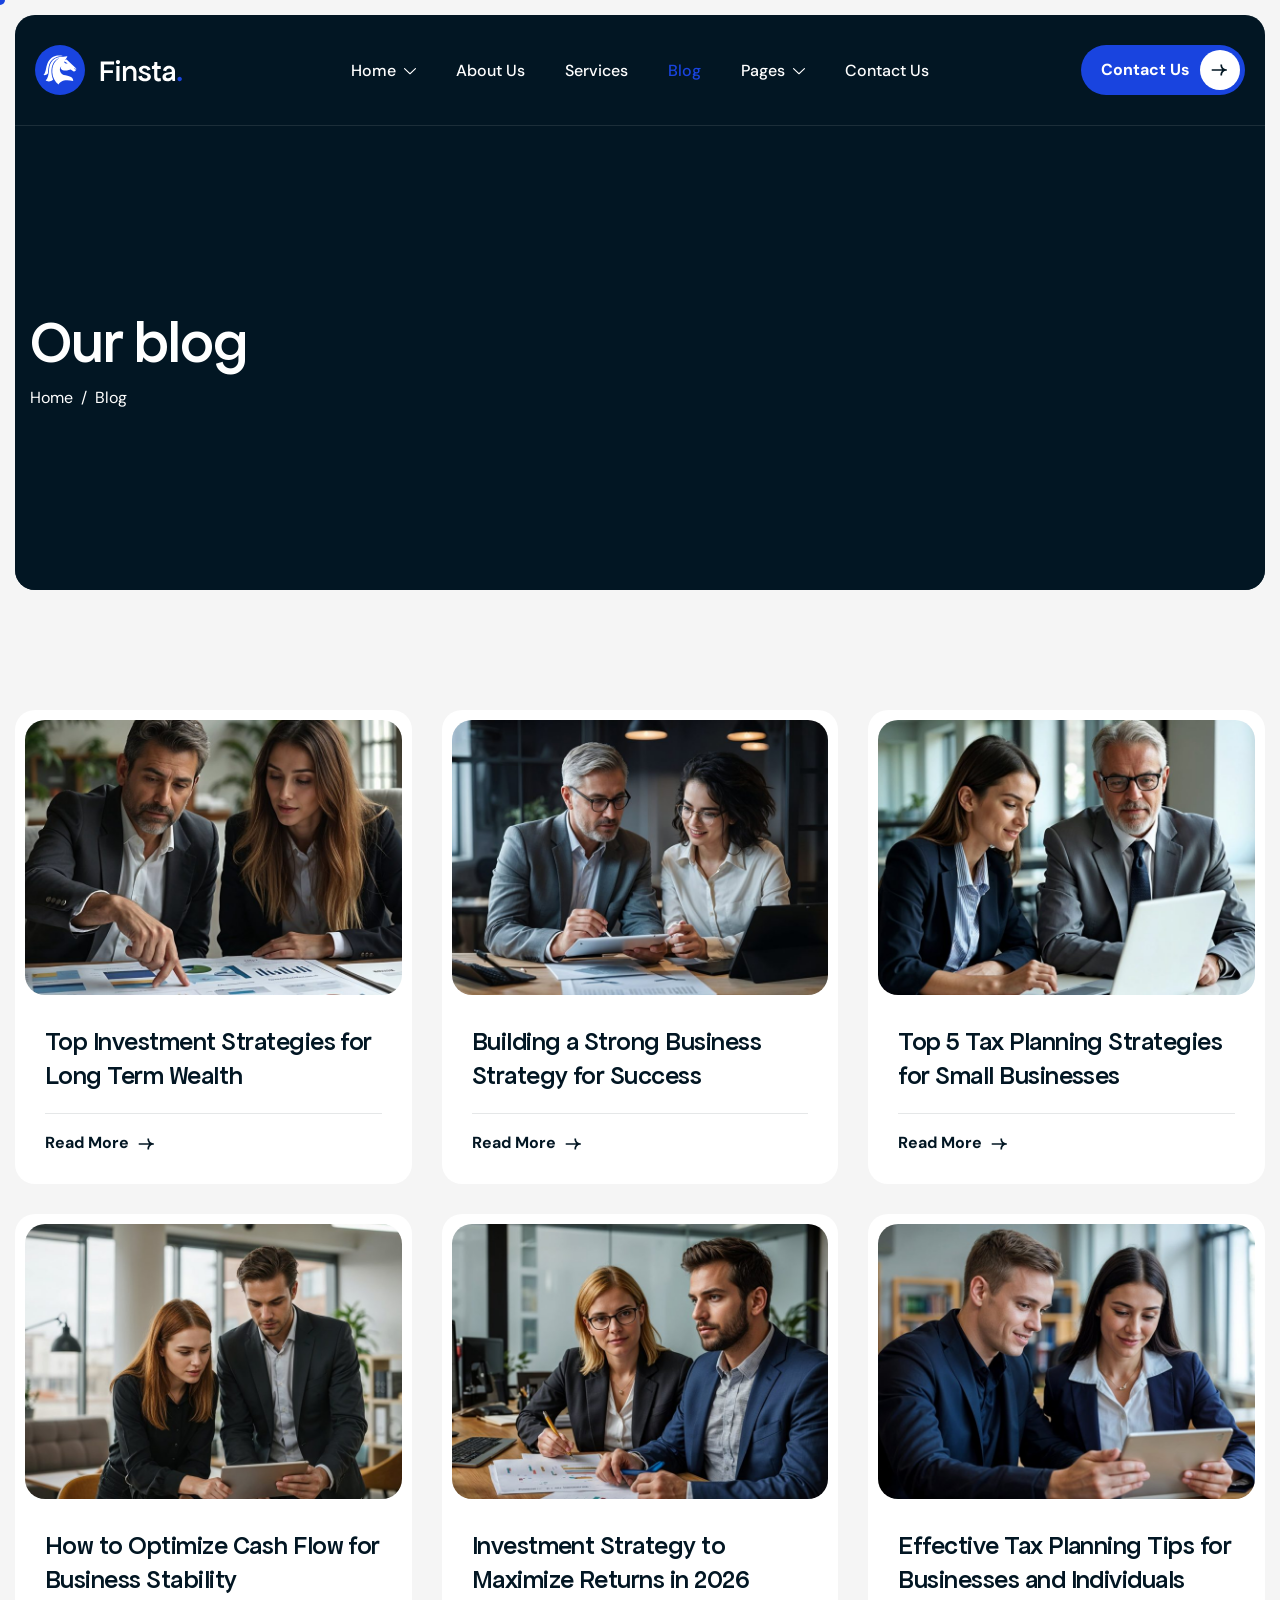
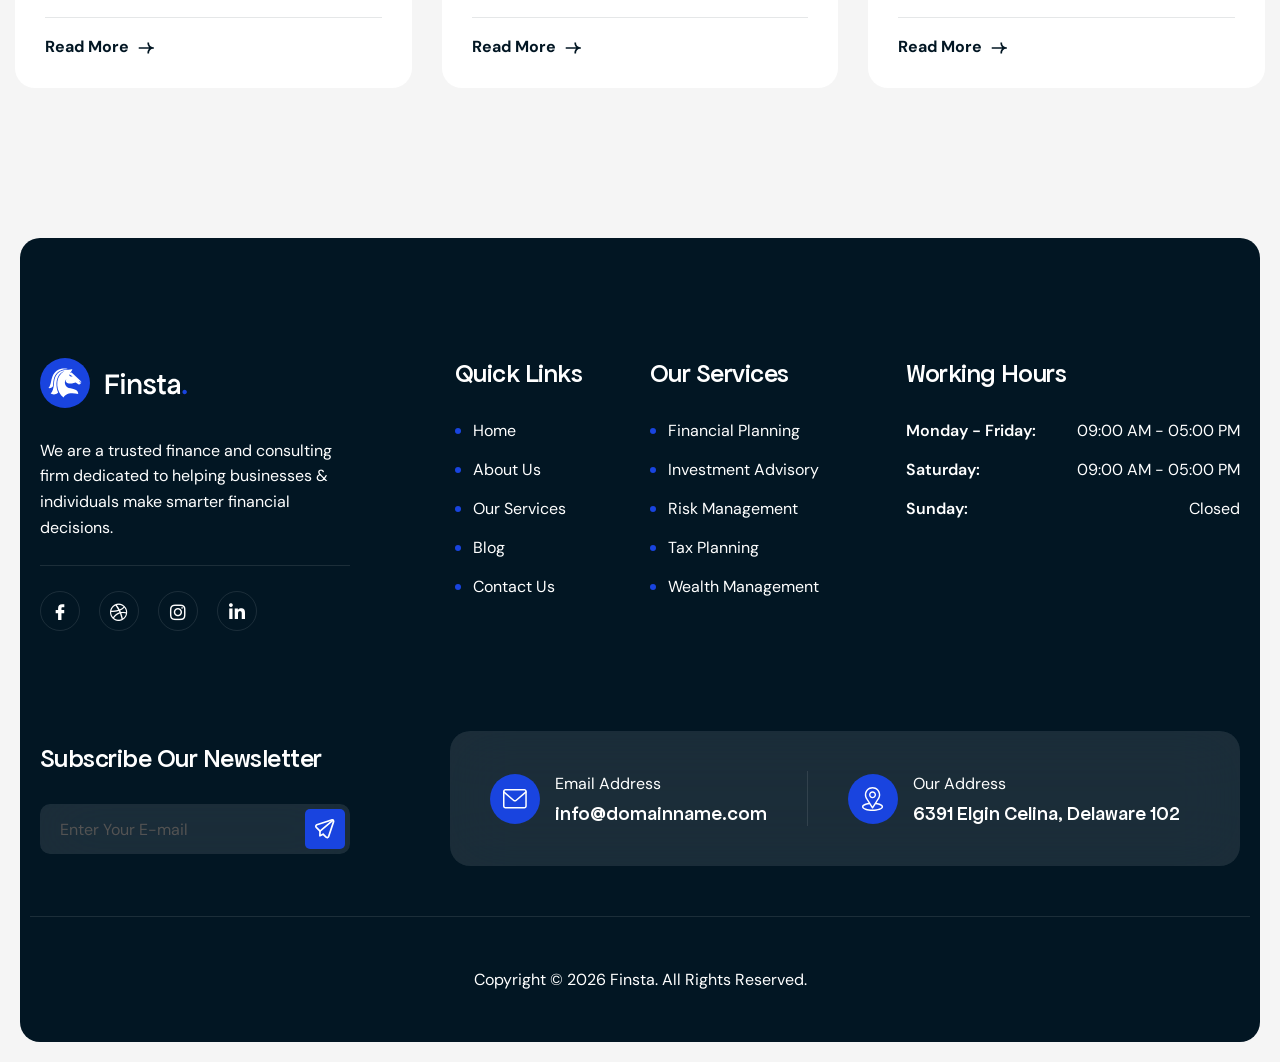
<file: blog.html>
<!DOCTYPE html>

<html lang="en-US">
<head>
<meta charset="utf-8"/>
<meta content="width=device-width, initial-scale=1.0" name="viewport"/>
<title>Blog – Finsta</title>
<meta content="max-image-preview:large" name="robots"/>
<link href="//fonts.googleapis.com" rel="dns-prefetch"/>
<style id="wp-img-auto-sizes-contain-inline-css">
img:is([sizes=auto i],[sizes^="auto," i]){contain-intrinsic-size:3000px 1500px}
/*# sourceURL=wp-img-auto-sizes-contain-inline-css */
</style>
<style id="cf-frontend-style-inline-css">
@font-face {
	font-family: 'Apfel Grotezk';
	font-style: normal;
	font-weight: 300;
	src: url('assets/fonts/ApfelGrotezk-Brukt.ttf') format('truetype'),
		url('assets/fonts/ApfelGrotezk-Brukt.woff') format('woff'),
		url('assets/fonts/ApfelGrotezk-Brukt.woff2') format('woff2');
}
@font-face {
	font-family: 'Apfel Grotezk';
	font-style: normal;
	font-weight: 400;
	src: url('assets/fonts/ApfelGrotezk-Regular.ttf') format('truetype'),
		url('assets/fonts/ApfelGrotezk-Regular.woff') format('woff'),
		url('assets/fonts/ApfelGrotezk-Regular.woff2') format('woff2');
}
@font-face {
	font-family: 'Apfel Grotezk';
	font-style: normal;
	font-weight: 500;
	src: url('assets/fonts/ApfelGrotezk-Mittel.ttf') format('truetype'),
		url('assets/fonts/ApfelGrotezk-Mittel.woff') format('woff'),
		url('assets/fonts/ApfelGrotezk-Mittel.woff2') format('woff2');
}
@font-face {
	font-family: 'Apfel Grotezk';
	font-style: normal;
	font-weight: 700;
	src: url('assets/fonts/ApfelGrotezk-Fett.ttf') format('truetype'),
		url('assets/fonts/ApfelGrotezk-Fett.woff') format('woff'),
		url('assets/fonts/ApfelGrotezk-Fett.woff2') format('woff2');
}
@font-face {
	font-family: 'Apfel Grotezk';
	font-style: normal;
	font-weight: 900;
	src: url('assets/fonts/ApfelGrotezk-Satt.ttf') format('truetype'),
		url('assets/fonts/ApfelGrotezk-Satt.woff') format('woff'),
		url('assets/fonts/ApfelGrotezk-Satt.woff2') format('woff2');
}
/*# sourceURL=cf-frontend-style-inline-css */
</style>
<style id="wp-emoji-styles-inline-css">

	img.wp-smiley, img.emoji {
		display: inline !important;
		border: none !important;
		box-shadow: none !important;
		height: 1em !important;
		width: 1em !important;
		margin: 0 0.07em !important;
		vertical-align: -0.1em !important;
		background: none !important;
		padding: 0 !important;
	}
/*# sourceURL=wp-emoji-styles-inline-css */
</style>
<link href="assets/css/blog_style.min.css" id="wp-block-library-css" media="all" rel="stylesheet"/>
<style id="classic-theme-styles-inline-css">
/*! This file is auto-generated */
.wp-block-button__link{color:#fff;background-color:#32373c;border-radius:9999px;box-shadow:none;text-decoration:none;padding:calc(.667em + 2px) calc(1.333em + 2px);font-size:1.125em}.wp-block-file__button{background:#32373c;color:#fff;text-decoration:none}
/*# sourceURL=/wp-includes/css/classic-themes.min.css */
</style>
<style id="global-styles-inline-css">
:root{--wp--preset--aspect-ratio--square: 1;--wp--preset--aspect-ratio--4-3: 4/3;--wp--preset--aspect-ratio--3-4: 3/4;--wp--preset--aspect-ratio--3-2: 3/2;--wp--preset--aspect-ratio--2-3: 2/3;--wp--preset--aspect-ratio--16-9: 16/9;--wp--preset--aspect-ratio--9-16: 9/16;--wp--preset--color--black: #000000;--wp--preset--color--cyan-bluish-gray: #abb8c3;--wp--preset--color--white: #ffffff;--wp--preset--color--pale-pink: #f78da7;--wp--preset--color--vivid-red: #cf2e2e;--wp--preset--color--luminous-vivid-orange: #ff6900;--wp--preset--color--luminous-vivid-amber: #fcb900;--wp--preset--color--light-green-cyan: #7bdcb5;--wp--preset--color--vivid-green-cyan: #00d084;--wp--preset--color--pale-cyan-blue: #8ed1fc;--wp--preset--color--vivid-cyan-blue: #0693e3;--wp--preset--color--vivid-purple: #9b51e0;--wp--preset--gradient--vivid-cyan-blue-to-vivid-purple: linear-gradient(135deg,rgb(6,147,227) 0%,rgb(155,81,224) 100%);--wp--preset--gradient--light-green-cyan-to-vivid-green-cyan: linear-gradient(135deg,rgb(122,220,180) 0%,rgb(0,208,130) 100%);--wp--preset--gradient--luminous-vivid-amber-to-luminous-vivid-orange: linear-gradient(135deg,rgb(252,185,0) 0%,rgb(255,105,0) 100%);--wp--preset--gradient--luminous-vivid-orange-to-vivid-red: linear-gradient(135deg,rgb(255,105,0) 0%,rgb(207,46,46) 100%);--wp--preset--gradient--very-light-gray-to-cyan-bluish-gray: linear-gradient(135deg,rgb(238,238,238) 0%,rgb(169,184,195) 100%);--wp--preset--gradient--cool-to-warm-spectrum: linear-gradient(135deg,rgb(74,234,220) 0%,rgb(151,120,209) 20%,rgb(207,42,186) 40%,rgb(238,44,130) 60%,rgb(251,105,98) 80%,rgb(254,248,76) 100%);--wp--preset--gradient--blush-light-purple: linear-gradient(135deg,rgb(255,206,236) 0%,rgb(152,150,240) 100%);--wp--preset--gradient--blush-bordeaux: linear-gradient(135deg,rgb(254,205,165) 0%,rgb(254,45,45) 50%,rgb(107,0,62) 100%);--wp--preset--gradient--luminous-dusk: linear-gradient(135deg,rgb(255,203,112) 0%,rgb(199,81,192) 50%,rgb(65,88,208) 100%);--wp--preset--gradient--pale-ocean: linear-gradient(135deg,rgb(255,245,203) 0%,rgb(182,227,212) 50%,rgb(51,167,181) 100%);--wp--preset--gradient--electric-grass: linear-gradient(135deg,rgb(202,248,128) 0%,rgb(113,206,126) 100%);--wp--preset--gradient--midnight: linear-gradient(135deg,rgb(2,3,129) 0%,rgb(40,116,252) 100%);--wp--preset--font-size--small: 13px;--wp--preset--font-size--medium: 20px;--wp--preset--font-size--large: 36px;--wp--preset--font-size--x-large: 42px;--wp--preset--spacing--20: 0.44rem;--wp--preset--spacing--30: 0.67rem;--wp--preset--spacing--40: 1rem;--wp--preset--spacing--50: 1.5rem;--wp--preset--spacing--60: 2.25rem;--wp--preset--spacing--70: 3.38rem;--wp--preset--spacing--80: 5.06rem;--wp--preset--shadow--natural: 6px 6px 9px rgba(0, 0, 0, 0.2);--wp--preset--shadow--deep: 12px 12px 50px rgba(0, 0, 0, 0.4);--wp--preset--shadow--sharp: 6px 6px 0px rgba(0, 0, 0, 0.2);--wp--preset--shadow--outlined: 6px 6px 0px -3px rgb(255, 255, 255), 6px 6px rgb(0, 0, 0);--wp--preset--shadow--crisp: 6px 6px 0px rgb(0, 0, 0);}.wp-block-button{--wp--preset--dimension--25: 25%;--wp--preset--dimension--50: 50%;--wp--preset--dimension--75: 75%;--wp--preset--dimension--100: 100%;}:where(body) { margin: 0; }:where(.is-layout-flex){gap: 0.5em;}:where(.is-layout-grid){gap: 0.5em;}body .is-layout-flex{display: flex;}.is-layout-flex{flex-wrap: wrap;align-items: center;}.is-layout-flex > :is(*, div){margin: 0;}body .is-layout-grid{display: grid;}.is-layout-grid > :is(*, div){margin: 0;}body{padding-top: 0px;padding-right: 0px;padding-bottom: 0px;padding-left: 0px;}:root :where(.wp-element-button, .wp-block-button__link){background-color: #32373c;border-width: 0;color: #fff;font-family: inherit;font-size: inherit;font-style: inherit;font-weight: inherit;letter-spacing: inherit;line-height: inherit;padding-top: calc(0.667em + 2px);padding-right: calc(1.333em + 2px);padding-bottom: calc(0.667em + 2px);padding-left: calc(1.333em + 2px);text-decoration: none;text-transform: inherit;}.has-black-color{color: var(--wp--preset--color--black) !important;}.has-cyan-bluish-gray-color{color: var(--wp--preset--color--cyan-bluish-gray) !important;}.has-white-color{color: var(--wp--preset--color--white) !important;}.has-pale-pink-color{color: var(--wp--preset--color--pale-pink) !important;}.has-vivid-red-color{color: var(--wp--preset--color--vivid-red) !important;}.has-luminous-vivid-orange-color{color: var(--wp--preset--color--luminous-vivid-orange) !important;}.has-luminous-vivid-amber-color{color: var(--wp--preset--color--luminous-vivid-amber) !important;}.has-light-green-cyan-color{color: var(--wp--preset--color--light-green-cyan) !important;}.has-vivid-green-cyan-color{color: var(--wp--preset--color--vivid-green-cyan) !important;}.has-pale-cyan-blue-color{color: var(--wp--preset--color--pale-cyan-blue) !important;}.has-vivid-cyan-blue-color{color: var(--wp--preset--color--vivid-cyan-blue) !important;}.has-vivid-purple-color{color: var(--wp--preset--color--vivid-purple) !important;}.has-black-background-color{background-color: var(--wp--preset--color--black) !important;}.has-cyan-bluish-gray-background-color{background-color: var(--wp--preset--color--cyan-bluish-gray) !important;}.has-white-background-color{background-color: var(--wp--preset--color--white) !important;}.has-pale-pink-background-color{background-color: var(--wp--preset--color--pale-pink) !important;}.has-vivid-red-background-color{background-color: var(--wp--preset--color--vivid-red) !important;}.has-luminous-vivid-orange-background-color{background-color: var(--wp--preset--color--luminous-vivid-orange) !important;}.has-luminous-vivid-amber-background-color{background-color: var(--wp--preset--color--luminous-vivid-amber) !important;}.has-light-green-cyan-background-color{background-color: var(--wp--preset--color--light-green-cyan) !important;}.has-vivid-green-cyan-background-color{background-color: var(--wp--preset--color--vivid-green-cyan) !important;}.has-pale-cyan-blue-background-color{background-color: var(--wp--preset--color--pale-cyan-blue) !important;}.has-vivid-cyan-blue-background-color{background-color: var(--wp--preset--color--vivid-cyan-blue) !important;}.has-vivid-purple-background-color{background-color: var(--wp--preset--color--vivid-purple) !important;}.has-black-border-color{border-color: var(--wp--preset--color--black) !important;}.has-cyan-bluish-gray-border-color{border-color: var(--wp--preset--color--cyan-bluish-gray) !important;}.has-white-border-color{border-color: var(--wp--preset--color--white) !important;}.has-pale-pink-border-color{border-color: var(--wp--preset--color--pale-pink) !important;}.has-vivid-red-border-color{border-color: var(--wp--preset--color--vivid-red) !important;}.has-luminous-vivid-orange-border-color{border-color: var(--wp--preset--color--luminous-vivid-orange) !important;}.has-luminous-vivid-amber-border-color{border-color: var(--wp--preset--color--luminous-vivid-amber) !important;}.has-light-green-cyan-border-color{border-color: var(--wp--preset--color--light-green-cyan) !important;}.has-vivid-green-cyan-border-color{border-color: var(--wp--preset--color--vivid-green-cyan) !important;}.has-pale-cyan-blue-border-color{border-color: var(--wp--preset--color--pale-cyan-blue) !important;}.has-vivid-cyan-blue-border-color{border-color: var(--wp--preset--color--vivid-cyan-blue) !important;}.has-vivid-purple-border-color{border-color: var(--wp--preset--color--vivid-purple) !important;}.has-vivid-cyan-blue-to-vivid-purple-gradient-background{background: var(--wp--preset--gradient--vivid-cyan-blue-to-vivid-purple) !important;}.has-light-green-cyan-to-vivid-green-cyan-gradient-background{background: var(--wp--preset--gradient--light-green-cyan-to-vivid-green-cyan) !important;}.has-luminous-vivid-amber-to-luminous-vivid-orange-gradient-background{background: var(--wp--preset--gradient--luminous-vivid-amber-to-luminous-vivid-orange) !important;}.has-luminous-vivid-orange-to-vivid-red-gradient-background{background: var(--wp--preset--gradient--luminous-vivid-orange-to-vivid-red) !important;}.has-very-light-gray-to-cyan-bluish-gray-gradient-background{background: var(--wp--preset--gradient--very-light-gray-to-cyan-bluish-gray) !important;}.has-cool-to-warm-spectrum-gradient-background{background: var(--wp--preset--gradient--cool-to-warm-spectrum) !important;}.has-blush-light-purple-gradient-background{background: var(--wp--preset--gradient--blush-light-purple) !important;}.has-blush-bordeaux-gradient-background{background: var(--wp--preset--gradient--blush-bordeaux) !important;}.has-luminous-dusk-gradient-background{background: var(--wp--preset--gradient--luminous-dusk) !important;}.has-pale-ocean-gradient-background{background: var(--wp--preset--gradient--pale-ocean) !important;}.has-electric-grass-gradient-background{background: var(--wp--preset--gradient--electric-grass) !important;}.has-midnight-gradient-background{background: var(--wp--preset--gradient--midnight) !important;}.has-small-font-size{font-size: var(--wp--preset--font-size--small) !important;}.has-medium-font-size{font-size: var(--wp--preset--font-size--medium) !important;}.has-large-font-size{font-size: var(--wp--preset--font-size--large) !important;}.has-x-large-font-size{font-size: var(--wp--preset--font-size--x-large) !important;}
:root :where(.wp-block-icon svg){width: 24px;}
:where(.wp-block-gallery.is-layout-flex){gap: var( --wp--style--gallery-gap-default, var( --gallery-block--gutter-size, var( --wp--style--block-gap, 0.5em ) ) );}:where(.wp-block-gallery.is-layout-grid){gap: var( --wp--style--gallery-gap-default, var( --gallery-block--gutter-size, var( --wp--style--block-gap, 0.5em ) ) );}
:where(.wp-block-latest-posts.is-layout-flex){gap: 1.25em;}:where(.wp-block-latest-posts.is-layout-grid){gap: 1.25em;}
:where(.wp-block-post-template.is-layout-flex){gap: 1.25em;}:where(.wp-block-post-template.is-layout-grid){gap: 1.25em;}
:where(.wp-block-term-template.is-layout-flex){gap: 1.25em;}:where(.wp-block-term-template.is-layout-grid){gap: 1.25em;}
:where(.wp-block-columns.is-layout-flex){gap: 2em;}:where(.wp-block-columns.is-layout-grid){gap: 2em;}
:root :where(.wp-block-pullquote){font-size: 1.5em;line-height: 1.6;}
/*# sourceURL=global-styles-inline-css */
</style>
<link href="assets/css/0_styles.css" id="contact-form-7-css" media="all" rel="stylesheet"/>
<link href="assets/css/1_frontend.min.css" id="elementor-frontend-css" media="all" rel="stylesheet"/>
<link href="assets/css/21_post-226.css" id="elementor-post-226-css" media="all" rel="stylesheet"/>
<link href="assets/css/4_common.css" id="ekit-widget-common-css" media="all" rel="stylesheet"/>
<link href="assets/css/22_nav-menu.css" id="ekit-nav-menu-css" media="all" rel="stylesheet"/>
<link href="assets/css/5_creative-button.css" id="ekit-pro-creative-button-css" media="all" rel="stylesheet"/>
<link href="assets/css/about_post-227.css" id="elementor-post-227-css" media="all" rel="stylesheet"/>
<link href="assets/css/6_widget-image.min.css" id="widget-image-css" media="all" rel="stylesheet"/>
<link href="assets/css/19_social.css" id="ekit-social-css" media="all" rel="stylesheet"/>
<link href="assets/css/3_widget-heading.min.css" id="widget-heading-css" media="all" rel="stylesheet"/>
<link href="assets/css/24_vertical-menu.css" id="ekit-pro-vertical-menu-css" media="all" rel="stylesheet"/>
<link href="assets/css/25_business-hours.css" id="ekit-business-hours-css" media="all" rel="stylesheet"/>
<link href="assets/css/10_button.css" id="ekit-button-css" media="all" rel="stylesheet"/>
<link href="assets/css/11_icon-box.css" id="ekit-icon-box-css" media="all" rel="stylesheet"/>
<link href="assets/css/29_header-search.css" id="ekit-header-search-css" media="all" rel="stylesheet"/>
<link href="assets/css/30_header-offcanvas.css" id="ekit-header-offcanvas-css" media="all" rel="stylesheet"/>
<link href="assets/css/31_header-info.css" id="ekit-header-info-css" media="all" rel="stylesheet"/>
<link href="https://fonts.googleapis.com/css2?family=DM+Sans:ital,opsz,wght@0,9..40,100..1000;1,9..40,100..1000&amp;family=Public+Sans:ital,wght@0,100..900;1,100..900&amp;display=swap" id="finsta-font-css" media="all" rel="stylesheet"/>
<link href="assets/css/33_css-variable.css" id="finsta-css-variable-css" media="all" rel="stylesheet"/>
<link href="assets/css/34_all.min.css" id="fontawesome-6.4.0-css" media="all" rel="stylesheet"/>
<link href="assets/css/35_bootstrap.min.css" id="bootstrap-5.3.2-css" media="all" rel="stylesheet"/>
<link href="assets/css/36_style.css" id="finsta-style-css" media="all" rel="stylesheet"/>
<link href="assets/css/38_fontawesome.min.css" id="elementor-icons-shared-0-css" media="all" rel="stylesheet"/>
<link href="assets/css/40_brands.min.css" id="elementor-icons-fa-brands-css" media="all" rel="stylesheet"/>
<script type="text/javascript">
		var elementskit = {
			resturl: 'https://demo.awaikenthemes.com/finsta/wp-json/elementskit/v1/',
		}

		</script><script id="jquery-core-js" src="assets/js/1_jquery.min.js"></script>
<script id="jquery-migrate-js" src="assets/js/2_jquery-migrate.min.js"></script>
<link href="https://demo.awaikenthemes.com/finsta/wp-json/" rel="https://api.w.org/"/><link href="https://demo.awaikenthemes.com/finsta/xmlrpc.php?rsd" rel="EditURI" title="RSD" type="application/rsd+xml"/>
<meta content="Elementor 4.3.4; settings: css_print_method-external, google_font-enabled, font_display-swap" name="generator"/>
<script type="text/javascript">var elementskit_module_parallax_url = "https://demo.awaikenthemes.com/finsta/wp-content/plugins/elementskit/modules/parallax/";</script> <style>
				.e-con.e-parent:nth-of-type(n+4):not(.e-lazyloaded):not(.e-no-lazyload),
				.e-con.e-parent:nth-of-type(n+4):not(.e-lazyloaded):not(.e-no-lazyload) * {
					background-image: none !important;
				}
				@media screen and (max-height: 1024px) {
					.e-con.e-parent:nth-of-type(n+3):not(.e-lazyloaded):not(.e-no-lazyload),
					.e-con.e-parent:nth-of-type(n+3):not(.e-lazyloaded):not(.e-no-lazyload) * {
						background-image: none !important;
					}
				}
				@media screen and (max-height: 640px) {
					.e-con.e-parent:nth-of-type(n+2):not(.e-lazyloaded):not(.e-no-lazyload),
					.e-con.e-parent:nth-of-type(n+2):not(.e-lazyloaded):not(.e-no-lazyload) * {
						background-image: none !important;
					}
				}
			</style>
<link href="assets/images/favicon.png" rel="icon" sizes="32x32"/>
<link href="assets/images/favicon.png" rel="icon" sizes="192x192"/>
<link href="assets/images/favicon.png" rel="apple-touch-icon"/>
<meta content="assets/images/favicon.png" name="msapplication-TileImage"/>
<link href="assets/css/override_fixes.css" rel="stylesheet"/></head>
<body class="blog wp-custom-logo wp-theme-finsta tt-magic-cursor fancy-scrollbar elementor-default elementor-kit-9">
<div class="theme-preloader">
<div class="loading-container">
<div class="loading"></div>
<div id="loading-icon"><img alt="Preloader" loading="eager" src="assets/images/0_loader.svg" srcset=""/></div>
</div>
</div>
<div id="magic-cursor">
<div id="ball"></div>
</div>
<a class="skip-link screen-reader-text" href="#content">
			Skip to content		</a>
<div class="ekit-template-content-markup ekit-template-content-header ekit-template-content-theme-support">
<div class="elementor elementor-226" data-elementor-id="226" data-elementor-type="wp-post">
<div class="elementor-element elementor-element-7194a45 e-con-full header-version-1 e-flex e-con e-parent" data-e-type="container" data-element_type="container" data-id="7194a45" data-settings='{"position":"absolute","background_background":"classic"}'>
<div class="elementor-element elementor-element-a3387b8 e-flex e-con-boxed e-con e-child" data-e-type="container" data-element_type="container" data-id="a3387b8">
<div class="e-con-inner">
<div class="elementor-element elementor-element-258cb11 e-con-full e-flex e-con e-child" data-e-type="container" data-element_type="container" data-id="258cb11">
<div class="elementor-element elementor-element-771a14e elementor-widget elementor-widget-finsta-site-logo" data-e-type="widget" data-element_type="widget" data-id="771a14e" data-settings='{"align":"left","width":{"unit":"%","size":100,"sizes":[]},"space":{"unit":"%","size":100,"sizes":[]},"width_tablet":{"unit":"%","size":"","sizes":[]},"width_mobile":{"unit":"%","size":"","sizes":[]},"space_tablet":{"unit":"%","size":"","sizes":[]},"space_mobile":{"unit":"%","size":"","sizes":[]},"max_height":{"unit":"px","size":"","sizes":[]},"max_height_tablet":{"unit":"px","size":"","sizes":[]},"max_height_mobile":{"unit":"px","size":"","sizes":[]},"image_border_radius":{"unit":"px","top":"","right":"","bottom":"","left":"","isLinked":true},"image_border_radius_tablet":{"unit":"px","top":"","right":"","bottom":"","left":"","isLinked":true},"image_border_radius_mobile":{"unit":"px","top":"","right":"","bottom":"","left":"","isLinked":true},"caption_padding":{"unit":"px","top":"","right":"","bottom":"","left":"","isLinked":true},"caption_padding_tablet":{"unit":"px","top":"","right":"","bottom":"","left":"","isLinked":true},"caption_padding_mobile":{"unit":"px","top":"","right":"","bottom":"","left":"","isLinked":true},"caption_space":{"unit":"px","size":0,"sizes":[]},"caption_space_tablet":{"unit":"px","size":"","sizes":[]},"caption_space_mobile":{"unit":"px","size":"","sizes":[]},"ekit_we_effect_on":"none"}' data-widget_type="finsta-site-logo.default">
<div class="elementor-widget-container">
<div class="ata-site-logo">
<a class="elementor-clickable" data-elementor-open-lightbox="" href="index.html">
<div class="ata-site-logo-set">
<div class="ata-site-logo-container">
<img alt="default-logo" class="ata-site-logo-img elementor-animation-" loading="eager" src="assets/images/1_logo.svg" srcset=""/>
</div>
</div>
</a>
</div>
</div>
</div>
</div>
<div class="elementor-element elementor-element-c1386dd e-con-full e-flex e-con e-child" data-e-type="container" data-element_type="container" data-id="c1386dd">
<div class="elementor-element elementor-element-5493365 main-header-menu elementor-widget elementor-widget-ekit-nav-menu" data-e-type="widget" data-element_type="widget" data-id="5493365" data-settings='{"ekit_we_effect_on":"none"}' data-widget_type="ekit-nav-menu.default">
<div class="elementor-widget-container">
<nav aria-label="Header Menu" class="ekit-wid-con ekit_menu_responsive_tablet" data-close-on-anchor="no" data-hamburger-icon="icon icon-menu-11" data-hamburger-icon-type="icon" data-responsive-breakpoint="1024">
<button aria-controls="ekit-megamenu-header-menu" aria-expanded="false" aria-label="Menu" class="elementskit-menu-hamburger elementskit-menu-toggler" type="button">
<svg class="ekit-menu-icon ekit-svg-icon icon-menu-11" viewbox="0 0 32 32" xmlns="http://www.w3.org/2000/svg"><path d="M30.707 15.107h-29.415c-0.714 0-1.293 0.579-1.293 1.293s0.579 1.293 1.293 1.293h29.415c0.714 0 1.293-0.579 1.293-1.293s-0.579-1.293-1.293-1.293zM30.707 5.302h-29.415c-0.714 0-1.293 0.579-1.293 1.293s0.579 1.293 1.293 1.293h29.415c0.714 0 1.293-0.579 1.293-1.293s-0.579-1.293-1.293-1.293zM30.707 24.912h-29.415c-0.714 0-1.293 0.579-1.293 1.293s0.579 1.293 1.293 1.293h29.415c0.714 0 1.293-0.579 1.293-1.293s-0.579-1.293-1.293-1.293z"></path></svg> </button>
<div class="elementskit-menu-container elementskit-menu-offcanvas-elements elementskit-navbar-nav-default ekit-nav-menu-one-page-no ekit-nav-dropdown-hover" id="ekit-megamenu-header-menu"><ul class="elementskit-navbar-nav elementskit-menu-po-center submenu-click-on-icon" id="menu-header-menu"><li class="menu-item menu-item-type-custom menu-item-object-custom menu-item-has-children menu-item-846 nav-item elementskit-dropdown-has relative_position elementskit-dropdown-menu-default_width elementskit-mobile-builder-content" data-vertical-menu="750px" id="menu-item-846"><a aria-controls="ekit-submenu-846" aria-expanded="false" aria-haspopup="true" class="ekit-menu-nav-link ekit-menu-dropdown-toggle" href="#">Home<svg class="elementskit-submenu-indicator ekit-svg-icon icon-down-arrow1" viewbox="0 0 32 32" xmlns="http://www.w3.org/2000/svg"><path d="M31.582 8.495c-0.578-0.613-1.544-0.635-2.153-0.059l-13.43 12.723-13.428-12.723c-0.61-0.578-1.574-0.553-2.153 0.059-0.579 0.611-0.553 1.576 0.058 2.155l14.477 13.715c0.293 0.277 0.67 0.418 1.047 0.418s0.756-0.14 1.048-0.418l14.477-13.715c0.611-0.579 0.637-1.544 0.058-2.155z"></path></svg></a>
<ul class="elementskit-dropdown elementskit-submenu-panel" id="ekit-submenu-846">
<li class="menu-item menu-item-type-post_type menu-item-object-page menu-item-home menu-item-158 nav-item elementskit-mobile-builder-content" data-vertical-menu="750px" id="menu-item-158"><a class="dropdown-item" href="index.html">Home – Version 1</a> <li class="menu-item menu-item-type-post_type menu-item-object-page menu-item-10717 nav-item elementskit-mobile-builder-content" data-vertical-menu="750px" id="menu-item-10717"><a class="dropdown-item" href="index.html">Home – Version 2</a> <li class="menu-item menu-item-type-post_type menu-item-object-page menu-item-10718 nav-item elementskit-mobile-builder-content" data-vertical-menu="750px" id="menu-item-10718"><a class="dropdown-item" href="index.html">Home – Version 3</a></li></li></li></ul>
</li>
<li class="menu-item menu-item-type-post_type menu-item-object-page menu-item-10725 nav-item elementskit-mobile-builder-content" data-vertical-menu="750px" id="menu-item-10725"><a class="ekit-menu-nav-link" href="About_Us.html">About Us</a></li>
<li class="menu-item menu-item-type-post_type menu-item-object-page menu-item-10731 nav-item elementskit-mobile-builder-content" data-vertical-menu="750px" id="menu-item-10731"><a class="ekit-menu-nav-link" href="services.html">Services</a></li>
<li class="menu-item menu-item-type-post_type menu-item-object-page current-menu-item page_item page-item-15 current_page_item current_page_parent menu-item-159 nav-item elementskit-mobile-builder-content active" data-vertical-menu="750px" id="menu-item-159"><a class="ekit-menu-nav-link active" href="blog.html">Blog</a></li>
<li class="menu-item menu-item-type-custom menu-item-object-custom menu-item-has-children menu-item-843 nav-item elementskit-dropdown-has relative_position elementskit-dropdown-menu-default_width elementskit-mobile-builder-content" data-vertical-menu="750px" id="menu-item-843"><a aria-controls="ekit-submenu-843" aria-expanded="false" aria-haspopup="true" class="ekit-menu-nav-link ekit-menu-dropdown-toggle" href="#">Pages<svg class="elementskit-submenu-indicator ekit-svg-icon icon-down-arrow1" viewbox="0 0 32 32" xmlns="http://www.w3.org/2000/svg"><path d="M31.582 8.495c-0.578-0.613-1.544-0.635-2.153-0.059l-13.43 12.723-13.428-12.723c-0.61-0.578-1.574-0.553-2.153 0.059-0.579 0.611-0.553 1.576 0.058 2.155l14.477 13.715c0.293 0.277 0.67 0.418 1.047 0.418s0.756-0.14 1.048-0.418l14.477-13.715c0.611-0.579 0.637-1.544 0.058-2.155z"></path></svg></a>
<ul class="elementskit-dropdown elementskit-submenu-panel" id="ekit-submenu-843">
<li class="menu-item menu-item-type-post_type menu-item-object-page menu-item-10732 nav-item elementskit-mobile-builder-content" data-vertical-menu="750px" id="menu-item-10732"><a class="dropdown-item" href="services.html">Service Details</a> <li class="menu-item menu-item-type-post_type menu-item-object-post menu-item-10741 nav-item elementskit-mobile-builder-content" data-vertical-menu="750px" id="menu-item-10741"><a class="dropdown-item" href="https://demo.awaikenthemes.com/finsta/top-investment-strategies-for-long-term-wealth/">Blog Details</a> <li class="menu-item menu-item-type-post_type_archive menu-item-object-awaiken-project menu-item-11735 nav-item elementskit-mobile-builder-content" data-vertical-menu="750px" id="menu-item-11735"><a class="dropdown-item" href="https://demo.awaikenthemes.com/finsta/projects/">Our Projects</a> <li class="menu-item menu-item-type-post_type menu-item-object-awaiken-project menu-item-13449 nav-item elementskit-mobile-builder-content" data-vertical-menu="750px" id="menu-item-13449"><a class="dropdown-item" href="https://demo.awaikenthemes.com/finsta/projects/advanced-tax-planning-and-compliance/">Project Details</a> <li class="menu-item menu-item-type-post_type menu-item-object-page menu-item-10728 nav-item elementskit-mobile-builder-content" data-vertical-menu="750px" id="menu-item-10728"><a class="dropdown-item" href="https://demo.awaikenthemes.com/finsta/our-team/">Our Team</a> <li class="menu-item menu-item-type-post_type menu-item-object-page menu-item-10733 nav-item elementskit-mobile-builder-content" data-vertical-menu="750px" id="menu-item-10733"><a class="dropdown-item" href="https://demo.awaikenthemes.com/finsta/our-team/john-anderson/">Team Details</a> <li class="menu-item menu-item-type-post_type menu-item-object-page menu-item-10729 nav-item elementskit-mobile-builder-content" data-vertical-menu="750px" id="menu-item-10729"><a class="dropdown-item" href="https://demo.awaikenthemes.com/finsta/pricing-plan/">Pricing Plan</a> <li class="menu-item menu-item-type-post_type menu-item-object-page menu-item-10734 nav-item elementskit-mobile-builder-content" data-vertical-menu="750px" id="menu-item-10734"><a class="dropdown-item" href="https://demo.awaikenthemes.com/finsta/testimonials/">Testimonials</a> <li class="menu-item menu-item-type-post_type menu-item-object-page menu-item-10727 nav-item elementskit-mobile-builder-content" data-vertical-menu="750px" id="menu-item-10727"><a class="dropdown-item" href="https://demo.awaikenthemes.com/finsta/image-gallery/">Image Gallery</a> <li class="menu-item menu-item-type-post_type menu-item-object-page menu-item-10735 nav-item elementskit-mobile-builder-content" data-vertical-menu="750px" id="menu-item-10735"><a class="dropdown-item" href="https://demo.awaikenthemes.com/finsta/video-gallery/">Video Gallery</a> <li class="menu-item menu-item-type-post_type menu-item-object-page menu-item-11088 nav-item elementskit-mobile-builder-content" data-vertical-menu="750px" id="menu-item-11088"><a class="dropdown-item" href="https://demo.awaikenthemes.com/finsta/faqs/">FAQs</a> <li class="menu-item menu-item-type-custom menu-item-object-custom menu-item-10762 nav-item elementskit-mobile-builder-content" data-vertical-menu="750px" id="menu-item-10762"><a class="dropdown-item" href="https://demo.awaikenthemes.com/finsta/404">404</a> <li class="menu-item menu-item-type-custom menu-item-object-custom menu-item-has-children menu-item-4029 nav-item elementskit-dropdown-has relative_position elementskit-dropdown-menu-default_width elementskit-mobile-builder-content" data-vertical-menu="750px" id="menu-item-4029"><a aria-controls="ekit-submenu-4029" aria-expanded="false" aria-haspopup="true" class="dropdown-item" href="#">Header Layouts<svg class="elementskit-submenu-indicator ekit-svg-icon icon-down-arrow1" viewbox="0 0 32 32" xmlns="http://www.w3.org/2000/svg"><path d="M31.582 8.495c-0.578-0.613-1.544-0.635-2.153-0.059l-13.43 12.723-13.428-12.723c-0.61-0.578-1.574-0.553-2.153 0.059-0.579 0.611-0.553 1.576 0.058 2.155l14.477 13.715c0.293 0.277 0.67 0.418 1.047 0.418s0.756-0.14 1.048-0.418l14.477-13.715c0.611-0.579 0.637-1.544 0.058-2.155z"></path></svg></a>
<ul class="elementskit-dropdown elementskit-submenu-panel" id="ekit-submenu-4029">
<li class="menu-item menu-item-type-custom menu-item-object-custom menu-item-4043 nav-item elementskit-mobile-builder-content" data-vertical-menu="750px" id="menu-item-4043"><a class="dropdown-item" href="https://demo.awaikenthemes.com/finsta/?elementskit_template=header" target="_blank">Header Layout – 1</a> <li class="menu-item menu-item-type-custom menu-item-object-custom menu-item-4050 nav-item elementskit-mobile-builder-content" data-vertical-menu="750px" id="menu-item-4050"><a class="dropdown-item" href="https://demo.awaikenthemes.com/finsta/?elementskit_template=header-layout-2" target="_blank">Header Layout – 2</a> <li class="menu-item menu-item-type-custom menu-item-object-custom menu-item-4051 nav-item elementskit-mobile-builder-content" data-vertical-menu="750px" id="menu-item-4051"><a class="dropdown-item" href="https://demo.awaikenthemes.com/finsta/?elementskit_template=header-layout-3" target="_blank">Header Layout – 3</a> <li class="menu-item menu-item-type-custom menu-item-object-custom menu-item-4052 nav-item elementskit-mobile-builder-content" data-vertical-menu="750px" id="menu-item-4052"><a class="dropdown-item" href="https://demo.awaikenthemes.com/finsta/?elementskit_template=header-layout-4" target="_blank">Header Layout – 4</a> </li></li></li></li></ul>
<li class="menu-item menu-item-type-custom menu-item-object-custom menu-item-has-children menu-item-3212 nav-item elementskit-dropdown-has relative_position elementskit-dropdown-menu-default_width elementskit-mobile-builder-content" data-vertical-menu="750px" id="menu-item-3212"><a aria-controls="ekit-submenu-3212" aria-expanded="false" aria-haspopup="true" class="dropdown-item" href="#">Footer Layouts<svg class="elementskit-submenu-indicator ekit-svg-icon icon-down-arrow1" viewbox="0 0 32 32" xmlns="http://www.w3.org/2000/svg"><path d="M31.582 8.495c-0.578-0.613-1.544-0.635-2.153-0.059l-13.43 12.723-13.428-12.723c-0.61-0.578-1.574-0.553-2.153 0.059-0.579 0.611-0.553 1.576 0.058 2.155l14.477 13.715c0.293 0.277 0.67 0.418 1.047 0.418s0.756-0.14 1.048-0.418l14.477-13.715c0.611-0.579 0.637-1.544 0.058-2.155z"></path></svg></a>
<ul class="elementskit-dropdown elementskit-submenu-panel" id="ekit-submenu-3212">
<li class="menu-item menu-item-type-custom menu-item-object-custom menu-item-3222 nav-item elementskit-mobile-builder-content" data-vertical-menu="750px" id="menu-item-3222"><a class="dropdown-item" href="https://demo.awaikenthemes.com/finsta/?elementskit_template=footer" target="_blank">Footer Layout – 1</a> <li class="menu-item menu-item-type-custom menu-item-object-custom menu-item-3223 nav-item elementskit-mobile-builder-content" data-vertical-menu="750px" id="menu-item-3223"><a class="dropdown-item" href="https://demo.awaikenthemes.com/finsta/?elementskit_template=footer-home-2" target="_blank">Footer Layout – 2</a> <li class="menu-item menu-item-type-custom menu-item-object-custom menu-item-3231 nav-item elementskit-mobile-builder-content" data-vertical-menu="750px" id="menu-item-3231"><a class="dropdown-item" href="https://demo.awaikenthemes.com/finsta/?elementskit_template=footer-home-3" target="_blank">Footer Layout – 3</a> <li class="menu-item menu-item-type-custom menu-item-object-custom menu-item-3239 nav-item elementskit-mobile-builder-content" data-vertical-menu="750px" id="menu-item-3239"><a class="dropdown-item" href="https://demo.awaikenthemes.com/finsta/?elementskit_template=footer-layout-4" target="_blank">Footer Layout – 4</a> </li></li></li></li></ul>
</li></li></li></li></li></li></li></li></li></li></li></li></li></li></ul>
</li>
<li class="menu-item menu-item-type-post_type menu-item-object-page menu-item-10726 nav-item elementskit-mobile-builder-content" data-vertical-menu="750px" id="menu-item-10726"><a class="ekit-menu-nav-link" href="contact-us.html">Contact Us</a></li>
</ul><div class="elementskit-nav-identity-panel"><button class="elementskit-menu-close elementskit-menu-toggler" type="button">X</button></div></div>
<div class="elementskit-menu-overlay elementskit-menu-offcanvas-elements elementskit-menu-toggler ekit-nav-menu--overlay"></div> </nav>
</div>
</div>
</div>
<div class="elementor-element elementor-element-379c4f5 e-con-full elementor-hidden-tablet elementor-hidden-mobile e-flex e-con e-child" data-e-type="container" data-element_type="container" data-id="379c4f5">
<div class="elementor-element elementor-element-ce75f7d btn-highlighted elementor-widget elementor-widget-elementskit-creative-button" data-e-type="widget" data-element_type="widget" data-id="ce75f7d" data-settings='{"ekit_we_effect_on":"none"}' data-widget_type="elementskit-creative-button.default">
<div class="elementor-widget-container">
<div class="ekit-wid-con"> <div class="ekit-btn-wraper">
<a class="ekit_creative_button ekit_position_aware" data-text="" href="contact-us.html" id="" style="flex-direction: row-reverse;">
<span class="ekit_creative_button_icon_wrapper">
<svg fill="currentColor" height="20" viewbox="0 0 20 20" width="20" xmlns="http://www.w3.org/2000/svg"><path clip-rule="evenodd" d="M16.01 9.16687C13.9621 9.16687 12.0956 7.31603 12.0956 5.28353V4.4502H10.4156V5.28353C10.4156 6.76186 11.0691 8.14853 12.0947 9.16687H1.72998V10.8335H12.0947C11.0691 11.8519 10.4156 13.2385 10.4156 14.7169V15.5502H12.0956V14.7169C12.0956 12.6844 13.9621 10.8335 16.01 10.8335H16.85V9.16687H16.01Z" fill-rule="evenodd"></path></svg> </span>
<span class="ekit_creative_button_text">Contact Us</span>
<span class="ekit_position_aware_bg"></span> </a>
</div>
</div> </div>
</div>
</div>
</div>
</div>
</div>
</div>
</div>
<main class="site-main" id="content">
<div class="page-header" style="background-image: url('https://demo.awaikenthemes.com/finsta/wp-content/uploads/2026/05/page-header-bg-image.jpg')">
<div class="container">
<div class="row align-items-center">
<div class="col-md-12">
<div class="page-header-box">
<h1 class="entry-title">Our blog</h1>
<div aria-label="Breadcrumbs" class="breadcrumb-trail breadcrumbs" role="navigation"><ol class="trail-items"><li class="trail-item trail-begin"><a href="index.html" rel="home"><span>Home</span></a></li><li class="trail-item trail-end"><span><span>Blog</span></span></li></ol></div> </div>
</div>
</div>
</div>
</div>
<div class="page-content">
<div class="page-blog-archive">
<div class="container">
<div class="row">
<div class="col-md-12">
<div class="row">
<div class="col-xl-4 col-md-6">
<div class="post-item">
<div class="post-featured-image">
<a href="https://demo.awaikenthemes.com/finsta/top-investment-strategies-for-long-term-wealth/"><figure class="at-blog-shiny-glass-effect"><img alt="" class="attachment-large size-large wp-post-image" decoding="async" fetchpriority="high" height="450" loading="eager" sizes="(max-width: 800px) 100vw, 800px" src="assets/images/blog_post-1-1024x576.jpg" srcset="" width="800"/></figure></a> </div>
<div class="post-item-body">
<div class="post-item-content">
<h2><a href="https://demo.awaikenthemes.com/finsta/top-investment-strategies-for-long-term-wealth/">Top Investment Strategies for Long Term Wealth</a></h2> </div>
<div class="post-item-btn">
<a href="https://demo.awaikenthemes.com/finsta/top-investment-strategies-for-long-term-wealth/">Read More <svg fill="currentColor" height="20" viewbox="0 0 20 20" width="20" xmlns="http://www.w3.org/2000/svg"><path clip-rule="evenodd" d="M16.0066 9.16589C13.9587 9.16589 12.0922 7.31505 12.0922 5.28255V4.44922H10.4122V5.28255C10.4122 6.76088 11.0657 8.14755 12.0913 9.16589H1.72656V10.8325H12.0913C11.0657 11.8509 10.4122 13.2375 10.4122 14.7159V15.5492H12.0922V14.7159C12.0922 12.6834 13.9587 10.8325 16.0066 10.8325H16.8466V9.16589H16.0066Z" fill-rule="evenodd"></path></svg></a> </div>
</div>
</div>
</div>
<div class="col-xl-4 col-md-6">
<div class="post-item">
<div class="post-featured-image">
<a href="https://demo.awaikenthemes.com/finsta/building-a-strong-business-strategy-for-success/"><figure class="at-blog-shiny-glass-effect"><img alt="" class="attachment-large size-large wp-post-image" decoding="async" height="450" loading="eager" sizes="(max-width: 800px) 100vw, 800px" src="assets/images/blog_post-2-1024x576.jpg" srcset="" width="800"/></figure></a> </div>
<div class="post-item-body">
<div class="post-item-content">
<h2><a href="https://demo.awaikenthemes.com/finsta/building-a-strong-business-strategy-for-success/">Building a Strong Business Strategy for Success</a></h2> </div>
<div class="post-item-btn">
<a href="https://demo.awaikenthemes.com/finsta/building-a-strong-business-strategy-for-success/">Read More <svg fill="currentColor" height="20" viewbox="0 0 20 20" width="20" xmlns="http://www.w3.org/2000/svg"><path clip-rule="evenodd" d="M16.0066 9.16589C13.9587 9.16589 12.0922 7.31505 12.0922 5.28255V4.44922H10.4122V5.28255C10.4122 6.76088 11.0657 8.14755 12.0913 9.16589H1.72656V10.8325H12.0913C11.0657 11.8509 10.4122 13.2375 10.4122 14.7159V15.5492H12.0922V14.7159C12.0922 12.6834 13.9587 10.8325 16.0066 10.8325H16.8466V9.16589H16.0066Z" fill-rule="evenodd"></path></svg></a> </div>
</div>
</div>
</div>
<div class="col-xl-4 col-md-6">
<div class="post-item">
<div class="post-featured-image">
<a href="https://demo.awaikenthemes.com/finsta/top-5-tax-planning-strategies-for-small-businesses/"><figure class="at-blog-shiny-glass-effect"><img alt="" class="attachment-large size-large wp-post-image" decoding="async" height="450" loading="eager" sizes="(max-width: 800px) 100vw, 800px" src="assets/images/blog_post-3-1024x576.jpg" srcset="" width="800"/></figure></a> </div>
<div class="post-item-body">
<div class="post-item-content">
<h2><a href="https://demo.awaikenthemes.com/finsta/top-5-tax-planning-strategies-for-small-businesses/">Top 5 Tax Planning Strategies for Small Businesses</a></h2> </div>
<div class="post-item-btn">
<a href="https://demo.awaikenthemes.com/finsta/top-5-tax-planning-strategies-for-small-businesses/">Read More <svg fill="currentColor" height="20" viewbox="0 0 20 20" width="20" xmlns="http://www.w3.org/2000/svg"><path clip-rule="evenodd" d="M16.0066 9.16589C13.9587 9.16589 12.0922 7.31505 12.0922 5.28255V4.44922H10.4122V5.28255C10.4122 6.76088 11.0657 8.14755 12.0913 9.16589H1.72656V10.8325H12.0913C11.0657 11.8509 10.4122 13.2375 10.4122 14.7159V15.5492H12.0922V14.7159C12.0922 12.6834 13.9587 10.8325 16.0066 10.8325H16.8466V9.16589H16.0066Z" fill-rule="evenodd"></path></svg></a> </div>
</div>
</div>
</div>
<div class="col-xl-4 col-md-6">
<div class="post-item">
<div class="post-featured-image">
<a href="https://demo.awaikenthemes.com/finsta/how-to-optimize-cash-flow-for-business-stability/"><figure class="at-blog-shiny-glass-effect"><img alt="" class="attachment-large size-large wp-post-image" decoding="async" height="450" loading="eager" sizes="(max-width: 800px) 100vw, 800px" src="assets/images/blog_post-4-1024x576.jpg" srcset="" width="800"/></figure></a> </div>
<div class="post-item-body">
<div class="post-item-content">
<h2><a href="https://demo.awaikenthemes.com/finsta/how-to-optimize-cash-flow-for-business-stability/">How to Optimize Cash Flow for Business Stability</a></h2> </div>
<div class="post-item-btn">
<a href="https://demo.awaikenthemes.com/finsta/how-to-optimize-cash-flow-for-business-stability/">Read More <svg fill="currentColor" height="20" viewbox="0 0 20 20" width="20" xmlns="http://www.w3.org/2000/svg"><path clip-rule="evenodd" d="M16.0066 9.16589C13.9587 9.16589 12.0922 7.31505 12.0922 5.28255V4.44922H10.4122V5.28255C10.4122 6.76088 11.0657 8.14755 12.0913 9.16589H1.72656V10.8325H12.0913C11.0657 11.8509 10.4122 13.2375 10.4122 14.7159V15.5492H12.0922V14.7159C12.0922 12.6834 13.9587 10.8325 16.0066 10.8325H16.8466V9.16589H16.0066Z" fill-rule="evenodd"></path></svg></a> </div>
</div>
</div>
</div>
<div class="col-xl-4 col-md-6">
<div class="post-item">
<div class="post-featured-image">
<a href="https://demo.awaikenthemes.com/finsta/investment-strategy-to-maximize-returns-in-2026/"><figure class="at-blog-shiny-glass-effect"><img alt="" class="attachment-large size-large wp-post-image" decoding="async" height="450" loading="eager" sizes="(max-width: 800px) 100vw, 800px" src="assets/images/blog_post-5-1024x576.jpg" srcset="" width="800"/></figure></a> </div>
<div class="post-item-body">
<div class="post-item-content">
<h2><a href="https://demo.awaikenthemes.com/finsta/investment-strategy-to-maximize-returns-in-2026/">Investment Strategy to Maximize Returns in 2026</a></h2> </div>
<div class="post-item-btn">
<a href="https://demo.awaikenthemes.com/finsta/investment-strategy-to-maximize-returns-in-2026/">Read More <svg fill="currentColor" height="20" viewbox="0 0 20 20" width="20" xmlns="http://www.w3.org/2000/svg"><path clip-rule="evenodd" d="M16.0066 9.16589C13.9587 9.16589 12.0922 7.31505 12.0922 5.28255V4.44922H10.4122V5.28255C10.4122 6.76088 11.0657 8.14755 12.0913 9.16589H1.72656V10.8325H12.0913C11.0657 11.8509 10.4122 13.2375 10.4122 14.7159V15.5492H12.0922V14.7159C12.0922 12.6834 13.9587 10.8325 16.0066 10.8325H16.8466V9.16589H16.0066Z" fill-rule="evenodd"></path></svg></a> </div>
</div>
</div>
</div>
<div class="col-xl-4 col-md-6">
<div class="post-item">
<div class="post-featured-image">
<a href="https://demo.awaikenthemes.com/finsta/effective-tax-planning-tips-for-businesses-and-individuals/"><figure class="at-blog-shiny-glass-effect"><img alt="" class="attachment-large size-large wp-post-image" decoding="async" height="450" loading="eager" sizes="(max-width: 800px) 100vw, 800px" src="assets/images/blog_post-6-1024x576.jpg" srcset="" width="800"/></figure></a> </div>
<div class="post-item-body">
<div class="post-item-content">
<h2><a href="https://demo.awaikenthemes.com/finsta/effective-tax-planning-tips-for-businesses-and-individuals/">Effective Tax Planning Tips for Businesses and Individuals</a></h2> </div>
<div class="post-item-btn">
<a href="https://demo.awaikenthemes.com/finsta/effective-tax-planning-tips-for-businesses-and-individuals/">Read More <svg fill="currentColor" height="20" viewbox="0 0 20 20" width="20" xmlns="http://www.w3.org/2000/svg"><path clip-rule="evenodd" d="M16.0066 9.16589C13.9587 9.16589 12.0922 7.31505 12.0922 5.28255V4.44922H10.4122V5.28255C10.4122 6.76088 11.0657 8.14755 12.0913 9.16589H1.72656V10.8325H12.0913C11.0657 11.8509 10.4122 13.2375 10.4122 14.7159V15.5492H12.0922V14.7159C12.0922 12.6834 13.9587 10.8325 16.0066 10.8325H16.8466V9.16589H16.0066Z" fill-rule="evenodd"></path></svg></a> </div>
</div>
</div>
</div>
<div class="col-md-12">
</div>
</div>
</div>
</div>
</div>
</div>
</div>
</main><div class="ekit-template-content-markup ekit-template-content-footer ekit-template-content-theme-support">
<div class="elementor elementor-227" data-elementor-id="227" data-elementor-type="wp-post">
<div class="elementor-element elementor-element-718fdda e-flex e-con-boxed e-con e-parent" data-e-type="container" data-element_type="container" data-id="718fdda">
<div class="e-con-inner">
<div class="elementor-element elementor-element-ba1daad e-flex e-con-boxed e-con e-child" data-e-type="container" data-element_type="container" data-id="ba1daad" data-settings='{"background_background":"classic"}'>
<div class="e-con-inner">
<div class="elementor-element elementor-element-a695c4d e-con-full e-flex e-con e-child" data-e-type="container" data-element_type="container" data-id="a695c4d">
<div class="elementor-element elementor-element-35d0873 e-con-full e-flex e-con e-child" data-e-type="container" data-element_type="container" data-id="35d0873">
<div class="elementor-element elementor-element-c965c67 at-image-animation at-animation-image-none elementor-widget elementor-widget-image" data-e-type="widget" data-element_type="widget" data-id="c965c67" data-settings='{"ekit_we_effect_on":"none"}' data-widget_type="image.default">
<img alt="" class="attachment-full size-full wp-image-64" height="50" loading="eager" src="assets/images/1_logo.svg" srcset="" width="149"/> </div>
<div class="elementor-element elementor-element-9240eab elementor-widget elementor-widget-text-editor" data-e-type="widget" data-element_type="widget" data-id="9240eab" data-settings='{"ekit_we_effect_on":"none"}' data-widget_type="text-editor.default">
<p>We are a trusted finance and consulting firm dedicated to helping businesses &amp; individuals make smarter financial decisions.</p> </div>
<div class="elementor-element elementor-element-ab50c0d elementor-widget elementor-widget-elementskit-social-media" data-e-type="widget" data-element_type="widget" data-id="ab50c0d" data-settings='{"ekit_we_effect_on":"none"}' data-widget_type="elementskit-social-media.default">
<div class="elementor-widget-container">
<div class="ekit-wid-con"> <ul class="ekit_social_media">
<li class="elementor-repeater-item-a4c5a5a">
<a aria-label="Facebook" class="facebook" href="#">
<svg class="ekit-svg-icon icon-facebook" viewbox="0 0 32 32" xmlns="http://www.w3.org/2000/svg"><path d="M23.999 0.407l-4.15-0.007c-4.662 0-7.675 3.091-7.675 7.875v3.631h-4.172c-0.361 0-0.652 0.292-0.652 0.653v5.261c0 0.361 0.292 0.652 0.652 0.652h4.172v13.275c0 0.361 0.292 0.653 0.652 0.653h5.444c0.361 0 0.652-0.292 0.652-0.652v-13.275h4.878c0.361 0 0.652-0.292 0.652-0.652l0.002-5.261c0-0.173-0.069-0.339-0.191-0.461s-0.289-0.191-0.462-0.191h-4.88v-3.078c0-1.479 0.353-2.23 2.28-2.23l2.795-0.001c0.36 0 0.652-0.292 0.652-0.652v-4.885c0-0.36-0.292-0.652-0.651-0.652z"></path></svg>
</a>
</li>
<li class="elementor-repeater-item-a2a862d">
<a aria-label="dribbble" class="dribbble" href="#">
<i aria-hidden="true" class="fab fa-dribbble"></i>
</a>
</li>
<li class="elementor-repeater-item-180987b">
<a aria-label="instagram" class="instagram" href="#">
<i aria-hidden="true" class="fab fa-instagram"></i>
</a>
</li>
<li class="elementor-repeater-item-a924977">
<a aria-label="linkedin" class="in" href="#">
<i aria-hidden="true" class="fab fa-linkedin-in"></i>
</a>
</li>
</ul>
</div> </div>
</div>
</div>
<div class="elementor-element elementor-element-6b01747 e-con-full e-flex e-con e-child" data-e-type="container" data-element_type="container" data-id="6b01747">
<div class="elementor-element elementor-element-7f5393c at-heading-animation at-animation-heading-none elementor-widget elementor-widget-heading" data-e-type="widget" data-element_type="widget" data-id="7f5393c" data-settings='{"ekit_we_effect_on":"none"}' data-widget_type="heading.default">
<h3 class="elementor-heading-title elementor-size-default">Quick Links</h3> </div>
<div class="elementor-element elementor-element-4ebbf0f footer-links elementor-widget elementor-widget-ekit-vertical-menu" data-e-type="widget" data-element_type="widget" data-id="4ebbf0f" data-settings='{"ekit_we_effect_on":"none"}' data-widget_type="ekit-vertical-menu.default">
<div class="ekit-wid-con"> <div class="ekit-vertical-main-menu-wraper badge-position-left">
<div class="ekit-vertical-menu-container" id="ekit-vertical-menu-container-4ebbf0f"><ul class="ekit-vertical-navbar-nav submenu-click-on-" id="menu-footer-menu"><li class="menu-item menu-item-type-post_type menu-item-object-page menu-item-home menu-item-166 nav-item elementskit-mobile-builder-content" data-vertical-menu="750px" id="menu-item-166"><a class="ekit-menu-nav-link" href="index.html">Home</a></li>
<li class="menu-item menu-item-type-post_type menu-item-object-page menu-item-11101 nav-item elementskit-mobile-builder-content" data-vertical-menu="750px" id="menu-item-11101"><a class="ekit-menu-nav-link" href="About_Us.html">About Us</a></li>
<li class="menu-item menu-item-type-post_type menu-item-object-page menu-item-11103 nav-item elementskit-mobile-builder-content" data-vertical-menu="750px" id="menu-item-11103"><a class="ekit-menu-nav-link" href="services.html">Our Services</a></li>
<li class="menu-item menu-item-type-post_type menu-item-object-page current-menu-item page_item page-item-15 current_page_item current_page_parent menu-item-167 nav-item elementskit-mobile-builder-content active" data-vertical-menu="750px" id="menu-item-167"><a class="ekit-menu-nav-link active" href="blog.html">Blog</a></li>
<li class="menu-item menu-item-type-post_type menu-item-object-page menu-item-11102 nav-item elementskit-mobile-builder-content" data-vertical-menu="750px" id="menu-item-11102"><a class="ekit-menu-nav-link" href="contact-us.html">Contact Us</a></li>
</ul></div> </div>
</div> </div>
</div>
<div class="elementor-element elementor-element-63a1836 e-con-full e-flex e-con e-child" data-e-type="container" data-element_type="container" data-id="63a1836">
<div class="elementor-element elementor-element-1f9b8f5 at-heading-animation at-animation-heading-none elementor-widget elementor-widget-heading" data-e-type="widget" data-element_type="widget" data-id="1f9b8f5" data-settings='{"ekit_we_effect_on":"none"}' data-widget_type="heading.default">
<h3 class="elementor-heading-title elementor-size-default">Our Services</h3> </div>
<div class="elementor-element elementor-element-aae5e85 footer-links elementor-widget elementor-widget-ekit-vertical-menu" data-e-type="widget" data-element_type="widget" data-id="aae5e85" data-settings='{"ekit_we_effect_on":"none"}' data-widget_type="ekit-vertical-menu.default">
<div class="ekit-wid-con"> <div class="ekit-vertical-main-menu-wraper badge-position-left">
<div class="ekit-vertical-menu-container" id="ekit-vertical-menu-container-aae5e85"><ul class="ekit-vertical-navbar-nav submenu-click-on-" id="menu-service-menu"><li class="menu-item menu-item-type-post_type menu-item-object-page menu-item-12654 nav-item elementskit-mobile-builder-content" data-vertical-menu="750px" id="menu-item-12654"><a class="ekit-menu-nav-link" href="services.html">Financial Planning</a></li>
<li class="menu-item menu-item-type-post_type menu-item-object-page menu-item-12655 nav-item elementskit-mobile-builder-content" data-vertical-menu="750px" id="menu-item-12655"><a class="ekit-menu-nav-link" href="services.html">Investment Advisory</a></li>
<li class="menu-item menu-item-type-post_type menu-item-object-page menu-item-12656 nav-item elementskit-mobile-builder-content" data-vertical-menu="750px" id="menu-item-12656"><a class="ekit-menu-nav-link" href="services.html">Risk Management</a></li>
<li class="menu-item menu-item-type-post_type menu-item-object-page menu-item-12657 nav-item elementskit-mobile-builder-content" data-vertical-menu="750px" id="menu-item-12657"><a class="ekit-menu-nav-link" href="services.html">Tax Planning</a></li>
<li class="menu-item menu-item-type-post_type menu-item-object-page menu-item-12658 nav-item elementskit-mobile-builder-content" data-vertical-menu="750px" id="menu-item-12658"><a class="ekit-menu-nav-link" href="services.html">Wealth Management</a></li>
</ul></div> </div>
</div> </div>
</div>
<div class="elementor-element elementor-element-6dc1d5f e-con-full e-flex e-con e-child" data-e-type="container" data-element_type="container" data-id="6dc1d5f">
<div class="elementor-element elementor-element-8aea3c8 at-heading-animation at-animation-heading-none elementor-widget elementor-widget-heading" data-e-type="widget" data-element_type="widget" data-id="8aea3c8" data-settings='{"ekit_we_effect_on":"none"}' data-widget_type="heading.default">
<h3 class="elementor-heading-title elementor-size-default">Working Hours</h3> </div>
<div class="elementor-element elementor-element-8790866 footer-working-hour-box elementor-widget-tablet__width-initial elementor-widget elementor-widget-elementskit-business-hours" data-e-type="widget" data-element_type="widget" data-id="8790866" data-settings='{"ekit_we_effect_on":"none"}' data-widget_type="elementskit-business-hours.default">
<div class="ekit-wid-con"> <div class="ekit-business-hours-inner">
<div class="ekit-single-day elementor-repeater-item-ad25a0b">
<span class="ekit-business-day">Monday - Friday:</span>
<span class="ekit-business-time">09:00 AM - 05:00 PM</span>
</div>
<div class="ekit-single-day elementor-repeater-item-025c69d">
<span class="ekit-business-day">Saturday:</span>
<span class="ekit-business-time">09:00 AM - 05:00 PM</span>
</div>
<div class="ekit-single-day elementor-repeater-item-40df841">
<span class="ekit-business-day">Sunday:</span>
<span class="ekit-business-time">Closed</span>
</div>
</div>
</div> </div>
</div>
</div>
<div class="elementor-element elementor-element-18bcf48 e-con-full e-flex e-con e-child" data-e-type="container" data-element_type="container" data-id="18bcf48">
<div class="elementor-element elementor-element-2eabe2d e-con-full e-flex e-con e-child" data-e-type="container" data-element_type="container" data-id="2eabe2d">
<div class="elementor-element elementor-element-9486971 at-heading-animation at-animation-heading-none elementor-widget elementor-widget-heading" data-e-type="widget" data-element_type="widget" data-id="9486971" data-settings='{"ekit_we_effect_on":"none"}' data-widget_type="heading.default">
<h3 class="elementor-heading-title elementor-size-default">Subscribe Our Newsletter</h3> </div>
<div class="elementor-element elementor-element-280a988 footer-form backdrop-filter-1 elementor-widget-tablet__width-inherit elementor-widget elementor-widget-elementskit-contact-form7" data-e-type="widget" data-element_type="widget" data-id="280a988" data-settings='{"ekit_we_effect_on":"none"}' data-widget_type="elementskit-contact-form7.default">
<div class="ekit-wid-con"><div class="ekit-form">
<div class="wpcf7 no-js" data-wpcf7-id="1362" dir="ltr" id="wpcf7-f1362-o1" lang="en-US">
<div class="screen-reader-response"><p aria-atomic="true" aria-live="polite" role="status"></p> <ul></ul></div>
<form action="/finsta/blog/#wpcf7-f1362-o1" aria-label="Contact form" class="wpcf7-form init" data-status="init" method="post" novalidate="novalidate">
<fieldset class="hidden-fields-container"><input name="_wpcf7" type="hidden" value="1362"/><input name="_wpcf7_version" type="hidden" value="6.2"/><input name="_wpcf7_locale" type="hidden" value="en_US"/><input name="_wpcf7_unit_tag" type="hidden" value="wpcf7-f1362-o1"/><input name="_wpcf7_container_post" type="hidden" value="0"/><input name="_wpcf7_posted_data_hash" type="hidden" value=""/>
</fieldset>
<div class="form-group">
<div class="email-field">
<p><span class="wpcf7-form-control-wrap" data-name="email"><input aria-invalid="false" aria-required="true" class="wpcf7-form-control wpcf7-email wpcf7-validates-as-required wpcf7-text wpcf7-validates-as-email form-control" id="email" maxlength="400" name="email" placeholder="Enter Your E-mail" size="40" type="email" value=""/></span>
</p>
</div>
<div class="newsletter-btn">
<p><input class="wpcf7-form-control wpcf7-submit has-spinner" id="msgSubmit" type="submit" value="Subscribe"/>
</p>
</div>
</div><div aria-hidden="true" class="wpcf7-response-output"></div>
</form>
</div>
</div></div> </div>
</div>
<div class="elementor-element elementor-element-d401b9d e-con-full backdrop-filter-1 e-flex e-con e-child" data-e-type="container" data-element_type="container" data-id="d401b9d" data-settings='{"background_background":"classic"}'>
<div class="elementor-element elementor-element-f274d74 footer-contact-item ekit-equal-height-disable elementor-widget elementor-widget-elementskit-icon-box" data-e-type="widget" data-element_type="widget" data-id="f274d74" data-settings='{"ekit_we_effect_on":"none"}' data-widget_type="elementskit-icon-box.default">
<div class="ekit-wid-con"> <!-- link opening -->
<a class="ekit_global_links" href="mailto:info@domainname.com">
<!-- end link opening -->
<div class="elementskit-infobox text-left text-left icon-lef-right-aligin elementor-animation- media">
<div class="elementskit-box-header elementor-animation-">
<div class="elementskit-info-box-icon text-center">
<svg fill="currentColor" height="20" viewbox="0 0 24 20" width="24" xmlns="http://www.w3.org/2000/svg"><path d="M22.2861 2.46387C22.2859 1.93147 21.8536 1.5 21.3213 1.5H2.46387C1.93164 1.50023 1.50023 1.93163 1.5 2.46387V17.0361C1.50023 17.5684 1.93164 17.9998 2.46387 18H21.3213C21.8536 18 22.2859 17.5685 22.2861 17.0361V2.46387ZM23.7861 17.0361C23.7859 18.3969 22.6821 19.5 21.3213 19.5H2.46387C1.10321 19.4998 0.000233934 18.3968 0 17.0361V2.46387C0.000228528 1.10321 1.10321 0.000227433 2.46387 0H21.3213C22.6821 0 23.7859 1.1031 23.7861 2.46387V17.0361Z"></path><path d="M22.5484 2.31999C22.8635 2.05113 23.3372 2.08888 23.606 2.40398C23.8745 2.71905 23.8369 3.19186 23.5221 3.46062L13.4762 12.0319L13.4693 12.0378C13.0265 12.4066 12.4684 12.6091 11.8922 12.6091C11.316 12.609 10.7578 12.4065 10.315 12.0378L10.3082 12.0319L0.263269 3.46062C-0.0517759 3.19181 -0.0894176 2.71908 0.179285 2.40398C0.448095 2.08893 0.920824 2.05129 1.23593 2.31999L11.275 10.8854L11.4127 10.9811C11.5578 11.0644 11.723 11.109 11.8922 11.1091C12.1177 11.1091 12.3362 11.0297 12.5094 10.8854L22.5484 2.31999Z"></path></svg>
</div>
</div>
<div class="box-body">
<h3 class="elementskit-info-box-title">
                    Email Address                </h3>
<p>info@domainname.com</p>
</div>
</div>
</a>
</div> </div>
<div class="elementor-element elementor-element-779ecd4 footer-contact-item ekit-equal-height-disable elementor-widget elementor-widget-elementskit-icon-box" data-e-type="widget" data-element_type="widget" data-id="779ecd4" data-settings='{"ekit_we_effect_on":"none"}' data-widget_type="elementskit-icon-box.default">
<div class="ekit-wid-con"> <!-- link opening -->
<!-- end link opening -->
<div class="elementskit-infobox text-left text-left icon-lef-right-aligin elementor-animation- media">
<div class="elementskit-box-header elementor-animation-">
<div class="elementskit-info-box-icon text-center">
<svg fill="currentColor" height="24" viewbox="0 0 22 24" width="22" xmlns="http://www.w3.org/2000/svg"><path d="M14.5536 15.8572C17.1074 11.8496 16.7864 12.3496 16.86 12.2452C17.7899 10.9336 18.2813 9.3901 18.2813 7.78126C18.2813 3.51469 14.819 0 10.5469 0C6.28865 0 2.8125 3.50776 2.8125 7.78126C2.8125 9.38906 3.31425 10.973 4.27454 12.3022L6.5401 15.8572C4.11783 16.2294 0 17.3387 0 19.7813C0 20.6717 0.58115 21.9406 3.34978 22.9294C5.28301 23.6197 7.83896 24 10.5469 24C15.6105 24 21.0938 22.5716 21.0938 19.7813C21.0938 17.3383 16.9808 16.2301 14.5536 15.8572ZM5.44917 11.5287C5.44144 11.5166 5.43338 11.5048 5.42494 11.4931C4.62586 10.3938 4.21875 9.09098 4.21875 7.78126C4.21875 4.26478 7.05028 1.40626 10.5469 1.40626C14.0363 1.40626 16.875 4.26605 16.875 7.78126C16.875 9.0931 16.4756 10.3517 15.7197 11.4221C15.6521 11.5114 16.0053 10.9624 10.5469 19.5276L5.44917 11.5287ZM10.5469 22.5937C5.01591 22.5937 1.40625 20.968 1.40625 19.7813C1.40625 18.9836 3.26101 17.6722 7.37101 17.1608L9.95388 21.2138C10.083 21.4164 10.3066 21.539 10.5468 21.539C10.7871 21.539 11.0107 21.4164 11.1398 21.2138L13.7226 17.1608C17.8327 17.6722 19.6875 18.9836 19.6875 19.7813C19.6875 20.9579 16.1103 22.5937 10.5469 22.5937Z"></path><path d="M10.5469 4.26562C8.60837 4.26562 7.03125 5.84274 7.03125 7.78125C7.03125 9.71976 8.60837 11.2969 10.5469 11.2969C12.4854 11.2969 14.0625 9.71976 14.0625 7.78125C14.0625 5.84274 12.4854 4.26562 10.5469 4.26562ZM10.5469 9.89063C9.38377 9.89063 8.4375 8.94435 8.4375 7.78125C8.4375 6.61814 9.38377 5.67188 10.5469 5.67188C11.7101 5.67188 12.6563 6.61814 12.6563 7.78125C12.6563 8.94435 11.7101 9.89063 10.5469 9.89063Z"></path></svg>
</div>
</div>
<div class="box-body">
<h3 class="elementskit-info-box-title">
                    Our Address                </h3>
<p>6391 Elgin Celina, Delaware 102</p>
</div>
</div>
</div> </div>
</div>
</div>
<div class="elementor-element elementor-element-1b10473 e-con-full e-flex e-con e-child" data-e-type="container" data-element_type="container" data-id="1b10473">
<div class="elementor-element elementor-element-93c3fb0 elementor-widget elementor-widget-elementskit-copyright" data-e-type="widget" data-element_type="widget" data-id="93c3fb0" data-settings='{"ekit_we_effect_on":"none"}' data-widget_type="elementskit-copyright.default">
<div class="elementor-widget-container">
<div class="ekit-wid-con"> <p class="ekit-copyright-wrapper">
                            Copyright © 2026 <a href="index.html">Finsta</a>. All Rights Reserved.                    </p>
</div> </div>
</div>
</div>
</div>
</div>
</div>
</div>
</div>
</div>
<script type="speculationrules">
{"prefetch":[{"source":"document","where":{"and":[{"href_matches":"/finsta/*"},{"not":{"href_matches":["/finsta/wp-*.php","/finsta/wp-admin/*","/finsta/wp-content/uploads/*","/finsta/wp-content/*","/finsta/wp-content/plugins/*","/finsta/wp-content/themes/finsta/*","/finsta/*\\?(.+)"]}},{"not":{"selector_matches":"a[rel~=\"nofollow\"]"}},{"not":{"selector_matches":".no-prefetch, .no-prefetch a"}}]},"eagerness":"conservative"}]}
</script>
<script>
				( () => {
					const lazyloadRunObserver = () => {
						const lazyloadBackgrounds = document.querySelectorAll( `.e-con.e-parent:not(.e-lazyloaded)` );
						const lazyloadBackgroundObserver = new IntersectionObserver( ( entries ) => {
							entries.forEach( ( entry ) => {
								if ( entry.isIntersecting ) {
									let lazyloadBackground = entry.target;
									if( lazyloadBackground ) {
										lazyloadBackground.classList.add( 'e-lazyloaded' );
									}
									lazyloadBackgroundObserver.unobserve( entry.target );
								}
							});
						}, { rootMargin: '200px 0px 200px 0px' } );
						lazyloadBackgrounds.forEach( ( lazyloadBackground ) => {
							lazyloadBackgroundObserver.observe( lazyloadBackground );
						} );
					};
					const events = [
						'DOMContentLoaded',
						'elementor/lazyload/observe',
					];
					events.forEach( ( event ) => {
						document.addEventListener( event, lazyloadRunObserver );
					} );
				} )();
			</script>
<link href="assets/css/26_elementor-icons.min.css" id="elementor-icons-css" media="all" rel="stylesheet"/>
<link href="assets/css/27_post-9.css" id="elementor-post-9-css" media="all" rel="stylesheet"/>
<link href="assets/css/0_styles.css" id="elementor-gf-dmsans-css" media="all" rel="stylesheet"/>
<script id="wp-hooks-js" src="assets/js/9_hooks.min.js"></script>
<script id="wp-i18n-js" src="assets/js/10_i18n.min.js"></script>
<script id="wp-i18n-js-after">
wp.i18n.setLocaleData( { 'text direction\u0004ltr': [ 'ltr' ] } );
//# sourceURL=wp-i18n-js-after
</script>
<script id="swv-js" src="assets/js/11_index.js"></script>
<script id="contact-form-7-js-before">
var wpcf7 = {
    "api": {
        "root": "https:\/\/demo.awaikenthemes.com\/finsta\/wp-json\/",
        "namespace": "contact-form-7\/v1"
    }
};
//# sourceURL=contact-form-7-js-before
</script>
<script id="contact-form-7-js" src="assets/js/11_index.js"></script>
<script id="SmoothScroll-theme-js" src="assets/js/13_SmoothScroll.min.js"></script>
<script id="gsap-theme-js" src="assets/js/14_gsap.min.js"></script>
<script id="magiccursor-theme-js" src="assets/js/15_magiccursor.js"></script>
<script id="SplitText-theme-js" src="assets/js/16_SplitText.js"></script>
<script id="ScrollTrigger-theme-js" src="assets/js/17_ScrollTrigger.min.js"></script>
<script id="three-theme-js" src="assets/js/18_three.min.js"></script>
<script id="theme-js-js-extra">
var theme_vars = {"theme_uri":"https://demo.awaikenthemes.com/finsta/wp-content/themes/finsta"};
//# sourceURL=theme-js-js-extra
</script>
<script id="theme-js-js" src="assets/js/19_function.js"></script>
<script id="ekit-menu-js" src="assets/js/39_nav-menu.js"></script>
<script id="elementor-webpack-runtime-js" src="assets/js/20_webpack.runtime.min.js"></script>
<script id="elementor-frontend-modules-js" src="assets/js/21_frontend-modules.min.js"></script>
<script id="jquery-ui-core-js-before">
jQuery.uiBackCompat = true;
//# sourceURL=jquery-ui-core-js-before
</script>
<script id="jquery-ui-core-js" src="assets/js/22_core.min.js"></script>
<script id="elementor-frontend-js-before">
var elementorFrontendConfig = {"environmentMode":{"edit":false,"wpPreview":false,"isScriptDebug":false},"i18n":{"shareOnFacebook":"Share on Facebook","shareOnX":"Share on X","pinIt":"Pin it","download":"Download","downloadImage":"Download image","fullscreen":"Fullscreen","zoom":"Zoom","share":"Share","playVideo":"Play Video","previous":"Previous","next":"Next","close":"Close","a11yCarouselPrevSlideMessage":"Previous slide","a11yCarouselNextSlideMessage":"Next slide","a11yCarouselFirstSlideMessage":"This is the first slide","a11yCarouselLastSlideMessage":"This is the last slide","a11yCarouselPaginationBulletMessage":"Go to slide"},"is_rtl":false,"breakpoints":{"xs":0,"sm":480,"md":768,"lg":1025,"xl":1440,"xxl":1600},"responsive":{"breakpoints":{"mobile":{"label":"Mobile Portrait","value":767,"default_value":767,"direction":"max","is_enabled":true},"mobile_extra":{"label":"Mobile Landscape","value":880,"default_value":880,"direction":"max","is_enabled":false},"tablet":{"label":"Tablet Portrait","value":1024,"default_value":1024,"direction":"max","is_enabled":true},"tablet_extra":{"label":"Tablet Landscape","value":1200,"default_value":1200,"direction":"max","is_enabled":false},"laptop":{"label":"Laptop","value":1366,"default_value":1366,"direction":"max","is_enabled":false},"widescreen":{"label":"Widescreen","value":2400,"default_value":2400,"direction":"min","is_enabled":false}},"hasCustomBreakpoints":false},"version":"4.3.4","is_static":false,"experimentalFeatures":{"container":true,"e_optimized_markup":true,"nested-elements":true,"import-export-customization":true},"urls":{"assets":"https:\/\/demo.awaikenthemes.com\/finsta\/wp-content\/plugins\/elementor\/assets\/","ajaxurl":"https:\/\/demo.awaikenthemes.com\/finsta\/wp-admin\/admin-ajax.php","uploadUrl":"https:\/\/demo.awaikenthemes.com\/finsta\/wp-content\/uploads"},"nonces":{"floatingButtonsClickTracking":"165cdd19ff","atomicFormsSendForm":"55d215b1bf"},"swiperClass":"swiper","settings":{"editorPreferences":[]},"kit":{"body_background_background":"classic","active_breakpoints":["viewport_mobile","viewport_tablet"],"global_image_lightbox":"yes","lightbox_enable_counter":"yes","lightbox_enable_fullscreen":"yes","lightbox_enable_zoom":"yes","lightbox_enable_share":"yes","lightbox_title_src":"title","lightbox_description_src":"description"},"post":{"id":0,"title":"Blog &#8211; Finsta","excerpt":""}};
//# sourceURL=elementor-frontend-js-before
</script>
<script id="elementor-frontend-js" src="assets/js/23_frontend.min.js"></script>
<script id="ekit-core-js-extra">
var ekit_config = {"ajaxurl":"https://demo.awaikenthemes.com/finsta/wp-admin/admin-ajax.php","nonce":"d0bbf764ae","i18n":{"video_frame":"Video player","close":"Close","slider_prev":"Previous slide","slider_next":"Next slide","slider_first":"This is the first slide","slider_last":"This is the last slide","slider_bullet":"Go to slide {{index}}"},"errorMessage":"Something went wrong. Please try again.","widgets":{"eventCalendar":{"headerIcons":{"prev":"","next":"","year":"\u003Csvg width=\"18\" height=\"18\" viewBox=\"0 0 18 18\" fill=\"currentColor\" xmlns=\"http://www.w3.org/2000/svg\"\u003E\n                        \u003Cpath d=\"M12.375 0.75C12.7892 0.75 13.125 1.08579 13.125 1.5V2.25H14.25C15.4927 2.25 16.5 3.25737 16.5 4.5V15C16.5 16.2427 15.4927 17.25 14.25 17.25H3.75C2.50737 17.25 1.5 16.2427 1.5 15V4.5C1.5 3.25736 2.50736 2.25 3.75 2.25H4.875V1.5C4.875 1.08579 5.21079 0.75 5.625 0.75C6.03921 0.75 6.375 1.08579 6.375 1.5V2.25H11.625V1.5C11.625 1.08579 11.9608 0.75 12.375 0.75ZM3 15C3 15.4142 3.33578 15.75 3.75 15.75H14.25C14.6642 15.75 15 15.4142 15 15V8.25H3V15ZM5.625 12.5625C6.14271 12.5625 6.5625 12.9822 6.5625 13.5C6.5625 14.0178 6.14271 14.4375 5.625 14.4375C5.10729 14.4375 4.6875 14.0178 4.6875 13.5C4.6875 12.9822 5.10729 12.5625 5.625 12.5625ZM9.09668 12.5674C9.56933 12.6155 9.93848 13.0146 9.93848 13.5C9.93848 14.0177 9.51859 14.4373 9.00098 14.4375C8.51575 14.4375 8.11633 14.0687 8.06836 13.5957L8.06348 13.5L8.06836 13.4043C8.11633 12.9313 8.51575 12.5625 9.00098 12.5625L9.09668 12.5674ZM12.375 12.5566C12.8928 12.5566 13.3124 12.9764 13.3125 13.4941C13.3125 14.0119 12.8928 14.4316 12.375 14.4316C11.8575 14.4316 11.4375 14.0121 11.4375 13.4941C11.4376 12.9762 11.8575 12.5566 12.375 12.5566ZM5.625 9.5625C6.14271 9.5625 6.5625 9.98215 6.5625 10.5C6.5625 11.0178 6.14271 11.4375 5.625 11.4375C5.10729 11.4375 4.6875 11.0178 4.6875 10.5C4.6875 9.98215 5.10729 9.5625 5.625 9.5625ZM9.09668 9.56738C9.56933 9.61549 9.93848 10.0146 9.93848 10.5C9.93848 11.0177 9.51859 11.4373 9.00098 11.4375C8.51575 11.4375 8.11633 11.0687 8.06836 10.5957L8.06348 10.5L8.06836 10.4043C8.11633 9.93133 8.51575 9.5625 9.00098 9.5625L9.09668 9.56738ZM12.375 9.5625C12.8928 9.5625 13.3125 9.98221 13.3125 10.5C13.3125 11.0178 12.8928 11.4375 12.375 11.4375C11.8572 11.4375 11.4375 11.0178 11.4375 10.5C11.4375 9.98221 11.8572 9.5625 12.375 9.5625ZM3.75 3.75C3.33579 3.75 3 4.08579 3 4.5V6.75H15V4.5C15 4.08578 14.6642 3.75 14.25 3.75H13.125V4.5C13.125 4.91421 12.7892 5.25 12.375 5.25C11.9608 5.25 11.625 4.91421 11.625 4.5V3.75H6.375V4.5C6.375 4.91421 6.03921 5.25 5.625 5.25C5.21079 5.25 4.875 4.91421 4.875 4.5V3.75H3.75Z\"/\u003E\n                    \u003C/svg\u003E","month":"\u003Csvg width=\"18\" height=\"18\" viewBox=\"0 0 18 18\" fill=\"currentColor\" xmlns=\"http://www.w3.org/2000/svg\"\u003E\n                        \u003Cpath d=\"M12.375 0.75C12.7892 0.75 13.125 1.08579 13.125 1.5V2.25H14.25C15.4927 2.25 16.5 3.25737 16.5 4.5V15C16.5 16.2427 15.4927 17.25 14.25 17.25H3.75C2.50737 17.25 1.5 16.2427 1.5 15V4.5C1.5 3.25736 2.50736 2.25 3.75 2.25H4.875V1.5C4.875 1.08579 5.21079 0.75 5.625 0.75C6.03921 0.75 6.375 1.08579 6.375 1.5V2.25H11.625V1.5C11.625 1.08579 11.9608 0.75 12.375 0.75ZM3 15C3 15.4142 3.33578 15.75 3.75 15.75H14.25C14.6642 15.75 15 15.4142 15 15V8.25H3V15ZM5.625 12.5625C6.14271 12.5625 6.5625 12.9822 6.5625 13.5C6.5625 14.0178 6.14271 14.4375 5.625 14.4375C5.10729 14.4375 4.6875 14.0178 4.6875 13.5C4.6875 12.9822 5.10729 12.5625 5.625 12.5625ZM9.09668 12.5674C9.56933 12.6155 9.93848 13.0146 9.93848 13.5C9.93848 14.0177 9.51859 14.4373 9.00098 14.4375C8.51575 14.4375 8.11633 14.0687 8.06836 13.5957L8.06348 13.5L8.06836 13.4043C8.11633 12.9313 8.51575 12.5625 9.00098 12.5625L9.09668 12.5674ZM5.625 9.5625C6.14271 9.5625 6.5625 9.98215 6.5625 10.5C6.5625 11.0178 6.14271 11.4375 5.625 11.4375C5.10729 11.4375 4.6875 11.0178 4.6875 10.5C4.6875 9.98215 5.10729 9.5625 5.625 9.5625ZM9.09668 9.56738C9.56933 9.61549 9.93848 10.0146 9.93848 10.5C9.93848 11.0177 9.51859 11.4373 9.00098 11.4375C8.51575 11.4375 8.11633 11.0687 8.06836 10.5957L8.06348 10.5L8.06836 10.4043C8.11633 9.93133 8.51575 9.5625 9.00098 9.5625L9.09668 9.56738ZM12.375 9.5625C12.8928 9.5625 13.3125 9.98221 13.3125 10.5C13.3125 11.0178 12.8928 11.4375 12.375 11.4375C11.8572 11.4375 11.4375 11.0178 11.4375 10.5C11.4375 9.98221 11.8572 9.5625 12.375 9.5625ZM3.75 3.75C3.33579 3.75 3 4.08579 3 4.5V6.75H15V4.5C15 4.08578 14.6642 3.75 14.25 3.75H13.125V4.5C13.125 4.91421 12.7892 5.25 12.375 5.25C11.9608 5.25 11.625 4.91421 11.625 4.5V3.75H6.375V4.5C6.375 4.91421 6.03921 5.25 5.625 5.25C5.21079 5.25 4.875 4.91421 4.875 4.5V3.75H3.75Z\"/\u003E\n                    \u003C/svg\u003E","week":"\u003Csvg width=\"18\" height=\"18\" viewBox=\"0 0 18 18\" fill=\"currentColor\" xmlns=\"http://www.w3.org/2000/svg\"\u003E\n                        \u003Cpath d=\"M12.375 0.75C12.7892 0.75 13.125 1.08579 13.125 1.5V2.25H14.25C15.4927 2.25 16.5 3.25737 16.5 4.5V15C16.5 16.2427 15.4927 17.25 14.25 17.25H3.75C2.50737 17.25 1.5 16.2427 1.5 15V4.5C1.5 3.25736 2.50736 2.25 3.75 2.25H4.875V1.5C4.875 1.08579 5.21079 0.75 5.625 0.75C6.03921 0.75 6.375 1.08579 6.375 1.5V2.25H11.625V1.5C11.625 1.08579 11.9608 0.75 12.375 0.75ZM3 8.25V15C3 15.4142 3.33578 15.75 3.75 15.75H14.25C14.6642 15.75 15 15.4142 15 15V8.25H3ZM9.75 12.75C10.1642 12.75 10.5 13.0858 10.5 13.5C10.5 13.9142 10.1642 14.25 9.75 14.25H6C5.58579 14.25 5.25 13.9142 5.25 13.5C5.25 13.0858 5.58579 12.75 6 12.75H9.75ZM12 12.75C12.4142 12.75 12.75 13.0858 12.75 13.5C12.75 13.9142 12.4142 14.25 12 14.25H11.9932C11.579 14.25 11.2432 13.9142 11.2432 13.5C11.2432 13.0858 11.579 12.75 11.9932 12.75H12ZM6.00684 9.75C6.421 9.75005 6.75684 10.0858 6.75684 10.5C6.75684 10.9142 6.421 11.2499 6.00684 11.25H6C5.58579 11.25 5.25 10.9142 5.25 10.5C5.25 10.0858 5.58579 9.75 6 9.75H6.00684ZM12 9.75C12.4142 9.75 12.75 10.0858 12.75 10.5C12.75 10.9142 12.4142 11.25 12 11.25H8.25C7.83579 11.25 7.5 10.9142 7.5 10.5C7.5 10.0858 7.83579 9.75 8.25 9.75H12ZM3.75 3.75C3.33579 3.75 3 4.08579 3 4.5V6.75H15V4.5C15 4.08578 14.6642 3.75 14.25 3.75H13.125V4.5C13.125 4.91421 12.7892 5.25 12.375 5.25C11.9608 5.25 11.625 4.91421 11.625 4.5V3.75H6.375V4.5C6.375 4.91421 6.03921 5.25 5.625 5.25C5.21079 5.25 4.875 4.91421 4.875 4.5V3.75H3.75Z\"/\u003E\n                    \u003C/svg\u003E","day":"\u003Csvg width=\"18\" height=\"18\" viewBox=\"0 0 18 18\" fill=\"currentColor\" xmlns=\"http://www.w3.org/2000/svg\"\u003E\n                        \u003Cpath d=\"M12.375 0.75C12.7892 0.75 13.125 1.08579 13.125 1.5V2.25H14.25C15.4927 2.25 16.5 3.25737 16.5 4.5V15C16.5 16.2427 15.4927 17.25 14.25 17.25H3.75C2.50737 17.25 1.5 16.2427 1.5 15V4.5C1.5 3.25736 2.50736 2.25 3.75 2.25H4.875V1.5C4.875 1.08579 5.21079 0.75 5.625 0.75C6.03921 0.75 6.375 1.08579 6.375 1.5V2.25H11.625V1.5C11.625 1.08579 11.9608 0.75 12.375 0.75ZM3 8.25V15C3 15.4142 3.33578 15.75 3.75 15.75H14.25C14.6642 15.75 15 15.4142 15 15V8.25H3ZM7.5 9.375C7.91416 9.375 8.24992 9.71086 8.25 10.125V13.875C8.25 14.2892 7.91421 14.625 7.5 14.625C7.08579 14.625 6.75 14.2892 6.75 13.875V10.875C6.33579 10.875 6 10.5392 6 10.125C6.00008 9.71086 6.33584 9.375 6.75 9.375H7.5ZM11.625 9.375C11.8621 9.375 12.085 9.48751 12.2266 9.67773C12.368 9.86793 12.4119 10.1138 12.3438 10.3408L11.2188 14.0889C11.0997 14.4856 10.6809 14.7109 10.2842 14.5918C9.88769 14.4726 9.66233 14.0548 9.78125 13.6582L10.6162 10.875H9.75C9.33579 10.875 9 10.5392 9 10.125C9 9.71079 9.33579 9.375 9.75 9.375H11.625ZM3.75 3.75C3.33579 3.75 3 4.08579 3 4.5V6.75H15V4.5C15 4.08578 14.6642 3.75 14.25 3.75H13.125V4.5C13.125 4.91421 12.7892 5.25 12.375 5.25C11.9608 5.25 11.625 4.91421 11.625 4.5V3.75H6.375V4.5C6.375 4.91421 6.03921 5.25 5.625 5.25C5.21079 5.25 4.875 4.91421 4.875 4.5V3.75H3.75Z\"/\u003E\n                    \u003C/svg\u003E","list":"\u003Csvg width=\"18\" height=\"18\" viewBox=\"0 0 18 18\" fill=\"currentColor\" xmlns=\"http://www.w3.org/2000/svg\"\u003E\n                         \u003Cpath d=\"M4.5 10.6875C4.81066 10.6875 5.0625 10.9393 5.0625 11.25V13.5C5.0625 13.8107 4.81066 14.0625 4.5 14.0625H2.8125V15.1875H4.5C4.81066 15.1875 5.0625 15.4393 5.0625 15.75C5.0625 16.0607 4.81066 16.3125 4.5 16.3125H2.25C1.93946 16.3124 1.6875 16.0606 1.6875 15.75V13.5C1.6875 13.1894 1.93946 12.9376 2.25 12.9375H3.9375V11.8125H2.25C1.93934 11.8125 1.6875 11.5607 1.6875 11.25C1.6875 10.9393 1.93934 10.6875 2.25 10.6875H4.5ZM15.75 12.9375C16.0607 12.9375 16.3125 13.1893 16.3125 13.5C16.3125 13.8107 16.0607 14.0625 15.75 14.0625H8.25C7.93934 14.0625 7.6875 13.8107 7.6875 13.5C7.6875 13.1893 7.93934 12.9375 8.25 12.9375H15.75ZM15.75 8.4375C16.0607 8.4375 16.3125 8.68934 16.3125 9C16.3125 9.31066 16.0607 9.5625 15.75 9.5625H8.25C7.93934 9.5625 7.6875 9.31066 7.6875 9C7.6875 8.68934 7.93934 8.4375 8.25 8.4375H15.75ZM3.375 1.6875C3.68566 1.6875 3.9375 1.93934 3.9375 2.25V6.1875H4.5C4.81066 6.1875 5.0625 6.43934 5.0625 6.75C5.0625 7.06066 4.81066 7.3125 4.5 7.3125H2.25C1.93934 7.3125 1.6875 7.06066 1.6875 6.75C1.6875 6.43934 1.93934 6.1875 2.25 6.1875H2.8125V2.8125H2.25C1.93934 2.8125 1.6875 2.56066 1.6875 2.25C1.6875 1.93934 1.93934 1.6875 2.25 1.6875H3.375ZM15.75 3.9375C16.0607 3.9375 16.3125 4.18934 16.3125 4.5C16.3125 4.81066 16.0607 5.0625 15.75 5.0625H8.25C7.93934 5.0625 7.6875 4.81066 7.6875 4.5C7.6875 4.18934 7.93934 3.9375 8.25 3.9375H15.75Z\"/\u003E\n                    \u003C/svg\u003E"}}}};
//# sourceURL=ekit-core-js-extra
</script>
<script id="ekit-core-js" src="assets/js/24_core.js"></script>
<script id="ekit-nav-menu-js" src="assets/js/39_nav-menu.js"></script>
<script id="ekit-pro-core-js" src="assets/js/24_core.js"></script>
<script id="ekit-pro-creative-button-js" src="assets/js/26_creative-button.js"></script>
<script id="ekit-pro-vertical-menu-js" src="assets/js/41_vertical-menu.js"></script>
<script id="magnific-popup-js" src="assets/js/35_jquery.magnific-popup.min.js"></script>
<script id="ekit-header-search-js" src="assets/js/44_header-search.js"></script>
<script id="ekit-header-offcanvas-js" src="assets/js/45_header-offcanvas.js"></script>
<script id="wp-emoji-settings" type="application/json">
{"baseUrl":"https://s.w.org/images/core/emoji/17.0.2/72x72/","ext":".png","svgUrl":"https://s.w.org/images/core/emoji/17.0.2/svg/","svgExt":".svg","source":{"concatemoji":"https://demo.awaikenthemes.com/finsta/wp-includes/js/wp-emoji-release.min.js?ver=7.1.3"}}
</script>
<script type="module">
/*! This file is auto-generated */
var e="script#wp-emoji-settings",t=document.querySelector(e);if(!(t instanceof HTMLScriptElement))throw new Error("Element missing: "+e);const r=JSON.parse(t.text),s=(window._wpemojiSettings=r,"wpEmojiSettingsSupports"),o=["flag","emoji"];function i(e){try{var t={supportTests:e,timestamp:(new Date).valueOf()};sessionStorage.setItem(s,JSON.stringify(t))}catch(e){}}function c(e,t,n){e.clearRect(0,0,e.canvas.width,e.canvas.height),e.fillText(t,0,0);t=new Uint32Array(e.getImageData(0,0,e.canvas.width,e.canvas.height).data);e.clearRect(0,0,e.canvas.width,e.canvas.height),e.fillText(n,0,0);const r=new Uint32Array(e.getImageData(0,0,e.canvas.width,e.canvas.height).data);return t.every((e,t)=>e===r[t])}function p(e,t){e.clearRect(0,0,e.canvas.width,e.canvas.height),e.fillText(t,0,0);var n=e.getImageData(16,16,1,1);for(let e=0;e<n.data.length;e++)if(0!==n.data[e])return!1;return!0}function u(e,t,n,r){switch(t){case"flag":return n(e,"\ud83c\udff3\ufe0f\u200d\u26a7\ufe0f","\ud83c\udff3\ufe0f\u200b\u26a7\ufe0f")?!1:!n(e,"\ud83c\udde8\ud83c\uddf6","\ud83c\udde8\u200b\ud83c\uddf6")&&!n(e,"\ud83c\udff4\udb40\udc67\udb40\udc62\udb40\udc65\udb40\udc6e\udb40\udc67\udb40\udc7f","\ud83c\udff4\u200b\udb40\udc67\u200b\udb40\udc62\u200b\udb40\udc65\u200b\udb40\udc6e\u200b\udb40\udc67\u200b\udb40\udc7f");case"emoji":return!r(e,"\ud83e\u1fac8")}return!1}function f(e,t,n,r){let a;const s=(a="undefined"!=typeof WorkerGlobalScope&&self instanceof WorkerGlobalScope?new OffscreenCanvas(300,150):document.createElement("canvas")).getContext("2d",{willReadFrequently:!0}),o=(s.textBaseline="top",s.font="600 32px Arial",{});return e.forEach(e=>{o[e]=t(s,e,n,r)}),o}function a(e){var t=document.createElement("script");t.src=e,t.defer=!0,document.head.appendChild(t)}r.supports={everything:!0,everythingExceptFlag:!0},new Promise(t=>{let n=function(){try{var e=JSON.parse(sessionStorage.getItem(s));if("object"==typeof e&&"number"==typeof e.timestamp&&(new Date).valueOf()<e.timestamp+604800&&"object"==typeof e.supportTests)return e.supportTests}catch(e){}return null}();if(!n){if("undefined"!=typeof Worker&&"undefined"!=typeof OffscreenCanvas&&"undefined"!=typeof URL&&URL.createObjectURL&&"undefined"!=typeof Blob)try{var e="postMessage("+f.toString()+"("+[JSON.stringify(o),u.toString(),c.toString(),p.toString()].join(",")+"));",r=new Blob([e],{type:"text/javascript"});const a=new Worker(URL.createObjectURL(r),{name:"wpTestEmojiSupports"});return void(a.onmessage=e=>{i(n=e.data),a.terminate(),t(n)})}catch(e){}i(n=f(o,u,c,p))}t(n)}).then(e=>{for(const n in e)r.supports[n]=e[n],r.supports.everything=r.supports.everything&&r.supports[n],"flag"!==n&&(r.supports.everythingExceptFlag=r.supports.everythingExceptFlag&&r.supports[n]);var t;r.supports.everythingExceptFlag=r.supports.everythingExceptFlag&&!r.supports.flag,r.supports.everything||((t=r.source||{}).concatemoji?a(t.concatemoji):t.wpemoji&&t.twemoji&&(a(t.twemoji),a(t.wpemoji)))});
//# sourceURL=https://demo.awaikenthemes.com/finsta/wp-includes/js/wp-emoji-loader.min.js
</script>
</body>
</html>
</file>
<file: assets/css/0_styles.css>
.wpcf7 .screen-reader-response {
  position: absolute;
  overflow: hidden;
  clip: rect(1px, 1px, 1px, 1px);
  clip-path: inset(50%);
  height: 1px;
  width: 1px;
  margin: -1px;
  padding: 0;
  border: 0;
  word-wrap: normal !important;
  word-break: normal !important;
}

.wpcf7 .hidden-fields-container {
  display: none;
}

.wpcf7 form .wpcf7-response-output {
  margin: 2em 0.5em 1em;
  padding: 0.2em 1em;
  border: 2px solid #00a0d2; /* Blue */
}

.wpcf7 form.init .wpcf7-response-output,
.wpcf7 form.resetting .wpcf7-response-output,
.wpcf7 form.submitting .wpcf7-response-output {
  display: none;
}

.wpcf7 form.sent .wpcf7-response-output {
  border-color: #46b450; /* Green */
}

.wpcf7 form.failed .wpcf7-response-output,
.wpcf7 form.aborted .wpcf7-response-output {
  border-color: #dc3232; /* Red */
}

.wpcf7 form.spam .wpcf7-response-output {
  border-color: #f56e28; /* Orange */
}

.wpcf7 form.invalid .wpcf7-response-output,
.wpcf7 form.unaccepted .wpcf7-response-output,
.wpcf7 form.payment-required .wpcf7-response-output {
  border-color: #ffb900; /* Yellow */
}

.wpcf7-form-control-wrap {
  position: relative;
}

.wpcf7-not-valid-tip {
  color: #dc3232; /* Red */
  font-size: 1em;
  font-weight: normal;
  display: block;
}

.use-floating-validation-tip .wpcf7-not-valid-tip {
  position: relative;
  top: -2ex;
  left: 1em;
  z-index: 100;
  border: 1px solid #dc3232;
  background: #fff;
  padding: 0.2em 0.8em;
  width: 24em;
}

.wpcf7-list-item {
  display: inline-block;
  margin: 0 0 0 1em;
}

.wpcf7-list-item-label::before,
.wpcf7-list-item-label::after {
  content: " ";
}

.wpcf7-spinner {
  visibility: hidden;
  display: inline-block;
  background-color: #23282d; /* Dark Gray 800 */
  opacity: 0.75;
  width: 24px;
  height: 24px;
  border: none;
  border-radius: 100%;
  padding: 0;
  margin: 0 24px;
  position: relative;
}

form.submitting .wpcf7-spinner {
  visibility: visible;
}

.wpcf7-spinner::before {
  content: "";
  position: absolute;
  background-color: #fbfbfc; /* Light Gray 100 */
  top: 4px;
  left: 4px;
  width: 6px;
  height: 6px;
  border: none;
  border-radius: 100%;
  transform-origin: 8px 8px;
  animation-name: spin;
  animation-duration: 1000ms;
  animation-timing-function: linear;
  animation-iteration-count: infinite;
}

@media (prefers-reduced-motion: reduce) {
  .wpcf7-spinner::before {
    animation-name: blink;
    animation-duration: 2000ms;
  }
}

@keyframes spin {
  from {
    transform: rotate(0deg);
  }

  to {
    transform: rotate(360deg);
  }
}

@keyframes blink {
  from {
    opacity: 0;
  }

  50% {
    opacity: 1;
  }

  to {
    opacity: 0;
  }
}

.wpcf7 [inert] {
  opacity: 0.5;
}

.wpcf7 input[type="file"] {
  cursor: pointer;
}

.wpcf7 input[type="file"]:disabled {
  cursor: default;
}

.wpcf7 .wpcf7-submit:disabled {
  cursor: not-allowed;
}

.wpcf7 input[type="url"],
.wpcf7 input[type="email"],
.wpcf7 input[type="tel"] {
  direction: ltr;
}

.wpcf7-reflection > output {
  display: list-item;
  list-style: none;
}

.wpcf7-reflection > output[hidden] {
  display: none;
}
</file>
<file: assets/css/21_post-226.css>
.elementor-226 .elementor-element.elementor-element-7194a45{--display:flex;--position:absolute;--flex-direction:column;--container-widget-width:100%;--container-widget-height:initial;--container-widget-flex-grow:0;--container-widget-align-self:initial;--flex-wrap-mobile:wrap;--padding-top:0px;--padding-bottom:0px;--padding-left:15px;--padding-right:15px;top:auto;--z-index:100;overflow:visible;}body:not(.rtl) .elementor-226 .elementor-element.elementor-element-7194a45{left:0px;}body.rtl .elementor-226 .elementor-element.elementor-element-7194a45{right:0px;}.elementor-226 .elementor-element.elementor-element-a3387b8{--display:flex;--flex-direction:row;--container-widget-width:calc( ( 1 - var( --container-widget-flex-grow ) ) * 100% );--container-widget-height:100%;--container-widget-flex-grow:1;--container-widget-align-self:stretch;--flex-wrap-mobile:wrap;--align-items:center;--gap:0px 0px;--row-gap:0px;--column-gap:0px;--flex-wrap:wrap;border-style:solid;--border-style:solid;border-width:0px 0px 1px 0px;--border-top-width:0px;--border-right-width:0px;--border-bottom-width:1px;--border-left-width:0px;border-color:var( --e-global-color-darkdivider );--border-color:var( --e-global-color-darkdivider );--padding-top:20px;--padding-bottom:20px;--padding-left:10px;--padding-right:10px;overflow:visible;}.elementor-226 .elementor-element.elementor-element-258cb11{--display:flex;--align-items:flex-start;--container-widget-width:calc( ( 1 - var( --container-widget-flex-grow ) ) * 100% );overflow:visible;}.elementor-widget-finsta-site-logo .ata-site-logo-container .ata-site-logo-img{border-color:var( --e-global-color-primary );}.elementor-widget-finsta-site-logo .widget-image-caption{color:var( --e-global-color-text );font-family:var( --e-global-typography-text-font-family ), Sans-serif;font-size:var( --e-global-typography-text-font-size );font-weight:var( --e-global-typography-text-font-weight );line-height:var( --e-global-typography-text-line-height );letter-spacing:var( --e-global-typography-text-letter-spacing );}.elementor-226 .elementor-element.elementor-element-771a14e .ata-site-logo-container, .elementor-226 .elementor-element.elementor-element-771a14e .ata-caption-width figcaption{text-align:left;}.elementor-226 .elementor-element.elementor-element-771a14e .ata-site-logo .ata-site-logo-container img{width:100%;}.elementor-226 .elementor-element.elementor-element-771a14e .ata-site-logo img{max-width:100%;}.elementor-226 .elementor-element.elementor-element-771a14e .widget-image-caption{margin-top:0px;margin-bottom:0px;}.elementor-226 .elementor-element.elementor-element-771a14e .ata-site-logo-container .ata-site-logo-img{border-style:none;}.elementor-226 .elementor-element.elementor-element-c1386dd{--display:flex;overflow:visible;}
					.elementor-226 .elementor-element.elementor-element-5493365 .elementskit-navbar-nav .elementskit-submenu-panel > li > a:hover,
					.elementor-226 .elementor-element.elementor-element-5493365 .elementskit-navbar-nav .elementskit-submenu-panel > li > a:focus,
					.elementor-226 .elementor-element.elementor-element-5493365 .elementskit-navbar-nav .elementskit-submenu-panel > li > a:active,
					.elementor-226 .elementor-element.elementor-element-5493365 .elementskit-navbar-nav .elementskit-submenu-panel > li:hover > a{background-color:#FFFFFF00;}.elementor-226 .elementor-element.elementor-element-5493365 .elementskit-navbar-nav .elementskit-submenu-panel{background-color:var( --e-global-color-accent );border-style:none;border-radius:20px 20px 20px 20px;min-width:235px;box-shadow:0px 0px 0px 0px rgba(255, 255, 255, 0);}.elementor-226 .elementor-element.elementor-element-5493365 button.elementskit-menu-hamburger{background-color:var( --e-global-color-accent );float:right;border-style:none;}.elementor-226 .elementor-element.elementor-element-5493365 button.elementskit-menu-hamburger:hover{background-color:var( --e-global-color-white );}.elementor-226 .elementor-element.elementor-element-5493365 button.elementskit-menu-close{background-color:var( --e-global-color-white );font-size:20px;font-weight:600;line-height:1.2em;letter-spacing:0px;border-style:none;color:var( --e-global-color-accent );}.elementor-226 .elementor-element.elementor-element-5493365 button.elementskit-menu-close:hover{background-color:var( --e-global-color-primary );color:var( --e-global-color-white );}.elementor-226 .elementor-element.elementor-element-5493365 .elementskit-menu-container{height:43px;border-radius:0px 0px 0px 0px;}.elementor-226 .elementor-element.elementor-element-5493365 .elementskit-navbar-nav > li > a{font-size:16px;font-weight:500;line-height:1.2em;letter-spacing:0px;color:var( --e-global-color-white );padding:12px 10px 12px 10px;}.elementor-226 .elementor-element.elementor-element-5493365 .elementskit-navbar-nav > li > a:hover{color:var( --e-global-color-accent );}.elementor-226 .elementor-element.elementor-element-5493365 .elementskit-navbar-nav > li > a:focus{color:var( --e-global-color-accent );}.elementor-226 .elementor-element.elementor-element-5493365 .elementskit-navbar-nav > li > a:active{color:var( --e-global-color-accent );}.elementor-226 .elementor-element.elementor-element-5493365 .elementskit-navbar-nav > li:hover > a{color:var( --e-global-color-accent );}.elementor-226 .elementor-element.elementor-element-5493365 .elementskit-navbar-nav > li:hover > a .elementskit-submenu-indicator{color:var( --e-global-color-accent );}.elementor-226 .elementor-element.elementor-element-5493365 .elementskit-navbar-nav > li > a:hover .elementskit-submenu-indicator{color:var( --e-global-color-accent );}.elementor-226 .elementor-element.elementor-element-5493365 .elementskit-navbar-nav > li > a:focus .elementskit-submenu-indicator{color:var( --e-global-color-accent );}.elementor-226 .elementor-element.elementor-element-5493365 .elementskit-navbar-nav > li > a:active .elementskit-submenu-indicator{color:var( --e-global-color-accent );}.elementor-226 .elementor-element.elementor-element-5493365 .elementskit-navbar-nav > li.current-menu-item > a{color:var( --e-global-color-accent );}.elementor-226 .elementor-element.elementor-element-5493365 .elementskit-navbar-nav > li.current-menu-ancestor > a{color:var( --e-global-color-accent );}.elementor-226 .elementor-element.elementor-element-5493365 .elementskit-navbar-nav > li.current-menu-ancestor > a .elementskit-submenu-indicator{color:var( --e-global-color-accent );}.elementor-226 .elementor-element.elementor-element-5493365 .elementskit-navbar-nav > li{margin:0px 10px 0px 10px;}.elementor-226 .elementor-element.elementor-element-5493365 .elementskit-navbar-nav > li > a .elementskit-submenu-indicator{font-size:12px;color:var( --e-global-color-white );fill:var( --e-global-color-white );}.elementor-226 .elementor-element.elementor-element-5493365 .elementskit-navbar-nav > li > a .ekit-submenu-indicator-icon{font-size:12px;color:var( --e-global-color-white );fill:var( --e-global-color-white );}.elementor-226 .elementor-element.elementor-element-5493365 .elementskit-navbar-nav-default .elementskit-dropdown-has>a .elementskit-submenu-indicator{margin:2px 0px 0px 8px;}.elementor-226 .elementor-element.elementor-element-5493365 .elementskit-navbar-nav-default .elementskit-dropdown-has>a .ekit-submenu-indicator-icon{margin:2px 0px 0px 8px;}.elementor-226 .elementor-element.elementor-element-5493365 .elementskit-navbar-nav .elementskit-submenu-panel > li > a{font-size:16px;font-weight:500;line-height:1.2em;letter-spacing:0px;padding:8px 20px 8px 20px;color:var( --e-global-color-white );}.elementor-226 .elementor-element.elementor-element-5493365 .elementskit-navbar-nav .elementskit-submenu-panel > li > a:hover{color:var( --e-global-color-primary );}.elementor-226 .elementor-element.elementor-element-5493365 .elementskit-navbar-nav .elementskit-submenu-panel > li > a:focus{color:var( --e-global-color-primary );}.elementor-226 .elementor-element.elementor-element-5493365 .elementskit-navbar-nav .elementskit-submenu-panel > li > a:active{color:var( --e-global-color-primary );}.elementor-226 .elementor-element.elementor-element-5493365 .elementskit-navbar-nav .elementskit-submenu-panel > li:hover > a{color:var( --e-global-color-primary );}.elementor-226 .elementor-element.elementor-element-5493365 .elementskit-navbar-nav .elementskit-submenu-panel > li.current-menu-item > a{color:var( --e-global-color-primary );}.elementor-226 .elementor-element.elementor-element-5493365 .elementskit-submenu-panel{padding:5px 0px 5px 0px;}.elementor-226 .elementor-element.elementor-element-5493365 button.elementskit-menu-hamburger .elementskit-menu-hamburger-icon{background-color:var( --e-global-color-white );}.elementor-226 .elementor-element.elementor-element-5493365 button.elementskit-menu-hamburger > .ekit-menu-icon{color:var( --e-global-color-white );}.elementor-226 .elementor-element.elementor-element-5493365 button.elementskit-menu-hamburger:hover .elementskit-menu-hamburger-icon{background-color:var( --e-global-color-primary );}.elementor-226 .elementor-element.elementor-element-5493365 button.elementskit-menu-hamburger:hover > .ekit-menu-icon{color:var( --e-global-color-primary );}.elementor-226 .elementor-element.elementor-element-379c4f5{--display:flex;overflow:visible;}.elementor-226 .elementor-element.elementor-element-ce75f7d .ekit-btn-wraper{text-align:right;}.elementor-226 .elementor-element.elementor-element-ce75f7d .ekit_creative_button{padding:5px 5px 5px 20px;font-family:var( --e-global-typography-accent-font-family ), Sans-serif;font-size:var( --e-global-typography-accent-font-size );font-weight:var( --e-global-typography-accent-font-weight );line-height:var( --e-global-typography-accent-line-height );letter-spacing:var( --e-global-typography-accent-letter-spacing );border-radius:100px 100px 100px 100px;gap:10px;}.elementor-226 .elementor-element.elementor-element-ce75f7d .ekit_creative_button:not(.ekit_tamaya) > .ekit_creative_button_text{color:var( --e-global-color-white );}.elementor-226 .elementor-element.elementor-element-ce75f7d .ekit_creative_button.ekit_tamaya::before{color:var( --e-global-color-white );background-color:var( --e-global-color-accent );}.elementor-226 .elementor-element.elementor-element-ce75f7d .ekit_creative_button.ekit_tamaya::after{color:var( --e-global-color-white );background-color:var( --e-global-color-accent );}.elementor-226 .elementor-element.elementor-element-ce75f7d .ekit_creative_button i{color:var( --e-global-color-white );}.elementor-226 .elementor-element.elementor-element-ce75f7d .ekit_slide_in_line::after{background-color:var( --e-global-color-white );}.elementor-226 .elementor-element.elementor-element-ce75f7d .ekit_creative_button svg{fill:var( --e-global-color-white );}.elementor-226 .elementor-element.elementor-element-ce75f7d .ekit_creative_button:not(.ekit_tamaya){background-color:var( --e-global-color-accent );}.elementor-226 .elementor-element.elementor-element-ce75f7d .ekit_distorted_btn .ekit_button__bg{background-color:var( --e-global-color-accent );}.elementor-226 .elementor-element.elementor-element-ce75f7d .ekit_creative_button:hover > .ekit_creative_button_text{color:var( --e-global-color-primary );}.elementor-226 .elementor-element.elementor-element-ce75f7d .ekit_creative_button:hover i{color:var( --e-global-color-primary );}.elementor-226 .elementor-element.elementor-element-ce75f7d .ekit_creative_button:hover svg{fill:var( --e-global-color-primary );}.elementor-226 .elementor-element.elementor-element-ce75f7d .ekit_position_aware_bg{background-color:var( --e-global-color-white );}.elementor-226 .elementor-element.elementor-element-ce75f7d .ekit_creative_button .ekit_creative_button_icon_wrapper{font-size:20px;}@media(min-width:768px){.elementor-226 .elementor-element.elementor-element-258cb11{--width:20%;}.elementor-226 .elementor-element.elementor-element-c1386dd{--width:60%;}.elementor-226 .elementor-element.elementor-element-379c4f5{--width:20%;}}@media(max-width:1024px) and (min-width:768px){.elementor-226 .elementor-element.elementor-element-258cb11{--width:80%;}.elementor-226 .elementor-element.elementor-element-c1386dd{--width:20%;}.elementor-226 .elementor-element.elementor-element-379c4f5{--width:100%;}}@media(max-width:1024px){.elementor-226 .elementor-element.elementor-element-7194a45{--padding-top:0px;--padding-bottom:0px;--padding-left:0px;--padding-right:0px;}.elementor-226 .elementor-element.elementor-element-a3387b8{--padding-top:10px;--padding-bottom:10px;--padding-left:10px;--padding-right:10px;}.elementor-widget-finsta-site-logo .widget-image-caption{font-size:var( --e-global-typography-text-font-size );line-height:var( --e-global-typography-text-line-height );letter-spacing:var( --e-global-typography-text-letter-spacing );}.elementor-226 .elementor-element.elementor-element-5493365 .elementskit-menu-container{background-color:var( --e-global-color-accent );max-width:100%;border-radius:0px 0px 0px 0px;}.elementor-226 .elementor-element.elementor-element-5493365 .elementskit-nav-identity-panel{padding:20px 20px 20px 20px;}.elementor-226 .elementor-element.elementor-element-5493365 .elementskit-navbar-nav > li > a{line-height:1.3em;color:var( --e-global-color-white );padding:7px 20px 7px 20px;}.elementor-226 .elementor-element.elementor-element-5493365 .elementskit-navbar-nav > li > a:hover{color:var( --e-global-color-primary );}.elementor-226 .elementor-element.elementor-element-5493365 .elementskit-navbar-nav > li > a:focus{color:var( --e-global-color-primary );}.elementor-226 .elementor-element.elementor-element-5493365 .elementskit-navbar-nav > li > a:active{color:var( --e-global-color-primary );}.elementor-226 .elementor-element.elementor-element-5493365 .elementskit-navbar-nav > li:hover > a{color:var( --e-global-color-primary );}.elementor-226 .elementor-element.elementor-element-5493365 .elementskit-navbar-nav > li:hover > a .elementskit-submenu-indicator{color:var( --e-global-color-primary );}.elementor-226 .elementor-element.elementor-element-5493365 .elementskit-navbar-nav > li > a:hover .elementskit-submenu-indicator{color:var( --e-global-color-primary );}.elementor-226 .elementor-element.elementor-element-5493365 .elementskit-navbar-nav > li > a:focus .elementskit-submenu-indicator{color:var( --e-global-color-primary );}.elementor-226 .elementor-element.elementor-element-5493365 .elementskit-navbar-nav > li > a:active .elementskit-submenu-indicator{color:var( --e-global-color-primary );}.elementor-226 .elementor-element.elementor-element-5493365 .elementskit-navbar-nav > li.current-menu-item > a{color:var( --e-global-color-primary );}.elementor-226 .elementor-element.elementor-element-5493365 .elementskit-navbar-nav > li.current-menu-ancestor > a{color:var( --e-global-color-primary );}.elementor-226 .elementor-element.elementor-element-5493365 .elementskit-navbar-nav > li.current-menu-ancestor > a .elementskit-submenu-indicator{color:var( --e-global-color-primary );}.elementor-226 .elementor-element.elementor-element-5493365 .elementskit-navbar-nav > li{margin:0px 0px 0px 0px;}.elementor-226 .elementor-element.elementor-element-5493365 .elementskit-navbar-nav .elementskit-submenu-panel > li > a{line-height:1.3em;padding:7px 20px 7px 10px;color:var( --e-global-color-white );}.elementor-226 .elementor-element.elementor-element-5493365 .elementskit-navbar-nav .elementskit-submenu-panel > li > a:hover{color:var( --e-global-color-primary );}.elementor-226 .elementor-element.elementor-element-5493365 .elementskit-navbar-nav .elementskit-submenu-panel > li > a:focus{color:var( --e-global-color-primary );}.elementor-226 .elementor-element.elementor-element-5493365 .elementskit-navbar-nav .elementskit-submenu-panel > li > a:active{color:var( --e-global-color-primary );}.elementor-226 .elementor-element.elementor-element-5493365 .elementskit-navbar-nav .elementskit-submenu-panel > li:hover > a{color:var( --e-global-color-primary );}.elementor-226 .elementor-element.elementor-element-5493365 .elementskit-navbar-nav .elementskit-submenu-panel > li.current-menu-item > a{color:var( --e-global-color-primary );}.elementor-226 .elementor-element.elementor-element-5493365 .elementskit-submenu-panel{padding:0px 0px 0px 0px;}.elementor-226 .elementor-element.elementor-element-5493365 .elementskit-navbar-nav .elementskit-submenu-panel{border-radius:0px 0px 0px 0px;}.elementor-226 .elementor-element.elementor-element-5493365 button.elementskit-menu-hamburger{float:right;padding:8px 8px 8px 8px;width:38px;border-radius:6px;}.elementor-226 .elementor-element.elementor-element-5493365 button.elementskit-menu-hamburger > .ekit-menu-icon{font-size:22px;}.elementor-226 .elementor-element.elementor-element-5493365 button.elementskit-menu-close{font-size:22px;line-height:1em;padding:9px 8px 7px 8px;margin:0px 0px 0px 0px;width:38px;border-radius:6px;}.elementor-226 .elementor-element.elementor-element-5493365 .elementskit-nav-logo > img{max-width:160px;max-height:60px;}.elementor-226 .elementor-element.elementor-element-5493365 .elementskit-nav-logo{margin:5px 0px 5px 0px;padding:5px 5px 5px 5px;}.elementor-226 .elementor-element.elementor-element-ce75f7d .ekit_creative_button{padding:5px 5px 5px 15px;font-size:var( --e-global-typography-accent-font-size );line-height:var( --e-global-typography-accent-line-height );letter-spacing:var( --e-global-typography-accent-letter-spacing );gap:9px;}}@media(max-width:767px){.elementor-226 .elementor-element.elementor-element-258cb11{--width:80%;}.elementor-widget-finsta-site-logo .widget-image-caption{font-size:var( --e-global-typography-text-font-size );line-height:var( --e-global-typography-text-line-height );letter-spacing:var( --e-global-typography-text-letter-spacing );}.elementor-226 .elementor-element.elementor-element-c1386dd{--width:20%;}.elementor-226 .elementor-element.elementor-element-5493365 .elementskit-nav-logo > img{max-width:120px;max-height:50px;}.elementor-226 .elementor-element.elementor-element-ce75f7d .ekit_creative_button{font-size:var( --e-global-typography-accent-font-size );line-height:var( --e-global-typography-accent-line-height );letter-spacing:var( --e-global-typography-accent-letter-spacing );}}
</file>
<file: assets/css/4_common.css>
.elementskit-invisible{visibility:hidden}.ekit-wid-con .ekit-post-list-wrapper .elementor-icon-list-item a{background-color:transparent!important}.ekit-wid-con .ekit-post-list-wrapper.elementor-inline-items .elementor-icon-list-item{margin:0}.ekit-wid-con .elementor-inline-items{margin:0!important}.ekit-wid-con .elementor-inline-items .elementor-icon-list-item{display:inline-block}.ekit-wid-con .elementor-inline-items .elementor-icon-list-item::after{display:inline-block}.elementor-widget .ekit-wid-con .elementor-inline-items .elementor-icon-list-item::after{position:absolute}.ekit-wid-con .elementor-inline-items .elementor-icon-list-item:last-child::after{display:none}.elementor-widget-elementskit-page-list:not(.ekit-has-divider-yes) .ekit-wid-con .elementor-inline-items .elementor-icon-list-item::after{display:none}.ekit-wid-con .elementor-inline-items.row .elementor-icon-list-item{margin:0;padding:0;margin-right:0!important;margin-left:0!important;display:-webkit-box;display:-ms-flexbox;display:flex}.ekit-wid-con .elementor-inline-items.row .elementor-icon-list-item a{padding:5px 15px}.ekit-wid-con .elementor-icon-list-item>a{-webkit-box-align:center;-ms-flex-align:center;align-items:center;-webkit-transition:all .4s ease;transition:all .4s ease;position:relative;display:-webkit-inline-box;display:-ms-inline-flexbox;display:inline-flex}.ekit-wid-con .elementor-icon-list-item>a.ekit_badge_right{-webkit-box-pack:justify;-ms-flex-pack:justify;justify-content:space-between;width:100%}.ekit-wid-con .ekit_menu_label{border-radius:3px;padding:2px 5px;display:inline-block;font-size:10px;color:#fff;background-color:#c91765;margin-left:5px}.ekit-wid-con .ekit_menu_subtitle{font-size:11px;font-style:normal;color:#8d96ae;display:block;-webkit-transition:all .4s ease;transition:all .4s ease}.ekit-wid-con .elementor-icon-list-text{-webkit-transition:all .4s ease;transition:all .4s ease}.ekit-wid-con .elementor-icon-list-icon{display:-webkit-inline-box;display:-ms-inline-flexbox;display:inline-flex;text-align:center;line-height:inherit}.ekit-wid-con .elementor-icon-list-icon svg{-webkit-transition:all .4s ease;transition:all .4s ease}.ekit-wid-con .elementor-icon-list-icon>i{-webkit-transition:all .4s ease;transition:all .4s ease}.ekit-enabled-bg-img .elementor-icon-list-item a{background-size:cover;background-repeat:no-repeat;position:relative;background-position:center center;overflow:hidden;display:-webkit-box;display:-ms-flexbox;display:flex}.ekit-enabled-bg-img .elementor-icon-list-item a::after{content:"";background-color:rgba(34,34,34,.7);position:absolute;left:0;top:0;width:100%;height:100%;display:block;-webkit-transition:all .4s;transition:all .4s}.ekit-enabled-bg-img .elementor-icon-list-item a:hover::after{background-color:rgba(34,34,34,.9)}.ekit-enabled-bg-img .elementor-icon-list-item a .ekit_post_list_content_wraper{z-index:1}.ekit-enabled-bg-img .elementor-icon-list-item a>img{z-index:1}.ekit-wid-con .nav{margin:0;padding:0;list-style:none}.ekit-wid-con .ekit-form form p{margin-bottom:0}.ekit-wid-con .ekit-form form input:not([type=submit]):not([type=checkbox]):not([type=radio]){display:block;width:100%;padding:.375rem .75rem;font-size:1rem;color:#495057;background-color:#fff;border:1px solid #e7e7e7;-webkit-transition:border-color .15s ease-in-out,-webkit-box-shadow .15s ease-in-out;transition:border-color .15s ease-in-out,-webkit-box-shadow .15s ease-in-out;transition:border-color .15s ease-in-out,box-shadow .15s ease-in-out;transition:border-color .15s ease-in-out,box-shadow .15s ease-in-out,-webkit-box-shadow .15s ease-in-out;height:56px;border-radius:0;padding-left:30px;-webkit-box-shadow:none;box-shadow:none}.ekit-wid-con .ekit-form form input:not([type=submit]):not([type=checkbox]):not([type=radio]):hover{border-color:#333}.ekit-wid-con .ekit-form form input:not([type=submit]):not([type=checkbox]):not([type=radio]):focus{border-color:#4d68ff}.ekit-wid-con .ekit-form form input[type=submit]{display:inline-block;font-weight:400;text-align:center;white-space:nowrap;vertical-align:middle;-webkit-user-select:none;-moz-user-select:none;-ms-user-select:none;user-select:none;border-radius:0;-webkit-transition:all .4s ease;transition:all .4s ease;padding:12px 72px;font-size:.9375rem;background-color:#313636;border:0 solid #000;color:#fff;cursor:pointer}.ekit-wid-con .ekit-form form input[type=submit]:hover{background-color:#4d68ff}.ekit-wid-con .ekit-form form select{display:block;width:100%;padding:.375rem .75rem;font-size:1rem;color:#495057;background-color:#fff;border:1px solid #e7e7e7;-webkit-transition:border-color .15s ease-in-out,-webkit-box-shadow .15s ease-in-out;transition:border-color .15s ease-in-out,-webkit-box-shadow .15s ease-in-out;transition:border-color .15s ease-in-out,box-shadow .15s ease-in-out;transition:border-color .15s ease-in-out,box-shadow .15s ease-in-out,-webkit-box-shadow .15s ease-in-out;height:56px}.ekit-wid-con .ekit-form form select[multiple]{height:100px}.ekit-wid-con .ekit-form form label{margin-bottom:7px;-webkit-user-select:none;-moz-user-select:none;-ms-user-select:none;user-select:none;color:#313636;font-weight:400}.ekit-wid-con .ekit-form form label span{color:#777;font-size:.8125rem;display:block}.ekit-wid-con .ekit-form form textarea{display:block;width:100%;padding:.375rem .75rem;font-size:1rem;color:#495057;background-color:#fff;border:1px solid #e7e7e7;-webkit-transition:border-color .15s ease-in-out,-webkit-box-shadow .15s ease-in-out;transition:border-color .15s ease-in-out,-webkit-box-shadow .15s ease-in-out;transition:border-color .15s ease-in-out,box-shadow .15s ease-in-out;transition:border-color .15s ease-in-out,box-shadow .15s ease-in-out,-webkit-box-shadow .15s ease-in-out;border-radius:0;padding-left:30px;height:176px;resize:none;padding-top:15px;-webkit-box-shadow:none;box-shadow:none}.ekit-wid-con .ekit-form form textarea:hover{border-color:#333}.ekit-wid-con .ekit-form form textarea:focus{border-color:#4d68ff}.ekit-wid-con .ekit-form form .intl-tel-input{width:100%}.ekit-wid-con .ekit-form form .ekit-form-input{margin-bottom:50px}.elementor-widget-elementskit-pricing .elementor-widget-container,.elementor-widget-elementskit-pricing.elementor-element:not(:has(.elementor-widget-container)){overflow:hidden}.elementor-widget-elementskit-timeline .elementor-widget-container,.elementor-widget-elementskit-timeline.elementor-element:not(:has(.elementor-widget-container)){padding-top:35px;padding-left:45px;padding-right:45px;padding-bottom:60px}.elementor-widget-elementskit-business-hours{padding:20px 20px 20px 20px;background-color:#fff;-webkit-box-shadow:0 10px 10px 0 rgba(0,0,0,.1);box-shadow:0 10px 10px 0 rgba(0,0,0,.1)}.elementor-widget-elementskit-dual-button-center .ekit-element-align-wrapper{-webkit-box-pack:center;-ms-flex-pack:center;justify-content:center}.elementor-widget-elementskit-dual-button-end .ekit-element-align-wrapper{-webkit-box-pack:end;-ms-flex-pack:end;justify-content:flex-end}.elementor-widget-elementskit-dual-button-start .ekit-element-align-wrapper{-webkit-box-pack:start;-ms-flex-pack:start;justify-content:flex-start}.ekit_wpForms_container-form-button-full-width .wpforms-submit-container .wpforms-submit{width:100%}.ekit_ninjaForms_container-button-full-width .submit-container input[type=button]{width:100%}.elemenetskit-alert-info{position:relative;padding:.75rem 1.25rem;border:1px solid transparent;border-radius:.25rem;color:#0c5460;background-color:#d1ecf1;border-color:#bee5eb}.elementor-widget-elementskit-team.animated{-webkit-animation-fill-mode:none;animation-fill-mode:none}@media (max-width:1024px){.ekit-tab-hide{display:none}}@media (max-width:767px){.ekit-mobile-hide{display:none}}.ekit-template-content-footer,.ekit-template-content-header{clear:both}.elementor-edit-area-active .elementor-widget:hover .widgetarea_warper_edit{display:block}.ekit-sticky{z-index:9999}div.elementor .ekit-sticky.elementor-element{-webkit-transition:background-color .3s ease-in;transition:background-color .3s ease-in}.ekit-sticky[data-ekit-sticky]{z-index:1}div.elementor .ekit-sticky--show_on_scroll_up.elementor-element{-webkit-transition:background-color .3s ease-in,opacity .3s,visibility .3s;transition:background-color .3s ease-in,opacity .3s,visibility .3s}.ekit-sticky--effects.ekit-sticky--down.ekit-sticky--show_on_scroll_up{opacity:0;visibility:hidden}.weforms_submit_btn{-webkit-transition:all .4s ease;transition:all .4s ease;cursor:pointer}.wpuf-label>label{margin-bottom:0}ul.wpuf-form li label.wpuf-form-sub-label{margin-bottom:0}.mfp-bg.ekit-promo-popup{background-color:rgba(0,0,0,.87);padding-bottom:100%;border-radius:100%;overflow:hidden;-webkit-animation:menu-animation .8s ease-out forwards;animation:menu-animation .8s ease-out forwards}.ekit-promo-popup .modal-content{background-color:transparent;padding:0;border:0}.ekit-promo-popup .mfp-close{color:#fff;opacity:0;-webkit-transition:all 1s ease .8s;transition:all 1s ease .8s;-webkit-transform:translateY(-500px);transform:translateY(-500px)}.ekit-promo-popup.mfp-ready .mfp-close{opacity:1;-webkit-transform:translateY(0);transform:translateY(0);position:fixed}body.admin-bar .ekit-promo-popup.mfp-ready .mfp-close{margin-top:45px}.ekit-promo-popup.my-mfp-slide-bottom .zoom-anim-dialog{opacity:0;-webkit-transition:all 1s ease .8s;transition:all 1s ease .8s;-webkit-transform:translateY(-500px);transform:translateY(-500px)}.ekit-promo-popup.my-mfp-slide-bottom.mfp-ready .zoom-anim-dialog{opacity:1;-webkit-transform:translateY(0);transform:translateY(0)}@-webkit-keyframes bounceAnim{0%,100%,20%,50%,80%{-webkit-transform:translateY(0);transform:translateY(0)}40%{-webkit-transform:translateY(-16px);transform:translateY(-16px)}60%{-webkit-transform:translateY(-8px);transform:translateY(-8px)}}@keyframes bounceAnim{0%,100%,20%,50%,80%{-webkit-transform:translateY(0);transform:translateY(0)}40%{-webkit-transform:translateY(-16px);transform:translateY(-16px)}60%{-webkit-transform:translateY(-8px);transform:translateY(-8px)}}@-webkit-keyframes menu-animation{0%{opacity:0;-webkit-transform:scale(.04) translateY(300%);transform:scale(.04) translateY(300%)}40%{-webkit-transform:scale(.04) translateY(0);transform:scale(.04) translateY(0);-webkit-transition:ease-out;transition:ease-out}40%{-webkit-transform:scale(.04) translateY(0);transform:scale(.04) translateY(0)}60%{opacity:1;-webkit-transform:scale(.02) translateY(0);transform:scale(.02) translateY(0)}61%{opacity:1;-webkit-transform:scale(.04) translateY(0);transform:scale(.04) translateY(0)}99.9%{opacity:1;height:0;padding-bottom:100%;border-radius:100%}100%{opacity:1;-webkit-transform:scale(2) translateY(0);transform:scale(2) translateY(0);height:100%;padding-bottom:0;border-radius:0}}@keyframes menu-animation{0%{opacity:0;-webkit-transform:scale(.04) translateY(300%);transform:scale(.04) translateY(300%)}40%{-webkit-transform:scale(.04) translateY(0);transform:scale(.04) translateY(0);-webkit-transition:ease-out;transition:ease-out}40%{-webkit-transform:scale(.04) translateY(0);transform:scale(.04) translateY(0)}60%{opacity:1;-webkit-transform:scale(.02) translateY(0);transform:scale(.02) translateY(0)}61%{opacity:1;-webkit-transform:scale(.04) translateY(0);transform:scale(.04) translateY(0)}99.9%{opacity:1;height:0;padding-bottom:100%;border-radius:100%}100%{opacity:1;-webkit-transform:scale(2) translateY(0);transform:scale(2) translateY(0);height:100%;padding-bottom:0;border-radius:0}}@-webkit-keyframes show-fadein{0%{opacity:0}100%{opacity:1}}@keyframes show-fadein{0%{opacity:0}100%{opacity:1}}@-webkit-keyframes hide-fadeout{0%{opacity:1}100%{opacity:0}}@keyframes hide-fadeout{0%{opacity:1}100%{opacity:0}}@-webkit-keyframes show-animation{0%{-webkit-transform:translateY(20px);transform:translateY(20px);opacity:0}100%{-webkit-transform:translateY(0);transform:translateY(0)}}@keyframes show-animation{0%{-webkit-transform:translateY(20px);transform:translateY(20px);opacity:0}100%{-webkit-transform:translateY(0);transform:translateY(0)}}@-webkit-keyframes hide-animation{0%{-webkit-transform:translateY(0);transform:translateY(0)}100%{-webkit-transform:translateY(20px);transform:translateY(20px);opacity:0}}@keyframes hide-animation{0%{-webkit-transform:translateY(0);transform:translateY(0)}100%{-webkit-transform:translateY(20px);transform:translateY(20px);opacity:0}}@-webkit-keyframes progress-bar-stripes{from{background-position:1rem 0}to{background-position:0 0}}@keyframes progress-bar-stripes{from{background-position:1rem 0}to{background-position:0 0}}@-webkit-keyframes button-ripple{70%{-webkit-box-shadow:0 0 0 var(--glow-size,15px) currentColor;box-shadow:0 0 0 var(--glow-size,15px) currentColor;opacity:0}100%{-webkit-box-shadow:0 0 0 0 currentColor;box-shadow:0 0 0 0 currentColor;opacity:0}}@keyframes button-ripple{70%{-webkit-box-shadow:0 0 0 var(--glow-size,15px) currentColor;box-shadow:0 0 0 var(--glow-size,15px) currentColor;opacity:0}100%{-webkit-box-shadow:0 0 0 0 currentColor;box-shadow:0 0 0 0 currentColor;opacity:0}}@-webkit-keyframes radio-wave{0%{opacity:.8;border-width:2px}70%{opacity:.4}100%{-webkit-transform:scale(var(--ekit-radio-wave-scale));transform:scale(var(--ekit-radio-wave-scale));opacity:0;border-width:0}}@keyframes radio-wave{0%{opacity:.8;border-width:2px}70%{opacity:.4}100%{-webkit-transform:scale(var(--ekit-radio-wave-scale));transform:scale(var(--ekit-radio-wave-scale));opacity:0;border-width:0}}@-webkit-keyframes open{0%{opacity:0}100%{opacity:1}}@keyframes open{0%{opacity:0}100%{opacity:1}}@-webkit-keyframes close{0%{opacity:1}100%{opacity:0}}@keyframes close{0%{opacity:1}100%{opacity:0}}@-webkit-keyframes galleryopen{0%{opacity:0}100%{opacity:1}}@keyframes galleryopen{0%{opacity:0}100%{opacity:1}}@-webkit-keyframes location-indicator{0%{-webkit-box-shadow:0 0 0 0 rgba(12,90,219,.2);box-shadow:0 0 0 0 rgba(12,90,219,.2)}70%{-webkit-box-shadow:0 0 0 30px rgba(12,90,219,0);box-shadow:0 0 0 30px rgba(12,90,219,0)}100%{-webkit-box-shadow:0 0 0 0 rgba(12,90,219,0);box-shadow:0 0 0 0 rgba(12,90,219,0)}}@keyframes location-indicator{0%{-webkit-box-shadow:0 0 0 0 rgba(12,90,219,.2);box-shadow:0 0 0 0 rgba(12,90,219,.2)}70%{-webkit-box-shadow:0 0 0 30px rgba(12,90,219,0);box-shadow:0 0 0 30px rgba(12,90,219,0)}100%{-webkit-box-shadow:0 0 0 0 rgba(12,90,219,0);box-shadow:0 0 0 0 rgba(12,90,219,0)}}@-webkit-keyframes iconTranslateY{49%{-webkit-transform:translateY(100%);transform:translateY(100%)}50%{opacity:0;-webkit-transform:translateY(-100%);transform:translateY(-100%)}51%{opacity:1}}@keyframes iconTranslateY{49%{-webkit-transform:translateY(100%);transform:translateY(100%)}50%{opacity:0;-webkit-transform:translateY(-100%);transform:translateY(-100%)}51%{opacity:1}}@-webkit-keyframes RainDrop{0%,100%,25%,55%,75%,87%,97%{-webkit-transform:scaleX(1);transform:scaleX(1)}26%,56%,76%{-webkit-transform:scaleX(1.3) scaleY(.8);transform:scaleX(1.3) scaleY(.8)}31%,61%,81%{-webkit-transform:scaleX(.8) scaleY(1.2);transform:scaleX(.8) scaleY(1.2)}76%,88%{-webkit-transform:scaleX(1.2);transform:scaleX(1.2)}98%{-webkit-transform:scaleX(1.1);transform:scaleX(1.1)}}@keyframes RainDrop{0%,100%,25%,55%,75%,87%,97%{-webkit-transform:scaleX(1);transform:scaleX(1)}26%,56%,76%{-webkit-transform:scaleX(1.3) scaleY(.8);transform:scaleX(1.3) scaleY(.8)}31%,61%,81%{-webkit-transform:scaleX(.8) scaleY(1.2);transform:scaleX(.8) scaleY(1.2)}76%,88%{-webkit-transform:scaleX(1.2);transform:scaleX(1.2)}98%{-webkit-transform:scaleX(1.1);transform:scaleX(1.1)}}@-webkit-keyframes WaterWave{50%{-webkit-transform:skewY(1deg) skewX(-1deg) scale(1.06);transform:skewY(1deg) skewX(-1deg) scale(1.06)}}@keyframes WaterWave{50%{-webkit-transform:skewY(1deg) skewX(-1deg) scale(1.06);transform:skewY(1deg) skewX(-1deg) scale(1.06)}}@-webkit-keyframes lightning{50%,from,to{opacity:1}25%,75%{opacity:0}}@keyframes lightning{50%,from,to{opacity:1}25%,75%{opacity:0}}@-webkit-keyframes JoltZoom{10%{font-size:140%}40%{font-size:80%}100%{font-size:100%}}@keyframes JoltZoom{10%{font-size:140%}40%{font-size:80%}100%{font-size:100%}}@-webkit-keyframes typing{from{width:0}}@keyframes typing{from{width:0}}@-webkit-keyframes cursor{50%{border-color:transparent}}@keyframes cursor{50%{border-color:transparent}}@-webkit-keyframes wipe{to{width:0}}@keyframes wipe{to{width:0}}@keyframes open{from{width:0}}@-webkit-keyframes Magnify{50%{-webkit-transform:scale(1.8);transform:scale(1.8);letter-spacing:26px}}@keyframes Magnify{50%{-webkit-transform:scale(1.8);transform:scale(1.8);letter-spacing:26px}}@-webkit-keyframes Beat{14%,42%{-webkit-transform:scale(1.3);transform:scale(1.3)}28%,70%{-webkit-transform:scale(1);transform:scale(1)}}@keyframes Beat{14%,42%{-webkit-transform:scale(1.3);transform:scale(1.3)}28%,70%{-webkit-transform:scale(1);transform:scale(1)}}@-webkit-keyframes FadeIn{from{opacity:0}to{opacity:1}}@keyframes FadeIn{from{opacity:0}to{opacity:1}}@-webkit-keyframes FadeInLeft{from{opacity:0;-webkit-transform:translate3d(-100%,0,0);transform:translate3d(-100%,0,0)}to{opacity:1;-webkit-transform:translate3d(0,0,0);transform:translate3d(0,0,0)}}@keyframes FadeInLeft{from{opacity:0;-webkit-transform:translate3d(-100%,0,0);transform:translate3d(-100%,0,0)}to{opacity:1;-webkit-transform:translate3d(0,0,0);transform:translate3d(0,0,0)}}@-webkit-keyframes FadeInRight{from{opacity:0;-webkit-transform:translate3d(100%,0,0);transform:translate3d(100%,0,0)}to{opacity:1;-webkit-transform:translate3d(0,0,0);transform:translate3d(0,0,0)}}@keyframes FadeInRight{from{opacity:0;-webkit-transform:translate3d(100%,0,0);transform:translate3d(100%,0,0)}to{opacity:1;-webkit-transform:translate3d(0,0,0);transform:translate3d(0,0,0)}}@-webkit-keyframes FadeInTop{from{opacity:0;-webkit-transform:translateY(-100%);transform:translateY(-100%)}to{opacity:1}}@keyframes FadeInTop{from{opacity:0;-webkit-transform:translateY(-100%);transform:translateY(-100%)}to{opacity:1}}@-webkit-keyframes FadeInBottom{from{opacity:0;-webkit-transform:translateY(100%);transform:translateY(100%)}to{opacity:1}}@keyframes FadeInBottom{from{opacity:0;-webkit-transform:translateY(100%);transform:translateY(100%)}to{opacity:1}}@-webkit-keyframes FadeOut{from{opacity:1}to{opacity:0}}@keyframes FadeOut{from{opacity:1}to{opacity:0}}@-webkit-keyframes FadeOutLeft{from{opacity:1}to{opacity:0;-webkit-transform:translate3d(-100%,0,0);transform:translate3d(-100%,0,0)}}@keyframes FadeOutLeft{from{opacity:1}to{opacity:0;-webkit-transform:translate3d(-100%,0,0);transform:translate3d(-100%,0,0)}}@-webkit-keyframes FadeOutRight{from{opacity:1}to{opacity:0;-webkit-transform:translate3d(100%,0,0);transform:translate3d(100%,0,0)}}@keyframes FadeOutRight{from{opacity:1}to{opacity:0;-webkit-transform:translate3d(100%,0,0);transform:translate3d(100%,0,0)}}@-webkit-keyframes FadeOutTop{from{opacity:1}to{opacity:0;-webkit-transform:translateY(-100%);transform:translateY(-100%)}}@keyframes FadeOutTop{from{opacity:1}to{opacity:0;-webkit-transform:translateY(-100%);transform:translateY(-100%)}}@-webkit-keyframes FadeOutBottom{from{opacity:1}to{opacity:0;-webkit-transform:translateY(100%);transform:translateY(100%)}}@keyframes FadeOutBottom{from{opacity:1}to{opacity:0;-webkit-transform:translateY(100%);transform:translateY(100%)}}@-webkit-keyframes MovingBackFromRight{40%{-webkit-transform:rotate(45deg);transform:rotate(45deg)}100%{-webkit-transform:rotate(0);transform:rotate(0);-webkit-animation-timing-function:cubic-bezier(0,.9,.7,1.45);animation-timing-function:cubic-bezier(0,.9,.7,1.45)}}@keyframes MovingBackFromRight{40%{-webkit-transform:rotate(45deg);transform:rotate(45deg)}100%{-webkit-transform:rotate(0);transform:rotate(0);-webkit-animation-timing-function:cubic-bezier(0,.9,.7,1.45);animation-timing-function:cubic-bezier(0,.9,.7,1.45)}}@-webkit-keyframes MovingBackFromLeft{40%{-webkit-transform:rotate(-45deg);transform:rotate(-45deg)}100%{-webkit-transform:rotate(0);transform:rotate(0);-webkit-animation-timing-function:cubic-bezier(0,.9,.7,1.45);animation-timing-function:cubic-bezier(0,.9,.7,1.45)}}@keyframes MovingBackFromLeft{40%{-webkit-transform:rotate(-45deg);transform:rotate(-45deg)}100%{-webkit-transform:rotate(0);transform:rotate(0);-webkit-animation-timing-function:cubic-bezier(0,.9,.7,1.45);animation-timing-function:cubic-bezier(0,.9,.7,1.45)}}@-webkit-keyframes KickOutFront{40%{-webkit-transform:rotate(45deg);transform:rotate(45deg)}100%{-webkit-transform:rotate(0);transform:rotate(0);-webkit-animation-timing-function:cubic-bezier(0,.9,.7,1.45);animation-timing-function:cubic-bezier(0,.9,.7,1.45)}}@keyframes KickOutFront{40%{-webkit-transform:rotate(45deg);transform:rotate(45deg)}100%{-webkit-transform:rotate(0);transform:rotate(0);-webkit-animation-timing-function:cubic-bezier(0,.9,.7,1.45);animation-timing-function:cubic-bezier(0,.9,.7,1.45)}}@-webkit-keyframes KickOutBehind{40%{-webkit-transform:rotate(-45deg);transform:rotate(-45deg)}100%{-webkit-transform:rotate(0);transform:rotate(0);-webkit-animation-timing-function:cubic-bezier(0,.9,.7,1.45);animation-timing-function:cubic-bezier(0,.9,.7,1.45)}}@keyframes KickOutBehind{40%{-webkit-transform:rotate(-45deg);transform:rotate(-45deg)}100%{-webkit-transform:rotate(0);transform:rotate(0);-webkit-animation-timing-function:cubic-bezier(0,.9,.7,1.45);animation-timing-function:cubic-bezier(0,.9,.7,1.45)}}@-webkit-keyframes ScaleXIn{from{-webkit-transform:perspective(400px) rotateX(90deg);transform:perspective(400px) rotateX(90deg);opacity:0}50%{opacity:1}}@keyframes ScaleXIn{from{-webkit-transform:perspective(400px) rotateX(90deg);transform:perspective(400px) rotateX(90deg);opacity:0}50%{opacity:1}}@-webkit-keyframes ScaleXOut{to{-webkit-transform:perspective(400px) rotateX(90deg);transform:perspective(400px) rotateX(90deg);opacity:0}from{opacity:1}}@keyframes ScaleXOut{to{-webkit-transform:perspective(400px) rotateX(90deg);transform:perspective(400px) rotateX(90deg);opacity:0}from{opacity:1}}@-webkit-keyframes ScaleYIn{from{-webkit-transform:perspective(400px) rotateY(90deg);transform:perspective(400px) rotateY(90deg);opacity:0}50%{opacity:1}}@keyframes ScaleYIn{from{-webkit-transform:perspective(400px) rotateY(90deg);transform:perspective(400px) rotateY(90deg);opacity:0}50%{opacity:1}}@-webkit-keyframes ScaleYOut{to{-webkit-transform:perspective(400px) rotateY(90deg);transform:perspective(400px) rotateY(90deg);opacity:0}from{opacity:1}}@keyframes ScaleYOut{to{-webkit-transform:perspective(400px) rotateY(90deg);transform:perspective(400px) rotateY(90deg);opacity:0}from{opacity:1}}@-webkit-keyframes Jump{to{-webkit-transform:translateY(-20px);transform:translateY(-20px)}}@keyframes Jump{to{-webkit-transform:translateY(-20px);transform:translateY(-20px)}}@-webkit-keyframes AboundTop{50%{-webkit-transform:translateY(-100px);transform:translateY(-100px);-webkit-animation-timing-function:ease-in;animation-timing-function:ease-in}}@keyframes AboundTop{50%{-webkit-transform:translateY(-100px);transform:translateY(-100px);-webkit-animation-timing-function:ease-in;animation-timing-function:ease-in}}@-webkit-keyframes AboundBottom{50%{-webkit-transform:translateY(100px);transform:translateY(100px);-webkit-animation-timing-function:ease-in;animation-timing-function:ease-in}}@keyframes AboundBottom{50%{-webkit-transform:translateY(100px);transform:translateY(100px);-webkit-animation-timing-function:ease-in;animation-timing-function:ease-in}}@-webkit-keyframes AboundLeft{50%{-webkit-transform:translateX(-100px);transform:translateX(-100px);-webkit-animation-timing-function:ease-in;animation-timing-function:ease-in}}@keyframes AboundLeft{50%{-webkit-transform:translateX(-100px);transform:translateX(-100px);-webkit-animation-timing-function:ease-in;animation-timing-function:ease-in}}@-webkit-keyframes AboundRight{50%{-webkit-transform:translateX(100px);transform:translateX(100px);-webkit-animation-timing-function:ease-in;animation-timing-function:ease-in}}@keyframes AboundRight{50%{-webkit-transform:translateX(100px);transform:translateX(100px);-webkit-animation-timing-function:ease-in;animation-timing-function:ease-in}}@-webkit-keyframes FlyInTop{0%{-webkit-transform:translate(0,-80px);transform:translate(0,-80px);opacity:0}50%{-webkit-transform:translate(10px,50px);transform:translate(10px,50px);-webkit-animation-timing-function:ease-in-out;animation-timing-function:ease-in-out}}@keyframes FlyInTop{0%{-webkit-transform:translate(0,-80px);transform:translate(0,-80px);opacity:0}50%{-webkit-transform:translate(10px,50px);transform:translate(10px,50px);-webkit-animation-timing-function:ease-in-out;animation-timing-function:ease-in-out}}@-webkit-keyframes FlyInLeft{0%{-webkit-transform:translate(-40px,0);transform:translate(-40px,0);opacity:0}50%{-webkit-transform:translate(40px,0);transform:translate(40px,0)}}@keyframes FlyInLeft{0%{-webkit-transform:translate(-40px,0);transform:translate(-40px,0);opacity:0}50%{-webkit-transform:translate(40px,0);transform:translate(40px,0)}}@-webkit-keyframes FlyInRight{0%{-webkit-transform:translate(40px,0);transform:translate(40px,0);opacity:0}50%{-webkit-transform:translate(-40px,0);transform:translate(-40px,0)}}@keyframes FlyInRight{0%{-webkit-transform:translate(40px,0);transform:translate(40px,0);opacity:0}50%{-webkit-transform:translate(-40px,0);transform:translate(-40px,0)}}@-webkit-keyframes FlyInBottom{0%{-webkit-transform:translate(0,80px);transform:translate(0,80px);opacity:0}50%{-webkit-transform:translate(10px,-50px);transform:translate(10px,-50px);-webkit-animation-timing-function:ease-in-out;animation-timing-function:ease-in-out}}@keyframes FlyInBottom{0%{-webkit-transform:translate(0,80px);transform:translate(0,80px);opacity:0}50%{-webkit-transform:translate(10px,-50px);transform:translate(10px,-50px);-webkit-animation-timing-function:ease-in-out;animation-timing-function:ease-in-out}}@-webkit-keyframes FlyOutTop{50%{-webkit-transform:translate(0,50px);transform:translate(0,50px)}to{-webkit-transform:translate(0,-100px);transform:translate(0,-100px);opacity:0}}@keyframes FlyOutTop{50%{-webkit-transform:translate(0,50px);transform:translate(0,50px)}to{-webkit-transform:translate(0,-100px);transform:translate(0,-100px);opacity:0}}@-webkit-keyframes FlyOutLeft{50%{-webkit-transform:translate(40px,0);transform:translate(40px,0)}to{-webkit-transform:translate(-100px,0);transform:translate(-100px,0);opacity:0}}@keyframes FlyOutLeft{50%{-webkit-transform:translate(40px,0);transform:translate(40px,0)}to{-webkit-transform:translate(-100px,0);transform:translate(-100px,0);opacity:0}}@-webkit-keyframes FlyOutRight{50%{-webkit-transform:translate(-40px,0);transform:translate(-40px,0)}to{-webkit-transform:translate(100px,0);transform:translate(100px,0);opacity:0}}@keyframes FlyOutRight{50%{-webkit-transform:translate(-40px,0);transform:translate(-40px,0)}to{-webkit-transform:translate(100px,0);transform:translate(100px,0);opacity:0}}@-webkit-keyframes FlyOutBottom{50%{-webkit-transform:translate(0,-40px);transform:translate(0,-40px)}to{-webkit-transform:translate(0,100px);transform:translate(0,100px);opacity:0}}@keyframes FlyOutBottom{50%{-webkit-transform:translate(0,-40px);transform:translate(0,-40px)}to{-webkit-transform:translate(0,100px);transform:translate(0,100px);opacity:0}}@-webkit-keyframes DoorCloseLeft{from,to{-webkit-transform:perspective(400px);transform:perspective(400px);-webkit-transform-origin:left;transform-origin:left}from{-webkit-transform:rotateY(90deg);transform:rotateY(90deg);opacity:0}to{opacity:1}}@keyframes DoorCloseLeft{from,to{-webkit-transform:perspective(400px);transform:perspective(400px);-webkit-transform-origin:left;transform-origin:left}from{-webkit-transform:rotateY(90deg);transform:rotateY(90deg);opacity:0}to{opacity:1}}@-webkit-keyframes DoorOpenRight{from,to{-webkit-transform:perspective(400px);transform:perspective(400px);-webkit-transform-origin:left;transform-origin:left}to{-webkit-transform:rotateY(90deg);transform:rotateY(90deg);opacity:0}}@keyframes DoorOpenRight{from,to{-webkit-transform:perspective(400px);transform:perspective(400px);-webkit-transform-origin:left;transform-origin:left}to{-webkit-transform:rotateY(90deg);transform:rotateY(90deg);opacity:0}}@-webkit-keyframes DoorCloseRight{from,to{-webkit-transform:perspective(400px);transform:perspective(400px);-webkit-transform-origin:right;transform-origin:right}from{-webkit-transform:rotateY(-90deg);transform:rotateY(-90deg);opacity:0}to{opacity:1}}@keyframes DoorCloseRight{from,to{-webkit-transform:perspective(400px);transform:perspective(400px);-webkit-transform-origin:right;transform-origin:right}from{-webkit-transform:rotateY(-90deg);transform:rotateY(-90deg);opacity:0}to{opacity:1}}@-webkit-keyframes DoorOpenLeft{from,to{-webkit-transform:perspective(400px);transform:perspective(400px);-webkit-transform-origin:right;transform-origin:right}to{-webkit-transform:rotateY(-90deg);transform:rotateY(-90deg);opacity:0}}@keyframes DoorOpenLeft{from,to{-webkit-transform:perspective(400px);transform:perspective(400px);-webkit-transform-origin:right;transform-origin:right}to{-webkit-transform:rotateY(-90deg);transform:rotateY(-90deg);opacity:0}}@-webkit-keyframes HangAndDropLeft{from{-webkit-transform-origin:left;transform-origin:left}50%{-webkit-transform:rotate(100deg);transform:rotate(100deg);-webkit-transform-origin:left;transform-origin:left}60%{-webkit-transform:rotate(90deg);transform:rotate(90deg);-webkit-transform-origin:left;transform-origin:left}to{-webkit-transform:translateY(800px) rotate(70deg);transform:translateY(800px) rotate(70deg);-webkit-transform-origin:left;transform-origin:left}}@keyframes HangAndDropLeft{from{-webkit-transform-origin:left;transform-origin:left}50%{-webkit-transform:rotate(100deg);transform:rotate(100deg);-webkit-transform-origin:left;transform-origin:left}60%{-webkit-transform:rotate(90deg);transform:rotate(90deg);-webkit-transform-origin:left;transform-origin:left}to{-webkit-transform:translateY(800px) rotate(70deg);transform:translateY(800px) rotate(70deg);-webkit-transform-origin:left;transform-origin:left}}@-webkit-keyframes HangAndDropRight{from{-webkit-transform-origin:right;transform-origin:right}50%{-webkit-transform:rotate(-100deg);transform:rotate(-100deg);-webkit-transform-origin:right;transform-origin:right}60%{-webkit-transform:rotate(-90deg);transform:rotate(-90deg);-webkit-transform-origin:right;transform-origin:right}to{-webkit-transform:translateY(800px) rotate(-70deg);transform:translateY(800px) rotate(-70deg);-webkit-transform-origin:right;transform-origin:right}}@keyframes HangAndDropRight{from{-webkit-transform-origin:right;transform-origin:right}50%{-webkit-transform:rotate(-100deg);transform:rotate(-100deg);-webkit-transform-origin:right;transform-origin:right}60%{-webkit-transform:rotate(-90deg);transform:rotate(-90deg);-webkit-transform-origin:right;transform-origin:right}to{-webkit-transform:translateY(800px) rotate(-70deg);transform:translateY(800px) rotate(-70deg);-webkit-transform-origin:right;transform-origin:right}}@-webkit-keyframes PushReleaseFrom{from{-webkit-transform:scale(3,3);transform:scale(3,3);opacity:0}50%{-webkit-transform:scale(.5,.5);transform:scale(.5,.5)}}@keyframes PushReleaseFrom{from{-webkit-transform:scale(3,3);transform:scale(3,3);opacity:0}50%{-webkit-transform:scale(.5,.5);transform:scale(.5,.5)}}@-webkit-keyframes PushReleaseFromLeft{from{-webkit-transform:translateX(-100%);transform:translateX(-100%);opacity:0}30%{-webkit-transform:translateX(100px);transform:translateX(100px)}}@keyframes PushReleaseFromLeft{from{-webkit-transform:translateX(-100%);transform:translateX(-100%);opacity:0}30%{-webkit-transform:translateX(100px);transform:translateX(100px)}}@-webkit-keyframes PushReleaseFromTop{from{-webkit-transform:translateY(-100%);transform:translateY(-100%);opacity:0}30%{-webkit-transform:translateY(100px);transform:translateY(100px)}}@keyframes PushReleaseFromTop{from{-webkit-transform:translateY(-100%);transform:translateY(-100%);opacity:0}30%{-webkit-transform:translateY(100px);transform:translateY(100px)}}@-webkit-keyframes PushReleaseFromBottom{from{-webkit-transform:translateY(100%);transform:translateY(100%);opacity:0}30%{-webkit-transform:translateY(-100px);transform:translateY(-100px)}}@keyframes PushReleaseFromBottom{from{-webkit-transform:translateY(100%);transform:translateY(100%);opacity:0}30%{-webkit-transform:translateY(-100px);transform:translateY(-100px)}}@-webkit-keyframes PushReleaseTo{30%{-webkit-transform:scale(.5,.5);transform:scale(.5,.5)}to{-webkit-transform:scale(5,5);transform:scale(5,5);opacity:0}}@keyframes PushReleaseTo{30%{-webkit-transform:scale(.5,.5);transform:scale(.5,.5)}to{-webkit-transform:scale(5,5);transform:scale(5,5);opacity:0}}@-webkit-keyframes PushReleaseToTop{30%{-webkit-transform:translateY(100px);transform:translateY(100px)}to{-webkit-transform:translateY(-100%);transform:translateY(-100%);opacity:0}}@keyframes PushReleaseToTop{30%{-webkit-transform:translateY(100px);transform:translateY(100px)}to{-webkit-transform:translateY(-100%);transform:translateY(-100%);opacity:0}}@-webkit-keyframes PushReleaseToBottom{30%{-webkit-transform:translateY(-100px);transform:translateY(-100px)}to{-webkit-transform:translateY(100%);transform:translateY(100%);opacity:0}}@keyframes PushReleaseToBottom{30%{-webkit-transform:translateY(-100px);transform:translateY(-100px)}to{-webkit-transform:translateY(100%);transform:translateY(100%);opacity:0}}@-webkit-keyframes FlipInTop{from{-webkit-transform:perspective(600px);transform:perspective(600px);opacity:0}30%{-webkit-transform:perspective(600px) rotateX(180deg);transform:perspective(600px) rotateX(180deg);-webkit-transform-origin:0 0;transform-origin:0 0;-webkit-animation-timing-function:ease-out;animation-timing-function:ease-out}to{-webkit-transform:perspective(600px);transform:perspective(600px)}}@keyframes FlipInTop{from{-webkit-transform:perspective(600px);transform:perspective(600px);opacity:0}30%{-webkit-transform:perspective(600px) rotateX(180deg);transform:perspective(600px) rotateX(180deg);-webkit-transform-origin:0 0;transform-origin:0 0;-webkit-animation-timing-function:ease-out;animation-timing-function:ease-out}to{-webkit-transform:perspective(600px);transform:perspective(600px)}}@-webkit-keyframes FlipOutTop{to{-webkit-transform:perspective(600px);transform:perspective(600px);opacity:0}70%{-webkit-transform:perspective(600px) rotateX(180deg);transform:perspective(600px) rotateX(180deg);-webkit-transform-origin:0 0;transform-origin:0 0;-webkit-animation-timing-function:ease-out;animation-timing-function:ease-out}to{-webkit-transform:perspective(600px);transform:perspective(600px)}}@keyframes FlipOutTop{to{-webkit-transform:perspective(600px);transform:perspective(600px);opacity:0}70%{-webkit-transform:perspective(600px) rotateX(180deg);transform:perspective(600px) rotateX(180deg);-webkit-transform-origin:0 0;transform-origin:0 0;-webkit-animation-timing-function:ease-out;animation-timing-function:ease-out}to{-webkit-transform:perspective(600px);transform:perspective(600px)}}@-webkit-keyframes FlipInBottom{from{-webkit-transform:perspective(600px);transform:perspective(600px);opacity:0}30%{-webkit-transform:perspective(600px) rotateX(180deg);transform:perspective(600px) rotateX(180deg);-webkit-transform-origin:bottom;transform-origin:bottom;-webkit-animation-timing-function:ease-out;animation-timing-function:ease-out}to{-webkit-transform:perspective(600px);transform:perspective(600px)}}@keyframes FlipInBottom{from{-webkit-transform:perspective(600px);transform:perspective(600px);opacity:0}30%{-webkit-transform:perspective(600px) rotateX(180deg);transform:perspective(600px) rotateX(180deg);-webkit-transform-origin:bottom;transform-origin:bottom;-webkit-animation-timing-function:ease-out;animation-timing-function:ease-out}to{-webkit-transform:perspective(600px);transform:perspective(600px)}}@-webkit-keyframes FlipOutBottom{to{-webkit-transform:perspective(600px);transform:perspective(600px);opacity:0}70%{-webkit-transform:perspective(600px) rotateX(180deg);transform:perspective(600px) rotateX(180deg);-webkit-transform-origin:bottom;transform-origin:bottom;-webkit-animation-timing-function:ease-out;animation-timing-function:ease-out}to{-webkit-transform:perspective(600px);transform:perspective(600px)}}@keyframes FlipOutBottom{to{-webkit-transform:perspective(600px);transform:perspective(600px);opacity:0}70%{-webkit-transform:perspective(600px) rotateX(180deg);transform:perspective(600px) rotateX(180deg);-webkit-transform-origin:bottom;transform-origin:bottom;-webkit-animation-timing-function:ease-out;animation-timing-function:ease-out}to{-webkit-transform:perspective(600px);transform:perspective(600px)}}@-webkit-keyframes ElevateLeft{from{-webkit-transform:translateY(100%) rotate(-20deg);transform:translateY(100%) rotate(-20deg);-webkit-transform-origin:right;transform-origin:right;opacity:0}40%{-webkit-transform:rotate(20deg);transform:rotate(20deg);-webkit-transform-origin:right;transform-origin:right}65%{-webkit-transform:rotate(0);transform:rotate(0);-webkit-transform-origin:right;transform-origin:right}}@keyframes ElevateLeft{from{-webkit-transform:translateY(100%) rotate(-20deg);transform:translateY(100%) rotate(-20deg);-webkit-transform-origin:right;transform-origin:right;opacity:0}40%{-webkit-transform:rotate(20deg);transform:rotate(20deg);-webkit-transform-origin:right;transform-origin:right}65%{-webkit-transform:rotate(0);transform:rotate(0);-webkit-transform-origin:right;transform-origin:right}}@-webkit-keyframes ElevateRight{from{-webkit-transform:translateY(100%) rotate(20deg);transform:translateY(100%) rotate(20deg);-webkit-transform-origin:left;transform-origin:left;opacity:0}40%{-webkit-transform:rotate(-20deg);transform:rotate(-20deg);-webkit-transform-origin:left;transform-origin:left}65%{-webkit-transform:rotate(0);transform:rotate(0);-webkit-transform-origin:left;transform-origin:left}}@keyframes ElevateRight{from{-webkit-transform:translateY(100%) rotate(20deg);transform:translateY(100%) rotate(20deg);-webkit-transform-origin:left;transform-origin:left;opacity:0}40%{-webkit-transform:rotate(-20deg);transform:rotate(-20deg);-webkit-transform-origin:left;transform-origin:left}65%{-webkit-transform:rotate(0);transform:rotate(0);-webkit-transform-origin:left;transform-origin:left}}@-webkit-keyframes RollFromLeft{from{-webkit-transform:translateX(-60px) perspective(600px) rotateY(180deg);transform:translateX(-60px) perspective(600px) rotateY(180deg);opacity:0}}@keyframes RollFromLeft{from{-webkit-transform:translateX(-60px) perspective(600px) rotateY(180deg);transform:translateX(-60px) perspective(600px) rotateY(180deg);opacity:0}}@-webkit-keyframes RollFromRight{from{-webkit-transform:translateX(60px) perspective(600px) rotateY(-180deg);transform:translateX(60px) perspective(600px) rotateY(-180deg);opacity:0}}@keyframes RollFromRight{from{-webkit-transform:translateX(60px) perspective(600px) rotateY(-180deg);transform:translateX(60px) perspective(600px) rotateY(-180deg);opacity:0}}@-webkit-keyframes RollFromTop{from{-webkit-transform:translateY(-60px) perspective(600px) rotateX(180deg);transform:translateY(-60px) perspective(600px) rotateX(180deg);opacity:0}}@keyframes RollFromTop{from{-webkit-transform:translateY(-60px) perspective(600px) rotateX(180deg);transform:translateY(-60px) perspective(600px) rotateX(180deg);opacity:0}}@-webkit-keyframes RollFromBottom{from{-webkit-transform:translateY(60px) perspective(600px) rotateX(-180deg);transform:translateY(60px) perspective(600px) rotateX(-180deg);opacity:0}}@keyframes RollFromBottom{from{-webkit-transform:translateY(60px) perspective(600px) rotateX(-180deg);transform:translateY(60px) perspective(600px) rotateX(-180deg);opacity:0}}@-webkit-keyframes RollToLeft{to{-webkit-transform:translateX(-60px) perspective(600px) rotateY(180deg);transform:translateX(-60px) perspective(600px) rotateY(180deg);opacity:0}}@keyframes RollToLeft{to{-webkit-transform:translateX(-60px) perspective(600px) rotateY(180deg);transform:translateX(-60px) perspective(600px) rotateY(180deg);opacity:0}}@-webkit-keyframes RollToRight{to{-webkit-transform:translateX(60px) perspective(600px) rotateY(-180deg);transform:translateX(60px) perspective(600px) rotateY(-180deg);opacity:0}}@keyframes RollToRight{to{-webkit-transform:translateX(60px) perspective(600px) rotateY(-180deg);transform:translateX(60px) perspective(600px) rotateY(-180deg);opacity:0}}@-webkit-keyframes RollToTop{to{-webkit-transform:translateY(-60px) perspective(600px) rotateX(180deg);transform:translateY(-60px) perspective(600px) rotateX(180deg);opacity:0}}@keyframes RollToTop{to{-webkit-transform:translateY(-60px) perspective(600px) rotateX(180deg);transform:translateY(-60px) perspective(600px) rotateX(180deg);opacity:0}}@-webkit-keyframes RollToBottom{to{-webkit-transform:translateY(60px) perspective(600px) rotateX(-180deg);transform:translateY(60px) perspective(600px) rotateX(-180deg);opacity:0}}@keyframes RollToBottom{to{-webkit-transform:translateY(60px) perspective(600px) rotateX(-180deg);transform:translateY(60px) perspective(600px) rotateX(-180deg);opacity:0}}@-webkit-keyframes RotateSkateInRight{from{-webkit-transform:scaleX(.2) translateX(100px);transform:scaleX(.2) translateX(100px);opacity:0}}@keyframes RotateSkateInRight{from{-webkit-transform:scaleX(.2) translateX(100px);transform:scaleX(.2) translateX(100px);opacity:0}}@-webkit-keyframes RotateSkateInLeft{from{-webkit-transform:scaleX(.2) translateX(-100px);transform:scaleX(.2) translateX(-100px);opacity:0}}@keyframes RotateSkateInLeft{from{-webkit-transform:scaleX(.2) translateX(-100px);transform:scaleX(.2) translateX(-100px);opacity:0}}@-webkit-keyframes RotateSkateInTop{from{-webkit-transform:scaleY(.2) translateY(-100px);transform:scaleY(.2) translateY(-100px);opacity:0}}@keyframes RotateSkateInTop{from{-webkit-transform:scaleY(.2) translateY(-100px);transform:scaleY(.2) translateY(-100px);opacity:0}}@-webkit-keyframes RotateSkateInBottom{from{-webkit-transform:scaleY(.2) translateY(100px);transform:scaleY(.2) translateY(100px);opacity:0}}@keyframes RotateSkateInBottom{from{-webkit-transform:scaleY(.2) translateY(100px);transform:scaleY(.2) translateY(100px);opacity:0}}@-webkit-keyframes RotateSkateOutRight{to{-webkit-transform:scaleX(.2) translateX(100px);transform:scaleX(.2) translateX(100px);opacity:0}}@keyframes RotateSkateOutRight{to{-webkit-transform:scaleX(.2) translateX(100px);transform:scaleX(.2) translateX(100px);opacity:0}}@-webkit-keyframes RotateSkateOutLeft{to{-webkit-transform:scaleX(.2) translateX(-100px);transform:scaleX(.2) translateX(-100px);opacity:0}}@keyframes RotateSkateOutLeft{to{-webkit-transform:scaleX(.2) translateX(-100px);transform:scaleX(.2) translateX(-100px);opacity:0}}@-webkit-keyframes RotateSkateOutTop{to{-webkit-transform:scaleY(.2) translateY(-100px);transform:scaleY(.2) translateY(-100px);opacity:0}}@keyframes RotateSkateOutTop{to{-webkit-transform:scaleY(.2) translateY(-100px);transform:scaleY(.2) translateY(-100px);opacity:0}}@-webkit-keyframes RotateSkateOutBottom{to{-webkit-transform:scaleY(.2) translateY(100px);transform:scaleY(.2) translateY(100px);opacity:0}}@keyframes RotateSkateOutBottom{to{-webkit-transform:scaleY(.2) translateY(100px);transform:scaleY(.2) translateY(100px);opacity:0}}@-webkit-keyframes RotateXZoomIn{from{-webkit-transform:perspective(600px) translate3d(0,-60px,-2000px) rotateX(75deg);transform:perspective(600px) translate3d(0,-60px,-2000px) rotateX(75deg);opacity:0}5%{-webkit-transform:perspective(600px) translate3d(0,-60px,-1500px) rotateX(75deg);transform:perspective(600px) translate3d(0,-60px,-1500px) rotateX(75deg)}}@keyframes RotateXZoomIn{from{-webkit-transform:perspective(600px) translate3d(0,-60px,-2000px) rotateX(75deg);transform:perspective(600px) translate3d(0,-60px,-2000px) rotateX(75deg);opacity:0}5%{-webkit-transform:perspective(600px) translate3d(0,-60px,-1500px) rotateX(75deg);transform:perspective(600px) translate3d(0,-60px,-1500px) rotateX(75deg)}}@-webkit-keyframes RotateXZoomOut{95%{-webkit-transform:perspective(600px) translate3d(0,-60px,-1500px) rotateX(75deg);transform:perspective(600px) translate3d(0,-60px,-1500px) rotateX(75deg)}to{-webkit-transform:perspective(600px) translate3d(0,-60px,-2000px) rotateX(75deg);transform:perspective(600px) translate3d(0,-60px,-2000px) rotateX(75deg);opacity:0}}@keyframes RotateXZoomOut{95%{-webkit-transform:perspective(600px) translate3d(0,-60px,-1500px) rotateX(75deg);transform:perspective(600px) translate3d(0,-60px,-1500px) rotateX(75deg)}to{-webkit-transform:perspective(600px) translate3d(0,-60px,-2000px) rotateX(75deg);transform:perspective(600px) translate3d(0,-60px,-2000px) rotateX(75deg);opacity:0}}@-webkit-keyframes RotateYZoomIn{from{-webkit-transform:perspective(600px) translate3d(0,-60px,-2000px) rotateY(75deg);transform:perspective(600px) translate3d(0,-60px,-2000px) rotateY(75deg);opacity:0}5%{-webkit-transform:perspective(600px) translate3d(0,-60px,-1500px) rotateY(75deg);transform:perspective(600px) translate3d(0,-60px,-1500px) rotateY(75deg)}}@keyframes RotateYZoomIn{from{-webkit-transform:perspective(600px) translate3d(0,-60px,-2000px) rotateY(75deg);transform:perspective(600px) translate3d(0,-60px,-2000px) rotateY(75deg);opacity:0}5%{-webkit-transform:perspective(600px) translate3d(0,-60px,-1500px) rotateY(75deg);transform:perspective(600px) translate3d(0,-60px,-1500px) rotateY(75deg)}}@-webkit-keyframes RotateYZoomOut{95%{-webkit-transform:perspective(600px) translate3d(0,-60px,-1500px) rotateY(75deg);transform:perspective(600px) translate3d(0,-60px,-1500px) rotateY(75deg)}to{-webkit-transform:perspective(600px) translate3d(0,-60px,-2000px) rotateY(75deg);transform:perspective(600px) translate3d(0,-60px,-2000px) rotateY(75deg);opacity:0}}@keyframes RotateYZoomOut{95%{-webkit-transform:perspective(600px) translate3d(0,-60px,-1500px) rotateY(75deg);transform:perspective(600px) translate3d(0,-60px,-1500px) rotateY(75deg)}to{-webkit-transform:perspective(600px) translate3d(0,-60px,-2000px) rotateY(75deg);transform:perspective(600px) translate3d(0,-60px,-2000px) rotateY(75deg);opacity:0}}@-webkit-keyframes RotateIn{from{-webkit-transform:rotate3d(0,0,1,-200deg);transform:rotate3d(0,0,1,-200deg);opacity:0}to{-webkit-transform:translate3d(0,0,0);transform:translate3d(0,0,0);opacity:1}}@keyframes RotateIn{from{-webkit-transform:rotate3d(0,0,1,-200deg);transform:rotate3d(0,0,1,-200deg);opacity:0}to{-webkit-transform:translate3d(0,0,0);transform:translate3d(0,0,0);opacity:1}}@-webkit-keyframes RotateOut{from{opacity:1}to{-webkit-transform:rotate3d(0,0,1,200deg);transform:rotate3d(0,0,1,200deg);opacity:0}}@keyframes RotateOut{from{opacity:1}to{-webkit-transform:rotate3d(0,0,1,200deg);transform:rotate3d(0,0,1,200deg);opacity:0}}@-webkit-keyframes RotateInLeft{from{-webkit-transform:rotate(-180deg) translateX(150px);transform:rotate(-180deg) translateX(150px);opacity:0}to{opacity:1}}@keyframes RotateInLeft{from{-webkit-transform:rotate(-180deg) translateX(150px);transform:rotate(-180deg) translateX(150px);opacity:0}to{opacity:1}}@-webkit-keyframes RotateOutLeft{from{opacity:1}to{-webkit-transform:rotate(180deg) translateX(150px);transform:rotate(180deg) translateX(150px);opacity:0}}@keyframes RotateOutLeft{from{opacity:1}to{-webkit-transform:rotate(180deg) translateX(150px);transform:rotate(180deg) translateX(150px);opacity:0}}@-webkit-keyframes RotateInRight{from{-webkit-transform:rotate(-180deg) translateX(-150px);transform:rotate(-180deg) translateX(-150px);opacity:0}to{opacity:1}}@keyframes RotateInRight{from{-webkit-transform:rotate(-180deg) translateX(-150px);transform:rotate(-180deg) translateX(-150px);opacity:0}to{opacity:1}}@-webkit-keyframes RotateOutRight{from{opacity:1}to{-webkit-transform:rotate(180deg) translateX(-150px);transform:rotate(180deg) translateX(-150px);opacity:0}}@keyframes RotateOutRight{from{opacity:1}to{-webkit-transform:rotate(180deg) translateX(-150px);transform:rotate(180deg) translateX(-150px);opacity:0}}@-webkit-keyframes SpinInLeft{from,to{-webkit-transform-origin:left bottom;transform-origin:left bottom}from{-webkit-transform:rotate(90deg);transform:rotate(90deg);opacity:0}}@keyframes SpinInLeft{from,to{-webkit-transform-origin:left bottom;transform-origin:left bottom}from{-webkit-transform:rotate(90deg);transform:rotate(90deg);opacity:0}}@-webkit-keyframes SpinInRight{from,to{-webkit-transform-origin:right bottom;transform-origin:right bottom}from{-webkit-transform:rotate(-90deg);transform:rotate(-90deg);opacity:0}}@keyframes SpinInRight{from,to{-webkit-transform-origin:right bottom;transform-origin:right bottom}from{-webkit-transform:rotate(-90deg);transform:rotate(-90deg);opacity:0}}@-webkit-keyframes SpinOutLeft{from,to{-webkit-transform-origin:left bottom;transform-origin:left bottom}to{-webkit-transform:rotate(90deg);transform:rotate(90deg);opacity:0}}@keyframes SpinOutLeft{from,to{-webkit-transform-origin:left bottom;transform-origin:left bottom}to{-webkit-transform:rotate(90deg);transform:rotate(90deg);opacity:0}}@-webkit-keyframes SpinOutRight{from,to{-webkit-transform-origin:right bottom;transform-origin:right bottom}to{-webkit-transform:rotate(-90deg);transform:rotate(-90deg);opacity:0}}@keyframes SpinOutRight{from,to{-webkit-transform-origin:right bottom;transform-origin:right bottom}to{-webkit-transform:rotate(-90deg);transform:rotate(-90deg);opacity:0}}@-webkit-keyframes BlurIn{from{-webkit-transform:scaleX(.2);transform:scaleX(.2);-webkit-filter:blur(20px);filter:blur(20px);opacity:0}}@keyframes BlurIn{from{-webkit-transform:scaleX(.2);transform:scaleX(.2);-webkit-filter:blur(20px);filter:blur(20px);opacity:0}}@-webkit-keyframes BlurInRight{from{-webkit-transform:scaleX(.2) translateX(100px);transform:scaleX(.2) translateX(100px);-webkit-filter:blur(20px);filter:blur(20px);opacity:0}}@keyframes BlurInRight{from{-webkit-transform:scaleX(.2) translateX(100px);transform:scaleX(.2) translateX(100px);-webkit-filter:blur(20px);filter:blur(20px);opacity:0}}@-webkit-keyframes BlurInLeft{from{-webkit-transform:scaleX(.2) translateX(-100px);transform:scaleX(.2) translateX(-100px);-webkit-filter:blur(20px);filter:blur(20px);opacity:0}}@keyframes BlurInLeft{from{-webkit-transform:scaleX(.2) translateX(-100px);transform:scaleX(.2) translateX(-100px);-webkit-filter:blur(20px);filter:blur(20px);opacity:0}}@-webkit-keyframes BlurInTop{from{-webkit-transform:scaleY(.2) translateY(-100px);transform:scaleY(.2) translateY(-100px);-webkit-filter:blur(20px);filter:blur(20px);opacity:0}}@keyframes BlurInTop{from{-webkit-transform:scaleY(.2) translateY(-100px);transform:scaleY(.2) translateY(-100px);-webkit-filter:blur(20px);filter:blur(20px);opacity:0}}@-webkit-keyframes BlurInBottom{from{-webkit-transform:scaleY(.2) translateY(100px);transform:scaleY(.2) translateY(100px);-webkit-filter:blur(20px);filter:blur(20px);opacity:0}}@keyframes BlurInBottom{from{-webkit-transform:scaleY(.2) translateY(100px);transform:scaleY(.2) translateY(100px);-webkit-filter:blur(20px);filter:blur(20px);opacity:0}}@-webkit-keyframes BlurOut{to{-webkit-transform:scaleX(.2);transform:scaleX(.2);-webkit-filter:blur(20px);filter:blur(20px);opacity:0}}@keyframes BlurOut{to{-webkit-transform:scaleX(.2);transform:scaleX(.2);-webkit-filter:blur(20px);filter:blur(20px);opacity:0}}@-webkit-keyframes BlurOutRight{to{-webkit-transform:scaleX(.2) translateX(100px);transform:scaleX(.2) translateX(100px);-webkit-filter:blur(20px);filter:blur(20px);opacity:0}}@keyframes BlurOutRight{to{-webkit-transform:scaleX(.2) translateX(100px);transform:scaleX(.2) translateX(100px);-webkit-filter:blur(20px);filter:blur(20px);opacity:0}}@-webkit-keyframes BlurOutLeft{to{-webkit-transform:scaleX(.2) translateX(-100px);transform:scaleX(.2) translateX(-100px);-webkit-filter:blur(20px);filter:blur(20px);opacity:0}}@keyframes BlurOutLeft{to{-webkit-transform:scaleX(.2) translateX(-100px);transform:scaleX(.2) translateX(-100px);-webkit-filter:blur(20px);filter:blur(20px);opacity:0}}@-webkit-keyframes BlurOutTop{to{-webkit-transform:scaleY(.2) translateY(-100px);transform:scaleY(.2) translateY(-100px);-webkit-filter:blur(20px);filter:blur(20px);opacity:0}}@keyframes BlurOutTop{to{-webkit-transform:scaleY(.2) translateY(-100px);transform:scaleY(.2) translateY(-100px);-webkit-filter:blur(20px);filter:blur(20px);opacity:0}}@-webkit-keyframes BlurOutBottom{to{-webkit-transform:scaleY(.2) translateY(100px);transform:scaleY(.2) translateY(100px);-webkit-filter:blur(20px);filter:blur(20px);opacity:0}}@keyframes BlurOutBottom{to{-webkit-transform:scaleY(.2) translateY(100px);transform:scaleY(.2) translateY(100px);-webkit-filter:blur(20px);filter:blur(20px);opacity:0}}@-webkit-keyframes PopUp{50%{-webkit-transform:scale(1.5);transform:scale(1.5)}}@keyframes PopUp{50%{-webkit-transform:scale(1.5);transform:scale(1.5)}}@-webkit-keyframes PopUpLeft{50%{-webkit-transform:translateX(-50px) scale(1.5);transform:translateX(-50px) scale(1.5);-webkit-animation-timing-function:ease-in;animation-timing-function:ease-in}}@keyframes PopUpLeft{50%{-webkit-transform:translateX(-50px) scale(1.5);transform:translateX(-50px) scale(1.5);-webkit-animation-timing-function:ease-in;animation-timing-function:ease-in}}@-webkit-keyframes PopUpRight{50%{-webkit-transform:translateX(50px) scale(1.5);transform:translateX(50px) scale(1.5);-webkit-animation-timing-function:ease-in;animation-timing-function:ease-in}}@keyframes PopUpRight{50%{-webkit-transform:translateX(50px) scale(1.5);transform:translateX(50px) scale(1.5);-webkit-animation-timing-function:ease-in;animation-timing-function:ease-in}}@-webkit-keyframes PopOut{50%{-webkit-transform:scale(.5);transform:scale(.5)}}@keyframes PopOut{50%{-webkit-transform:scale(.5);transform:scale(.5)}}@-webkit-keyframes PopOutLeft{50%{-webkit-transform:translateX(-50px) scale(.5);transform:translateX(-50px) scale(.5);-webkit-animation-timing-function:ease-in;animation-timing-function:ease-in}}@keyframes PopOutLeft{50%{-webkit-transform:translateX(-50px) scale(.5);transform:translateX(-50px) scale(.5);-webkit-animation-timing-function:ease-in;animation-timing-function:ease-in}}@-webkit-keyframes PopOutRight{50%{-webkit-transform:translateX(50px) scale(.5);transform:translateX(50px) scale(.5);-webkit-animation-timing-function:ease-in;animation-timing-function:ease-in}}@keyframes PopOutRight{50%{-webkit-transform:translateX(50px) scale(.5);transform:translateX(50px) scale(.5);-webkit-animation-timing-function:ease-in;animation-timing-function:ease-in}}@-webkit-keyframes BounceFromTop{0%,100%,25%,55%,85%{-webkit-animation-timing-function:ease-out;animation-timing-function:ease-out;-webkit-transform:translate3d(0,0,0);transform:translate3d(0,0,0)}41%,44%{-webkit-animation-timing-function:ease-in;animation-timing-function:ease-in;-webkit-transform:translate3d(0,-80px,0) scale3d(1,1.2,1);transform:translate3d(0,-80px,0) scale3d(1,1.2,1)}70%{-webkit-animation-timing-function:ease-in;animation-timing-function:ease-in;-webkit-transform:translate3d(0,-20px,0);transform:translate3d(0,-20px,0)}90%{-webkit-transform:translate3d(0,-4px,0);transform:translate3d(0,-4px,0)}}@keyframes BounceFromTop{0%,100%,25%,55%,85%{-webkit-animation-timing-function:ease-out;animation-timing-function:ease-out;-webkit-transform:translate3d(0,0,0);transform:translate3d(0,0,0)}41%,44%{-webkit-animation-timing-function:ease-in;animation-timing-function:ease-in;-webkit-transform:translate3d(0,-80px,0) scale3d(1,1.2,1);transform:translate3d(0,-80px,0) scale3d(1,1.2,1)}70%{-webkit-animation-timing-function:ease-in;animation-timing-function:ease-in;-webkit-transform:translate3d(0,-20px,0);transform:translate3d(0,-20px,0)}90%{-webkit-transform:translate3d(0,-4px,0);transform:translate3d(0,-4px,0)}}@-webkit-keyframes BounceFromDown{0%,100%,25%,55%,85%{-webkit-animation-timing-function:ease-out;animation-timing-function:ease-out;-webkit-transform:translate3d(0,0,0);transform:translate3d(0,0,0)}41%,44%{-webkit-animation-timing-function:ease-in;animation-timing-function:ease-in;-webkit-transform:translate3d(0,80px,0) scale3d(1,1.2,1);transform:translate3d(0,80px,0) scale3d(1,1.2,1)}70%{-webkit-animation-timing-function:ease-in;animation-timing-function:ease-in;-webkit-transform:translate3d(0,20px,0);transform:translate3d(0,20px,0)}90%{-webkit-transform:translate3d(0,4px,0);transform:translate3d(0,4px,0)}}@keyframes BounceFromDown{0%,100%,25%,55%,85%{-webkit-animation-timing-function:ease-out;animation-timing-function:ease-out;-webkit-transform:translate3d(0,0,0);transform:translate3d(0,0,0)}41%,44%{-webkit-animation-timing-function:ease-in;animation-timing-function:ease-in;-webkit-transform:translate3d(0,80px,0) scale3d(1,1.2,1);transform:translate3d(0,80px,0) scale3d(1,1.2,1)}70%{-webkit-animation-timing-function:ease-in;animation-timing-function:ease-in;-webkit-transform:translate3d(0,20px,0);transform:translate3d(0,20px,0)}90%{-webkit-transform:translate3d(0,4px,0);transform:translate3d(0,4px,0)}}@-webkit-keyframes BounceY{0%,100%,25%,55%,85%{-webkit-animation-timing-function:ease-out;animation-timing-function:ease-out;-webkit-transform:scale3d(1,1,1);transform:scale3d(1,1,1)}41%,44%{-webkit-animation-timing-function:ease-in;animation-timing-function:ease-in;-webkit-transform:scale3d(1,2,1);transform:scale3d(1,2,1)}70%{-webkit-animation-timing-function:ease-in;animation-timing-function:ease-in;-webkit-transform:scale3d(1,1.5,1);transform:scale3d(1,1.5,1)}90%{-webkit-transform:scale3d(1,1.1,1);transform:scale3d(1,1.1,1)}}@keyframes BounceY{0%,100%,25%,55%,85%{-webkit-animation-timing-function:ease-out;animation-timing-function:ease-out;-webkit-transform:scale3d(1,1,1);transform:scale3d(1,1,1)}41%,44%{-webkit-animation-timing-function:ease-in;animation-timing-function:ease-in;-webkit-transform:scale3d(1,2,1);transform:scale3d(1,2,1)}70%{-webkit-animation-timing-function:ease-in;animation-timing-function:ease-in;-webkit-transform:scale3d(1,1.5,1);transform:scale3d(1,1.5,1)}90%{-webkit-transform:scale3d(1,1.1,1);transform:scale3d(1,1.1,1)}}@-webkit-keyframes BounceZoomIn{0%,100%,25%,55%,85%{-webkit-animation-timing-function:ease-out;animation-timing-function:ease-out;-webkit-transform:scale(1);transform:scale(1)}41%,44%{-webkit-animation-timing-function:ease-in;animation-timing-function:ease-in;-webkit-transform:scale(1.7);transform:scale(1.7)}70%{-webkit-animation-timing-function:ease-in;animation-timing-function:ease-in;-webkit-transform:scale(1.9);transform:scale(1.9)}90%{-webkit-transform:scale(1.1);transform:scale(1.1)}}@keyframes BounceZoomIn{0%,100%,25%,55%,85%{-webkit-animation-timing-function:ease-out;animation-timing-function:ease-out;-webkit-transform:scale(1);transform:scale(1)}41%,44%{-webkit-animation-timing-function:ease-in;animation-timing-function:ease-in;-webkit-transform:scale(1.7);transform:scale(1.7)}70%{-webkit-animation-timing-function:ease-in;animation-timing-function:ease-in;-webkit-transform:scale(1.9);transform:scale(1.9)}90%{-webkit-transform:scale(1.1);transform:scale(1.1)}}@-webkit-keyframes BounceZoomOut{0%,100%,25%,55%,85%{-webkit-animation-timing-function:ease-out;animation-timing-function:ease-out;-webkit-transform:scale(1);transform:scale(1)}41%,44%{-webkit-animation-timing-function:ease-in;animation-timing-function:ease-in;-webkit-transform:scale(.5);transform:scale(.5)}70%{-webkit-animation-timing-function:ease-in;animation-timing-function:ease-in;-webkit-transform:scale(.7);transform:scale(.7)}90%{-webkit-transform:scale(.9);transform:scale(.9)}}@keyframes BounceZoomOut{0%,100%,25%,55%,85%{-webkit-animation-timing-function:ease-out;animation-timing-function:ease-out;-webkit-transform:scale(1);transform:scale(1)}41%,44%{-webkit-animation-timing-function:ease-in;animation-timing-function:ease-in;-webkit-transform:scale(.5);transform:scale(.5)}70%{-webkit-animation-timing-function:ease-in;animation-timing-function:ease-in;-webkit-transform:scale(.7);transform:scale(.7)}90%{-webkit-transform:scale(.9);transform:scale(.9)}}@-webkit-keyframes PerspectiveOutTop{50%{opacity:1}to{-webkit-transform:perspective(500px) rotateX(90deg) translateY(-50px) translateZ(50px);transform:perspective(500px) rotateX(90deg) translateY(-50px) translateZ(50px);opacity:0}}@keyframes PerspectiveOutTop{50%{opacity:1}to{-webkit-transform:perspective(500px) rotateX(90deg) translateY(-50px) translateZ(50px);transform:perspective(500px) rotateX(90deg) translateY(-50px) translateZ(50px);opacity:0}}@-webkit-keyframes PerspectiveOutBottom{50%{opacity:1}to{-webkit-transform:perspective(500px) rotateX(90deg) translateY(50px) translateZ(-50px);transform:perspective(500px) rotateX(90deg) translateY(50px) translateZ(-50px);opacity:0}}@keyframes PerspectiveOutBottom{50%{opacity:1}to{-webkit-transform:perspective(500px) rotateX(90deg) translateY(50px) translateZ(-50px);transform:perspective(500px) rotateX(90deg) translateY(50px) translateZ(-50px);opacity:0}}@-webkit-keyframes ZoomIn{from{opacity:0;-webkit-transform:scale3d(.3,.3,.3);transform:scale3d(.3,.3,.3)}50%{opacity:1}}@keyframes ZoomIn{from{opacity:0;-webkit-transform:scale3d(.3,.3,.3);transform:scale3d(.3,.3,.3)}50%{opacity:1}}@-webkit-keyframes ZoomInLeft{from{opacity:0;-webkit-transform:scale3d(.1,.1,.1) translate3d(-1000px,0,0);transform:scale3d(.1,.1,.1) translate3d(-1000px,0,0);-webkit-animation-timing-function:cubic-bezier(.55,.055,.675,.19);animation-timing-function:cubic-bezier(.55,.055,.675,.19)}60%{opacity:1;-webkit-transform:scale3d(.475,.475,.475) translate3d(10px,0,0);transform:scale3d(.475,.475,.475) translate3d(10px,0,0);-webkit-animation-timing-function:cubic-bezier(.175,.885,.32,1);animation-timing-function:cubic-bezier(.175,.885,.32,1)}}@keyframes ZoomInLeft{from{opacity:0;-webkit-transform:scale3d(.1,.1,.1) translate3d(-1000px,0,0);transform:scale3d(.1,.1,.1) translate3d(-1000px,0,0);-webkit-animation-timing-function:cubic-bezier(.55,.055,.675,.19);animation-timing-function:cubic-bezier(.55,.055,.675,.19)}60%{opacity:1;-webkit-transform:scale3d(.475,.475,.475) translate3d(10px,0,0);transform:scale3d(.475,.475,.475) translate3d(10px,0,0);-webkit-animation-timing-function:cubic-bezier(.175,.885,.32,1);animation-timing-function:cubic-bezier(.175,.885,.32,1)}}@-webkit-keyframes ZoomInRight{from{opacity:0;-webkit-transform:scale3d(.1,.1,.1) translate3d(1000px,0,0);transform:scale3d(.1,.1,.1) translate3d(1000px,0,0);-webkit-animation-timing-function:cubic-bezier(.55,.055,.675,.19);animation-timing-function:cubic-bezier(.55,.055,.675,.19)}60%{opacity:1;-webkit-transform:scale3d(.475,.475,.475) translate3d(-10px,0,0);transform:scale3d(.475,.475,.475) translate3d(-10px,0,0);-webkit-animation-timing-function:cubic-bezier(.175,.885,.32,1);animation-timing-function:cubic-bezier(.175,.885,.32,1)}}@keyframes ZoomInRight{from{opacity:0;-webkit-transform:scale3d(.1,.1,.1) translate3d(1000px,0,0);transform:scale3d(.1,.1,.1) translate3d(1000px,0,0);-webkit-animation-timing-function:cubic-bezier(.55,.055,.675,.19);animation-timing-function:cubic-bezier(.55,.055,.675,.19)}60%{opacity:1;-webkit-transform:scale3d(.475,.475,.475) translate3d(-10px,0,0);transform:scale3d(.475,.475,.475) translate3d(-10px,0,0);-webkit-animation-timing-function:cubic-bezier(.175,.885,.32,1);animation-timing-function:cubic-bezier(.175,.885,.32,1)}}@-webkit-keyframes LetterZoomInTop{from{-webkit-transform:scale(10) translateY(-50%);transform:scale(10) translateY(-50%);opacity:0}}@keyframes LetterZoomInTop{from{-webkit-transform:scale(10) translateY(-50%);transform:scale(10) translateY(-50%);opacity:0}}@-webkit-keyframes ZoomInBottom{from{-webkit-transform:scale(10) translateY(50%);transform:scale(10) translateY(50%);opacity:0}}@keyframes ZoomInBottom{from{-webkit-transform:scale(10) translateY(50%);transform:scale(10) translateY(50%);opacity:0}}@-webkit-keyframes ZoomOut{from{opacity:1}50%{opacity:0;-webkit-transform:scale3d(.3,.3,.3);transform:scale3d(.3,.3,.3)}to{opacity:0}}@keyframes ZoomOut{from{opacity:1}50%{opacity:0;-webkit-transform:scale3d(.3,.3,.3);transform:scale3d(.3,.3,.3)}to{opacity:0}}@-webkit-keyframes ZoomOutLeft{40%{opacity:1;-webkit-transform:scale3d(.475,.475,.475) translate3d(42px,0,0);transform:scale3d(.475,.475,.475) translate3d(42px,0,0)}to{opacity:0;-webkit-transform:scale(.1) translate3d(-2000px,0,0);transform:scale(.1) translate3d(-2000px,0,0)}}@keyframes ZoomOutLeft{40%{opacity:1;-webkit-transform:scale3d(.475,.475,.475) translate3d(42px,0,0);transform:scale3d(.475,.475,.475) translate3d(42px,0,0)}to{opacity:0;-webkit-transform:scale(.1) translate3d(-2000px,0,0);transform:scale(.1) translate3d(-2000px,0,0)}}@-webkit-keyframes ZoomOutRight{40%{opacity:1;-webkit-transform:scale3d(.475,.475,.475) translate3d(-42px,0,0);transform:scale3d(.475,.475,.475) translate3d(-42px,0,0)}to{opacity:0;-webkit-transform:scale(.1) translate3d(2000px,0,0);transform:scale(.1) translate3d(2000px,0,0)}}@keyframes ZoomOutRight{40%{opacity:1;-webkit-transform:scale3d(.475,.475,.475) translate3d(-42px,0,0);transform:scale3d(.475,.475,.475) translate3d(-42px,0,0)}to{opacity:0;-webkit-transform:scale(.1) translate3d(2000px,0,0);transform:scale(.1) translate3d(2000px,0,0)}}@-webkit-keyframes ZoomOutTop{to{-webkit-transform:scale(10) translateY(-50%);transform:scale(10) translateY(-50%);opacity:0}}@keyframes ZoomOutTop{to{-webkit-transform:scale(10) translateY(-50%);transform:scale(10) translateY(-50%);opacity:0}}@-webkit-keyframes ZoomOutBottom{to{-webkit-transform:scale(10) translateY(50%);transform:scale(10) translateY(50%);opacity:0}}@keyframes ZoomOutBottom{to{-webkit-transform:scale(10) translateY(50%);transform:scale(10) translateY(50%);opacity:0}}@-webkit-keyframes oaoFadeInTop{from{-webkit-transform:translateY(-100px);transform:translateY(-100px);opacity:0}}@keyframes oaoFadeInTop{from{-webkit-transform:translateY(-100px);transform:translateY(-100px);opacity:0}}@-webkit-keyframes oaoFadeInBottom{from{-webkit-transform:translateY(100px);transform:translateY(100px);opacity:0}}@keyframes oaoFadeInBottom{from{-webkit-transform:translateY(100px);transform:translateY(100px);opacity:0}}@-webkit-keyframes oaoFadeOutop{to{-webkit-transform:translateY(-100px);transform:translateY(-100px);opacity:0}}@keyframes oaoFadeOutop{to{-webkit-transform:translateY(-100px);transform:translateY(-100px);opacity:0}}@-webkit-keyframes oaoFadeOutBottom{to{-webkit-transform:translateY(100%);transform:translateY(100%);opacity:0}}@keyframes oaoFadeOutBottom{to{-webkit-transform:translateY(100%);transform:translateY(100%);opacity:0}}@-webkit-keyframes oaoFlyInTop{0%{-webkit-transform:translateY(80px);transform:translateY(80px);opacity:0}50%{-webkit-transform:translateY(-50px);transform:translateY(-50px);-webkit-animation-timing-function:ease-out;animation-timing-function:ease-out}}@keyframes oaoFlyInTop{0%{-webkit-transform:translateY(80px);transform:translateY(80px);opacity:0}50%{-webkit-transform:translateY(-50px);transform:translateY(-50px);-webkit-animation-timing-function:ease-out;animation-timing-function:ease-out}}@-webkit-keyframes oaoFlyInBottom{0%{-webkit-transform:translateY(-80px);transform:translateY(-80px);opacity:0}50%{-webkit-transform:translateY(50px);transform:translateY(50px);-webkit-animation-timing-function:ease-out;animation-timing-function:ease-out}}@keyframes oaoFlyInBottom{0%{-webkit-transform:translateY(-80px);transform:translateY(-80px);opacity:0}50%{-webkit-transform:translateY(50px);transform:translateY(50px);-webkit-animation-timing-function:ease-out;animation-timing-function:ease-out}}@-webkit-keyframes oaoFlyOutTop{30%{-webkit-transform:translateY(80px);transform:translateY(80px);-webkit-animation-timing-function:ease-out;animation-timing-function:ease-out}80%{-webkit-transform:translateY(-50px);transform:translateY(-50px);-webkit-animation-timing-function:ease-out;animation-timing-function:ease-out}to{opacity:0}}@keyframes oaoFlyOutTop{30%{-webkit-transform:translateY(80px);transform:translateY(80px);-webkit-animation-timing-function:ease-out;animation-timing-function:ease-out}80%{-webkit-transform:translateY(-50px);transform:translateY(-50px);-webkit-animation-timing-function:ease-out;animation-timing-function:ease-out}to{opacity:0}}@-webkit-keyframes oaoFlyOutBottom{30%{-webkit-transform:translateY(-80px);transform:translateY(-80px);-webkit-animation-timing-function:ease-out;animation-timing-function:ease-out}80%{-webkit-transform:translateY(50px);transform:translateY(50px);-webkit-animation-timing-function:ease-out;animation-timing-function:ease-out}to{opacity:0}}@keyframes oaoFlyOutBottom{30%{-webkit-transform:translateY(-80px);transform:translateY(-80px);-webkit-animation-timing-function:ease-out;animation-timing-function:ease-out}80%{-webkit-transform:translateY(50px);transform:translateY(50px);-webkit-animation-timing-function:ease-out;animation-timing-function:ease-out}to{opacity:0}}@-webkit-keyframes oaoRotateInTop{from{-webkit-transform:translateY(-100px) rotate(360deg);transform:translateY(-100px) rotate(360deg);opacity:0}}@keyframes oaoRotateInTop{from{-webkit-transform:translateY(-100px) rotate(360deg);transform:translateY(-100px) rotate(360deg);opacity:0}}@-webkit-keyframes oaoRotateInBottom{from{-webkit-transform:translateY(100px) rotate(360deg);transform:translateY(100px) rotate(360deg);opacity:0}}@keyframes oaoRotateInBottom{from{-webkit-transform:translateY(100px) rotate(360deg);transform:translateY(100px) rotate(360deg);opacity:0}}@-webkit-keyframes oaoRotateOutTop{to{-webkit-transform:translateY(-100px) rotate(360deg);transform:translateY(-100px) rotate(360deg);opacity:0}}@keyframes oaoRotateOutTop{to{-webkit-transform:translateY(-100px) rotate(360deg);transform:translateY(-100px) rotate(360deg);opacity:0}}@-webkit-keyframes oaoRotateOutBottom{to{-webkit-transform:translateY(100px) rotate(360deg);transform:translateY(100px) rotate(360deg);opacity:0}}@keyframes oaoRotateOutBottom{to{-webkit-transform:translateY(100px) rotate(360deg);transform:translateY(100px) rotate(360deg);opacity:0}}@-webkit-keyframes oaoRotateXInTop{from{-webkit-transform:translateY(-100px) rotateX(360deg);transform:translateY(-100px) rotateX(360deg);opacity:0}}@keyframes oaoRotateXInTop{from{-webkit-transform:translateY(-100px) rotateX(360deg);transform:translateY(-100px) rotateX(360deg);opacity:0}}@-webkit-keyframes oaoRotateXInBottom{from{-webkit-transform:translateY(100px) rotateX(360deg);transform:translateY(100px) rotateX(360deg);opacity:0}}@keyframes oaoRotateXInBottom{from{-webkit-transform:translateY(100px) rotateX(360deg);transform:translateY(100px) rotateX(360deg);opacity:0}}@-webkit-keyframes oaoRotateXOutTop{to{-webkit-transform:translateY(-100px) rotateX(360deg);transform:translateY(-100px) rotateX(360deg);opacity:0}}@keyframes oaoRotateXOutTop{to{-webkit-transform:translateY(-100px) rotateX(360deg);transform:translateY(-100px) rotateX(360deg);opacity:0}}@-webkit-keyframes oaoRotateXOutBottom{to{-webkit-transform:translateY(100px) rotateX(360deg);transform:translateY(100px) rotateX(360deg);opacity:0}}@keyframes oaoRotateXOutBottom{to{-webkit-transform:translateY(100px) rotateX(360deg);transform:translateY(100px) rotateX(360deg);opacity:0}}@-webkit-keyframes oaoRotateYInTop{from{-webkit-transform:translateY(-100px) rotateY(360deg);transform:translateY(-100px) rotateY(360deg);opacity:0}}@keyframes oaoRotateYInTop{from{-webkit-transform:translateY(-100px) rotateY(360deg);transform:translateY(-100px) rotateY(360deg);opacity:0}}@-webkit-keyframes oaoRotateYInBottom{from{-webkit-transform:translateY(100px) rotateY(360deg);transform:translateY(100px) rotateY(360deg);opacity:0}}@keyframes oaoRotateYInBottom{from{-webkit-transform:translateY(100px) rotateY(360deg);transform:translateY(100px) rotateY(360deg);opacity:0}}@-webkit-keyframes oaoRotateYOutTop{to{-webkit-transform:translateY(-100px) rotateY(360deg);transform:translateY(-100px) rotateY(360deg);opacity:0}}@keyframes oaoRotateYOutTop{to{-webkit-transform:translateY(-100px) rotateY(360deg);transform:translateY(-100px) rotateY(360deg);opacity:0}}@-webkit-keyframes oaoRotateYOutBottom{to{-webkit-transform:translateY(100px) rotateY(360deg);transform:translateY(100px) rotateY(360deg);opacity:0}}@keyframes oaoRotateYOutBottom{to{-webkit-transform:translateY(100px) rotateY(360deg);transform:translateY(100px) rotateY(360deg);opacity:0}}@-webkit-keyframes fadeIn{from{opacity:0}to{opacity:1}}@keyframes fadeIn{from{opacity:0}to{opacity:1}}@-webkit-keyframes fadeInLeft{from{opacity:0;-webkit-transform:translate3d(-100%,0,0);transform:translate3d(-100%,0,0)}to{opacity:1;-webkit-transform:translate3d(0,0,0);transform:translate3d(0,0,0)}}@keyframes fadeInLeft{from{opacity:0;-webkit-transform:translate3d(-100%,0,0);transform:translate3d(-100%,0,0)}to{opacity:1;-webkit-transform:translate3d(0,0,0);transform:translate3d(0,0,0)}}@-webkit-keyframes fadeInRight{from{opacity:0;-webkit-transform:translate3d(100%,0,0);transform:translate3d(100%,0,0)}to{opacity:1;-webkit-transform:translate3d(0,0,0);transform:translate3d(0,0,0)}}@keyframes fadeInRight{from{opacity:0;-webkit-transform:translate3d(100%,0,0);transform:translate3d(100%,0,0)}to{opacity:1;-webkit-transform:translate3d(0,0,0);transform:translate3d(0,0,0)}}@-webkit-keyframes fadeInTop{from{opacity:0;-webkit-transform:translateY(-100%);transform:translateY(-100%)}to{opacity:1}}@keyframes fadeInTop{from{opacity:0;-webkit-transform:translateY(-100%);transform:translateY(-100%)}to{opacity:1}}@-webkit-keyframes fadeInBottom{from{opacity:0;-webkit-transform:translateY(100%);transform:translateY(100%)}to{opacity:1}}@keyframes fadeInBottom{from{opacity:0;-webkit-transform:translateY(100%);transform:translateY(100%)}to{opacity:1}}@-webkit-keyframes fadeOut{from{opacity:1}to{opacity:0}}@keyframes fadeOut{from{opacity:1}to{opacity:0}}@-webkit-keyframes fadeOutLeft{from{opacity:1}to{opacity:0;-webkit-transform:translate3d(-100%,0,0);transform:translate3d(-100%,0,0)}}@keyframes fadeOutLeft{from{opacity:1}to{opacity:0;-webkit-transform:translate3d(-100%,0,0);transform:translate3d(-100%,0,0)}}@-webkit-keyframes fadeOutRight{from{opacity:1}to{opacity:0;-webkit-transform:translate3d(100%,0,0);transform:translate3d(100%,0,0)}}@keyframes fadeOutRight{from{opacity:1}to{opacity:0;-webkit-transform:translate3d(100%,0,0);transform:translate3d(100%,0,0)}}@-webkit-keyframes fadeOutTop{from{opacity:1}to{opacity:0;-webkit-transform:translateY(-100%);transform:translateY(-100%)}}@keyframes fadeOutTop{from{opacity:1}to{opacity:0;-webkit-transform:translateY(-100%);transform:translateY(-100%)}}@-webkit-keyframes fadeOutBottom{from{opacity:1}to{opacity:0;-webkit-transform:translateY(100%);transform:translateY(100%)}}@keyframes fadeOutBottom{from{opacity:1}to{opacity:0;-webkit-transform:translateY(100%);transform:translateY(100%)}}@-webkit-keyframes moveFromLeft{from{-webkit-transform:translateX(-800px);transform:translateX(-800px)}}@keyframes moveFromLeft{from{-webkit-transform:translateX(-800px);transform:translateX(-800px)}}@-webkit-keyframes moveFromRight{from{-webkit-transform:translateX(800px);transform:translateX(800px)}}@keyframes moveFromRight{from{-webkit-transform:translateX(800px);transform:translateX(800px)}}@-webkit-keyframes moveFromTop{from{-webkit-transform:translateY(-800px);transform:translateY(-800px)}}@keyframes moveFromTop{from{-webkit-transform:translateY(-800px);transform:translateY(-800px)}}@-webkit-keyframes moveFromBottom{from{-webkit-transform:translateY(800px);transform:translateY(800px)}}@keyframes moveFromBottom{from{-webkit-transform:translateY(800px);transform:translateY(800px)}}@-webkit-keyframes moveToLeft{to{-webkit-transform:translateX(-800px);transform:translateX(-800px)}}@keyframes moveToLeft{to{-webkit-transform:translateX(-800px);transform:translateX(-800px)}}@-webkit-keyframes moveToRight{to{-webkit-transform:translateX(800px);transform:translateX(800px)}}@keyframes moveToRight{to{-webkit-transform:translateX(800px);transform:translateX(800px)}}@-webkit-keyframes moveToTop{to{-webkit-transform:translateY(-800px);transform:translateY(-800px)}}@keyframes moveToTop{to{-webkit-transform:translateY(-800px);transform:translateY(-800px)}}@-webkit-keyframes moveToBottom{to{-webkit-transform:translateY(800px);transform:translateY(800px)}}@keyframes moveToBottom{to{-webkit-transform:translateY(800px);transform:translateY(800px)}}@-webkit-keyframes doorCloseFromLeft{from{-webkit-transform:perspective(400px) rotateY(90deg);transform:perspective(400px) rotateY(90deg);-webkit-transform-origin:left;transform-origin:left;opacity:0}50%,to{-webkit-transform:perspective(400px) rotateY(0);transform:perspective(400px) rotateY(0);-webkit-transform-origin:left;transform-origin:left;opacity:1}}@keyframes doorCloseFromLeft{from{-webkit-transform:perspective(400px) rotateY(90deg);transform:perspective(400px) rotateY(90deg);-webkit-transform-origin:left;transform-origin:left;opacity:0}50%,to{-webkit-transform:perspective(400px) rotateY(0);transform:perspective(400px) rotateY(0);-webkit-transform-origin:left;transform-origin:left;opacity:1}}@-webkit-keyframes doorOpenFromRight{from{-webkit-transform:perspective(400px) rotateY(0);transform:perspective(400px) rotateY(0);-webkit-transform-origin:left;transform-origin:left;opacity:1}50%,to{-webkit-transform:perspective(400px) rotateY(90deg);transform:perspective(400px) rotateY(90deg);-webkit-transform-origin:left;transform-origin:left;opacity:0}}@keyframes doorOpenFromRight{from{-webkit-transform:perspective(400px) rotateY(0);transform:perspective(400px) rotateY(0);-webkit-transform-origin:left;transform-origin:left;opacity:1}50%,to{-webkit-transform:perspective(400px) rotateY(90deg);transform:perspective(400px) rotateY(90deg);-webkit-transform-origin:left;transform-origin:left;opacity:0}}@-webkit-keyframes doorCloseFromRight{from{-webkit-transform:perspective(400px) rotateY(-90deg);transform:perspective(400px) rotateY(-90deg);-webkit-transform-origin:right;transform-origin:right;opacity:0}50%,to{-webkit-transform:perspective(400px) rotateY(0);transform:perspective(400px) rotateY(0);-webkit-transform-origin:right;transform-origin:right;opacity:1}}@keyframes doorCloseFromRight{from{-webkit-transform:perspective(400px) rotateY(-90deg);transform:perspective(400px) rotateY(-90deg);-webkit-transform-origin:right;transform-origin:right;opacity:0}50%,to{-webkit-transform:perspective(400px) rotateY(0);transform:perspective(400px) rotateY(0);-webkit-transform-origin:right;transform-origin:right;opacity:1}}@-webkit-keyframes doorOpenFromLeft{from{-webkit-transform:perspective(400px) rotateY(0);transform:perspective(400px) rotateY(0);-webkit-transform-origin:right;transform-origin:right;opacity:1}50%,to{-webkit-transform:perspective(400px) rotateY(-90deg);transform:perspective(400px) rotateY(-90deg);-webkit-transform-origin:right;transform-origin:right;opacity:0}}@keyframes doorOpenFromLeft{from{-webkit-transform:perspective(400px) rotateY(0);transform:perspective(400px) rotateY(0);-webkit-transform-origin:right;transform-origin:right;opacity:1}50%,to{-webkit-transform:perspective(400px) rotateY(-90deg);transform:perspective(400px) rotateY(-90deg);-webkit-transform-origin:right;transform-origin:right;opacity:0}}@-webkit-keyframes pushReleaseFrom{from{-webkit-transform:scale(3,3);transform:scale(3,3);opacity:0}30%{-webkit-transform:scale(.5,.5);transform:scale(.5,.5)}}@keyframes pushReleaseFrom{from{-webkit-transform:scale(3,3);transform:scale(3,3);opacity:0}30%{-webkit-transform:scale(.5,.5);transform:scale(.5,.5)}}@-webkit-keyframes pushReleaseFromLeft{from{-webkit-transform:translateX(-100%);transform:translateX(-100%)}30%{-webkit-transform:translateX(100px);transform:translateX(100px)}}@keyframes pushReleaseFromLeft{from{-webkit-transform:translateX(-100%);transform:translateX(-100%)}30%{-webkit-transform:translateX(100px);transform:translateX(100px)}}@-webkit-keyframes pushReleaseFromRight{from{-webkit-transform:translateX(100%);transform:translateX(100%)}30%{-webkit-transform:translateX(-100px);transform:translateX(-100px)}}@keyframes pushReleaseFromRight{from{-webkit-transform:translateX(100%);transform:translateX(100%)}30%{-webkit-transform:translateX(-100px);transform:translateX(-100px)}}@-webkit-keyframes pushReleaseFromTop{from{-webkit-transform:translateY(-100%);transform:translateY(-100%)}30%{-webkit-transform:translateY(100px);transform:translateY(100px)}}@keyframes pushReleaseFromTop{from{-webkit-transform:translateY(-100%);transform:translateY(-100%)}30%{-webkit-transform:translateY(100px);transform:translateY(100px)}}@-webkit-keyframes pushReleaseFromBottom{from{-webkit-transform:translateY(100%);transform:translateY(100%)}30%{-webkit-transform:translateY(-100px);transform:translateY(-100px)}}@keyframes pushReleaseFromBottom{from{-webkit-transform:translateY(100%);transform:translateY(100%)}30%{-webkit-transform:translateY(-100px);transform:translateY(-100px)}}@-webkit-keyframes pushReleaseTo{30%{-webkit-transform:scale(.5,.5);transform:scale(.5,.5)}to{-webkit-transform:scale(5,5);transform:scale(5,5);opacity:0}}@keyframes pushReleaseTo{30%{-webkit-transform:scale(.5,.5);transform:scale(.5,.5)}to{-webkit-transform:scale(5,5);transform:scale(5,5);opacity:0}}@-webkit-keyframes pushReleaseToLeft{30%{-webkit-transform:translateX(100px);transform:translateX(100px)}to{-webkit-transform:translateX(-100%);transform:translateX(-100%);opacity:0}}@keyframes pushReleaseToLeft{30%{-webkit-transform:translateX(100px);transform:translateX(100px)}to{-webkit-transform:translateX(-100%);transform:translateX(-100%);opacity:0}}@-webkit-keyframes pushReleaseToRight{30%{-webkit-transform:translateX(-100px);transform:translateX(-100px)}to{-webkit-transform:translateX(100%);transform:translateX(100%);opacity:0}}@keyframes pushReleaseToRight{30%{-webkit-transform:translateX(-100px);transform:translateX(-100px)}to{-webkit-transform:translateX(100%);transform:translateX(100%);opacity:0}}@-webkit-keyframes pushReleaseToTop{30%{-webkit-transform:translateY(100px);transform:translateY(100px)}to{-webkit-transform:translateY(-100%);transform:translateY(-100%);opacity:0}}@keyframes pushReleaseToTop{30%{-webkit-transform:translateY(100px);transform:translateY(100px)}to{-webkit-transform:translateY(-100%);transform:translateY(-100%);opacity:0}}@-webkit-keyframes pushReleaseToBottom{30%{-webkit-transform:translateY(-100px);transform:translateY(-100px)}to{-webkit-transform:translateY(100%);transform:translateY(100%);opacity:0}}@keyframes pushReleaseToBottom{30%{-webkit-transform:translateY(-100px);transform:translateY(-100px)}to{-webkit-transform:translateY(100%);transform:translateY(100%);opacity:0}}@-webkit-keyframes flipX{from{-webkit-transform:perspective(600px) rotateX(-180deg);transform:perspective(600px) rotateX(-180deg);opacity:0}to{-webkit-transform:perspective(600px) rotateX(-360deg);transform:perspective(600px) rotateX(-360deg)}}@keyframes flipX{from{-webkit-transform:perspective(600px) rotateX(-180deg);transform:perspective(600px) rotateX(-180deg);opacity:0}to{-webkit-transform:perspective(600px) rotateX(-360deg);transform:perspective(600px) rotateX(-360deg)}}@-webkit-keyframes flipXZoomIn{from{-webkit-transform:perspective(600px) rotateX(0) scale(1);transform:perspective(600px) rotateX(0) scale(1);-webkit-animation-timing-function:ease-out;animation-timing-function:ease-out}40%{-webkit-transform:perspective(600px) rotateX(-180deg) scale(1.8);transform:perspective(600px) rotateX(-180deg) scale(1.8);-webkit-animation-timing-function:ease-out;animation-timing-function:ease-out}80%{-webkit-transform:perspective(600px) rotateX(-360deg) scale(.7);transform:perspective(600px) rotateX(-360deg) scale(.7);-webkit-animation-timing-function:ease-in;animation-timing-function:ease-in}to{-webkit-transform:scale(1);transform:scale(1)}}@keyframes flipXZoomIn{from{-webkit-transform:perspective(600px) rotateX(0) scale(1);transform:perspective(600px) rotateX(0) scale(1);-webkit-animation-timing-function:ease-out;animation-timing-function:ease-out}40%{-webkit-transform:perspective(600px) rotateX(-180deg) scale(1.8);transform:perspective(600px) rotateX(-180deg) scale(1.8);-webkit-animation-timing-function:ease-out;animation-timing-function:ease-out}80%{-webkit-transform:perspective(600px) rotateX(-360deg) scale(.7);transform:perspective(600px) rotateX(-360deg) scale(.7);-webkit-animation-timing-function:ease-in;animation-timing-function:ease-in}to{-webkit-transform:scale(1);transform:scale(1)}}@-webkit-keyframes flipXZoomOut{from{-webkit-transform:perspective(600px) rotateX(0) scale(1);transform:perspective(600px) rotateX(0) scale(1);-webkit-animation-timing-function:ease-out;animation-timing-function:ease-out}40%{-webkit-transform:perspective(600px) rotateX(180deg) scale(1.8);transform:perspective(600px) rotateX(180deg) scale(1.8);-webkit-animation-timing-function:ease-out;animation-timing-function:ease-out}80%{-webkit-transform:perspective(600px) rotateX(360deg) scale(.7);transform:perspective(600px) rotateX(360deg) scale(.7);-webkit-animation-timing-function:ease-in;animation-timing-function:ease-in}to{-webkit-transform:scale(1);transform:scale(1)}}@keyframes flipXZoomOut{from{-webkit-transform:perspective(600px) rotateX(0) scale(1);transform:perspective(600px) rotateX(0) scale(1);-webkit-animation-timing-function:ease-out;animation-timing-function:ease-out}40%{-webkit-transform:perspective(600px) rotateX(180deg) scale(1.8);transform:perspective(600px) rotateX(180deg) scale(1.8);-webkit-animation-timing-function:ease-out;animation-timing-function:ease-out}80%{-webkit-transform:perspective(600px) rotateX(360deg) scale(.7);transform:perspective(600px) rotateX(360deg) scale(.7);-webkit-animation-timing-function:ease-in;animation-timing-function:ease-in}to{-webkit-transform:scale(1);transform:scale(1)}}@-webkit-keyframes flipY{from{-webkit-transform:perspective(600px) rotateY(180deg);transform:perspective(600px) rotateY(180deg);opacity:0}to{-webkit-transform:perspective(600px) rotateY(360deg);transform:perspective(600px) rotateY(360deg)}}@keyframes flipY{from{-webkit-transform:perspective(600px) rotateY(180deg);transform:perspective(600px) rotateY(180deg);opacity:0}to{-webkit-transform:perspective(600px) rotateY(360deg);transform:perspective(600px) rotateY(360deg)}}@-webkit-keyframes flipYZoomIn{from{-webkit-transform:perspective(600px) rotateY(0) scale(1);transform:perspective(600px) rotateY(0) scale(1);-webkit-animation-timing-function:ease-out;animation-timing-function:ease-out}40%{-webkit-transform:perspective(600px) rotateY(180deg) scale(1.6);transform:perspective(600px) rotateY(180deg) scale(1.6);-webkit-animation-timing-function:ease-out;animation-timing-function:ease-out}80%{-webkit-transform:perspective(600px) rotateY(360deg) scale(.7);transform:perspective(600px) rotateY(360deg) scale(.7);-webkit-animation-timing-function:ease-in;animation-timing-function:ease-in}to{-webkit-transform:scale(1);transform:scale(1)}}@keyframes flipYZoomIn{from{-webkit-transform:perspective(600px) rotateY(0) scale(1);transform:perspective(600px) rotateY(0) scale(1);-webkit-animation-timing-function:ease-out;animation-timing-function:ease-out}40%{-webkit-transform:perspective(600px) rotateY(180deg) scale(1.6);transform:perspective(600px) rotateY(180deg) scale(1.6);-webkit-animation-timing-function:ease-out;animation-timing-function:ease-out}80%{-webkit-transform:perspective(600px) rotateY(360deg) scale(.7);transform:perspective(600px) rotateY(360deg) scale(.7);-webkit-animation-timing-function:ease-in;animation-timing-function:ease-in}to{-webkit-transform:scale(1);transform:scale(1)}}@-webkit-keyframes flipYZoomOut{from{-webkit-transform:perspective(600px) rotateY(0) scale(1);transform:perspective(600px) rotateY(0) scale(1);-webkit-animation-timing-function:ease-out;animation-timing-function:ease-out}40%{-webkit-transform:perspective(600px) rotateY(180deg) scale(.6);transform:perspective(600px) rotateY(180deg) scale(.6);-webkit-animation-timing-function:ease-out;animation-timing-function:ease-out}80%{-webkit-transform:perspective(600px) rotateY(360deg) scale(1.8);transform:perspective(600px) rotateY(360deg) scale(1.8);-webkit-animation-timing-function:ease-in;animation-timing-function:ease-in}to{-webkit-transform:scale(1);transform:scale(1)}}@keyframes flipYZoomOut{from{-webkit-transform:perspective(600px) rotateY(0) scale(1);transform:perspective(600px) rotateY(0) scale(1);-webkit-animation-timing-function:ease-out;animation-timing-function:ease-out}40%{-webkit-transform:perspective(600px) rotateY(180deg) scale(.6);transform:perspective(600px) rotateY(180deg) scale(.6);-webkit-animation-timing-function:ease-out;animation-timing-function:ease-out}80%{-webkit-transform:perspective(600px) rotateY(360deg) scale(1.8);transform:perspective(600px) rotateY(360deg) scale(1.8);-webkit-animation-timing-function:ease-in;animation-timing-function:ease-in}to{-webkit-transform:scale(1);transform:scale(1)}}@-webkit-keyframes skewLeft{70%{-webkit-transform:skewX(40deg);transform:skewX(40deg)}}@keyframes skewLeft{70%{-webkit-transform:skewX(40deg);transform:skewX(40deg)}}@-webkit-keyframes skewRight{70%{-webkit-transform:skewX(-40deg);transform:skewX(-40deg)}}@keyframes skewRight{70%{-webkit-transform:skewX(-40deg);transform:skewX(-40deg)}}@-webkit-keyframes skewInLeft{from{opacity:0;-webkit-transform:translateX(-100%) skewX(-40deg);transform:translateX(-100%) skewX(-40deg)}70%{-webkit-transform:skewX(-30deg);transform:skewX(-30deg)}}@keyframes skewInLeft{from{opacity:0;-webkit-transform:translateX(-100%) skewX(-40deg);transform:translateX(-100%) skewX(-40deg)}70%{-webkit-transform:skewX(-30deg);transform:skewX(-30deg)}}@-webkit-keyframes skewInRight{from{opacity:0;-webkit-transform:translateX(100%) skewX(40deg);transform:translateX(100%) skewX(40deg)}70%{-webkit-transform:skewX(30deg);transform:skewX(30deg)}}@keyframes skewInRight{from{opacity:0;-webkit-transform:translateX(100%) skewX(40deg);transform:translateX(100%) skewX(40deg)}70%{-webkit-transform:skewX(30deg);transform:skewX(30deg)}}@-webkit-keyframes skewOutLeft{20%{-webkit-transform:skewX(40deg);transform:skewX(40deg)}to{-webkit-transform:translateX(-100%) skewX(40deg);transform:translateX(-100%) skewX(40deg);opacity:0}}@keyframes skewOutLeft{20%{-webkit-transform:skewX(40deg);transform:skewX(40deg)}to{-webkit-transform:translateX(-100%) skewX(40deg);transform:translateX(-100%) skewX(40deg);opacity:0}}@-webkit-keyframes skewOutRight{20%{-webkit-transform:skewX(-40deg);transform:skewX(-40deg)}to{-webkit-transform:translateX(100%) skewX(-40deg);transform:translateX(100%) skewX(-40deg);opacity:0}}@keyframes skewOutRight{20%{-webkit-transform:skewX(-40deg);transform:skewX(-40deg)}to{-webkit-transform:translateX(100%) skewX(-40deg);transform:translateX(100%) skewX(-40deg);opacity:0}}@-webkit-keyframes pullRelease{15%{-webkit-transform:scale(1.8);transform:scale(1.8)}}@keyframes pullRelease{15%{-webkit-transform:scale(1.8);transform:scale(1.8)}}@-webkit-keyframes pushRelease{15%{-webkit-transform:scale(.5);transform:scale(.5)}}@keyframes pushRelease{15%{-webkit-transform:scale(.5);transform:scale(.5)}}@-webkit-keyframes swingInLeft{from{-webkit-transform:matrix(3,0,0,3,-800,0);transform:matrix(3,0,0,3,-800,0);-webkit-animation-timing-function:ease-out;animation-timing-function:ease-out}50%{-webkit-transform:matrix(1.3,0,0,1.3,20,0);transform:matrix(1.3,0,0,1.3,20,0)}}@keyframes swingInLeft{from{-webkit-transform:matrix(3,0,0,3,-800,0);transform:matrix(3,0,0,3,-800,0);-webkit-animation-timing-function:ease-out;animation-timing-function:ease-out}50%{-webkit-transform:matrix(1.3,0,0,1.3,20,0);transform:matrix(1.3,0,0,1.3,20,0)}}@-webkit-keyframes swingInRight{from{-webkit-transform:matrix(3,0,0,3,800,0);transform:matrix(3,0,0,3,800,0);-webkit-animation-timing-function:ease-out;animation-timing-function:ease-out}50%{-webkit-transform:matrix(1.3,0,0,1.3,-20,0);transform:matrix(1.3,0,0,1.3,-20,0)}}@keyframes swingInRight{from{-webkit-transform:matrix(3,0,0,3,800,0);transform:matrix(3,0,0,3,800,0);-webkit-animation-timing-function:ease-out;animation-timing-function:ease-out}50%{-webkit-transform:matrix(1.3,0,0,1.3,-20,0);transform:matrix(1.3,0,0,1.3,-20,0)}}@-webkit-keyframes swingInTop{from{-webkit-transform:matrix(3,0,0,3,0,-800);transform:matrix(3,0,0,3,0,-800);-webkit-animation-timing-function:ease-out;animation-timing-function:ease-out}50%{-webkit-transform:matrix(1.3,0,0,1.3,0,20);transform:matrix(1.3,0,0,1.3,0,20)}}@keyframes swingInTop{from{-webkit-transform:matrix(3,0,0,3,0,-800);transform:matrix(3,0,0,3,0,-800);-webkit-animation-timing-function:ease-out;animation-timing-function:ease-out}50%{-webkit-transform:matrix(1.3,0,0,1.3,0,20);transform:matrix(1.3,0,0,1.3,0,20)}}@-webkit-keyframes swingInBottom{from{-webkit-transform:matrix(3,0,0,3,0,800);transform:matrix(3,0,0,3,0,800);-webkit-animation-timing-function:ease-out;animation-timing-function:ease-out}50%{-webkit-transform:matrix(1.3,0,0,1.3,0,-20);transform:matrix(1.3,0,0,1.3,0,-20)}}@keyframes swingInBottom{from{-webkit-transform:matrix(3,0,0,3,0,800);transform:matrix(3,0,0,3,0,800);-webkit-animation-timing-function:ease-out;animation-timing-function:ease-out}50%{-webkit-transform:matrix(1.3,0,0,1.3,0,-20);transform:matrix(1.3,0,0,1.3,0,-20)}}@-webkit-keyframes elevateLeft{from{-webkit-transform:translateY(100%) rotate(-20deg);transform:translateY(100%) rotate(-20deg);-webkit-transform-origin:right;transform-origin:right}40%{-webkit-transform:rotate(20deg);transform:rotate(20deg);-webkit-transform-origin:right;transform-origin:right}65%{-webkit-transform:rotate(0);transform:rotate(0);-webkit-transform-origin:right;transform-origin:right}}@keyframes elevateLeft{from{-webkit-transform:translateY(100%) rotate(-20deg);transform:translateY(100%) rotate(-20deg);-webkit-transform-origin:right;transform-origin:right}40%{-webkit-transform:rotate(20deg);transform:rotate(20deg);-webkit-transform-origin:right;transform-origin:right}65%{-webkit-transform:rotate(0);transform:rotate(0);-webkit-transform-origin:right;transform-origin:right}}@-webkit-keyframes elevateRight{from{-webkit-transform:translateY(100%) rotate(20deg);transform:translateY(100%) rotate(20deg);-webkit-transform-origin:left;transform-origin:left}40%{-webkit-transform:rotate(-20deg);transform:rotate(-20deg);-webkit-transform-origin:left;transform-origin:left}65%{-webkit-transform:rotate(0);transform:rotate(0);-webkit-transform-origin:left;transform-origin:left}}@keyframes elevateRight{from{-webkit-transform:translateY(100%) rotate(20deg);transform:translateY(100%) rotate(20deg);-webkit-transform-origin:left;transform-origin:left}40%{-webkit-transform:rotate(-20deg);transform:rotate(-20deg);-webkit-transform-origin:left;transform-origin:left}65%{-webkit-transform:rotate(0);transform:rotate(0);-webkit-transform-origin:left;transform-origin:left}}@-webkit-keyframes rollFromLeft{from{-webkit-transform:translateX(-100%) perspective(600px) rotateY(180deg);transform:translateX(-100%) perspective(600px) rotateY(180deg);opacity:0}to{-webkit-transform:translateX(0) perspective(600px) rotateY(0);transform:translateX(0) perspective(600px) rotateY(0);opacity:1}}@keyframes rollFromLeft{from{-webkit-transform:translateX(-100%) perspective(600px) rotateY(180deg);transform:translateX(-100%) perspective(600px) rotateY(180deg);opacity:0}to{-webkit-transform:translateX(0) perspective(600px) rotateY(0);transform:translateX(0) perspective(600px) rotateY(0);opacity:1}}@-webkit-keyframes rollFromRight{from{-webkit-transform:translateX(100%) perspective(600px) rotateY(-180deg);transform:translateX(100%) perspective(600px) rotateY(-180deg);opacity:0}to{-webkit-transform:translateX(0) perspective(600px) rotateY(0);transform:translateX(0) perspective(600px) rotateY(0);opacity:1}}@keyframes rollFromRight{from{-webkit-transform:translateX(100%) perspective(600px) rotateY(-180deg);transform:translateX(100%) perspective(600px) rotateY(-180deg);opacity:0}to{-webkit-transform:translateX(0) perspective(600px) rotateY(0);transform:translateX(0) perspective(600px) rotateY(0);opacity:1}}@-webkit-keyframes rollFromTop{from{-webkit-transform:translateY(-100%) perspective(600px) rotateY(180deg);transform:translateY(-100%) perspective(600px) rotateY(180deg);opacity:0}to{-webkit-transform:translateY(0) perspective(600px) rotateY(0);transform:translateY(0) perspective(600px) rotateY(0);opacity:1}}@keyframes rollFromTop{from{-webkit-transform:translateY(-100%) perspective(600px) rotateY(180deg);transform:translateY(-100%) perspective(600px) rotateY(180deg);opacity:0}to{-webkit-transform:translateY(0) perspective(600px) rotateY(0);transform:translateY(0) perspective(600px) rotateY(0);opacity:1}}@-webkit-keyframes rollFromBottom{from{-webkit-transform:translateY(100%) perspective(600px) rotateY(-180deg);transform:translateY(100%) perspective(600px) rotateY(-180deg);opacity:0}to{-webkit-transform:translateY(0) perspective(600px) rotateY(0);transform:translateY(0) perspective(600px) rotateY(0);opacity:1}}@keyframes rollFromBottom{from{-webkit-transform:translateY(100%) perspective(600px) rotateY(-180deg);transform:translateY(100%) perspective(600px) rotateY(-180deg);opacity:0}to{-webkit-transform:translateY(0) perspective(600px) rotateY(0);transform:translateY(0) perspective(600px) rotateY(0);opacity:1}}@-webkit-keyframes rollToLeft{from{-webkit-transform:translateX(0) perspective(600px) rotateY(0);transform:translateX(0) perspective(600px) rotateY(0);opacity:1}to{-webkit-transform:translateX(-100%) perspective(600px) rotateY(180deg);transform:translateX(-100%) perspective(600px) rotateY(180deg);opacity:0}}@keyframes rollToLeft{from{-webkit-transform:translateX(0) perspective(600px) rotateY(0);transform:translateX(0) perspective(600px) rotateY(0);opacity:1}to{-webkit-transform:translateX(-100%) perspective(600px) rotateY(180deg);transform:translateX(-100%) perspective(600px) rotateY(180deg);opacity:0}}@-webkit-keyframes rollToRight{from{-webkit-transform:translateX(0) perspective(600px) rotateY(0);transform:translateX(0) perspective(600px) rotateY(0);opacity:1}to{-webkit-transform:translateX(100%) perspective(600px) rotateY(-180deg);transform:translateX(100%) perspective(600px) rotateY(-180deg);opacity:0}}@keyframes rollToRight{from{-webkit-transform:translateX(0) perspective(600px) rotateY(0);transform:translateX(0) perspective(600px) rotateY(0);opacity:1}to{-webkit-transform:translateX(100%) perspective(600px) rotateY(-180deg);transform:translateX(100%) perspective(600px) rotateY(-180deg);opacity:0}}@-webkit-keyframes rollToTop{from{-webkit-transform:translateY(0) perspective(600px) rotateX(0);transform:translateY(0) perspective(600px) rotateX(0);opacity:1}to{-webkit-transform:translateY(-100%) perspective(600px) rotateX(180deg);transform:translateY(-100%) perspective(600px) rotateX(180deg);opacity:0}}@keyframes rollToTop{from{-webkit-transform:translateY(0) perspective(600px) rotateX(0);transform:translateY(0) perspective(600px) rotateX(0);opacity:1}to{-webkit-transform:translateY(-100%) perspective(600px) rotateX(180deg);transform:translateY(-100%) perspective(600px) rotateX(180deg);opacity:0}}@-webkit-keyframes rollToBottom{to{-webkit-transform:translateY(0) perspective(600px) rotateX(0);transform:translateY(0) perspective(600px) rotateX(0);opacity:1}to{-webkit-transform:translateY(100%) perspective(600px) rotateX(-180deg);transform:translateY(100%) perspective(600px) rotateX(-180deg);opacity:0}}@keyframes rollToBottom{to{-webkit-transform:translateY(0) perspective(600px) rotateX(0);transform:translateY(0) perspective(600px) rotateX(0);opacity:1}to{-webkit-transform:translateY(100%) perspective(600px) rotateX(-180deg);transform:translateY(100%) perspective(600px) rotateX(-180deg);opacity:0}}@-webkit-keyframes rotate{from{-webkit-transform:rotate(0);transform:rotate(0)}to{-webkit-transform:rotate(360deg);transform:rotate(360deg)}}@keyframes rotate{from{-webkit-transform:rotate(0);transform:rotate(0)}to{-webkit-transform:rotate(360deg);transform:rotate(360deg)}}@-webkit-keyframes rotateX{from{-webkit-transform:perspective(600px) rotateX(0);transform:perspective(600px) rotateX(0)}to{-webkit-transform:perspective(600px) rotateX(90deg);transform:perspective(600px) rotateX(90deg)}}@keyframes rotateX{from{-webkit-transform:perspective(600px) rotateX(0);transform:perspective(600px) rotateX(0)}to{-webkit-transform:perspective(600px) rotateX(90deg);transform:perspective(600px) rotateX(90deg)}}@-webkit-keyframes rotateXIn{from{-webkit-transform:perspective(600px) translate3d(0,-60px,-2000px) rotateX(75deg);transform:perspective(600px) translate3d(0,-60px,-2000px) rotateX(75deg);opacity:0}5%{-webkit-transform:perspective(600px) translate3d(0,-60px,-1500px) rotateX(75deg);transform:perspective(600px) translate3d(0,-60px,-1500px) rotateX(75deg)}}@keyframes rotateXIn{from{-webkit-transform:perspective(600px) translate3d(0,-60px,-2000px) rotateX(75deg);transform:perspective(600px) translate3d(0,-60px,-2000px) rotateX(75deg);opacity:0}5%{-webkit-transform:perspective(600px) translate3d(0,-60px,-1500px) rotateX(75deg);transform:perspective(600px) translate3d(0,-60px,-1500px) rotateX(75deg)}}@-webkit-keyframes rotateXOut{95%{-webkit-transform:perspective(600px) translate3d(0,-60px,-1500px) rotateX(75deg);transform:perspective(600px) translate3d(0,-60px,-1500px) rotateX(75deg)}to{-webkit-transform:perspective(600px) translate3d(0,-60px,-2000px) rotateX(75deg);transform:perspective(600px) translate3d(0,-60px,-2000px) rotateX(75deg);opacity:0}}@keyframes rotateXOut{95%{-webkit-transform:perspective(600px) translate3d(0,-60px,-1500px) rotateX(75deg);transform:perspective(600px) translate3d(0,-60px,-1500px) rotateX(75deg)}to{-webkit-transform:perspective(600px) translate3d(0,-60px,-2000px) rotateX(75deg);transform:perspective(600px) translate3d(0,-60px,-2000px) rotateX(75deg);opacity:0}}@-webkit-keyframes rotateY{from{-webkit-transform:perspective(600px) rotateY(0);transform:perspective(600px) rotateY(0)}to{-webkit-transform:perspective(600px) rotateY(90deg);transform:perspective(600px) rotateY(90deg)}}@keyframes rotateY{from{-webkit-transform:perspective(600px) rotateY(0);transform:perspective(600px) rotateY(0)}to{-webkit-transform:perspective(600px) rotateY(90deg);transform:perspective(600px) rotateY(90deg)}}@-webkit-keyframes rotateYIn{from{-webkit-transform:perspective(600px) translate3d(0,-60px,-2000px) rotateY(75deg);transform:perspective(600px) translate3d(0,-60px,-2000px) rotateY(75deg);opacity:0}5%{-webkit-transform:perspective(600px) translate3d(0,-60px,-1500px) rotateY(75deg);transform:perspective(600px) translate3d(0,-60px,-1500px) rotateY(75deg)}}@keyframes rotateYIn{from{-webkit-transform:perspective(600px) translate3d(0,-60px,-2000px) rotateY(75deg);transform:perspective(600px) translate3d(0,-60px,-2000px) rotateY(75deg);opacity:0}5%{-webkit-transform:perspective(600px) translate3d(0,-60px,-1500px) rotateY(75deg);transform:perspective(600px) translate3d(0,-60px,-1500px) rotateY(75deg)}}@-webkit-keyframes rotateYOut{95%{-webkit-transform:perspective(600px) translate3d(0,-60px,-1500px) rotateY(75deg);transform:perspective(600px) translate3d(0,-60px,-1500px) rotateY(75deg)}to{-webkit-transform:perspective(600px) translate3d(0,-60px,-2000px) rotateY(75deg);transform:perspective(600px) translate3d(0,-60px,-2000px) rotateY(75deg);opacity:0}}@keyframes rotateYOut{95%{-webkit-transform:perspective(600px) translate3d(0,-60px,-1500px) rotateY(75deg);transform:perspective(600px) translate3d(0,-60px,-1500px) rotateY(75deg)}to{-webkit-transform:perspective(600px) translate3d(0,-60px,-2000px) rotateY(75deg);transform:perspective(600px) translate3d(0,-60px,-2000px) rotateY(75deg);opacity:0}}@-webkit-keyframes rotateInLeft{from{opacity:0;-webkit-transform:translateX(-100%) rotate(0);transform:translateX(-100%) rotate(0)}to{-webkit-transform:translateX(0) rotate(360deg);transform:translateX(0) rotate(360deg)}}@keyframes rotateInLeft{from{opacity:0;-webkit-transform:translateX(-100%) rotate(0);transform:translateX(-100%) rotate(0)}to{-webkit-transform:translateX(0) rotate(360deg);transform:translateX(0) rotate(360deg)}}@-webkit-keyframes rotateInRight{from{opacity:0;-webkit-transform:translateX(100%) rotate(0);transform:translateX(100%) rotate(0)}to{-webkit-transform:translateX(0) rotate(-360deg);transform:translateX(0) rotate(-360deg)}}@keyframes rotateInRight{from{opacity:0;-webkit-transform:translateX(100%) rotate(0);transform:translateX(100%) rotate(0)}to{-webkit-transform:translateX(0) rotate(-360deg);transform:translateX(0) rotate(-360deg)}}@-webkit-keyframes rotateInTop{from{opacity:0;-webkit-transform:translateY(-400%) rotate(0);transform:translateY(-400%) rotate(0)}to{-webkit-transform:translateX(0) rotate(360deg);transform:translateX(0) rotate(360deg)}}@keyframes rotateInTop{from{opacity:0;-webkit-transform:translateY(-400%) rotate(0);transform:translateY(-400%) rotate(0)}to{-webkit-transform:translateX(0) rotate(360deg);transform:translateX(0) rotate(360deg)}}@-webkit-keyframes rotateInBottom{from{opacity:0;-webkit-transform:translateY(400%) rotate(0);transform:translateY(400%) rotate(0)}to{-webkit-transform:translateX(0) rotate(360deg);transform:translateX(0) rotate(360deg)}}@keyframes rotateInBottom{from{opacity:0;-webkit-transform:translateY(400%) rotate(0);transform:translateY(400%) rotate(0)}to{-webkit-transform:translateX(0) rotate(360deg);transform:translateX(0) rotate(360deg)}}@-webkit-keyframes rotateOutLeft{from{-webkit-transform:translateX(0) rotate(360deg);transform:translateX(0) rotate(360deg)}to{-webkit-transform:translateX(-800px) rotate(0);transform:translateX(-800px) rotate(0);opacity:0}}@keyframes rotateOutLeft{from{-webkit-transform:translateX(0) rotate(360deg);transform:translateX(0) rotate(360deg)}to{-webkit-transform:translateX(-800px) rotate(0);transform:translateX(-800px) rotate(0);opacity:0}}@-webkit-keyframes rotateOutRight{from{-webkit-transform:translateX(0) rotate(-360deg);transform:translateX(0) rotate(-360deg)}to{-webkit-transform:translateX(800px) rotate(0);transform:translateX(800px) rotate(0);opacity:0}}@keyframes rotateOutRight{from{-webkit-transform:translateX(0) rotate(-360deg);transform:translateX(0) rotate(-360deg)}to{-webkit-transform:translateX(800px) rotate(0);transform:translateX(800px) rotate(0);opacity:0}}@-webkit-keyframes rotateOutTop{from{-webkit-transform:translateX(0) rotate(360deg);transform:translateX(0) rotate(360deg)}to{-webkit-transform:translateY(-800px) rotate(0);transform:translateY(-800px) rotate(0);opacity:0}}@keyframes rotateOutTop{from{-webkit-transform:translateX(0) rotate(360deg);transform:translateX(0) rotate(360deg)}to{-webkit-transform:translateY(-800px) rotate(0);transform:translateY(-800px) rotate(0);opacity:0}}@-webkit-keyframes rotateOutBottom{from{-webkit-transform:translateX(0) rotate(360deg);transform:translateX(0) rotate(360deg)}to{-webkit-transform:translateY(800px) rotate(0);transform:translateY(800px) rotate(0);opacity:0}}@keyframes rotateOutBottom{from{-webkit-transform:translateX(0) rotate(360deg);transform:translateX(0) rotate(360deg)}to{-webkit-transform:translateY(800px) rotate(0);transform:translateY(800px) rotate(0);opacity:0}}@-webkit-keyframes spinToLeft{from,to{-webkit-transform-origin:left bottom;transform-origin:left bottom}from{-webkit-transform:rotate(90deg);transform:rotate(90deg);opacity:0}}@keyframes spinToLeft{from,to{-webkit-transform-origin:left bottom;transform-origin:left bottom}from{-webkit-transform:rotate(90deg);transform:rotate(90deg);opacity:0}}@-webkit-keyframes spinToRight{from,to{-webkit-transform-origin:right bottom;transform-origin:right bottom}from{-webkit-transform:rotate(-90deg);transform:rotate(-90deg);opacity:0}}@keyframes spinToRight{from,to{-webkit-transform-origin:right bottom;transform-origin:right bottom}from{-webkit-transform:rotate(-90deg);transform:rotate(-90deg);opacity:0}}@-webkit-keyframes spinToTop{from,to{-webkit-transform-origin:left bottom;transform-origin:left bottom}from{-webkit-transform:rotate(-90deg);transform:rotate(-90deg);opacity:0}}@keyframes spinToTop{from,to{-webkit-transform-origin:left bottom;transform-origin:left bottom}from{-webkit-transform:rotate(-90deg);transform:rotate(-90deg);opacity:0}}@-webkit-keyframes spinToBottom{from,to{-webkit-transform-origin:right bottom;transform-origin:right bottom}from{-webkit-transform:rotate(90deg);transform:rotate(90deg);opacity:0}}@keyframes spinToBottom{from,to{-webkit-transform-origin:right bottom;transform-origin:right bottom}from{-webkit-transform:rotate(90deg);transform:rotate(90deg);opacity:0}}@-webkit-keyframes spinFromLeft{from,to{-webkit-transform-origin:left bottom;transform-origin:left bottom}to{-webkit-transform:rotate(90deg);transform:rotate(90deg);opacity:0}}@keyframes spinFromLeft{from,to{-webkit-transform-origin:left bottom;transform-origin:left bottom}to{-webkit-transform:rotate(90deg);transform:rotate(90deg);opacity:0}}@-webkit-keyframes spinFromRight{from,to{-webkit-transform-origin:right bottom;transform-origin:right bottom}to{-webkit-transform:rotate(-90deg);transform:rotate(-90deg);opacity:0}}@keyframes spinFromRight{from,to{-webkit-transform-origin:right bottom;transform-origin:right bottom}to{-webkit-transform:rotate(-90deg);transform:rotate(-90deg);opacity:0}}@-webkit-keyframes spinFromTop{from,to{-webkit-transform-origin:left bottom;transform-origin:left bottom}to{-webkit-transform:rotate(-90deg);transform:rotate(-90deg);opacity:0}}@keyframes spinFromTop{from,to{-webkit-transform-origin:left bottom;transform-origin:left bottom}to{-webkit-transform:rotate(-90deg);transform:rotate(-90deg);opacity:0}}@-webkit-keyframes spinFromBottom{from,to{-webkit-transform-origin:right bottom;transform-origin:right bottom}to{-webkit-transform:rotate(90deg);transform:rotate(90deg);opacity:0}}@keyframes spinFromBottom{from,to{-webkit-transform-origin:right bottom;transform-origin:right bottom}to{-webkit-transform:rotate(90deg);transform:rotate(90deg);opacity:0}}@-webkit-keyframes blurIn{from{-webkit-filter:blur(20px);filter:blur(20px);opacity:0}}@keyframes blurIn{from{-webkit-filter:blur(20px);filter:blur(20px);opacity:0}}@-webkit-keyframes blurInLeft{from{-webkit-transform:translateX(100%);transform:translateX(100%);-webkit-filter:blur(20px);filter:blur(20px);opacity:0}}@keyframes blurInLeft{from{-webkit-transform:translateX(100%);transform:translateX(100%);-webkit-filter:blur(20px);filter:blur(20px);opacity:0}}@-webkit-keyframes blurInRight{from{-webkit-transform:translateX(-100%);transform:translateX(-100%);-webkit-filter:blur(20px);filter:blur(20px);opacity:0}}@keyframes blurInRight{from{-webkit-transform:translateX(-100%);transform:translateX(-100%);-webkit-filter:blur(20px);filter:blur(20px);opacity:0}}@-webkit-keyframes blurInTop{from{-webkit-transform:translateY(100%);transform:translateY(100%);-webkit-filter:blur(20px);filter:blur(20px);opacity:0}}@keyframes blurInTop{from{-webkit-transform:translateY(100%);transform:translateY(100%);-webkit-filter:blur(20px);filter:blur(20px);opacity:0}}@-webkit-keyframes blurInBottom{from{-webkit-transform:translateY(-100%);transform:translateY(-100%);-webkit-filter:blur(20px);filter:blur(20px);opacity:0}}@keyframes blurInBottom{from{-webkit-transform:translateY(-100%);transform:translateY(-100%);-webkit-filter:blur(20px);filter:blur(20px);opacity:0}}@-webkit-keyframes blurOut{85%,to{-webkit-filter:blur(20px);filter:blur(20px)}to{opacity:0}}@keyframes blurOut{85%,to{-webkit-filter:blur(20px);filter:blur(20px)}to{opacity:0}}@-webkit-keyframes blurOutLeft{85%,to{-webkit-filter:blur(20px);filter:blur(20px);-webkit-transform:translateX(100%);transform:translateX(100%)}to{opacity:0}}@keyframes blurOutLeft{85%,to{-webkit-filter:blur(20px);filter:blur(20px);-webkit-transform:translateX(100%);transform:translateX(100%)}to{opacity:0}}@-webkit-keyframes blurOutRight{85%,to{-webkit-filter:blur(20px);filter:blur(20px);-webkit-transform:translateX(-100%);transform:translateX(-100%)}to{opacity:0}}@keyframes blurOutRight{85%,to{-webkit-filter:blur(20px);filter:blur(20px);-webkit-transform:translateX(-100%);transform:translateX(-100%)}to{opacity:0}}@-webkit-keyframes blurOutTop{85%,to{-webkit-filter:blur(20px);filter:blur(20px);-webkit-transform:translateY(100%);transform:translateY(100%)}to{opacity:0}}@keyframes blurOutTop{85%,to{-webkit-filter:blur(20px);filter:blur(20px);-webkit-transform:translateY(100%);transform:translateY(100%)}to{opacity:0}}@-webkit-keyframes blurOutBottom{85%,to{-webkit-filter:blur(20px);filter:blur(20px);-webkit-transform:translateY(-100%);transform:translateY(-100%)}to{opacity:0}}@keyframes blurOutBottom{85%,to{-webkit-filter:blur(20px);filter:blur(20px);-webkit-transform:translateY(-100%);transform:translateY(-100%)}to{opacity:0}}@-webkit-keyframes bounceFromTop{0%,100%,25%,55%,85%{-webkit-animation-timing-function:ease-out;animation-timing-function:ease-out;-webkit-transform:translate3d(0,0,0);transform:translate3d(0,0,0)}41%,44%{-webkit-animation-timing-function:ease-in;animation-timing-function:ease-in;-webkit-transform:translate3d(0,-80px,0) scale3d(1,1.6,1);transform:translate3d(0,-80px,0) scale3d(1,1.6,1)}70%{-webkit-animation-timing-function:ease-in;animation-timing-function:ease-in;-webkit-transform:translate3d(0,-20px,0);transform:translate3d(0,-20px,0)}90%{-webkit-transform:translate3d(0,-4px,0);transform:translate3d(0,-4px,0)}}@keyframes bounceFromTop{0%,100%,25%,55%,85%{-webkit-animation-timing-function:ease-out;animation-timing-function:ease-out;-webkit-transform:translate3d(0,0,0);transform:translate3d(0,0,0)}41%,44%{-webkit-animation-timing-function:ease-in;animation-timing-function:ease-in;-webkit-transform:translate3d(0,-80px,0) scale3d(1,1.6,1);transform:translate3d(0,-80px,0) scale3d(1,1.6,1)}70%{-webkit-animation-timing-function:ease-in;animation-timing-function:ease-in;-webkit-transform:translate3d(0,-20px,0);transform:translate3d(0,-20px,0)}90%{-webkit-transform:translate3d(0,-4px,0);transform:translate3d(0,-4px,0)}}@-webkit-keyframes bounceFromDown{0%,100%,25%,55%,85%{-webkit-animation-timing-function:ease-out;animation-timing-function:ease-out;-webkit-transform:translate3d(0,0,0);transform:translate3d(0,0,0)}41%,44%{-webkit-animation-timing-function:ease-in;animation-timing-function:ease-in;-webkit-transform:translate3d(0,80px,0) scale3d(1,1.2,1);transform:translate3d(0,80px,0) scale3d(1,1.2,1)}70%{-webkit-animation-timing-function:ease-in;animation-timing-function:ease-in;-webkit-transform:translate3d(0,20px,0);transform:translate3d(0,20px,0)}90%{-webkit-transform:translate3d(0,4px,0);transform:translate3d(0,4px,0)}}@keyframes bounceFromDown{0%,100%,25%,55%,85%{-webkit-animation-timing-function:ease-out;animation-timing-function:ease-out;-webkit-transform:translate3d(0,0,0);transform:translate3d(0,0,0)}41%,44%{-webkit-animation-timing-function:ease-in;animation-timing-function:ease-in;-webkit-transform:translate3d(0,80px,0) scale3d(1,1.2,1);transform:translate3d(0,80px,0) scale3d(1,1.2,1)}70%{-webkit-animation-timing-function:ease-in;animation-timing-function:ease-in;-webkit-transform:translate3d(0,20px,0);transform:translate3d(0,20px,0)}90%{-webkit-transform:translate3d(0,4px,0);transform:translate3d(0,4px,0)}}@-webkit-keyframes bounceX{0%,100%,25%,55%,85%{-webkit-animation-timing-function:ease-out;animation-timing-function:ease-out;-webkit-transform:scale3d(1,1,1);transform:scale3d(1,1,1)}41%,44%{-webkit-animation-timing-function:ease-in;animation-timing-function:ease-in;-webkit-transform:scale3d(1.8,1,1);transform:scale3d(1.8,1,1)}70%{-webkit-animation-timing-function:ease-in;animation-timing-function:ease-in;-webkit-transform:scale3d(1.5,1,1);transform:scale3d(1.5,1,1)}90%{-webkit-transform:scale3d(1.1,1,1);transform:scale3d(1.1,1,1)}}@keyframes bounceX{0%,100%,25%,55%,85%{-webkit-animation-timing-function:ease-out;animation-timing-function:ease-out;-webkit-transform:scale3d(1,1,1);transform:scale3d(1,1,1)}41%,44%{-webkit-animation-timing-function:ease-in;animation-timing-function:ease-in;-webkit-transform:scale3d(1.8,1,1);transform:scale3d(1.8,1,1)}70%{-webkit-animation-timing-function:ease-in;animation-timing-function:ease-in;-webkit-transform:scale3d(1.5,1,1);transform:scale3d(1.5,1,1)}90%{-webkit-transform:scale3d(1.1,1,1);transform:scale3d(1.1,1,1)}}@-webkit-keyframes bounceY{0%,100%,25%,55%,85%{-webkit-animation-timing-function:ease-out;animation-timing-function:ease-out;-webkit-transform:scale3d(1,1,1);transform:scale3d(1,1,1)}41%,44%{-webkit-animation-timing-function:ease-in;animation-timing-function:ease-in;-webkit-transform:scale3d(1,2,1);transform:scale3d(1,2,1)}70%{-webkit-animation-timing-function:ease-in;animation-timing-function:ease-in;-webkit-transform:scale3d(1,1.5,1);transform:scale3d(1,1.5,1)}90%{-webkit-transform:scale3d(1,1.1,1);transform:scale3d(1,1.1,1)}}@keyframes bounceY{0%,100%,25%,55%,85%{-webkit-animation-timing-function:ease-out;animation-timing-function:ease-out;-webkit-transform:scale3d(1,1,1);transform:scale3d(1,1,1)}41%,44%{-webkit-animation-timing-function:ease-in;animation-timing-function:ease-in;-webkit-transform:scale3d(1,2,1);transform:scale3d(1,2,1)}70%{-webkit-animation-timing-function:ease-in;animation-timing-function:ease-in;-webkit-transform:scale3d(1,1.5,1);transform:scale3d(1,1.5,1)}90%{-webkit-transform:scale3d(1,1.1,1);transform:scale3d(1,1.1,1)}}@-webkit-keyframes bounceZoomIn{0%,100%,25%,55%,85%{-webkit-animation-timing-function:ease-out;animation-timing-function:ease-out;-webkit-transform:scale(1);transform:scale(1)}41%,44%{-webkit-animation-timing-function:ease-in;animation-timing-function:ease-in;-webkit-transform:scale(1.5);transform:scale(1.5)}70%{-webkit-animation-timing-function:ease-in;animation-timing-function:ease-in;-webkit-transform:scale(1.3);transform:scale(1.3)}90%{-webkit-transform:scale(1.1);transform:scale(1.1)}}@keyframes bounceZoomIn{0%,100%,25%,55%,85%{-webkit-animation-timing-function:ease-out;animation-timing-function:ease-out;-webkit-transform:scale(1);transform:scale(1)}41%,44%{-webkit-animation-timing-function:ease-in;animation-timing-function:ease-in;-webkit-transform:scale(1.5);transform:scale(1.5)}70%{-webkit-animation-timing-function:ease-in;animation-timing-function:ease-in;-webkit-transform:scale(1.3);transform:scale(1.3)}90%{-webkit-transform:scale(1.1);transform:scale(1.1)}}@-webkit-keyframes bounceZoomOut{0%,100%,25%,55%,85%{-webkit-animation-timing-function:ease-out;animation-timing-function:ease-out;-webkit-transform:scale(1);transform:scale(1)}41%,44%{-webkit-animation-timing-function:ease-in;animation-timing-function:ease-in;-webkit-transform:scale(.3);transform:scale(.3)}70%{-webkit-animation-timing-function:ease-in;animation-timing-function:ease-in;-webkit-transform:scale(.5);transform:scale(.5)}90%{-webkit-transform:scale(.9);transform:scale(.9)}}@keyframes bounceZoomOut{0%,100%,25%,55%,85%{-webkit-animation-timing-function:ease-out;animation-timing-function:ease-out;-webkit-transform:scale(1);transform:scale(1)}41%,44%{-webkit-animation-timing-function:ease-in;animation-timing-function:ease-in;-webkit-transform:scale(.3);transform:scale(.3)}70%{-webkit-animation-timing-function:ease-in;animation-timing-function:ease-in;-webkit-transform:scale(.5);transform:scale(.5)}90%{-webkit-transform:scale(.9);transform:scale(.9)}}@-webkit-keyframes bounceInTop{0%{-webkit-transform:translate3d(0,-300%,0);transform:translate3d(0,-300%,0)}58%{-webkit-transform:translate3d(0,27px,0);transform:translate3d(0,27px,0)}73%{-webkit-transform:translate3d(0,-12px,0);transform:translate3d(0,-12px,0)}88%{-webkit-transform:translate3d(0,7px,0);transform:translate3d(0,7px,0)}}@keyframes bounceInTop{0%{-webkit-transform:translate3d(0,-300%,0);transform:translate3d(0,-300%,0)}58%{-webkit-transform:translate3d(0,27px,0);transform:translate3d(0,27px,0)}73%{-webkit-transform:translate3d(0,-12px,0);transform:translate3d(0,-12px,0)}88%{-webkit-transform:translate3d(0,7px,0);transform:translate3d(0,7px,0)}}@-webkit-keyframes bounceInBottom{0%{-webkit-transform:translate3d(0,300%,0);transform:translate3d(0,300%,0)}58%{-webkit-transform:translate3d(0,-27px,0);transform:translate3d(0,-27px,0)}73%{-webkit-transform:translate3d(0,12px,0);transform:translate3d(0,12px,0)}88%{-webkit-transform:translate3d(0,-8px,0);transform:translate3d(0,-8px,0)}}@keyframes bounceInBottom{0%{-webkit-transform:translate3d(0,300%,0);transform:translate3d(0,300%,0)}58%{-webkit-transform:translate3d(0,-27px,0);transform:translate3d(0,-27px,0)}73%{-webkit-transform:translate3d(0,12px,0);transform:translate3d(0,12px,0)}88%{-webkit-transform:translate3d(0,-8px,0);transform:translate3d(0,-8px,0)}}@-webkit-keyframes bounceInLeft{60%,75%,90%,from,to{-webkit-animation-timing-function:cubic-bezier(.215,.61,.355,1);animation-timing-function:cubic-bezier(.215,.61,.355,1)}0%{opacity:0;-webkit-transform:translate3d(-3000px,0,0) scaleX(3);transform:translate3d(-3000px,0,0) scaleX(3)}60%{opacity:1;-webkit-transform:translate3d(25px,0,0) scaleX(1);transform:translate3d(25px,0,0) scaleX(1)}75%{-webkit-transform:translate3d(-10px,0,0) scaleX(.98);transform:translate3d(-10px,0,0) scaleX(.98)}90%{-webkit-transform:translate3d(5px,0,0) scaleX(.995);transform:translate3d(5px,0,0) scaleX(.995)}to{-webkit-transform:translate3d(0,0,0);transform:translate3d(0,0,0)}}@keyframes bounceInLeft{60%,75%,90%,from,to{-webkit-animation-timing-function:cubic-bezier(.215,.61,.355,1);animation-timing-function:cubic-bezier(.215,.61,.355,1)}0%{opacity:0;-webkit-transform:translate3d(-3000px,0,0) scaleX(3);transform:translate3d(-3000px,0,0) scaleX(3)}60%{opacity:1;-webkit-transform:translate3d(25px,0,0) scaleX(1);transform:translate3d(25px,0,0) scaleX(1)}75%{-webkit-transform:translate3d(-10px,0,0) scaleX(.98);transform:translate3d(-10px,0,0) scaleX(.98)}90%{-webkit-transform:translate3d(5px,0,0) scaleX(.995);transform:translate3d(5px,0,0) scaleX(.995)}to{-webkit-transform:translate3d(0,0,0);transform:translate3d(0,0,0)}}@-webkit-keyframes bounceInRight{60%,75%,90%,from,to{-webkit-animation-timing-function:cubic-bezier(.215,.61,.355,1);animation-timing-function:cubic-bezier(.215,.61,.355,1)}from{opacity:0;-webkit-transform:translate3d(3000px,0,0) scaleX(3);transform:translate3d(3000px,0,0) scaleX(3)}60%{opacity:1;-webkit-transform:translate3d(-25px,0,0) scaleX(1);transform:translate3d(-25px,0,0) scaleX(1)}75%{-webkit-transform:translate3d(10px,0,0) scaleX(.98);transform:translate3d(10px,0,0) scaleX(.98)}90%{-webkit-transform:translate3d(-5px,0,0) scaleX(.995);transform:translate3d(-5px,0,0) scaleX(.995)}to{-webkit-transform:translate3d(0,0,0);transform:translate3d(0,0,0)}}@keyframes bounceInRight{60%,75%,90%,from,to{-webkit-animation-timing-function:cubic-bezier(.215,.61,.355,1);animation-timing-function:cubic-bezier(.215,.61,.355,1)}from{opacity:0;-webkit-transform:translate3d(3000px,0,0) scaleX(3);transform:translate3d(3000px,0,0) scaleX(3)}60%{opacity:1;-webkit-transform:translate3d(-25px,0,0) scaleX(1);transform:translate3d(-25px,0,0) scaleX(1)}75%{-webkit-transform:translate3d(10px,0,0) scaleX(.98);transform:translate3d(10px,0,0) scaleX(.98)}90%{-webkit-transform:translate3d(-5px,0,0) scaleX(.995);transform:translate3d(-5px,0,0) scaleX(.995)}to{-webkit-transform:translate3d(0,0,0);transform:translate3d(0,0,0)}}@-webkit-keyframes bounceOutTop{18%,33%,48%{opacity:1}18%{-webkit-transform:translate3d(0,27px,0);transform:translate3d(0,27px,0)}33%{-webkit-transform:translate3d(0,-12px,0);transform:translate3d(0,-12px,0)}48%{-webkit-transform:translate3d(0,8px,0);transform:translate3d(0,8px,0)}100%{opacity:0;-webkit-transform:translate3d(0,-300%,0);transform:translate3d(0,-300%,0)}}@keyframes bounceOutTop{18%,33%,48%{opacity:1}18%{-webkit-transform:translate3d(0,27px,0);transform:translate3d(0,27px,0)}33%{-webkit-transform:translate3d(0,-12px,0);transform:translate3d(0,-12px,0)}48%{-webkit-transform:translate3d(0,8px,0);transform:translate3d(0,8px,0)}100%{opacity:0;-webkit-transform:translate3d(0,-300%,0);transform:translate3d(0,-300%,0)}}@-webkit-keyframes bounceOutBottom{18%,33%,48%{opacity:1}18%{-webkit-transform:translate3d(0,-27px,0);transform:translate3d(0,-27px,0)}33%{-webkit-transform:translate3d(0,12px,0);transform:translate3d(0,12px,0)}48%{-webkit-transform:translate3d(0,-8px,0);transform:translate3d(0,-8px,0)}100%{opacity:0;-webkit-transform:translate3d(0,300%,0);transform:translate3d(0,300%,0)}}@keyframes bounceOutBottom{18%,33%,48%{opacity:1}18%{-webkit-transform:translate3d(0,-27px,0);transform:translate3d(0,-27px,0)}33%{-webkit-transform:translate3d(0,12px,0);transform:translate3d(0,12px,0)}48%{-webkit-transform:translate3d(0,-8px,0);transform:translate3d(0,-8px,0)}100%{opacity:0;-webkit-transform:translate3d(0,300%,0);transform:translate3d(0,300%,0)}}@-webkit-keyframes bounceOutLeft{20%{opacity:1;-webkit-transform:translate3d(20px,0,0) scaleX(.9);transform:translate3d(20px,0,0) scaleX(.9)}to{opacity:0;-webkit-transform:translate3d(-2000px,0,0) scaleX(2);transform:translate3d(-2000px,0,0) scaleX(2)}}@keyframes bounceOutLeft{20%{opacity:1;-webkit-transform:translate3d(20px,0,0) scaleX(.9);transform:translate3d(20px,0,0) scaleX(.9)}to{opacity:0;-webkit-transform:translate3d(-2000px,0,0) scaleX(2);transform:translate3d(-2000px,0,0) scaleX(2)}}@-webkit-keyframes bounceOutRight{20%{opacity:1;-webkit-transform:translate3d(-20px,0,0) scaleX(.9);transform:translate3d(-20px,0,0) scaleX(.9)}to{opacity:0;-webkit-transform:translate3d(2000px,0,0) scaleX(2);transform:translate3d(2000px,0,0) scaleX(2)}}@keyframes bounceOutRight{20%{opacity:1;-webkit-transform:translate3d(-20px,0,0) scaleX(.9);transform:translate3d(-20px,0,0) scaleX(.9)}to{opacity:0;-webkit-transform:translate3d(2000px,0,0) scaleX(2);transform:translate3d(2000px,0,0) scaleX(2)}}@-webkit-keyframes perspectiveToTop{50%{opacity:1}to{-webkit-transform:perspective(500px) rotateX(90deg) translateY(-50px) translateZ(50px);transform:perspective(500px) rotateX(90deg) translateY(-50px) translateZ(50px);opacity:0}}@keyframes perspectiveToTop{50%{opacity:1}to{-webkit-transform:perspective(500px) rotateX(90deg) translateY(-50px) translateZ(50px);transform:perspective(500px) rotateX(90deg) translateY(-50px) translateZ(50px);opacity:0}}@-webkit-keyframes perspectiveToBottom{50%{opacity:1}to{-webkit-transform:perspective(500px) rotateX(90deg) translateY(50px) translateZ(-50px);transform:perspective(500px) rotateX(90deg) translateY(50px) translateZ(-50px);opacity:0}}@keyframes perspectiveToBottom{50%{opacity:1}to{-webkit-transform:perspective(500px) rotateX(90deg) translateY(50px) translateZ(-50px);transform:perspective(500px) rotateX(90deg) translateY(50px) translateZ(-50px);opacity:0}}@-webkit-keyframes zoomIn{from{opacity:0;-webkit-transform:scale3d(.3,.3,.3);transform:scale3d(.3,.3,.3)}50%{opacity:1}}@keyframes zoomIn{from{opacity:0;-webkit-transform:scale3d(.3,.3,.3);transform:scale3d(.3,.3,.3)}50%{opacity:1}}@-webkit-keyframes zoomInLeft{from{opacity:0;-webkit-transform:scale3d(.1,.1,.1) translate3d(-1000px,0,0);transform:scale3d(.1,.1,.1) translate3d(-1000px,0,0);-webkit-animation-timing-function:cubic-bezier(.55,.055,.675,.19);animation-timing-function:cubic-bezier(.55,.055,.675,.19)}60%{opacity:1;-webkit-transform:scale3d(.475,.475,.475) translate3d(10px,0,0);transform:scale3d(.475,.475,.475) translate3d(10px,0,0);-webkit-animation-timing-function:cubic-bezier(.175,.885,.32,1);animation-timing-function:cubic-bezier(.175,.885,.32,1)}}@keyframes zoomInLeft{from{opacity:0;-webkit-transform:scale3d(.1,.1,.1) translate3d(-1000px,0,0);transform:scale3d(.1,.1,.1) translate3d(-1000px,0,0);-webkit-animation-timing-function:cubic-bezier(.55,.055,.675,.19);animation-timing-function:cubic-bezier(.55,.055,.675,.19)}60%{opacity:1;-webkit-transform:scale3d(.475,.475,.475) translate3d(10px,0,0);transform:scale3d(.475,.475,.475) translate3d(10px,0,0);-webkit-animation-timing-function:cubic-bezier(.175,.885,.32,1);animation-timing-function:cubic-bezier(.175,.885,.32,1)}}@-webkit-keyframes zoomInRight{from{opacity:0;-webkit-transform:scale3d(.1,.1,.1) translate3d(1000px,0,0);transform:scale3d(.1,.1,.1) translate3d(1000px,0,0);-webkit-animation-timing-function:cubic-bezier(.55,.055,.675,.19);animation-timing-function:cubic-bezier(.55,.055,.675,.19)}60%{opacity:1;-webkit-transform:scale3d(.475,.475,.475) translate3d(-10px,0,0);transform:scale3d(.475,.475,.475) translate3d(-10px,0,0);-webkit-animation-timing-function:cubic-bezier(.175,.885,.32,1);animation-timing-function:cubic-bezier(.175,.885,.32,1)}}@keyframes zoomInRight{from{opacity:0;-webkit-transform:scale3d(.1,.1,.1) translate3d(1000px,0,0);transform:scale3d(.1,.1,.1) translate3d(1000px,0,0);-webkit-animation-timing-function:cubic-bezier(.55,.055,.675,.19);animation-timing-function:cubic-bezier(.55,.055,.675,.19)}60%{opacity:1;-webkit-transform:scale3d(.475,.475,.475) translate3d(-10px,0,0);transform:scale3d(.475,.475,.475) translate3d(-10px,0,0);-webkit-animation-timing-function:cubic-bezier(.175,.885,.32,1);animation-timing-function:cubic-bezier(.175,.885,.32,1)}}@-webkit-keyframes zoomInTop{from{-webkit-transform:scale(10) translateY(-50%);transform:scale(10) translateY(-50%);opacity:0}}@keyframes zoomInTop{from{-webkit-transform:scale(10) translateY(-50%);transform:scale(10) translateY(-50%);opacity:0}}@-webkit-keyframes zoomInBottom{from{-webkit-transform:scale(10) translateY(50%);transform:scale(10) translateY(50%);opacity:0}}@keyframes zoomInBottom{from{-webkit-transform:scale(10) translateY(50%);transform:scale(10) translateY(50%);opacity:0}}@-webkit-keyframes zoomOut{from{opacity:1}50%{opacity:0;-webkit-transform:scale3d(.3,.3,.3);transform:scale3d(.3,.3,.3)}to{opacity:0}}@keyframes zoomOut{from{opacity:1}50%{opacity:0;-webkit-transform:scale3d(.3,.3,.3);transform:scale3d(.3,.3,.3)}to{opacity:0}}@-webkit-keyframes zoomOutLeft{40%{opacity:1;-webkit-transform:scale3d(.475,.475,.475) translate3d(42px,0,0);transform:scale3d(.475,.475,.475) translate3d(42px,0,0)}to{opacity:0;-webkit-transform:scale(.1) translate3d(-2000px,0,0);transform:scale(.1) translate3d(-2000px,0,0)}}@keyframes zoomOutLeft{40%{opacity:1;-webkit-transform:scale3d(.475,.475,.475) translate3d(42px,0,0);transform:scale3d(.475,.475,.475) translate3d(42px,0,0)}to{opacity:0;-webkit-transform:scale(.1) translate3d(-2000px,0,0);transform:scale(.1) translate3d(-2000px,0,0)}}@-webkit-keyframes zoomOutRight{40%{opacity:1;-webkit-transform:scale3d(.475,.475,.475) translate3d(-42px,0,0);transform:scale3d(.475,.475,.475) translate3d(-42px,0,0)}to{opacity:0;-webkit-transform:scale(.1) translate3d(2000px,0,0);transform:scale(.1) translate3d(2000px,0,0)}}@keyframes zoomOutRight{40%{opacity:1;-webkit-transform:scale3d(.475,.475,.475) translate3d(-42px,0,0);transform:scale3d(.475,.475,.475) translate3d(-42px,0,0)}to{opacity:0;-webkit-transform:scale(.1) translate3d(2000px,0,0);transform:scale(.1) translate3d(2000px,0,0)}}@-webkit-keyframes zoomOutTop{to{-webkit-transform:scale(10) translateY(-50%);transform:scale(10) translateY(-50%);opacity:0}}@keyframes zoomOutTop{to{-webkit-transform:scale(10) translateY(-50%);transform:scale(10) translateY(-50%);opacity:0}}@-webkit-keyframes zoomOutBottom{to{-webkit-transform:scale(10) translateY(50%);transform:scale(10) translateY(50%);opacity:0}}@keyframes zoomOutBottom{to{-webkit-transform:scale(10) translateY(50%);transform:scale(10) translateY(50%);opacity:0}}@-webkit-keyframes ekitRevealInTop{from{-webkit-transform:scaleY(1);transform:scaleY(1)}to{-webkit-transform:scaleY(0);transform:scaleY(0)}}@keyframes ekitRevealInTop{from{-webkit-transform:scaleY(1);transform:scaleY(1)}to{-webkit-transform:scaleY(0);transform:scaleY(0)}}@-webkit-keyframes ekitRevealInBottom{from{-webkit-transform:scaleY(1);transform:scaleY(1)}to{-webkit-transform:scaleY(0);transform:scaleY(0)}}@keyframes ekitRevealInBottom{from{-webkit-transform:scaleY(1);transform:scaleY(1)}to{-webkit-transform:scaleY(0);transform:scaleY(0)}}@-webkit-keyframes ekitRevealInLeft{from{-webkit-transform:scaleX(1);transform:scaleX(1)}to{-webkit-transform:scaleX(0);transform:scaleX(0)}}@keyframes ekitRevealInLeft{from{-webkit-transform:scaleX(1);transform:scaleX(1)}to{-webkit-transform:scaleX(0);transform:scaleX(0)}}@-webkit-keyframes ekitRevealInRight{from{-webkit-transform:scaleX(1);transform:scaleX(1)}to{-webkit-transform:scaleX(0);transform:scaleX(0)}}@keyframes ekitRevealInRight{from{-webkit-transform:scaleX(1);transform:scaleX(1)}to{-webkit-transform:scaleX(0);transform:scaleX(0)}}.tooltip{position:absolute;z-index:1070;display:block;margin:0;font-family:-apple-system,BlinkMacSystemFont,"Segoe UI",Roboto,"Helvetica Neue",Arial,"Noto Sans",sans-serif,"Apple Color Emoji","Segoe UI Emoji","Segoe UI Symbol","Noto Color Emoji";font-style:normal;font-weight:400;line-height:1.5;text-align:left;text-align:start;text-decoration:none;text-shadow:none;text-transform:none;letter-spacing:normal;word-break:normal;word-spacing:normal;white-space:normal;line-break:auto;font-size:.875rem;word-wrap:break-word;opacity:0}.tooltip.show{opacity:.9}.tooltip .arrow{position:absolute;display:block;width:.8rem;height:.4rem}.tooltip .arrow::before{position:absolute;content:"";border-color:transparent;border-style:solid}.bs-tooltip-auto[x-placement^=top],.bs-tooltip-top{padding:.4rem 0}.bs-tooltip-auto[x-placement^=top] .arrow,.bs-tooltip-top .arrow{bottom:0}.bs-tooltip-auto[x-placement^=top] .arrow::before,.bs-tooltip-top .arrow::before{top:0;border-width:.4rem .4rem 0;border-top-color:#000}.bs-tooltip-auto[x-placement^=right],.bs-tooltip-right{padding:0 .4rem}.bs-tooltip-auto[x-placement^=right] .arrow,.bs-tooltip-right .arrow{left:0;width:.4rem;height:.8rem}.bs-tooltip-auto[x-placement^=right] .arrow::before,.bs-tooltip-right .arrow::before{right:0;border-width:.4rem .4rem .4rem 0;border-right-color:#000}.bs-tooltip-auto[x-placement^=bottom],.bs-tooltip-bottom{padding:.4rem 0}.bs-tooltip-auto[x-placement^=bottom] .arrow,.bs-tooltip-bottom .arrow{top:0}.bs-tooltip-auto[x-placement^=bottom] .arrow::before,.bs-tooltip-bottom .arrow::before{bottom:0;border-width:0 .4rem .4rem;border-bottom-color:#000}.bs-tooltip-auto[x-placement^=left],.bs-tooltip-left{padding:0 .4rem}.bs-tooltip-auto[x-placement^=left] .arrow,.bs-tooltip-left .arrow{right:0;width:.4rem;height:.8rem}.bs-tooltip-auto[x-placement^=left] .arrow::before,.bs-tooltip-left .arrow::before{left:0;border-width:.4rem 0 .4rem .4rem;border-left-color:#000}.tooltip-inner{max-width:200px;padding:.25rem .5rem;color:#fff;text-align:center;background-color:#000;border-radius:.25rem}.ekit-wid-con .product-filter-area{margin-bottom:30px}.ekit-wid-con .product-filter-wraper{display:-webkit-box;display:-ms-flexbox;display:flex;-webkit-box-pack:end;-ms-flex-pack:end;justify-content:flex-end}.ekit-wid-con .product-filter-wraper .woocommerce-ordering{margin-right:50px;margin-bottom:0}.ekit-wid-con .woocommerce-ordering{position:relative;z-index:10}.ekit-wid-con .woocommerce-ordering .shop-filter-title{color:#777;font-size:14px;position:relative;top:9px;padding-right:50px}.ekit-wid-con .tab-filter .nav-tabs .nav-item .nav-link{border:0;color:#777;font-size:18px;padding:10px}.ekit-wid-con .tab-filter .nav-tabs .nav-item .nav-link.active{color:#2575fc;background-color:transparent}.ekit-wid-con iframe{border:none}.ekit-wid-con a{text-decoration:none}.ekit-wid-con a,.ekit-wid-con b,.ekit-wid-con div,.ekit-wid-con li,.ekit-wid-con ul{-webkit-tap-highlight-color:transparent;-webkit-tap-highlight-color:transparent;outline:0}.ekit-wid-con a:active,.ekit-wid-con a:focus,.ekit-wid-con input,.ekit-wid-con input:active,.ekit-wid-con input:focus,.ekit-wid-con input:hover,.ekit-wid-con textarea,.ekit-wid-con textarea:active,.ekit-wid-con textarea:focus,.ekit-wid-con textarea:hover{-moz-outline:none;outline:0}.ekit-wid-con a:active,.ekit-wid-con a:focus,.ekit-wid-con a:hover,.ekit-wid-con a:visited{outline:0;text-decoration:none}.ekit-wid-con embed,.ekit-wid-con img:not([draggable]),.ekit-wid-con object,.ekit-wid-con video{max-width:100%;height:auto}.ekit-wid-con [type=button]:focus:not(:focus-visible),.ekit-wid-con [type=submit]:focus:not(:focus-visible),.ekit-wid-con button:focus:not(:focus-visible){outline:0}.ekit-wid-con a:focus-visible,.ekit-wid-con button:focus-visible,.ekit-wid-con input:focus-visible,.ekit-wid-con textarea:focus-visible{outline:-webkit-focus-ring-color auto 1px}.ekit-wid-con img{border:none;max-width:100%}.ekit-wid-con li,.ekit-wid-con ul{margin:0;padding:0}.ekit-wid-con .elementor-text-editor ol,.ekit-wid-con .elementor-text-editor ul{padding-left:18px}.ekit-wid-con h4,.ekit-wid-con p{margin-bottom:10px}.ekit-wid-con svg{width:1em;height:1em}.ekit-wid-con .clear-both::after,.ekit-wid-con .clear-both::before{display:table;content:"";clear:both}.ekit-wid-con .text-left{text-align:left!important}.ekit-wid-con .text-right{text-align:right!important}.ekit-wid-con .text-center{text-align:center!important}.ekit-wid-con .ekit-flex-row-reverse{-webkit-box-orient:horizontal!important;-webkit-box-direction:reverse!important;-ms-flex-direction:row-reverse!important;flex-direction:row-reverse!important}.ekit-wid-con .ekit-flex-column-reverse{-webkit-box-orient:vertical!important;-webkit-box-direction:reverse!important;-ms-flex-direction:column-reverse!important;flex-direction:column-reverse!important}.ekit-wid-con .ekit-flex-column{-webkit-box-orient:vertical!important;-webkit-box-direction:normal!important;-ms-flex-direction:column!important;flex-direction:column!important}.ekit-wid-con .ekit-flex-row{-webkit-box-orient:horizontal!important;-webkit-box-direction:normal!important;-ms-flex-direction:row!important;flex-direction:row!important}.ekit-wid-con .tab-content>.tab-pane{font-family:inherit}.ekit-wid-con .elementskit-border-divider{left:13px}.ekit-wid-con .elementskit-border-divider.elementskit-style-long{left:inherit}.ekit-wid-con .elementskit-border-divider::before{left:-26px}.ekit-wid-con .elementskit-navbar-nav-default.elementskit-menu-container{z-index:1000}.ekit-wid-con .elementskit-navbar-nav-default .elementskit-navbar-nav>li>a:hover{background-color:transparent}.ekit-wid-con .elementor-icon-list-item a>img{width:100px;margin-right:15px}.ekit-wid-con .elementor-icon-list-item .meta-lists{line-height:1}.ekit-wid-con .elementor-icon-list-item .meta-lists svg{max-width:12px;height:auto;vertical-align:middle}.ekit-wid-con .elementor-icon-list-item .meta-lists>span{color:#7f8595;font-size:12px;display:inline-block;-webkit-transition:all .4s ease;transition:all .4s ease}.ekit-wid-con .elementor-icon-list-item .elementor-icon-list-text{display:block;margin-bottom:0}.ekit-wid-con .dialog-type-lightbox .dialog-widget-content{width:100%}.ekit-wid-con .nf-form-content .listselect-wrap .nf-field-element div,.ekit-wid-con .nf-form-content input.ninja-forms-field,.ekit-wid-con .nf-form-content select.ninja-forms-field:not([multiple]){height:100%}.ekit-wid-con .nf-form-content .list-select-wrap>div div::after{height:100%;display:-webkit-box;display:-ms-flexbox;display:flex;-webkit-box-align:center;-ms-flex-align:center;align-items:center;line-height:normal}.ekit-wid-con .nf-error.field-wrap .nf-field-element::after,.ekit-wid-con .nf-pass.field-wrap .nf-field-element::after{top:0;height:100%;display:-webkit-box;display:-ms-flexbox;display:flex;-webkit-box-align:center;-ms-flex-align:center;align-items:center;-webkit-box-pack:center;-ms-flex-pack:center;justify-content:center;line-height:normal}.ekit-wid-con .nf-form-content button,.ekit-wid-con .nf-form-content input[type=button],.ekit-wid-con .nf-form-content input[type=submit]{cursor:pointer}.ekit-wid-con .nf-response-msg>p{line-height:normal}.ekit-wid-con textarea.ninja-forms-field{display:block}.ekit-wid-con .nf-form-content .list-select-wrap>div div{border:none}.ekit-wid-con .nf-form-content .list-select-wrap>div select{border:1px solid #c4c4c4}.ekit-wid-con .column-count-1{-webkit-column-count:1;-moz-column-count:1;column-count:1}.ekit-wid-con .column-count-2{-webkit-column-count:2;-moz-column-count:2;column-count:2}.ekit-wid-con .column-count-3{-webkit-column-count:3;-moz-column-count:3;column-count:3}.ekit-wid-con .column-count-4{-webkit-column-count:4;-moz-column-count:4;column-count:4}.ekit-wid-con .column-count-5{-webkit-column-count:5;-moz-column-count:5;column-count:5}.ekit-wid-con .column-count-6{-webkit-column-count:6;-moz-column-count:6;column-count:6}.ekit-wid-con .order-first{-ms-flex-order:-1;-webkit-box-ordinal-group:0;order:-1}.ekit-wid-con .order-last{-ms-flex-order:13;-webkit-box-ordinal-group:14;order:13}.ekit-wid-con .order-0{-ms-flex-order:0;-webkit-box-ordinal-group:1;order:0}.ekit-wid-con .order-1{-ms-flex-order:1;-webkit-box-ordinal-group:2;order:1}.ekit-wid-con .order-2{-ms-flex-order:2;-webkit-box-ordinal-group:3;order:2}.ekit-wid-con .order-3{-ms-flex-order:3;-webkit-box-ordinal-group:4;order:3}.ekit-wid-con .order-4{-ms-flex-order:4;-webkit-box-ordinal-group:5;order:4}.ekit-wid-con .order-5{-ms-flex-order:5;-webkit-box-ordinal-group:6;order:5}.ekit-wid-con .order-6{-ms-flex-order:6;-webkit-box-ordinal-group:7;order:6}.ekit-wid-con .order-7{-ms-flex-order:7;-webkit-box-ordinal-group:8;order:7}.ekit-wid-con .order-8{-ms-flex-order:8;-webkit-box-ordinal-group:9;order:8}.ekit-wid-con .order-9{-ms-flex-order:9;-webkit-box-ordinal-group:10;order:9}.ekit-wid-con .order-10{-ms-flex-order:10;-webkit-box-ordinal-group:11;order:10}.ekit-wid-con .order-11{-ms-flex-order:11;-webkit-box-ordinal-group:12;order:11}.ekit-wid-con .order-12{-ms-flex-order:12;-webkit-box-ordinal-group:13;order:12}.ekit-wid-con .d-flex{display:-webkit-box;display:-ms-flexbox;display:flex}.ekit-wid-con .ekit-img-overlay{position:relative;z-index:0}.ekit-wid-con .ekit-img-overlay::before{content:"";position:absolute;top:0;left:0;right:0;bottom:0;z-index:1}.ekit-wid-con .ekit-wrapper-link{position:absolute;width:100%;height:100%;opacity:0;top:0;left:0;z-index:10}.ekit-wid-con .media{display:-webkit-box;display:-ms-flexbox;display:flex;-webkit-box-align:start;-ms-flex-align:start;align-items:flex-start}@media (min-width:1025px){.ekit-wid-con .default_menu_position .elementor-column,.ekit-wid-con .default_menu_position .elementor-widget,.ekit-wid-con .default_menu_position .elementor-widget-wrap,.ekit-wid-con .default_menu_position .elementskit-navbar-nav-default.elementskit-menu-container{position:static}.ekit-wid-con .default_menu_position .elementskit-menu-po-right .elementskit-megamenu-has.top_position.elementskit-dropdown-menu-custom_width .elementskit-megamenu-panel,.ekit-wid-con .default_menu_position .elementskit-menu-po-right .elementskit-megamenu-has.top_position.elementskit-dropdown-menu-default_width .elementskit-megamenu-panel,.ekit-wid-con .elementskit-navbar-nav-default .elementskit-menu-po-right .relative_position.elementskit-megamenu-has .elementskit-megamenu-panel{right:0;left:auto}.ekit-wid-con .elementskit-navbar-nav-default .elementskit-megamenu-has .elementskit-megamenu-panel{-webkit-transition:transform .4s ease;-webkit-transition:-webkit-transform .4s ease;transition:-webkit-transform .4s ease;transition:transform .4s ease;transition:transform .4s ease,-webkit-transform .4s ease}.ekit-wid-con .elementskit-menu-po-center .elementskit-megamenu-has.top_position.elementskit-dropdown-menu-custom_width .elementskit-megamenu-panel,.ekit-wid-con .elementskit-menu-po-center .elementskit-megamenu-has.top_position.elementskit-dropdown-menu-default_width .elementskit-megamenu-panel{-webkit-transform:translateY(-10px) translateX(-50%);transform:translateY(-10px) translateX(-50%);left:50%}.ekit-wid-con .default_menu_position .elementskit-menu-po-center .elementskit-megamenu-has.top_position.elementskit-dropdown-menu-custom_width:hover>.elementskit-megamenu-panel,.ekit-wid-con .default_menu_position .elementskit-menu-po-center .elementskit-megamenu-has.top_position.elementskit-dropdown-menu-default_width:hover>.elementskit-megamenu-panel{-webkit-transform:translateY(0) translateX(-50%);transform:translateY(0) translateX(-50%);left:50%}.ekit-wid-con body.is-vertical-menu-active .ekit-wid-con .elementskit-navbar-nav-default.elementskit-menu-container{z-index:9}.ekit-wid-con body.is-vertical-menu-active .vertical-menu-active .xs-vertical-menu-backdrop{z-index:150}.ekit-wid-con body.is-vertical-menu-active .ekit-vertical-menu-tigger{z-index:160}}@media (max-width:1024px){.ekit-wid-con .ekit-vertical-navbar-nav .elementskit-submenu-indicator{padding:3px 10px;border:1px solid;border-radius:30px}}.ekit-wid-con .xs-overlay{position:absolute;top:0;left:0;height:100%;width:100%;opacity:.5;z-index:0}.ekit-wid-con .form-control:focus{-webkit-box-shadow:none;box-shadow:none}.ekit-wid-con .swiper-container{width:inherit;height:inherit}.ekit-wid-con .swiper-container.ekit-main-swiper,.ekit-wid-con .swiper.ekit-main-swiper{position:static}.ekit-wid-con .swiper .swiper-navigation-button,.ekit-wid-con .swiper-container .swiper-navigation-button{background:rgba(0,0,0,0);width:auto;height:auto}.ekit-wid-con .swiper .swiper-navigation-button::after,.ekit-wid-con .swiper-container .swiper-navigation-button::after{display:none}.ekit-wid-con .tab-pane.animated{-webkit-animation-duration:1.5s;animation-duration:1.5s}.ekit-wid-con .mfp-iframe-scaler iframe{-webkit-box-shadow:none;box-shadow:none;background:0 0}.ekit-wid-con img{-webkit-user-select:none;-moz-user-select:none;-o-user-select:none;-ms-user-select:none;user-select:none}.ekit-wid-con .image-switcher .content-image{position:relative}.ekit-wid-con .image-switcher .content-image .hover-image{position:absolute;top:0;left:0;opacity:0;visibility:hidden;-webkit-transform:scale(1.2);transform:scale(1.2)}.ekit-wid-con .image-switcher:hover .content-image .main-image{opacity:0;visibility:hidden;-webkit-transform:scale(1.2);transform:scale(1.2)}.ekit-wid-con .image-switcher:hover .content-image .hover-image{-webkit-transform:scale(1);transform:scale(1);opacity:1;visibility:visible}.ekit-wid-con .fill-icon{display:inline-block;background-color:#2575fc;color:#fff;font-size:40px;text-align:center;-webkit-transition:all .4s ease;transition:all .4s ease}.ekit-wid-con .fill-icon.round{border-radius:50%}.ekit-wid-con .fill-icon.style-light{background-color:#f5f5f5;color:#000}.ekit-wid-con button{cursor:pointer;-webkit-transition:all .4s ease;transition:all .4s ease}.ekit-wid-con .form-control{-webkit-transition:all .4s ease;transition:all .4s ease}.ekit-wid-con input{-webkit-box-sizing:border-box;box-sizing:border-box}.ekit-wid-con .widgetarea_warper_edit{display:none}.ekit-wid-con .swiper-pagination-bullet{opacity:inherit;background-color:inherit}.ekit-wid-con [data-ajax-post-id]:not(.is--loaded):before{content:"";display:block;width:30px;height:30px;margin:20px auto;border-style:solid;border-width:3px;border-color:#acacac #ddd #ddd;border-radius:50%;-webkit-animation:eicon-spin 1.5s infinite linear;animation:eicon-spin 1.5s infinite linear}.ekit-wid-con .ekit-row{margin-left:-15px;margin-right:-15px;display:-webkit-box;display:-ms-flexbox;display:flex;-ms-flex-wrap:wrap;flex-wrap:wrap}.ekit-wid-con .ekit-col-1{padding-left:15px;padding-right:15px;-webkit-box-flex:0;-ms-flex:0 0 8.3333333333%;flex:0 0 8.3333333333%;max-width:8.3333333333%}.ekit-wid-con .ekit-col-2{padding-left:15px;padding-right:15px;-webkit-box-flex:0;-ms-flex:0 0 16.6666666667%;flex:0 0 16.6666666667%;max-width:16.6666666667%}.ekit-wid-con .ekit-col-3{padding-left:15px;padding-right:15px;-webkit-box-flex:0;-ms-flex:0 0 25%;flex:0 0 25%;max-width:25%}.ekit-wid-con .ekit-col-4{padding-left:15px;padding-right:15px;-webkit-box-flex:0;-ms-flex:0 0 33.3333333333%;flex:0 0 33.3333333333%;max-width:33.3333333333%}.ekit-wid-con .ekit-col-5{padding-left:15px;padding-right:15px;-webkit-box-flex:0;-ms-flex:0 0 41.6666666667%;flex:0 0 41.6666666667%;max-width:41.6666666667%}.ekit-wid-con .ekit-col-6{padding-left:15px;padding-right:15px;-webkit-box-flex:0;-ms-flex:0 0 50%;flex:0 0 50%;max-width:50%}.ekit-wid-con .ekit-col-7{padding-left:15px;padding-right:15px;-webkit-box-flex:0;-ms-flex:0 0 58.3333333333%;flex:0 0 58.3333333333%;max-width:58.3333333333%}.ekit-wid-con .ekit-col-8{padding-left:15px;padding-right:15px;-webkit-box-flex:0;-ms-flex:0 0 66.6666666667%;flex:0 0 66.6666666667%;max-width:66.6666666667%}.ekit-wid-con .ekit-col-9{padding-left:15px;padding-right:15px;-webkit-box-flex:0;-ms-flex:0 0 75%;flex:0 0 75%;max-width:75%}.ekit-wid-con .ekit-col-10{padding-left:15px;padding-right:15px;-webkit-box-flex:0;-ms-flex:0 0 83.3333333333%;flex:0 0 83.3333333333%;max-width:83.3333333333%}.ekit-wid-con .ekit-col-11{padding-left:15px;padding-right:15px;-webkit-box-flex:0;-ms-flex:0 0 91.6666666667%;flex:0 0 91.6666666667%;max-width:91.6666666667%}.ekit-wid-con .ekit-col-12{padding-left:15px;padding-right:15px;-webkit-box-flex:0;-ms-flex:0 0 100%;flex:0 0 100%;max-width:100%}@media (max-width:1024px){.ekit-wid-con .ekit-col-1{max-width:50%;-webkit-box-flex:0;-ms-flex:0 0 50%;flex:0 0 50%}.ekit-wid-con .ekit-col-2{max-width:50%;-webkit-box-flex:0;-ms-flex:0 0 50%;flex:0 0 50%}.ekit-wid-con .ekit-col-3{max-width:50%;-webkit-box-flex:0;-ms-flex:0 0 50%;flex:0 0 50%}.ekit-wid-con .ekit-col-4{max-width:50%;-webkit-box-flex:0;-ms-flex:0 0 50%;flex:0 0 50%}.ekit-wid-con .ekit-col-5{max-width:50%;-webkit-box-flex:0;-ms-flex:0 0 50%;flex:0 0 50%}.ekit-wid-con .ekit-col-6{max-width:50%;-webkit-box-flex:0;-ms-flex:0 0 50%;flex:0 0 50%}.ekit-wid-con .ekit-col-7{max-width:50%;-webkit-box-flex:0;-ms-flex:0 0 50%;flex:0 0 50%}.ekit-wid-con .ekit-col-8{max-width:50%;-webkit-box-flex:0;-ms-flex:0 0 50%;flex:0 0 50%}.ekit-wid-con .ekit-col-9{max-width:50%;-webkit-box-flex:0;-ms-flex:0 0 50%;flex:0 0 50%}.ekit-wid-con .ekit-col-10{max-width:50%;-webkit-box-flex:0;-ms-flex:0 0 50%;flex:0 0 50%}.ekit-wid-con .ekit-col-11{max-width:50%;-webkit-box-flex:0;-ms-flex:0 0 50%;flex:0 0 50%}.ekit-wid-con .ekit-col-12{max-width:50%;-webkit-box-flex:0;-ms-flex:0 0 50%;flex:0 0 50%}}@media (max-width:767px){.ekit-wid-con .ekit-col-1{max-width:100%;-webkit-box-flex:0;-ms-flex:0 0 100%;flex:0 0 100%}.ekit-wid-con .ekit-col-2{max-width:100%;-webkit-box-flex:0;-ms-flex:0 0 100%;flex:0 0 100%}.ekit-wid-con .ekit-col-3{max-width:100%;-webkit-box-flex:0;-ms-flex:0 0 100%;flex:0 0 100%}.ekit-wid-con .ekit-col-4{max-width:100%;-webkit-box-flex:0;-ms-flex:0 0 100%;flex:0 0 100%}.ekit-wid-con .ekit-col-5{max-width:100%;-webkit-box-flex:0;-ms-flex:0 0 100%;flex:0 0 100%}.ekit-wid-con .ekit-col-6{max-width:100%;-webkit-box-flex:0;-ms-flex:0 0 100%;flex:0 0 100%}.ekit-wid-con .ekit-col-7{max-width:100%;-webkit-box-flex:0;-ms-flex:0 0 100%;flex:0 0 100%}.ekit-wid-con .ekit-col-8{max-width:100%;-webkit-box-flex:0;-ms-flex:0 0 100%;flex:0 0 100%}.ekit-wid-con .ekit-col-9{max-width:100%;-webkit-box-flex:0;-ms-flex:0 0 100%;flex:0 0 100%}.ekit-wid-con .ekit-col-10{max-width:100%;-webkit-box-flex:0;-ms-flex:0 0 100%;flex:0 0 100%}.ekit-wid-con .ekit-col-11{max-width:100%;-webkit-box-flex:0;-ms-flex:0 0 100%;flex:0 0 100%}.ekit-wid-con .ekit-col-12{max-width:100%;-webkit-box-flex:0;-ms-flex:0 0 100%;flex:0 0 100%}}@media (max-width:1024px){.ekit-wid-con .ekit-col-tablet-1{-webkit-column-count:12;-moz-column-count:12;column-count:12}.ekit-wid-con .ekit-col-tablet-2{-webkit-column-count:6;-moz-column-count:6;column-count:6}.ekit-wid-con .ekit-col-tablet-3{-webkit-column-count:4;-moz-column-count:4;column-count:4}.ekit-wid-con .ekit-col-tablet-4{-webkit-column-count:3;-moz-column-count:3;column-count:3}.ekit-wid-con .ekit-col-tablet-5{-webkit-column-count:2.4;-moz-column-count:2.4;column-count:2.4}.ekit-wid-con .ekit-col-tablet-6{-webkit-column-count:2;-moz-column-count:2;column-count:2}.ekit-wid-con .ekit-col-tablet-7{-webkit-column-count:1.7142857143;-moz-column-count:1.7142857143;column-count:1.7142857143}.ekit-wid-con .ekit-col-tablet-8{-webkit-column-count:1.5;-moz-column-count:1.5;column-count:1.5}.ekit-wid-con .ekit-col-tablet-9{-webkit-column-count:1.3333333333;-moz-column-count:1.3333333333;column-count:1.3333333333}.ekit-wid-con .ekit-col-tablet-10{-webkit-column-count:1.2;-moz-column-count:1.2;column-count:1.2}.ekit-wid-con .ekit-col-tablet-11{-webkit-column-count:1.0909090909;-moz-column-count:1.0909090909;column-count:1.0909090909}.ekit-wid-con .ekit-col-tablet-12{-webkit-column-count:1;-moz-column-count:1;column-count:1}}@media (max-width:767px){.ekit-wid-con .ekit-col-mobile-1{-webkit-column-count:12;-moz-column-count:12;column-count:12}.ekit-wid-con .ekit-col-mobile-2{-webkit-column-count:6;-moz-column-count:6;column-count:6}.ekit-wid-con .ekit-col-mobile-3{-webkit-column-count:4;-moz-column-count:4;column-count:4}.ekit-wid-con .ekit-col-mobile-4{-webkit-column-count:3;-moz-column-count:3;column-count:3}.ekit-wid-con .ekit-col-mobile-5{-webkit-column-count:2.4;-moz-column-count:2.4;column-count:2.4}.ekit-wid-con .ekit-col-mobile-6{-webkit-column-count:2;-moz-column-count:2;column-count:2}.ekit-wid-con .ekit-col-mobile-7{-webkit-column-count:1.7142857143;-moz-column-count:1.7142857143;column-count:1.7142857143}.ekit-wid-con .ekit-col-mobile-8{-webkit-column-count:1.5;-moz-column-count:1.5;column-count:1.5}.ekit-wid-con .ekit-col-mobile-9{-webkit-column-count:1.3333333333;-moz-column-count:1.3333333333;column-count:1.3333333333}.ekit-wid-con .ekit-col-mobile-10{-webkit-column-count:1.2;-moz-column-count:1.2;column-count:1.2}.ekit-wid-con .ekit-col-mobile-11{-webkit-column-count:1.0909090909;-moz-column-count:1.0909090909;column-count:1.0909090909}.ekit-wid-con .ekit-col-mobile-12{-webkit-column-count:1;-moz-column-count:1;column-count:1}}@media (max-width:1024px){.ekit-wid-con .ekit-col-tablet-1{max-width:8.3333333333%;-webkit-box-flex:0;-ms-flex:0 0 8.3333333333%;flex:0 0 8.3333333333%}.ekit-wid-con .ekit-col-tablet-2{max-width:16.6666666667%;-webkit-box-flex:0;-ms-flex:0 0 16.6666666667%;flex:0 0 16.6666666667%}.ekit-wid-con .ekit-col-tablet-3{max-width:25%;-webkit-box-flex:0;-ms-flex:0 0 25%;flex:0 0 25%}.ekit-wid-con .ekit-col-tablet-4{max-width:33.3333333333%;-webkit-box-flex:0;-ms-flex:0 0 33.3333333333%;flex:0 0 33.3333333333%}.ekit-wid-con .ekit-col-tablet-5{max-width:41.6666666667%;-webkit-box-flex:0;-ms-flex:0 0 41.6666666667%;flex:0 0 41.6666666667%}.ekit-wid-con .ekit-col-tablet-6{max-width:50%;-webkit-box-flex:0;-ms-flex:0 0 50%;flex:0 0 50%}.ekit-wid-con .ekit-col-tablet-7{max-width:58.3333333333%;-webkit-box-flex:0;-ms-flex:0 0 58.3333333333%;flex:0 0 58.3333333333%}.ekit-wid-con .ekit-col-tablet-8{max-width:66.6666666667%;-webkit-box-flex:0;-ms-flex:0 0 66.6666666667%;flex:0 0 66.6666666667%}.ekit-wid-con .ekit-col-tablet-9{max-width:75%;-webkit-box-flex:0;-ms-flex:0 0 75%;flex:0 0 75%}.ekit-wid-con .ekit-col-tablet-10{max-width:83.3333333333%;-webkit-box-flex:0;-ms-flex:0 0 83.3333333333%;flex:0 0 83.3333333333%}.ekit-wid-con .ekit-col-tablet-11{max-width:91.6666666667%;-webkit-box-flex:0;-ms-flex:0 0 91.6666666667%;flex:0 0 91.6666666667%}.ekit-wid-con .ekit-col-tablet-12{max-width:100%;-webkit-box-flex:0;-ms-flex:0 0 100%;flex:0 0 100%}}@media (max-width:767px){.ekit-wid-con .ekit-col-mobile-1{max-width:8.3333333333%;-webkit-box-flex:0;-ms-flex:0 0 8.3333333333%;flex:0 0 8.3333333333%}.ekit-wid-con .ekit-col-mobile-2{max-width:16.6666666667%;-webkit-box-flex:0;-ms-flex:0 0 16.6666666667%;flex:0 0 16.6666666667%}.ekit-wid-con .ekit-col-mobile-3{max-width:25%;-webkit-box-flex:0;-ms-flex:0 0 25%;flex:0 0 25%}.ekit-wid-con .ekit-col-mobile-4{max-width:33.3333333333%;-webkit-box-flex:0;-ms-flex:0 0 33.3333333333%;flex:0 0 33.3333333333%}.ekit-wid-con .ekit-col-mobile-5{max-width:41.6666666667%;-webkit-box-flex:0;-ms-flex:0 0 41.6666666667%;flex:0 0 41.6666666667%}.ekit-wid-con .ekit-col-mobile-6{max-width:50%;-webkit-box-flex:0;-ms-flex:0 0 50%;flex:0 0 50%}.ekit-wid-con .ekit-col-mobile-7{max-width:58.3333333333%;-webkit-box-flex:0;-ms-flex:0 0 58.3333333333%;flex:0 0 58.3333333333%}.ekit-wid-con .ekit-col-mobile-8{max-width:66.6666666667%;-webkit-box-flex:0;-ms-flex:0 0 66.6666666667%;flex:0 0 66.6666666667%}.ekit-wid-con .ekit-col-mobile-9{max-width:75%;-webkit-box-flex:0;-ms-flex:0 0 75%;flex:0 0 75%}.ekit-wid-con .ekit-col-mobile-10{max-width:83.3333333333%;-webkit-box-flex:0;-ms-flex:0 0 83.3333333333%;flex:0 0 83.3333333333%}.ekit-wid-con .ekit-col-mobile-11{max-width:91.6666666667%;-webkit-box-flex:0;-ms-flex:0 0 91.6666666667%;flex:0 0 91.6666666667%}.ekit-wid-con .ekit-col-mobile-12{max-width:100%;-webkit-box-flex:0;-ms-flex:0 0 100%;flex:0 0 100%}}.ekit-wid-con .fade{opacity:0;-webkit-transition:opacity .15s linear;transition:opacity .15s linear}.ekit-wid-con .fade.in{opacity:1}.ekit-wid-con .collapse{display:none}.ekit-wid-con .collapse.in{display:block}.ekit-wid-con .collapsing{position:relative;height:0;overflow:hidden;-webkit-transition-property:height,visibility;transition-property:height,visibility;-webkit-transition-duration:.35s;transition-duration:.35s;-webkit-transition-timing-function:ease;transition-timing-function:ease}.ekit-wid-con .nav-tabs{border-bottom:1px solid #ddd}.ekit-wid-con .nav-tabs>li{float:left;margin-bottom:-1px}.ekit-wid-con .nav-tabs>li>a{margin-right:2px;line-height:1.42857143;border:1px solid transparent;border-radius:4px 4px 0 0}.ekit-wid-con .nav-tabs>li.active>a,.ekit-wid-con .nav-tabs>li.active>a:focus,.ekit-wid-con .nav-tabs>li.active>a:hover{color:#555;cursor:default;background-color:#fff;border:1px solid #ddd;border-bottom-color:transparent}.ekit-wid-con .tab-content>.tab-pane{display:none}.ekit-wid-con .tab-content>.active{display:block}.ekit-wid-con .clearfix::after,.ekit-wid-con .clearfix::before,.ekit-wid-con .nav::after,.ekit-wid-con .nav::before,.ekit-wid-con .row::after,.ekit-wid-con .row::before{display:table;content:" "}.ekit-wid-con .clearfix::after,.ekit-wid-con .nav::after,.ekit-wid-con .row::after{clear:both}.ekit-wid-con .hide{display:none!important}.ekit-wid-con .show{display:block!important}#wp-admin-bar-elementor_edit_page-default:empty{display:none}.screen-reader-text{clip:rect(1px,1px,1px,1px);height:1px;overflow:hidden;position:absolute!important;width:1px;word-wrap:normal!important}.screen-reader-text:focus{background-color:#eee;clip:auto!important;clip-path:none;color:#333;display:block;font-size:1rem;height:auto;left:5px;line-height:normal;padding:12px 24px;text-decoration:none;top:5px;width:auto;z-index:100000}.ekit-template-content-header .elementor-section,.ekit-template-content-header .panel-row-style{-webkit-transform:none}
</file>
<file: assets/css/22_nav-menu.css>
.nav-alignment-dynamic,.nav-alignment-flex-start{-webkit-box-pack:start;-ms-flex-pack:start;justify-content:flex-start}.elementskit-menu-container{z-index:10000}.elementskit-navbar-nav>li>a .ekit-menu-icon{padding-right:5px}.ekit-menu-badge{position:absolute;top:5px;left:50%;background-color:#bbb;color:#fff;font-size:16px;padding:4px 8px;border-radius:3px;font-size:8px;line-height:1;-webkit-transform:translateX(-50%);transform:translateX(-50%);white-space:nowrap;z-index:10}.ekit-menu-badge>.ekit-menu-badge-arrow{position:absolute;top:100%;left:50%;-webkit-transform:translateX(-50%);transform:translateX(-50%);border-left:solid transparent;border-right:solid transparent;border-top:solid #bbb;border-bottom:solid transparent;border-width:6px}.elementskit-dropdown li{position:relative}.elementskit-dropdown .ekit-menu-badge{top:50%;-webkit-transform:translateY(-50%);transform:translateY(-50%)}.elementskit-navbar-nav-default .elementskit-navbar-nav{padding-left:0;margin-bottom:0;list-style:none;margin-left:0}.elementskit-navbar-nav-default .elementskit-navbar-nav>li{position:relative}.elementskit-navbar-nav-default .elementskit-navbar-nav>li>a{height:100%;display:-webkit-box;display:-ms-flexbox;display:flex;-webkit-box-align:center;-ms-flex-align:center;align-items:center;text-decoration:none}.elementskit-navbar-nav-default .elementskit-navbar-nav>li>a:hover{text-decoration:none}.elementskit-navbar-nav-default .elementskit-navbar-nav>li.elementskit-megamenu-has{position:static}.elementskit-navbar-nav-default .elementskit-navbar-nav>li>a{-webkit-transition:all .4s ease;transition:all .4s ease;text-transform:none;font-weight:500;letter-spacing:normal}.elementskit-navbar-nav-default .elementskit-dropdown{border-top:1px solid #dadada;border-left:1px solid #dadada;border-bottom:1px solid #dadada;border-right:1px solid #dadada;background-color:#f4f4f4;border-bottom-right-radius:0;border-bottom-left-radius:0;border-top-right-radius:0;border-top-left-radius:0;padding-left:0;list-style:none;opacity:0;visibility:hidden;-webkit-transition:-webkit-transform .4s ease;transition:-webkit-transform .4s ease;transition:transform .4s ease;transition:transform .4s ease,-webkit-transform .4s ease}.elementskit-navbar-nav-default .elementskit-dropdown>li>.elementskit-dropdown{left:100%;top:0}.elementskit-navbar-nav-default .elementskit-dropdown>li>.elementskit-dropdown.open-fromleft{left:auto;right:100%}.elementskit-navbar-nav-default .elementskit-submenu-panel>li>a{display:-webkit-box;display:-ms-flexbox;display:flex;-webkit-box-align:center;-ms-flex-align:center;align-items:center;-webkit-box-pack:justify;-ms-flex-pack:justify;justify-content:space-between;padding-top:15px;padding-left:10px;padding-bottom:15px;padding-right:10px;color:#000;font-weight:400;font-size:14px;-webkit-transition:all .3s;transition:all .3s}.elementskit-navbar-nav-default .elementskit-navbar-nav.elementskit-dropdown li:hover>a,.elementskit-navbar-nav-default .elementskit-navbar-nav>.elementskit-dropdown li>a:hover{color:#1e73be;background-color:#fff}.elementskit-navbar-nav-default .elementskit-submenu-panel>li:hover>a,.elementskit-navbar-nav-default .elementskit-submenu-panel>li>a:hover{color:#0d3a4f;background-color:rgba(255,255,255,.5)}.elementskit-navbar-nav-default .elementskit-megamenu-panel{width:100%}.elementskit-navbar-nav-default .elementskit-overlay{display:none}.elementskit-navbar-nav-default .elementskit-nav-identity-panel{display:none}.elementskit-navbar-nav-default button.elementskit-menu-close{border:1px solid rgba(0,0,0,.5);color:rgba(51,51,51,.5);float:right;margin-top:20px;margin-left:20px;margin-right:20px;margin-bottom:20px}.elementskit-navbar-nav-default .elementskit-dropdown-has>a{position:relative}.elementskit-navbar-nav-default .elementskit-dropdown-has>a .elementskit-submenu-indicator{font-weight:900;font-style:normal;margin-left:6px;display:block;float:right;cursor:pointer;position:relative;font-size:11px}.elementskit-navbar-nav-default .elementskit-dropdown-has>a .elementskit-submenu-indicator.icon-none{display:none}.elementskit-navbar-nav-default .elementskit-dropdown-has>a .elementskit-submenu-indicator.ekit-spinner{width:1em;height:1em;border:2px solid color-mix(in srgb,currentColor 25%,transparent);border-bottom-color:currentColor;border-radius:50%;display:inline-block;-webkit-box-sizing:border-box;box-sizing:border-box;-webkit-animation:ekit_ajax_spinner_rotation 1s linear infinite;animation:ekit_ajax_spinner_rotation 1s linear infinite}.elementskit-navbar-nav-default .elementskit-dropdown-has>a .elementskit-submenu-indicator.ekit-spinner::before{content:"";display:none}@media (max-width:1024px){.elementskit-navbar-nav-default .elementskit-dropdown-has>a .elementskit-submenu-indicator.ekit-spinner{padding:4px 4px;margin-right:10px}}@media (max-width:1024px){.elementskit-navbar-nav-default .elementskit-dropdown-has>a .elementskit-submenu-indicator{padding:4px 15px}}@media (max-width:1024px){.elementskit-navbar-nav-default .elementskit-dropdown-has>a svg.elementskit-submenu-indicator{width:auto;height:auto;max-width:42px;max-height:42px}}.elementskit-navbar-nav-default.elementskit-menu-container{background:rgba(255,255,255,0);background:-webkit-gradient(linear,left bottom,left top,from(rgba(255,255,255,0)),to(rgba(255,255,255,0)));background:linear-gradient(0deg,rgba(255,255,255,0) 0,rgba(255,255,255,0) 100%);border-bottom-right-radius:0;border-bottom-left-radius:0;border-top-right-radius:0;border-top-left-radius:0;position:relative;height:100px;z-index:90000}.elementskit-navbar-nav-default .elementskit-dropdown{min-width:250px;margin-left:0}.elementskit-navbar-nav-default .elementskit-navbar-nav{height:100%;display:-webkit-box;display:-ms-flexbox;display:flex;-ms-flex-wrap:wrap;flex-wrap:wrap;-webkit-box-pack:start;-ms-flex-pack:start;justify-content:flex-start}.elementskit-navbar-nav-default .elementskit-navbar-nav>li>a{font-size:15px;color:#000;padding-left:15px;padding-right:15px}.elementskit-navbar-nav-default .elementskit-navbar-nav.elementskit-menu-po-center{-webkit-box-pack:center;-ms-flex-pack:center;justify-content:center}.elementskit-navbar-nav-default .elementskit-navbar-nav.elementskit-menu-po-right{-webkit-box-pack:end;-ms-flex-pack:end;justify-content:flex-end}.elementskit-navbar-nav-default .elementskit-navbar-nav.elementskit-menu-po-justified{-webkit-box-pack:justify;-ms-flex-pack:justify;justify-content:space-between}@media (min-width:1025px){.elementskit-navbar-nav-default .elementskit-dropdown{-webkit-box-shadow:0 10px 30px 0 rgba(45,45,45,.2);box-shadow:0 10px 30px 0 rgba(45,45,45,.2);position:absolute;top:100%;left:0;-webkit-transform:translateY(-10px);transform:translateY(-10px);pointer-events:none;max-height:none;z-index:999}.elementskit-navbar-nav-default .elementskit-megamenu-panel{-webkit-transform:translateY(-10px);transform:translateY(-10px);pointer-events:none;opacity:0;visibility:hidden;-webkit-transition:all .4s ease;transition:all .4s ease;margin-left:0;position:absolute;left:0;top:100%;display:block;z-index:999}}@media (min-width:1025px){.elementskit-navbar-nav-default.ekit-nav-dropdown-hover .elementskit-megamenu-has:hover>.elementskit-megamenu-panel,.elementskit-navbar-nav-default.ekit-nav-dropdown-hover .elementskit-megamenu-has>.elementskit-megamenu-panel.ekit-dropdown-open-onclick{opacity:1;visibility:visible;-webkit-transform:translateY(0);transform:translateY(0);pointer-events:auto}}.elementskit-navbar-nav-default.ekit-nav-dropdown-hover .elementskit-megamenu-has .elementskit-dropdown{display:none}.elementskit-navbar-nav-default.ekit-nav-dropdown-click .ekit-dropdown-open-onclick{opacity:1;visibility:visible;-webkit-transform:translateY(0);transform:translateY(0);pointer-events:auto}@media (min-width:767px){.elementskit-navbar-nav-default.ekit-nav-dropdown-click .elementskit-megamenu-has .elementskit-submenu-panel{display:none}}@media (max-width:1024px){.ekit_menu_responsive_tablet>.elementskit-navbar-nav-default{background-color:#f7f7f7}.elementskit-navbar-nav-default.elementskit-menu-offcanvas-elements{width:100%;position:fixed;top:0;left:-100vw;height:100%;-webkit-box-shadow:0 10px 30px 0 rgba(255,165,0,0);box-shadow:0 10px 30px 0 rgba(255,165,0,0);overflow-y:auto;overflow-x:hidden;padding-top:0;padding-left:0;padding-right:0;display:-webkit-box;display:-ms-flexbox;display:flex;-webkit-box-orient:vertical;-webkit-box-direction:reverse;-ms-flex-direction:column-reverse;flex-direction:column-reverse;-webkit-box-pack:end;-ms-flex-pack:end;justify-content:flex-end;-webkit-transition:left .6s cubic-bezier(.6,.1,.68,.53);transition:left .6s cubic-bezier(.6,.1,.68,.53)}.elementskit-navbar-nav-default .no-scroller{overflow:hidden}.elementskit-navbar-nav-default .elementskit-nav-identity-panel{display:block;position:relative;z-index:5;width:100%}.elementskit-navbar-nav-default .elementskit-nav-identity-panel .elementskit-site-title{float:left}.elementskit-navbar-nav-default .elementskit-nav-identity-panel button.elementskit-menu-close{float:right}.elementskit-navbar-nav-default .elementskit-navbar-nav>li>a{color:#000;font-size:12px;-webkit-transition:all .4s ease;transition:all .4s ease;padding-top:5px;padding-left:10px;padding-right:5px;padding-bottom:5px}.elementskit-navbar-nav-default .elementskit-navbar-nav>li>a:hover{color:#0d3a4f}.elementskit-navbar-nav-default .elementskit-navbar-nav>li:hover>a{color:#0d3a4f}.elementskit-navbar-nav-default .elementskit-submenu-panel>li>a{color:#000;font-size:12px;padding-top:7px;padding-left:7px;padding-right:7px;padding-bottom:7px}.elementskit-navbar-nav-default .elementskit-dropdown{display:block;border:0;margin-left:0}.elementskit-navbar-nav-default .elementskit-megamenu-panel{display:none}.elementskit-navbar-nav-default .elementskit-navbar-nav>.elementskit-dropdown-has>.elementskit-dropdown li a{padding-left:15px}}@media (max-width:767px){.ekit_menu_responsive_mobile>.elementskit-navbar-nav-default{background-color:#f7f7f7}}@-webkit-keyframes ekit_ajax_spinner_rotation{to{-webkit-transform:rotate(360deg);transform:rotate(360deg)}}@keyframes ekit_ajax_spinner_rotation{to{-webkit-transform:rotate(360deg);transform:rotate(360deg)}}@media (min-width:1025px){.ekit-nav-dropdown-hover .elementskit-dropdown-has .elementskit-dropdown{-webkit-box-shadow:0 10px 30px 0 rgba(45,45,45,.2);box-shadow:0 10px 30px 0 rgba(45,45,45,.2);position:absolute;top:100%;left:0;-webkit-transform:translateY(-10px);transform:translateY(-10px);pointer-events:none;max-height:none;z-index:999}.ekit-nav-dropdown-hover .elementskit-dropdown-has:hover>.elementskit-dropdown,.ekit-nav-dropdown-hover .elementskit-dropdown-has>.elementskit-dropdown.ekit-dropdown-open-onclick{opacity:1;visibility:visible;-webkit-transform:translateY(0);transform:translateY(0);pointer-events:auto}}@media only screen and (max-width:1023px) and (min-width:768px){.ekit_menu_responsive_mobile .elementskit-navbar-nav-default.ekit-nav-dropdown-hover .elementskit-dropdown-has:hover>.elementskit-dropdown,.ekit_menu_responsive_mobile .elementskit-navbar-nav-default.ekit-nav-dropdown-hover .elementskit-dropdown-has:hover>.elementskit-megamenu-panel,.ekit_menu_responsive_mobile .elementskit-navbar-nav-default.ekit-nav-dropdown-hover .elementskit-dropdown-has>.elementskit-dropdown.ekit-dropdown-open-onclick,.ekit_menu_responsive_mobile .elementskit-navbar-nav-default.ekit-nav-dropdown-hover .elementskit-dropdown-has>.elementskit-megamenu-panel.ekit-dropdown-open-onclick,.ekit_menu_responsive_tablet .elementskit-navbar-nav-default.ekit-nav-dropdown-hover .elementskit-dropdown-has:hover>.elementskit-dropdown,.ekit_menu_responsive_tablet .elementskit-navbar-nav-default.ekit-nav-dropdown-hover .elementskit-dropdown-has:hover>.elementskit-megamenu-panel,.ekit_menu_responsive_tablet .elementskit-navbar-nav-default.ekit-nav-dropdown-hover .elementskit-dropdown-has>.elementskit-dropdown.ekit-dropdown-open-onclick,.ekit_menu_responsive_tablet .elementskit-navbar-nav-default.ekit-nav-dropdown-hover .elementskit-dropdown-has>.elementskit-megamenu-panel.ekit-dropdown-open-onclick{opacity:1;visibility:visible;-webkit-transform:translateY(0);transform:translateY(0);pointer-events:auto}}@media only screen and (max-width:1024px) and (min-width:766px){.ekit_menu_responsive_tablet .elementskit-navbar-nav-default .elementskit-megamenu-has.elementskit-mobile-builder-content .elementskit-dropdown{display:none}.ekit_menu_responsive_tablet .elementskit-navbar-nav-default .elementskit-megamenu-has.elementskit-mobile-builder-content .elementskit-megamenu-panel.elementskit-dropdown-open{display:block}.ekit_menu_responsive_tablet .elementskit-navbar-nav-default .elementskit-megamenu-panel.elementskit-dropdown-open{display:block}.ekit_menu_responsive_tablet .elementskit-navbar-nav-default .elementskit-dropdown{display:none}.ekit_menu_responsive_tablet .elementskit-navbar-nav-default .elementskit-dropdown~.elementskit-megamenu-panel{display:none}.ekit_menu_responsive_tablet .elementskit-navbar-nav-default .elementskit-dropdown.elementskit-dropdown-open{display:block;max-height:2500px;opacity:1;visibility:visible;-webkit-transition:max-height 5s ease-out;transition:max-height 5s ease-out}.ekit_menu_responsive_tablet .elementskit-navbar-nav-default .elementskit-navbar-nav{overflow-y:auto}.ekit_menu_responsive_tablet .elementskit-navbar-nav-default .elementskit-dropdown>li>.elementskit-dropdown{left:0}}button.elementskit-menu-close,button.elementskit-menu-hamburger{display:none}button.elementskit-menu-hamburger{color:#000}@media (max-width:1024px){.elementskit-menu-overlay{display:block;position:fixed;z-index:14;top:0;left:-100%;height:100%;width:100%;background-color:rgba(51,51,51,.5);-webkit-transition:all .4s ease;transition:all .4s ease;opacity:1;visibility:visible;-webkit-transition:all .6s cubic-bezier(.6,.1,.68,.53) .4s;transition:all .6s cubic-bezier(.6,.1,.68,.53) .4s}.elementor-element-edit-mode .elementskit-menu-overlay{left:100%}button.elementskit-menu-hamburger{border:1px solid rgba(0,0,0,.2);float:right}button.elementskit-menu-hamburger .elementskit-menu-hamburger-icon{background-color:rgba(0,0,0,.5)}button.elementskit-menu-close,button.elementskit-menu-hamburger{padding:8px;background-color:transparent;border-radius:.25rem;position:relative;z-index:10;cursor:pointer;width:45px;-webkit-transition:all .4s ease-in;transition:all .4s ease-in}button.elementskit-menu-close .elementskit-menu-hamburger-icon,button.elementskit-menu-hamburger .elementskit-menu-hamburger-icon{height:1px;width:100%;display:block;margin-bottom:4px}button.elementskit-menu-close .elementskit-menu-hamburger-icon:last-child,button.elementskit-menu-hamburger .elementskit-menu-hamburger-icon:last-child{margin-bottom:0}.elementskit-navbar-nav .ekit-menu-badge{font-size:7px}}.elementskit-navbar-nav-default .elementskit-navbar-nav>li>.elementskit-dropdown>li>a .ekit-menu-badge .ekit-menu-badge-arrow{display:none}.elementskit-navbar-nav li .ekit-menu-nav-link:focus-visible{-webkit-box-shadow:none;box-shadow:none;outline:-webkit-focus-ring-color auto 1px;outline-offset:initial}.dropdown-item,.ekit-menu-nav-link{position:relative}.dropdown-item span.ekit-spinner,.dropdown-item>i,.dropdown-item>svg,.ekit-menu-nav-link span.ekit-spinner,.ekit-menu-nav-link>i,.ekit-menu-nav-link>svg{margin-right:6px}.dropdown-item .icon-none,.ekit-menu-nav-link .icon-none{display:none!important}@-webkit-keyframes xs-zoomIn{from{opacity:0;-webkit-transform:scale3d(.3,.3,.3);transform:scale3d(.3,.3,.3)}50%{opacity:1}}@keyframes xs-zoomIn{from{opacity:0;-webkit-transform:scale3d(.3,.3,.3);transform:scale3d(.3,.3,.3)}50%{opacity:1}}.xs-zoomIn{-webkit-animation-name:xs-zoomIn;animation-name:xs-zoomIn}.elementskit-nav-logo{display:inline-block}@media (max-width:1024px){.elementor-widget-ekit-nav-menu{-webkit-animation:none!important;animation:none!important}.ekit-wid-con:not(.ekit_menu_responsive_mobile) .elementskit-navbar-nav{display:block}}@media (max-width:1024px){button.elementskit-menu-close,button.elementskit-menu-hamburger{display:block}.elementskit-menu-container{max-width:350px}.elementskit-menu-overlay.active{left:0;-webkit-transition:all .6s cubic-bezier(.22,.61,.24,1) 0s;transition:all .6s cubic-bezier(.22,.61,.24,1) 0s}.elementskit-menu-offcanvas-elements{height:100%!important}.elementskit-menu-offcanvas-elements.active{left:0}.elementskit-menu-offcanvas-elements{padding-bottom:10px}.elementskit-dropdown{position:relative;max-height:0;-webkit-box-shadow:none;box-shadow:none;-webkit-transition:max-height 2s cubic-bezier(0,1,0,1);transition:max-height 2s cubic-bezier(0,1,0,1)}.ekit_menu_responsive_tablet .ekit-menu-badge{position:static;margin-left:10px;-webkit-box-ordinal-group:2;-ms-flex-order:1;order:1;-webkit-transform:none;transform:none}.ekit_menu_responsive_tablet .ekit-menu-badge>.ekit-menu-badge-arrow{display:none}.ekit_menu_responsive_tablet .elementskit-navbar-nav-default .elementskit-dropdown-has>a .elementskit-submenu-indicator{margin-left:auto}.ekit_menu_responsive_tablet .elementskit-submenu-indicator{-webkit-box-ordinal-group:3;-ms-flex-order:2;order:2;border:1px solid;border-radius:30px}}@media screen and (min-width:766px) and (max-width:1024px){.ekit_menu_responsive_mobile .elementskit-menu-offcanvas-elements{position:static}.ekit_menu_responsive_mobile .elementskit-nav-identity-panel{display:none}.ekit_menu_responsive_mobile button.elementskit-menu-hamburger{display:none}.ekit_menu_responsive_mobile .elementskit-menu-container{overflow-y:unset;overflow-x:unset}.ekit_menu_responsive_mobile .elementskit-dropdown{-webkit-box-shadow:0 10px 30px 0 rgba(45,45,45,.2);box-shadow:0 10px 30px 0 rgba(45,45,45,.2);position:absolute;top:100%;left:0;-webkit-transform:translateY(-10px);transform:translateY(-10px);pointer-events:none;max-height:none;z-index:999}.ekit_menu_responsive_mobile .elementskit-megamenu-panel{-webkit-transform:translateY(-10px);transform:translateY(-10px);pointer-events:none;opacity:0;visibility:hidden;-webkit-transition:all .4s ease;transition:all .4s ease;margin-left:0;position:absolute;left:0;top:100%;display:block;z-index:999}.ekit_menu_responsive_mobile .elementskit-dropdown-menu-full_width .elementskit-megamenu-panel{width:100vw}.ekit_menu_responsive_mobile .elementskit-navbar-nav>li.elementskit-megamenu-has.relative_position{position:relative}.ekit_menu_responsive_mobile .elementskit-megamenu-panel .elementor-section-wrap>.elementor-section>.elementor-container{max-width:none}}@media (max-width:767px){.ekit_menu_responsive_mobile .elementskit-navbar-nav{display:block}.ekit_menu_responsive_mobile .elementskit-dropdown{position:relative}.ekit_menu_responsive_mobile .ekit-menu-badge{position:static;margin-left:10px;-webkit-box-ordinal-group:2;-ms-flex-order:1;order:1;-webkit-transform:none;transform:none}.ekit_menu_responsive_mobile .ekit-menu-badge>.ekit-menu-badge-arrow{display:none}.ekit_menu_responsive_mobile .elementskit-navbar-nav-default .elementskit-dropdown-has>a .elementskit-submenu-indicator{margin-left:auto}.ekit_menu_responsive_mobile .elementskit-submenu-indicator{-webkit-box-ordinal-group:3;-ms-flex-order:2;order:2;border:1px solid;border-radius:30px}.ekit_menu_responsive_mobile .elementskit-navbar-nav-default .elementskit-megamenu-has.elementskit-mobile-builder-content .elementskit-dropdown,.ekit_menu_responsive_tablet .elementskit-navbar-nav-default .elementskit-megamenu-has.elementskit-mobile-builder-content .elementskit-dropdown{display:none}.ekit_menu_responsive_mobile .elementskit-navbar-nav-default .elementskit-megamenu-has.elementskit-mobile-builder-content .elementskit-megamenu-panel.elementskit-dropdown-open,.ekit_menu_responsive_tablet .elementskit-navbar-nav-default .elementskit-megamenu-has.elementskit-mobile-builder-content .elementskit-megamenu-panel.elementskit-dropdown-open{display:block}.ekit_menu_responsive_mobile .elementskit-navbar-nav-default .elementskit-megamenu-panel.elementskit-dropdown-open,.ekit_menu_responsive_tablet .elementskit-navbar-nav-default .elementskit-megamenu-panel.elementskit-dropdown-open{display:block}.ekit_menu_responsive_mobile .elementskit-navbar-nav-default .elementskit-dropdown,.ekit_menu_responsive_tablet .elementskit-navbar-nav-default .elementskit-dropdown{display:none}.ekit_menu_responsive_mobile .elementskit-navbar-nav-default .elementskit-dropdown~.elementskit-megamenu-panel,.ekit_menu_responsive_tablet .elementskit-navbar-nav-default .elementskit-dropdown~.elementskit-megamenu-panel{display:none}.ekit_menu_responsive_mobile .elementskit-navbar-nav-default .elementskit-dropdown.elementskit-dropdown-open,.ekit_menu_responsive_tablet .elementskit-navbar-nav-default .elementskit-dropdown.elementskit-dropdown-open{display:block;max-height:2500px;opacity:1;visibility:visible;-webkit-transition:max-height 5s ease-out;transition:max-height 5s ease-out}.ekit_menu_responsive_mobile .elementskit-navbar-nav-default .elementskit-navbar-nav,.ekit_menu_responsive_tablet .elementskit-navbar-nav-default .elementskit-navbar-nav{overflow-y:auto}.ekit_menu_responsive_mobile .elementskit-navbar-nav-default .elementskit-dropdown>li>.elementskit-dropdown,.ekit_menu_responsive_tablet .elementskit-navbar-nav-default .elementskit-dropdown>li>.elementskit-dropdown{left:0}}.elementskit-navbar-nav .elementskit-submenu-panel>li:hover>a>i,.elementskit-navbar-nav .elementskit-submenu-panel>li>a:hover>i{color:inherit!important}@media (min-width:1025px){.elementor-widget-ekit-nav-menu .elementskit-dropdown-menu-full_width .elementskit-megamenu-panel{width:100vw}.elementor-widget-ekit-nav-menu .elementskit-navbar-nav>li.elementskit-megamenu-has.relative_position{position:relative}.elementskit-megamenu-panel .elementor-section-wrap>.elementor-section>.elementor-container{max-width:none}}.elementskit-dropdown-has>.sub-menu-toggle{display:none}.ekit-nav-menu--empty-fallback{font-size:0}@media (min-width:766px){.ekit_menu_responsive_mobile .ekit-nav-menu--empty-fallback,.ekit_menu_responsive_mobile .ekit-nav-menu--overlay{display:none}}@media (min-width:1025px){.ekit_menu_responsive_tablet .ekit-nav-menu--empty-fallback,.ekit_menu_responsive_tablet .ekit-nav-menu--overlay{display:none}}@media (max-width:767px){.ekit-sticky .elementskit-menu-container.elementskit-menu-offcanvas-elements{height:120vh!important}.ekit-sticky .elementskit-menu-overlay{display:none}.ekit-sticky .elementskit-menu-offcanvas-elements::before{position:fixed;content:"";top:0;left:-110%;height:100%;width:100%;background-color:rgba(51,51,51,.5);-webkit-transition:left .5s ease;transition:left .5s ease}.ekit-sticky .elementskit-menu-offcanvas-elements::after{position:absolute;content:"";top:0;left:0;height:100%;width:100%;background:inherit}.ekit-sticky .elementskit-menu-offcanvas-elements.active::before{left:0}.ekit-sticky .elementskit-navbar-nav-default .elementskit-navbar-nav{position:relative;z-index:5}}
</file>
<file: assets/css/5_creative-button.css>
.safari .ekit-wid-con .ekit_distorted_btn{-webkit-filter:none!important;filter:none!important}.ekit-wid-con .ekit_creative_button{display:-webkit-inline-box;display:-ms-inline-flexbox;display:inline-flex;-webkit-box-align:center;-ms-flex-align:center;align-items:center;font-weight:400;text-align:center;-webkit-user-select:none;-moz-user-select:none;-ms-user-select:none;user-select:none;background-color:#f2eee0;padding:15px 80px;font-size:16px;-webkit-transition:all .4s ease-in;transition:all .4s ease-in;position:relative;z-index:1;cursor:pointer;border:0;gap:5px}.ekit-wid-con .ekit_creative_button i{display:-webkit-box;display:-ms-flexbox;display:flex;position:relative;z-index:10;-webkit-transition:all .3s ease;transition:all .3s ease;color:#333}.ekit-wid-con .ekit_creative_button svg path{-webkit-transition:all .3s ease;transition:all .3s ease}.ekit-wid-con .ekit_creative_button .ekit_creative_button_icon_wrapper{display:-webkit-inline-box;display:-ms-inline-flexbox;display:inline-flex}.ekit-wid-con .ekit_creative_button_text{position:relative;z-index:10;-webkit-transition:all .3s ease;transition:all .3s ease;color:#333}.ekit-wid-con .ekit_creative_button:hover{color:#333;background-color:#eae4ce}.ekit-wid-con .ekit_slide_bg::before{position:absolute;content:"";left:0;top:0;height:100%;width:0%;background-color:#ffdc27;-webkit-transition:all .3s ease;transition:all .3s ease;z-index:-1;border-radius:inherit}.ekit-wid-con .ekit_slide_bg:hover::before{width:100%}.ekit-wid-con .ekit_slide_left_border::before{position:absolute;content:"";left:0;top:0;height:100%;background-color:#ffdc27;-webkit-transition:all .3s ease;transition:all .3s ease;z-index:-1;width:10px}.ekit-wid-con .ekit_slide_left_border:hover::before{width:100%}.ekit-wid-con .ekit_slide_in_line::after{content:"";position:absolute;-webkit-transition:all .3s ease;transition:all .3s ease;left:50px;width:0;height:1px;background-color:#333;-webkit-backface-visibility:hidden;backface-visibility:hidden}.ekit-wid-con .ekit_slide_in_line:hover::after{width:20px;-webkit-transition-delay:.2s;transition-delay:.2s}.ekit-wid-con .ekit_slide_out_line::after{content:"";position:absolute;-webkit-transition:all .3s ease;transition:all .3s ease;left:50px;width:20px;height:1px;background-color:#333;-webkit-backface-visibility:hidden;backface-visibility:hidden}.ekit-wid-con .ekit_slide_out_line:hover::after{width:0}.ekit-wid-con .ekit_slide_text_left:hover .ekit_creative_button_text{-webkit-transform:translateX(-10px);transform:translateX(-10px)}.ekit-wid-con .ekit_slide_text_right:hover .ekit_creative_button_text{-webkit-transform:translateX(10px);transform:translateX(10px)}.ekit-wid-con .ekit_slide_icon:hover .ekit_creative_button_icon_after,.ekit-wid-con .ekit_slide_icon:hover .ekit_creative_button_icon_before{-webkit-transform:translateX(-10px);transform:translateX(-10px)}.ekit-wid-con .ekit_icon_fade_in .ekit_creative_button_icon_after,.ekit-wid-con .ekit_icon_fade_in .ekit_creative_button_icon_before{opacity:0}.ekit-wid-con .ekit_icon_fade_in:hover .ekit_creative_button_icon_after,.ekit-wid-con .ekit_icon_fade_in:hover .ekit_creative_button_icon_before{opacity:1}.ekit-wid-con .ekit_icon_scale_in .ekit_creative_button_icon_after,.ekit-wid-con .ekit_icon_scale_in .ekit_creative_button_icon_before{-webkit-transform:scale(0);transform:scale(0);left:0}.ekit-wid-con .ekit_icon_scale_in:hover .ekit_creative_button_icon_after,.ekit-wid-con .ekit_icon_scale_in:hover .ekit_creative_button_icon_before{-webkit-transform:scale(1);transform:scale(1);left:-5px}.ekit-wid-con .ekit_btn_splash{overflow:hidden}.ekit-wid-con .ekit_btn_splash::before{position:absolute;content:"";top:50%;left:50%;-webkit-transform:translate(-50%,-50%) scale(0);transform:translate(-50%,-50%) scale(0);height:200px;width:200px;border-radius:100%;background-color:#ffdc27;-webkit-transition:all .3s ease;transition:all .3s ease}.ekit-wid-con .ekit_btn_splash:hover::before{-webkit-transform:translate(-50%,-50%) scale(2);transform:translate(-50%,-50%) scale(2)}.ekit-wid-con .ekit_outline_style_one{overflow:hidden}.ekit-wid-con .ekit_outline_style_one::after,.ekit-wid-con .ekit_outline_style_one::before{background-color:#666;content:"";height:2px;left:0;position:absolute;top:0;-webkit-transition:-webkit-transform .3s;transition:-webkit-transform .3s;transition:transform .3s;transition:transform .3s,-webkit-transform .3s;width:100%;-webkit-transform:scaleX(1);transform:scaleX(1);pointer-events:none}.ekit-wid-con .ekit_outline_style_one::after{-webkit-transform-origin:left;transform-origin:left}.ekit-wid-con .ekit_outline_style_one::before{bottom:0;top:auto;-webkit-transform-origin:right;transform-origin:right}.ekit-wid-con .ekit_outline_style_one .ekit_outline_btn_lines{display:block;height:100%;left:0;position:absolute;top:0;width:100%;z-index:0;pointer-events:none}.ekit-wid-con .ekit_outline_style_one .ekit_outline_btn_lines::after,.ekit-wid-con .ekit_outline_style_one .ekit_outline_btn_lines::before{background-color:#666;content:"";left:0;position:absolute;top:0;-webkit-transition:-webkit-transform .3s;transition:-webkit-transform .3s;transition:transform .3s;transition:transform .3s,-webkit-transform .3s;height:100%;width:2px;-webkit-transform:scaleY(1);transform:scaleY(1)}.ekit-wid-con .ekit_outline_style_one .ekit_outline_btn_lines::before{-webkit-transform-origin:bottom;transform-origin:bottom}.ekit-wid-con .ekit_outline_style_one .ekit_outline_btn_lines::after{left:auto;right:0;-webkit-transform-origin:top;transform-origin:top}.ekit-wid-con .ekit_outline_style_one:hover .ekit_outline_btn_lines::after,.ekit-wid-con .ekit_outline_style_one:hover .ekit_outline_btn_lines::before{-webkit-transform:scaleY(0);transform:scaleY(0)}.ekit-wid-con .ekit_outline_style_one:hover::after,.ekit-wid-con .ekit_outline_style_one:hover::before{-webkit-transform:scaleX(0);transform:scaleX(0)}.ekit-wid-con .ekit_outline_style_two::after,.ekit-wid-con .ekit_outline_style_two::before{background-color:#666;content:"";height:2px;left:0;position:absolute;top:0;-webkit-transition:width .3s;transition:width .3s;width:20px;pointer-events:none;left:0}.ekit-wid-con .ekit_outline_style_two::before{bottom:0;top:auto;left:auto;right:0}.ekit-wid-con .ekit_outline_style_two .ekit_outline_btn_lines{display:block;height:100%;left:0;position:absolute;top:0;width:100%;z-index:0;pointer-events:none}.ekit-wid-con .ekit_outline_style_two .ekit_outline_btn_lines::after,.ekit-wid-con .ekit_outline_style_two .ekit_outline_btn_lines::before{background-color:#666;content:"";left:0;position:absolute;top:0;-webkit-transition:height .3s;transition:height .3s;height:20px;width:2px}.ekit-wid-con .ekit_outline_style_two .ekit_outline_btn_lines::after{left:auto;right:0;top:auto;bottom:0}.ekit-wid-con .ekit_outline_style_two:hover .ekit_outline_btn_lines::after,.ekit-wid-con .ekit_outline_style_two:hover .ekit_outline_btn_lines::before{height:100%}.ekit-wid-con .ekit_outline_style_two:hover::after,.ekit-wid-con .ekit_outline_style_two:hover::before{width:100%}.ekit-wid-con .ekit_group_btn{padding:0;overflow:hidden}.ekit-wid-con .ekit_group_btn>i{padding:15px 20px;background-color:#e3dabc;font-size:30px}.ekit-wid-con .ekit_group_btn .ekit_creative_button_text{padding:15px 60px}.ekit-wid-con .ekit_group_btn.ekit_skew_bg>i{position:relative;background-color:transparent}.ekit-wid-con .ekit_group_btn.ekit_skew_bg>i::after{width:140%;height:300%;background-color:rgba(0,0,0,.1);z-index:-1;right:0;top:-50%;-webkit-transform-origin:0 0;transform-origin:0 0;-webkit-transform:rotate(-20deg);transform:rotate(-20deg);content:"";position:absolute;-webkit-transition:width .3s ease;transition:width .3s ease}.ekit-wid-con .ekit_group_btn.ekit_skew_bg:hover>i::after{width:160%}.ekit-wid-con .ekit_slide_icon_2 .ekit_creative_button_icon_after,.ekit-wid-con .ekit_slide_icon_2 .ekit_creative_button_icon_before{opacity:0}.ekit-wid-con .ekit_slide_icon_2:hover .ekit_creative_button_icon_after{-webkit-transform:translateX(20px);transform:translateX(20px);opacity:1}.ekit-wid-con .ekit_slide_icon_2:hover .ekit_creative_button_icon_before{-webkit-transform:translateX(-20px);transform:translateX(-20px);opacity:1}.ekit-wid-con .ekit_position_aware{overflow:hidden}.ekit-wid-con .ekit_position_aware_bg{position:absolute;display:block;width:0;height:0;border-radius:50%;background-color:#ffdc27;-webkit-transition:width .4s ease-in-out,height .4s ease-in-out;transition:width .4s ease-in-out,height .4s ease-in-out;-webkit-transform:translate(-50%,-50%);transform:translate(-50%,-50%);z-index:-1}.ekit-wid-con .ekit_position_aware:hover .ekit_position_aware_bg{width:225%;height:562.5px}.ekit-wid-con .ekit_hover_on_collision{overflow:hidden}.ekit-wid-con .ekit_hover_on_collision::after,.ekit-wid-con .ekit_hover_on_collision::before{position:absolute;top:50%;content:"";width:20px;height:20px;background-color:#ffdc27;border-radius:50%}.ekit-wid-con .ekit_hover_on_collision::before{left:-20px;-webkit-transform:translate(-50%,-50%);transform:translate(-50%,-50%)}.ekit-wid-con .ekit_hover_on_collision::after{right:-20px;-webkit-transform:translate(50%,-50%);transform:translate(50%,-50%)}.ekit-wid-con .ekit_hover_on_collision:hover::before{-webkit-animation:ekit-criss-cross-left .8s both;animation:ekit-criss-cross-left .8s both;-webkit-animation-direction:alternate;animation-direction:alternate}.ekit-wid-con .ekit_hover_on_collision:hover::after{-webkit-animation:ekit-criss-cross-right .8s both;animation:ekit-criss-cross-right .8s both;-webkit-animation-direction:alternate;animation-direction:alternate}.ekit-wid-con .ekit_ujarak::before{content:"";position:absolute;top:0;left:0;width:100%;height:100%;background:#37474f;z-index:-1;opacity:0;-webkit-transform:scale3d(.7,1,1);transform:scale3d(.7,1,1);-webkit-transition:opacity .4s,-webkit-transform .4s;transition:opacity .4s,-webkit-transform .4s;transition:transform .4s,opacity .4s;transition:transform .4s,opacity .4s,-webkit-transform .4s;-webkit-transition-timing-function:cubic-bezier(.2,1,.3,1);transition-timing-function:cubic-bezier(.2,1,.3,1)}.ekit-wid-con .ekit_ujarak:hover .ekit_creative_button_text{color:#fff}.ekit-wid-con .ekit_ujarak:hover::before{opacity:1;-webkit-transform:translate3d(0,0,0);transform:translate3d(0,0,0)}.ekit-wid-con .ekit_wayra{overflow:hidden}.ekit-wid-con .ekit_wayra::before{content:"";position:absolute;top:0;left:0;width:150%;height:100%;background-color:#37474f;z-index:-1;-webkit-transform:rotate3d(0,0,1,-45deg) translate3d(0,-3em,0);transform:rotate3d(0,0,1,-45deg) translate3d(0,-3em,0);-webkit-transform-origin:0 100%;transform-origin:0 100%;-webkit-transition:opacity .3s,background-color .3s,-webkit-transform .3s;transition:opacity .3s,background-color .3s,-webkit-transform .3s;transition:transform .3s,opacity .3s,background-color .3s;transition:transform .3s,opacity .3s,background-color .3s,-webkit-transform .3s}.ekit-wid-con .ekit_wayra:hover .ekit_creative_button_text{color:#fff}.ekit-wid-con .ekit_wayra:hover::before{opacity:1;background-color:#3f51b5;-webkit-transform:rotate3d(0,0,1,0deg);transform:rotate3d(0,0,1,0deg);-webkit-transition-timing-function:cubic-bezier(.2,1,.3,1);transition-timing-function:cubic-bezier(.2,1,.3,1)}.ekit-wid-con .ekit_tamaya{overflow:hidden}.ekit-wid-con .ekit_tamaya .ekit_creative_button_text{-webkit-transform:scale3d(.2,.2,1);transform:scale3d(.2,.2,1);opacity:0;-webkit-transition:opacity .3s,-webkit-transform .3s;transition:opacity .3s,-webkit-transform .3s;transition:transform .3s,opacity .3s;transition:transform .3s,opacity .3s,-webkit-transform .3s;-webkit-transition-timing-function:cubic-bezier(.2,1,.3,1);transition-timing-function:cubic-bezier(.2,1,.3,1)}.ekit-wid-con .ekit_tamaya::after,.ekit-wid-con .ekit_tamaya::before{content:attr(data-text);position:absolute;width:100%;height:50%;left:0;background-color:#7986cb;color:#fff;overflow:hidden;-webkit-transition:-webkit-transform .3s;transition:-webkit-transform .3s;transition:transform .3s;transition:transform .3s,-webkit-transform .3s;-webkit-transition-timing-function:cubic-bezier(.2,1,.3,1);transition-timing-function:cubic-bezier(.2,1,.3,1)}.ekit-wid-con .ekit_tamaya::before{top:0;padding-top:14px}.ekit-wid-con .ekit_tamaya::after{bottom:0;line-height:0}.ekit-wid-con .ekit_tamaya:hover .ekit_creative_button_text{opacity:1;-webkit-transform:scale3d(1,1,1);transform:scale3d(1,1,1)}.ekit-wid-con .ekit_tamaya:hover::before{-webkit-transform:translate3d(0,-100%,0);transform:translate3d(0,-100%,0)}.ekit-wid-con .ekit_tamaya:hover::after{-webkit-transform:translate3d(0,100%,0);transform:translate3d(0,100%,0)}.ekit-wid-con .ekit_moema{background-color:#7986cb;color:#fff}.ekit-wid-con .ekit_moema:hover{-webkit-animation:ekit-anim-moema-1 .3s forwards;animation:ekit-anim-moema-1 .3s forwards;background-color:#3f51b5}.ekit-wid-con .ekit_moema:hover .ekit_creative_button_text{color:#fff}.ekit-wid-con .ekit_moema:hover::before{-webkit-animation:ekit-anim-moema-2 .3s .3s forwards;animation:ekit-anim-moema-2 .3s .3s forwards;opacity:.4}.ekit-wid-con .ekit_moema::before{content:"";position:absolute;top:-20px;left:-20px;bottom:-20px;right:-20px;background-color:inherit;border-radius:inherit;z-index:-1;opacity:0;-webkit-transition:opacity .3s ease;transition:opacity .3s ease;-webkit-transform:scale3d(.8,.5,1);transform:scale3d(.8,.5,1)}.ekit-wid-con .ekit_aylen{overflow:hidden}.ekit-wid-con .ekit_aylen::after,.ekit-wid-con .ekit_aylen::before{content:"";position:absolute;height:100%;width:100%;bottom:100%;left:0;z-index:-1;-webkit-transition:-webkit-transform .3s;transition:-webkit-transform .3s;transition:transform .3s;transition:transform .3s,-webkit-transform .3s;-webkit-transition-timing-function:cubic-bezier(.75,0,.125,1);transition-timing-function:cubic-bezier(.75,0,.125,1);border-radius:inherit}.ekit-wid-con .ekit_aylen::before{background-color:#7986cb}.ekit-wid-con .ekit_aylen::after{background-color:#3f51b5}.ekit-wid-con .ekit_aylen:hover .ekit_creative_button_text{color:#fff}.ekit-wid-con .ekit_aylen:hover::after,.ekit-wid-con .ekit_aylen:hover::before{-webkit-transform:translate3d(0,100%,0);transform:translate3d(0,100%,0)}.ekit-wid-con .ekit_aylen:hover::after{-webkit-transition-delay:175ms;transition-delay:175ms}.ekit-wid-con .ekit_distorted_btn{outline:90px solid transparent!important;background-color:transparent}.ekit-wid-con .ekit_distorted_btn .ekit_creative_button_text{color:#fff}.ekit-wid-con .ekit_distorted_btn .ekit_goo_left,.ekit-wid-con .ekit_distorted_btn .ekit_goo_right{position:absolute;width:25px;height:25px;border-radius:15px;background-color:#222;-webkit-transition:background .1s ease-out .4s ease;transition:background .1s ease-out .4s ease;top:50%;margin-top:-12px;z-index:-2}.ekit-wid-con .ekit_distorted_btn .ekit_goo_left.ekit_goo_left,.ekit-wid-con .ekit_distorted_btn .ekit_goo_right.ekit_goo_left{left:0}.ekit-wid-con .ekit_distorted_btn .ekit_goo_left.ekit_goo_right,.ekit-wid-con .ekit_distorted_btn .ekit_goo_right.ekit_goo_right{right:0}.ekit-wid-con .ekit_distorted_btn .ekit_button__bg{content:"";background-color:#222;position:absolute;top:0;left:0;right:0;bottom:0;z-index:-1;-webkit-transition:background .1s ease-out .4s ease;transition:background .1s ease-out .4s ease}.ekit-wid-con .ekit_distorted_btn .ekit_goo_left.ekit_goo_right,.ekit-wid-con .ekit_distorted_btn .ekit_goo_right.ekit_goo_right{right:0}.ekit-wid-con .ekit_distorted_btn:hover{background-color:#2cd892;color:#fff}.ekit-wid-con .ekit_distorted_btn:hover .ekit_button__bg,.ekit-wid-con .ekit_distorted_btn:hover .ekit_goo_left,.ekit-wid-con .ekit_distorted_btn:hover .ekit_goo_right,.ekit-wid-con .ekit_distorted_btn:hover:before{background-color:#2cd892}.ekit-wid-con .ekit_distorted_btn:focus{outline:0;color:#fff}.ekit-wid-con .ekit_svg-filters{position:absolute;visibility:hidden;width:1px;height:1px}@-webkit-keyframes ekit-criss-cross-right{0%{right:-20px}50%{right:50%;width:20px;height:20px}100%{right:50%;width:400px;height:400px}}@keyframes ekit-criss-cross-right{0%{right:-20px}50%{right:50%;width:20px;height:20px}100%{right:50%;width:400px;height:400px}}@-webkit-keyframes ekit-criss-cross-left{0%{left:-20px}50%{left:50%;width:20px;height:20px}100%{left:50%;width:400px;height:400px}}@keyframes ekit-criss-cross-left{0%{left:-20px}50%{left:50%;width:20px;height:20px}100%{left:50%;width:400px;height:400px}}@-webkit-keyframes ekit-anim-moema-1{60%{-webkit-transform:scale3d(.8,.8,1);transform:scale3d(.8,.8,1)}85%{-webkit-transform:scale3d(1.1,1.1,1);transform:scale3d(1.1,1.1,1)}100%{-webkit-transform:scale3d(1,1,1);transform:scale3d(1,1,1)}}@keyframes ekit-anim-moema-1{60%{-webkit-transform:scale3d(.8,.8,1);transform:scale3d(.8,.8,1)}85%{-webkit-transform:scale3d(1.1,1.1,1);transform:scale3d(1.1,1.1,1)}100%{-webkit-transform:scale3d(1,1,1);transform:scale3d(1,1,1)}}@-webkit-keyframes ekit-anim-moema-2{to{opacity:0;-webkit-transform:scale3d(1,1,1);transform:scale3d(1,1,1)}}@keyframes ekit-anim-moema-2{to{opacity:0;-webkit-transform:scale3d(1,1,1);transform:scale3d(1,1,1)}}.ekit-wid-con .ekit_creative_button{text-decoration:none!important}
</file>
<file: assets/css/about_post-227.css>
.elementor-227 .elementor-element.elementor-element-718fdda{--display:flex;--flex-direction:column;--container-widget-width:calc( ( 1 - var( --container-widget-flex-grow ) ) * 100% );--container-widget-height:initial;--container-widget-flex-grow:0;--container-widget-align-self:initial;--flex-wrap-mobile:wrap;--align-items:center;--margin-top:0px;--margin-bottom:20px;--margin-left:0px;--margin-right:0px;--padding-top:0px;--padding-bottom:0px;--padding-left:20px;--padding-right:20px;overflow:visible;}.elementor-227 .elementor-element.elementor-element-ba1daad{--display:flex;--flex-direction:column;--container-widget-width:100%;--container-widget-height:initial;--container-widget-flex-grow:0;--container-widget-align-self:initial;--flex-wrap-mobile:wrap;--gap:40px 20px;--row-gap:40px;--column-gap:20px;--border-radius:20px 20px 20px 20px;--padding-top:110px;--padding-bottom:0px;--padding-left:10px;--padding-right:10px;overflow:visible;}.elementor-227 .elementor-element.elementor-element-ba1daad:not(.elementor-motion-effects-element-type-background), .elementor-227 .elementor-element.elementor-element-ba1daad > .elementor-motion-effects-container > .elementor-motion-effects-layer{background-color:var( --e-global-color-primary );background-image:url("https://demo.awaikenthemes.com/finsta/wp-content/uploads/2026/05/dark-section-bg-image.png");background-position:top center;background-repeat:no-repeat;background-size:cover;}.elementor-227 .elementor-element.elementor-element-a695c4d{--display:flex;--flex-direction:row;--container-widget-width:initial;--container-widget-height:100%;--container-widget-flex-grow:1;--container-widget-align-self:stretch;--flex-wrap-mobile:wrap;--gap:0px 0px;--row-gap:0px;--column-gap:0px;--flex-wrap:wrap;--padding-top:0px;--padding-bottom:0px;--padding-left:0px;--padding-right:0px;overflow:visible;}.elementor-227 .elementor-element.elementor-element-35d0873{--display:flex;--flex-direction:column;--container-widget-width:100%;--container-widget-height:initial;--container-widget-flex-grow:0;--container-widget-align-self:initial;--flex-wrap-mobile:wrap;--gap:25px 25px;--row-gap:25px;--column-gap:25px;--padding-top:10px;--padding-bottom:10px;--padding-left:10px;--padding-right:95px;overflow:visible;}.elementor-widget-image .widget-image-caption{color:var( --e-global-color-text );font-family:var( --e-global-typography-text-font-family ), Sans-serif;font-size:var( --e-global-typography-text-font-size );font-weight:var( --e-global-typography-text-font-weight );line-height:var( --e-global-typography-text-line-height );letter-spacing:var( --e-global-typography-text-letter-spacing );}.elementor-227 .elementor-element.elementor-element-c965c67{text-align:start;}.elementor-227 .elementor-element.elementor-element-c965c67 img{width:100%;max-width:149px;}.elementor-widget-text-editor{font-family:var( --e-global-typography-text-font-family ), Sans-serif;font-size:var( --e-global-typography-text-font-size );font-weight:var( --e-global-typography-text-font-weight );line-height:var( --e-global-typography-text-line-height );letter-spacing:var( --e-global-typography-text-letter-spacing );color:var( --e-global-color-text );}.elementor-widget-text-editor.elementor-drop-cap-view-stacked .elementor-drop-cap{background-color:var( --e-global-color-primary );}.elementor-widget-text-editor.elementor-drop-cap-view-framed .elementor-drop-cap, .elementor-widget-text-editor.elementor-drop-cap-view-default .elementor-drop-cap{color:var( --e-global-color-primary );border-color:var( --e-global-color-primary );}.elementor-227 .elementor-element.elementor-element-9240eab{margin:5px 0px calc(var(--kit-widget-spacing, 0px) + 0px) 0px;text-align:start;font-family:var( --e-global-typography-text-font-family ), Sans-serif;font-size:var( --e-global-typography-text-font-size );font-weight:var( --e-global-typography-text-font-weight );line-height:var( --e-global-typography-text-line-height );letter-spacing:var( --e-global-typography-text-letter-spacing );color:var( --e-global-color-white );}.elementor-227 .elementor-element.elementor-element-ab50c0d .elementor-repeater-item-a4c5a5a > a{color:var( --e-global-color-white );border-style:solid;border-width:1px 1px 1px 1px;border-color:var( --e-global-color-darkdivider );}.elementor-227 .elementor-element.elementor-element-ab50c0d .elementor-repeater-item-a4c5a5a > a svg{fill:var( --e-global-color-white );}.elementor-227 .elementor-element.elementor-element-ab50c0d .elementor-repeater-item-a4c5a5a > a:hover{color:var( --e-global-color-white );background-color:var( --e-global-color-accent );}.elementor-227 .elementor-element.elementor-element-ab50c0d .elementor-repeater-item-a4c5a5a > a:hover svg{fill:var( --e-global-color-white );}.elementor-227 .elementor-element.elementor-element-ab50c0d .elementor-repeater-item-a2a862d > a{color:var( --e-global-color-white );border-style:solid;border-width:1px 1px 1px 1px;border-color:var( --e-global-color-darkdivider );}.elementor-227 .elementor-element.elementor-element-ab50c0d .elementor-repeater-item-a2a862d > a svg{fill:var( --e-global-color-white );}.elementor-227 .elementor-element.elementor-element-ab50c0d .elementor-repeater-item-a2a862d > a:hover{color:var( --e-global-color-white );background-color:var( --e-global-color-accent );}.elementor-227 .elementor-element.elementor-element-ab50c0d .elementor-repeater-item-a2a862d > a:hover svg{fill:var( --e-global-color-white );}.elementor-227 .elementor-element.elementor-element-ab50c0d .elementor-repeater-item-180987b > a{color:var( --e-global-color-white );border-style:solid;border-width:1px 1px 1px 1px;border-color:var( --e-global-color-darkdivider );}.elementor-227 .elementor-element.elementor-element-ab50c0d .elementor-repeater-item-180987b > a svg{fill:var( --e-global-color-white );}.elementor-227 .elementor-element.elementor-element-ab50c0d .elementor-repeater-item-180987b > a:hover{color:var( --e-global-color-white );background-color:var( --e-global-color-accent );}.elementor-227 .elementor-element.elementor-element-ab50c0d .elementor-repeater-item-180987b > a:hover svg{fill:var( --e-global-color-white );}.elementor-227 .elementor-element.elementor-element-ab50c0d .elementor-repeater-item-a924977 > a{color:var( --e-global-color-white );border-style:solid;border-width:1px 1px 1px 1px;border-color:var( --e-global-color-darkdivider );}.elementor-227 .elementor-element.elementor-element-ab50c0d .elementor-repeater-item-a924977 > a svg{fill:var( --e-global-color-white );}.elementor-227 .elementor-element.elementor-element-ab50c0d .elementor-repeater-item-a924977 > a:hover{color:var( --e-global-color-white );background-color:var( --e-global-color-accent );}.elementor-227 .elementor-element.elementor-element-ab50c0d .elementor-repeater-item-a924977 > a:hover svg{fill:var( --e-global-color-white );}.elementor-227 .elementor-element.elementor-element-ab50c0d > .elementor-widget-container{padding:25px 0px 0px 0px;border-style:solid;border-width:1px 0px 0px 0px;border-color:var( --e-global-color-darkdivider );}.elementor-227 .elementor-element.elementor-element-ab50c0d .ekit_social_media{text-align:left;}.elementor-227 .elementor-element.elementor-element-ab50c0d .ekit_social_media > li > a{text-align:center;text-decoration:none;border-radius:50% 50% 50% 50%;width:40px;height:40px;line-height:38px;}.elementor-227 .elementor-element.elementor-element-ab50c0d .ekit_social_media > li{display:inline-block;margin:0px 15px 0px 0px;}.elementor-227 .elementor-element.elementor-element-ab50c0d .ekit_social_media > li > a i{font-size:18px;}.elementor-227 .elementor-element.elementor-element-ab50c0d .ekit_social_media > li > a svg{max-width:18px;}.elementor-227 .elementor-element.elementor-element-6b01747{--display:flex;--flex-direction:column;--container-widget-width:100%;--container-widget-height:initial;--container-widget-flex-grow:0;--container-widget-align-self:initial;--flex-wrap-mobile:wrap;--gap:30px 30px;--row-gap:30px;--column-gap:30px;overflow:visible;}.elementor-widget-heading .elementor-heading-title{font-family:var( --e-global-typography-primary-font-family ), Sans-serif;font-size:var( --e-global-typography-primary-font-size );font-weight:var( --e-global-typography-primary-font-weight );line-height:var( --e-global-typography-primary-line-height );letter-spacing:var( --e-global-typography-primary-letter-spacing );color:var( --e-global-color-primary );}.elementor-227 .elementor-element.elementor-element-7f5393c{text-align:start;}.elementor-227 .elementor-element.elementor-element-7f5393c .elementor-heading-title{font-family:var( --e-global-typography-secondary-font-family ), Sans-serif;font-size:var( --e-global-typography-secondary-font-size );font-weight:var( --e-global-typography-secondary-font-weight );line-height:var( --e-global-typography-secondary-line-height );letter-spacing:var( --e-global-typography-secondary-letter-spacing );color:var( --e-global-color-white );}.elementor-227 .elementor-element.elementor-element-4ebbf0f .ekit-vertical-navbar-nav{background-color:#FFFFFF00;box-shadow:0px 0px 0px 0px rgba(0,0,0,0.5);}.elementor-227 .elementor-element.elementor-element-4ebbf0f .ekit-vertical-navbar-nav>li>a{font-size:16px;font-weight:400;line-height:1.5em;color:var( --e-global-color-white );padding:0px 0px 15px 18px;}.elementor-227 .elementor-element.elementor-element-4ebbf0f .ekit-vertical-navbar-nav>li>a:hover{color:var( --e-global-color-accent );}.elementor-227 .elementor-element.elementor-element-4ebbf0f .ekit-vertical-navbar-nav>li:hover>a{color:var( --e-global-color-accent );}.elementor-227 .elementor-element.elementor-element-4ebbf0f .ekit-vertical-navbar-nav>li{border-style:none;}.elementor-227 .elementor-element.elementor-element-63a1836{--display:flex;--flex-direction:column;--container-widget-width:100%;--container-widget-height:initial;--container-widget-flex-grow:0;--container-widget-align-self:initial;--flex-wrap-mobile:wrap;--gap:30px 30px;--row-gap:30px;--column-gap:30px;overflow:visible;}.elementor-227 .elementor-element.elementor-element-1f9b8f5{text-align:start;}.elementor-227 .elementor-element.elementor-element-1f9b8f5 .elementor-heading-title{font-family:var( --e-global-typography-secondary-font-family ), Sans-serif;font-size:var( --e-global-typography-secondary-font-size );font-weight:var( --e-global-typography-secondary-font-weight );line-height:var( --e-global-typography-secondary-line-height );letter-spacing:var( --e-global-typography-secondary-letter-spacing );color:var( --e-global-color-white );}.elementor-227 .elementor-element.elementor-element-aae5e85 .ekit-vertical-navbar-nav{background-color:#FFFFFF00;box-shadow:0px 0px 0px 0px rgba(0,0,0,0.5);}.elementor-227 .elementor-element.elementor-element-aae5e85 .ekit-vertical-navbar-nav>li>a{font-size:16px;font-weight:400;line-height:1.5em;color:var( --e-global-color-white );padding:0px 0px 15px 18px;}.elementor-227 .elementor-element.elementor-element-aae5e85 .ekit-vertical-navbar-nav>li>a:hover{color:var( --e-global-color-accent );}.elementor-227 .elementor-element.elementor-element-aae5e85 .ekit-vertical-navbar-nav>li:hover>a{color:var( --e-global-color-accent );}.elementor-227 .elementor-element.elementor-element-aae5e85 .ekit-vertical-navbar-nav>li{border-style:none;}.elementor-227 .elementor-element.elementor-element-6dc1d5f{--display:flex;--flex-direction:column;--container-widget-width:100%;--container-widget-height:initial;--container-widget-flex-grow:0;--container-widget-align-self:initial;--flex-wrap-mobile:wrap;--gap:30px 30px;--row-gap:30px;--column-gap:30px;overflow:visible;}.elementor-227 .elementor-element.elementor-element-8aea3c8{text-align:start;}.elementor-227 .elementor-element.elementor-element-8aea3c8 .elementor-heading-title{font-family:var( --e-global-typography-secondary-font-family ), Sans-serif;font-size:var( --e-global-typography-secondary-font-size );font-weight:var( --e-global-typography-secondary-font-weight );line-height:var( --e-global-typography-secondary-line-height );letter-spacing:var( --e-global-typography-secondary-letter-spacing );color:var( --e-global-color-white );}.elementor-227 .elementor-element.elementor-element-8790866 .ekit-wid-con .ekit-single-day{background-color:#FFFFFF00;padding:0px 0px 15px 0px;}.elementor-227 .elementor-element.elementor-element-8790866{background-color:#FFFFFF00;padding:0px 0px 0px 0px;box-shadow:0px 0px 0px 0px rgba(255, 255, 255, 0);}.elementor-227 .elementor-element.elementor-element-8790866 .ekit-wid-con .ekit-single-day:not(:last-child){border-style:none;}.elementor-227 .elementor-element.elementor-element-8790866 .ekit-wid-con .ekit-single-day .ekit-business-day{color:var( --e-global-color-white );font-size:16px;font-weight:600;line-height:1.5em;letter-spacing:0px;padding:0px 0px 0px 0px;}.elementor-227 .elementor-element.elementor-element-8790866 .ekit-wid-con .ekit-single-day .ekit-business-time{color:var( --e-global-color-white );font-size:16px;font-weight:400;line-height:1.5em;letter-spacing:0px;padding:0px 0px 0px 0px;}.elementor-227 .elementor-element.elementor-element-18bcf48{--display:flex;--flex-direction:row;--container-widget-width:calc( ( 1 - var( --container-widget-flex-grow ) ) * 100% );--container-widget-height:100%;--container-widget-flex-grow:1;--container-widget-align-self:stretch;--flex-wrap-mobile:wrap;--align-items:center;--gap:30px 100px;--row-gap:30px;--column-gap:100px;--flex-wrap:wrap;--margin-top:40px;--margin-bottom:0px;--margin-left:0px;--margin-right:0px;overflow:visible;}.elementor-227 .elementor-element.elementor-element-2eabe2d{--display:flex;--flex-direction:column;--container-widget-width:100%;--container-widget-height:initial;--container-widget-flex-grow:0;--container-widget-align-self:initial;--flex-wrap-mobile:wrap;--gap:30px 30px;--row-gap:30px;--column-gap:30px;--padding-top:0px;--padding-bottom:0px;--padding-left:0px;--padding-right:0px;overflow:visible;}.elementor-227 .elementor-element.elementor-element-9486971{text-align:start;}.elementor-227 .elementor-element.elementor-element-9486971 .elementor-heading-title{font-family:var( --e-global-typography-secondary-font-family ), Sans-serif;font-size:var( --e-global-typography-secondary-font-size );font-weight:var( --e-global-typography-secondary-font-weight );line-height:var( --e-global-typography-secondary-line-height );letter-spacing:var( --e-global-typography-secondary-letter-spacing );color:var( --e-global-color-white );}.elementor-227 .elementor-element.elementor-element-280a988 .ekit-form form input:not([type="submit"]):not([type="checkbox"]):not([type="radio"]) ,.elementor-227 .elementor-element.elementor-element-280a988 .ekit-form form textarea, .elementor-227 .elementor-element.elementor-element-280a988 .ekit-form form select{background-color:#FFFFFF00;}.elementor-227 .elementor-element.elementor-element-280a988 .ekit-form form input:not([type="submit"]):not([type="checkbox"]):not([type="radio"]):hover ,.elementor-227 .elementor-element.elementor-element-280a988 .ekit-form form textarea:hover, .elementor-227 .elementor-element.elementor-element-280a988 .ekit-form form select:hover{background-color:#FFFFFF00;}.elementor-227 .elementor-element.elementor-element-280a988 .ekit-form form input:not([type="submit"]):not([type="checkbox"]):not([type="radio"]):focus ,.elementor-227 .elementor-element.elementor-element-280a988 .ekit-form form textarea:focus, .elementor-227 .elementor-element.elementor-element-280a988 .ekit-form form select:focus{background-color:#FFFFFF00;}.elementor-227 .elementor-element.elementor-element-280a988 .ekit-form form input[type="submit"]{background-color:var( --e-global-color-accent );font-size:0px;border-radius:5px 5px 5px 5px;padding:0px 0px 0px 0px;width:40px;height:40px;line-height:0px;color:var( --e-global-color-white );}.elementor-227 .elementor-element.elementor-element-280a988 .ekit-form form input[type="submit"]:hover{background-color:var( --e-global-color-accent );color:var( --e-global-color-white );}.elementor-227 .elementor-element.elementor-element-280a988{background-color:var( --e-global-color-darkdivider );padding:5px 5px 5px 5px;border-radius:10px 10px 10px 10px;}.elementor-227 .elementor-element.elementor-element-280a988 .ekit-form form input:not([type="submit"]):not([type="checkbox"]):not([type="radio"]), .elementor-227 .elementor-element.elementor-element-280a988 .ekit-form form select{padding:6px 15px 6px 15px;width:100%;height:40px;border-radius:5px 5px 5px 5px;color:var( --e-global-color-white );}.elementor-227 .elementor-element.elementor-element-280a988 .ekit-form form textarea{width:100%;height:40px;margin-bottom:0px;border-radius:5px 5px 5px 5px;}.elementor-227 .elementor-element.elementor-element-280a988 .ekit-form form .ekit-form-input, .elementor-227 .elementor-element.elementor-element-280a988 .ekit-form form select, .elementor-227 .elementor-element.elementor-element-280a988 .ekit-form form input{margin-bottom:0px;}.elementor-227 .elementor-element.elementor-element-280a988 .ekit-form form input:not([type="submit"]):not([type="checkbox"]):not([type="radio"]), .elementor-227 .elementor-element.elementor-element-280a988 .ekit-form form textarea, .elementor-227 .elementor-element.elementor-element-280a988 .ekit-form form select{border-style:none;}.elementor-227 .elementor-element.elementor-element-280a988 .ekit-form form input:not([type="submit"]):not([type="checkbox"]):not([type="radio"]):hover, .elementor-227 .elementor-element.elementor-element-280a988 .ekit-form form textarea:hover, .elementor-227 .elementor-element.elementor-element-280a988 .ekit-form form select:hover{border-style:none;}.elementor-227 .elementor-element.elementor-element-280a988 .ekit-form form input:not([type="submit"]):not([type="checkbox"]):not([type="radio"]):focus, .elementor-227 .elementor-element.elementor-element-280a988 .ekit-form form textarea:focus, .elementor-227 .elementor-element.elementor-element-280a988 .ekit-form form select:focus{border-style:none;}.elementor-227 .elementor-element.elementor-element-280a988 .ekit-form form input:not([type="submit"]):not([type="checkbox"]):not([type="radio"]), .wpcf7-form input:not([type="submit"]):not([type="checkbox"]):not([type="radio"]), .elementor-227 .elementor-element.elementor-element-280a988 .wpcf7-form textarea, .elementor-227 .elementor-element.elementor-element-280a988 .ekit-wid-con .ekit-form form textarea, .elementor-227 .elementor-element.elementor-element-280a988 .ekit-form form select{font-family:var( --e-global-typography-text-font-family ), Sans-serif;font-size:var( --e-global-typography-text-font-size );font-weight:var( --e-global-typography-text-font-weight );line-height:var( --e-global-typography-text-line-height );letter-spacing:var( --e-global-typography-text-letter-spacing );}.elementor-227 .elementor-element.elementor-element-280a988 .wpcf7-form textarea{color:var( --e-global-color-white );}.elementor-227 .elementor-element.elementor-element-280a988 .ekit-wid-con .ekit-form form textarea{color:var( --e-global-color-white );}.elementor-227 .elementor-element.elementor-element-280a988 .ekit-form form input:not([type="submit"]):not([type="checkbox"]):not([type="radio"])::-webkit-input-placeholder{font-size:16px;color:var( --e-global-color-text );}.elementor-227 .elementor-element.elementor-element-280a988 .ekit-form form input:not([type="submit"]):not([type="checkbox"]):not([type="radio"])::-moz-placeholder{font-size:16px;color:var( --e-global-color-text );}.elementor-227 .elementor-element.elementor-element-280a988 .ekit-form form input:not([type="submit"]):not([type="checkbox"]):not([type="radio"]):-ms-input-placeholder{font-size:16px;color:var( --e-global-color-text );}.elementor-227 .elementor-element.elementor-element-280a988 .ekit-form form input:not([type="submit"]):not([type="checkbox"]):not([type="radio"]):-moz-placeholder{font-size:16px;color:var( --e-global-color-text );}.elementor-227 .elementor-element.elementor-element-280a988 .ekit-form form textarea::-webkit-input-placeholder{font-size:16px;color:var( --e-global-color-text );}.elementor-227 .elementor-element.elementor-element-280a988 .ekit-form form textarea::-moz-placeholder{font-size:16px;color:var( --e-global-color-text );}.elementor-227 .elementor-element.elementor-element-280a988 .ekit-form form textarea:-ms-input-placeholder{font-size:16px;color:var( --e-global-color-text );}.elementor-227 .elementor-element.elementor-element-280a988 .ekit-form form textarea:-moz-placeholder{font-size:16px;color:var( --e-global-color-text );}.elementor-227 .elementor-element.elementor-element-280a988 .ekit-form form > p{text-align:left;}.elementor-227 .elementor-element.elementor-element-d401b9d{--display:flex;--flex-direction:row;--container-widget-width:calc( ( 1 - var( --container-widget-flex-grow ) ) * 100% );--container-widget-height:100%;--container-widget-flex-grow:1;--container-widget-align-self:stretch;--flex-wrap-mobile:wrap;--align-items:center;--gap:40px 40px;--row-gap:40px;--column-gap:40px;--flex-wrap:wrap;--border-radius:20px 20px 20px 20px;--padding-top:40px;--padding-bottom:40px;--padding-left:40px;--padding-right:40px;overflow:visible;}.elementor-227 .elementor-element.elementor-element-d401b9d:not(.elementor-motion-effects-element-type-background), .elementor-227 .elementor-element.elementor-element-d401b9d > .elementor-motion-effects-container > .elementor-motion-effects-layer{background-color:var( --e-global-color-darkdivider );}.elementor-227 .elementor-element.elementor-element-f274d74.ekit-equal-height-enable,
					.elementor-227 .elementor-element.elementor-element-f274d74.ekit-equal-height-enable > div,
					.elementor-227 .elementor-element.elementor-element-f274d74.ekit-equal-height-enable .ekit-wid-con,
					.elementor-227 .elementor-element.elementor-element-f274d74.ekit-equal-height-enable .ekit-wid-con .elementskit-infobox{height:100%;}.elementor-227 .elementor-element.elementor-element-f274d74 .elementskit-infobox{background-color:#FFFFFF00;padding:0px 40px 0px 0px;border-style:solid;border-width:0px 1px 0px 0px;border-color:var( --e-global-color-darkdivider );-webkit-box-align:center;-ms-flex-align:center;-ms-grid-row-align:center;align-items:center;}.elementor-227 .elementor-element.elementor-element-f274d74 .elementskit-infobox .elementskit-info-box-title{margin:0px 0px 0px 0px;padding:0px 0px 0px 0px;color:var( --e-global-color-white );font-family:var( --e-global-typography-text-font-family ), Sans-serif;font-size:var( --e-global-typography-text-font-size );font-weight:var( --e-global-typography-text-font-weight );line-height:var( --e-global-typography-text-line-height );letter-spacing:var( --e-global-typography-text-letter-spacing );}.elementor-227 .elementor-element.elementor-element-f274d74 .elementskit-infobox .box-body > p{color:var( --e-global-color-white );font-size:20px;font-weight:500;line-height:1.2em;letter-spacing:0em;}.elementor-227 .elementor-element.elementor-element-f274d74 .elementskit-infobox:hover .box-body > p{color:var( --e-global-color-accent );}.elementor-227 .elementor-element.elementor-element-f274d74 .elementskit-infobox p{margin:5px 0px 0px 0px;}.elementor-227 .elementor-element.elementor-element-f274d74 .elementskit-info-box-icon{color:var( --e-global-color-white );fill:var( --e-global-color-white );background-color:var( --e-global-color-accent );border-radius:50% 50% 50% 50%;}.elementor-227 .elementor-element.elementor-element-f274d74 .elementskit-infobox:hover .elementskit-info-box-icon{color:var( --e-global-color-primary );fill:var( --e-global-color-primary );background-color:var( --e-global-color-white );}.elementor-227 .elementor-element.elementor-element-f274d74 .elementskit-infobox .elementskit-info-box-icon{font-size:24px;transform:rotate(0deg);width:50px;}.elementor-227 .elementor-element.elementor-element-f274d74 .elementskit-infobox .elementskit-box-header .elementskit-info-box-icon{margin:0px 15px 0px 0px;}.elementor-227 .elementor-element.elementor-element-f274d74 .elementskit-infobox .elementskit-info-box-icon {height:50px;}.elementor-227 .elementor-element.elementor-element-779ecd4.ekit-equal-height-enable,
					.elementor-227 .elementor-element.elementor-element-779ecd4.ekit-equal-height-enable > div,
					.elementor-227 .elementor-element.elementor-element-779ecd4.ekit-equal-height-enable .ekit-wid-con,
					.elementor-227 .elementor-element.elementor-element-779ecd4.ekit-equal-height-enable .ekit-wid-con .elementskit-infobox{height:100%;}.elementor-227 .elementor-element.elementor-element-779ecd4 .elementskit-infobox{background-color:#FFFFFF00;padding:0px 0px 0px 0px;-webkit-box-align:center;-ms-flex-align:center;-ms-grid-row-align:center;align-items:center;}.elementor-227 .elementor-element.elementor-element-779ecd4 .elementskit-infobox .elementskit-info-box-title{margin:0px 0px 0px 0px;padding:0px 0px 0px 0px;color:var( --e-global-color-white );font-family:var( --e-global-typography-text-font-family ), Sans-serif;font-size:var( --e-global-typography-text-font-size );font-weight:var( --e-global-typography-text-font-weight );line-height:var( --e-global-typography-text-line-height );letter-spacing:var( --e-global-typography-text-letter-spacing );}.elementor-227 .elementor-element.elementor-element-779ecd4 .elementskit-infobox .box-body > p{color:var( --e-global-color-white );font-size:20px;font-weight:500;line-height:1.2em;letter-spacing:0em;}.elementor-227 .elementor-element.elementor-element-779ecd4 .elementskit-infobox p{margin:5px 0px 0px 0px;}.elementor-227 .elementor-element.elementor-element-779ecd4 .elementskit-info-box-icon{color:var( --e-global-color-white );fill:var( --e-global-color-white );background-color:var( --e-global-color-accent );border-radius:50% 50% 50% 50%;}.elementor-227 .elementor-element.elementor-element-779ecd4 .elementskit-infobox:hover .elementskit-info-box-icon{color:var( --e-global-color-primary );fill:var( --e-global-color-primary );background-color:var( --e-global-color-white );}.elementor-227 .elementor-element.elementor-element-779ecd4 .elementskit-infobox .elementskit-info-box-icon{font-size:24px;transform:rotate(0deg);width:50px;}.elementor-227 .elementor-element.elementor-element-779ecd4 .elementskit-infobox .elementskit-box-header .elementskit-info-box-icon{margin:0px 15px 0px 0px;}.elementor-227 .elementor-element.elementor-element-779ecd4 .elementskit-infobox .elementskit-info-box-icon {height:50px;}.elementor-227 .elementor-element.elementor-element-1b10473{--display:flex;--flex-direction:column;--container-widget-width:100%;--container-widget-height:initial;--container-widget-flex-grow:0;--container-widget-align-self:initial;--flex-wrap-mobile:wrap;border-style:solid;--border-style:solid;border-width:1px 0px 0px 0px;--border-top-width:1px;--border-right-width:0px;--border-bottom-width:0px;--border-left-width:0px;border-color:var( --e-global-color-darkdivider );--border-color:var( --e-global-color-darkdivider );--padding-top:50px;--padding-bottom:50px;--padding-left:10px;--padding-right:10px;overflow:visible;}.elementor-227 .elementor-element.elementor-element-93c3fb0 .ekit-copyright-wrapper{text-align:center;color:var( --e-global-color-white );font-family:var( --e-global-typography-text-font-family ), Sans-serif;font-size:var( --e-global-typography-text-font-size );font-weight:var( --e-global-typography-text-font-weight );line-height:var( --e-global-typography-text-line-height );letter-spacing:var( --e-global-typography-text-letter-spacing );margin:0px 0px 0px 0px;}.elementor-227 .elementor-element.elementor-element-93c3fb0 .ekit-copyright-wrapper a{color:var( --e-global-color-white );font-family:var( --e-global-typography-text-font-family ), Sans-serif;font-size:var( --e-global-typography-text-font-size );font-weight:var( --e-global-typography-text-font-weight );line-height:var( --e-global-typography-text-line-height );letter-spacing:var( --e-global-typography-text-letter-spacing );transition-duration:300ms;transition-property:color;transition-timing-function:ease;}.elementor-227 .elementor-element.elementor-element-93c3fb0 .ekit-copyright-wrapper a:hover{color:var( --e-global-color-accent );}@media(min-width:768px){.elementor-227 .elementor-element.elementor-element-718fdda{--content-width:1820px;}.elementor-227 .elementor-element.elementor-element-35d0873{--width:34%;}.elementor-227 .elementor-element.elementor-element-6b01747{--width:16%;}.elementor-227 .elementor-element.elementor-element-63a1836{--width:21%;}.elementor-227 .elementor-element.elementor-element-6dc1d5f{--width:29%;}.elementor-227 .elementor-element.elementor-element-2eabe2d{--width:calc(30% - 50px);}.elementor-227 .elementor-element.elementor-element-d401b9d{--width:calc(70% - 50px);}}@media(max-width:1024px) and (min-width:768px){.elementor-227 .elementor-element.elementor-element-718fdda{--content-width:100%;}.elementor-227 .elementor-element.elementor-element-ba1daad{--content-width:100%;}.elementor-227 .elementor-element.elementor-element-a695c4d{--width:100%;}.elementor-227 .elementor-element.elementor-element-35d0873{--width:100%;}.elementor-227 .elementor-element.elementor-element-6b01747{--width:25%;}.elementor-227 .elementor-element.elementor-element-63a1836{--width:31%;}.elementor-227 .elementor-element.elementor-element-6dc1d5f{--width:44%;}.elementor-227 .elementor-element.elementor-element-18bcf48{--width:100%;}.elementor-227 .elementor-element.elementor-element-2eabe2d{--width:100%;}.elementor-227 .elementor-element.elementor-element-d401b9d{--width:100%;}.elementor-227 .elementor-element.elementor-element-1b10473{--width:100%;}}@media(max-width:1024px){.elementor-227 .elementor-element.elementor-element-718fdda{--margin-top:0px;--margin-bottom:0px;--margin-left:0px;--margin-right:0px;--padding-top:0px;--padding-bottom:0px;--padding-left:0px;--padding-right:0px;}.elementor-227 .elementor-element.elementor-element-ba1daad{--gap:10px 10px;--row-gap:10px;--column-gap:10px;--border-radius:0px 0px 0px 0px;--padding-top:50px;--padding-bottom:0px;--padding-left:10px;--padding-right:10px;}.elementor-227 .elementor-element.elementor-element-a695c4d{--gap:10px 0px;--row-gap:10px;--column-gap:0px;}.elementor-227 .elementor-element.elementor-element-35d0873{--gap:15px 15px;--row-gap:15px;--column-gap:15px;--padding-top:10px;--padding-bottom:10px;--padding-left:10px;--padding-right:10px;}.elementor-widget-image .widget-image-caption{font-size:var( --e-global-typography-text-font-size );line-height:var( --e-global-typography-text-line-height );letter-spacing:var( --e-global-typography-text-letter-spacing );}.elementor-widget-text-editor{font-size:var( --e-global-typography-text-font-size );line-height:var( --e-global-typography-text-line-height );letter-spacing:var( --e-global-typography-text-letter-spacing );}.elementor-227 .elementor-element.elementor-element-9240eab{margin:0px 0px calc(var(--kit-widget-spacing, 0px) + 0px) 0px;font-size:var( --e-global-typography-text-font-size );line-height:var( --e-global-typography-text-line-height );letter-spacing:var( --e-global-typography-text-letter-spacing );}.elementor-227 .elementor-element.elementor-element-ab50c0d > .elementor-widget-container{margin:10px 0px 0px 0px;}.elementor-227 .elementor-element.elementor-element-6b01747{--gap:20px 20px;--row-gap:20px;--column-gap:20px;}.elementor-widget-heading .elementor-heading-title{font-size:var( --e-global-typography-primary-font-size );line-height:var( --e-global-typography-primary-line-height );letter-spacing:var( --e-global-typography-primary-letter-spacing );}.elementor-227 .elementor-element.elementor-element-7f5393c .elementor-heading-title{font-size:var( --e-global-typography-secondary-font-size );line-height:var( --e-global-typography-secondary-line-height );letter-spacing:var( --e-global-typography-secondary-letter-spacing );}.elementor-227 .elementor-element.elementor-element-63a1836{--gap:20px 20px;--row-gap:20px;--column-gap:20px;}.elementor-227 .elementor-element.elementor-element-1f9b8f5 .elementor-heading-title{font-size:var( --e-global-typography-secondary-font-size );line-height:var( --e-global-typography-secondary-line-height );letter-spacing:var( --e-global-typography-secondary-letter-spacing );}.elementor-227 .elementor-element.elementor-element-6dc1d5f{--gap:20px 20px;--row-gap:20px;--column-gap:20px;}.elementor-227 .elementor-element.elementor-element-8aea3c8 .elementor-heading-title{font-size:var( --e-global-typography-secondary-font-size );line-height:var( --e-global-typography-secondary-line-height );letter-spacing:var( --e-global-typography-secondary-letter-spacing );}.elementor-227 .elementor-element.elementor-element-8790866{width:var( --container-widget-width, 350px );max-width:350px;--container-widget-width:350px;--container-widget-flex-grow:0;}.elementor-227 .elementor-element.elementor-element-8790866 .ekit-wid-con .ekit-single-day{padding:0px 0px 10px 0px;}.elementor-227 .elementor-element.elementor-element-18bcf48{--margin-top:0px;--margin-bottom:0px;--margin-left:0px;--margin-right:0px;}.elementor-227 .elementor-element.elementor-element-2eabe2d{--gap:20px 20px;--row-gap:20px;--column-gap:20px;}.elementor-227 .elementor-element.elementor-element-9486971 .elementor-heading-title{font-size:var( --e-global-typography-secondary-font-size );line-height:var( --e-global-typography-secondary-line-height );letter-spacing:var( --e-global-typography-secondary-letter-spacing );}.elementor-227 .elementor-element.elementor-element-280a988{width:100%;max-width:100%;padding:5px 5px 5px 5px;}.elementor-227 .elementor-element.elementor-element-280a988 .ekit-form form input:not([type="submit"]):not([type="checkbox"]):not([type="radio"]), .wpcf7-form input:not([type="submit"]):not([type="checkbox"]):not([type="radio"]), .elementor-227 .elementor-element.elementor-element-280a988 .wpcf7-form textarea, .elementor-227 .elementor-element.elementor-element-280a988 .ekit-wid-con .ekit-form form textarea, .elementor-227 .elementor-element.elementor-element-280a988 .ekit-form form select{font-size:var( --e-global-typography-text-font-size );line-height:var( --e-global-typography-text-line-height );letter-spacing:var( --e-global-typography-text-letter-spacing );}.elementor-227 .elementor-element.elementor-element-d401b9d{--gap:15px 15px;--row-gap:15px;--column-gap:15px;--padding-top:30px;--padding-bottom:30px;--padding-left:30px;--padding-right:30px;}.elementor-227 .elementor-element.elementor-element-f274d74 .elementskit-infobox{padding:0px 15px 0px 0px;}.elementor-227 .elementor-element.elementor-element-f274d74 .elementskit-infobox .elementskit-info-box-title{font-size:var( --e-global-typography-text-font-size );line-height:var( --e-global-typography-text-line-height );letter-spacing:var( --e-global-typography-text-letter-spacing );}.elementor-227 .elementor-element.elementor-element-f274d74 .elementskit-infobox .box-body > p{font-size:18px;}.elementor-227 .elementor-element.elementor-element-779ecd4 .elementskit-infobox .elementskit-info-box-title{font-size:var( --e-global-typography-text-font-size );line-height:var( --e-global-typography-text-line-height );letter-spacing:var( --e-global-typography-text-letter-spacing );}.elementor-227 .elementor-element.elementor-element-779ecd4 .elementskit-infobox .box-body > p{font-size:18px;}.elementor-227 .elementor-element.elementor-element-1b10473{--margin-top:10px;--margin-bottom:0px;--margin-left:0px;--margin-right:0px;--padding-top:30px;--padding-bottom:30px;--padding-left:10px;--padding-right:10px;}.elementor-227 .elementor-element.elementor-element-93c3fb0 .ekit-copyright-wrapper{font-size:var( --e-global-typography-text-font-size );line-height:var( --e-global-typography-text-line-height );letter-spacing:var( --e-global-typography-text-letter-spacing );}.elementor-227 .elementor-element.elementor-element-93c3fb0 .ekit-copyright-wrapper a{font-size:var( --e-global-typography-text-font-size );line-height:var( --e-global-typography-text-line-height );letter-spacing:var( --e-global-typography-text-letter-spacing );}}@media(max-width:767px){.elementor-widget-image .widget-image-caption{font-size:var( --e-global-typography-text-font-size );line-height:var( --e-global-typography-text-line-height );letter-spacing:var( --e-global-typography-text-letter-spacing );}.elementor-widget-text-editor{font-size:var( --e-global-typography-text-font-size );line-height:var( --e-global-typography-text-line-height );letter-spacing:var( --e-global-typography-text-letter-spacing );}.elementor-227 .elementor-element.elementor-element-9240eab{font-size:var( --e-global-typography-text-font-size );line-height:var( --e-global-typography-text-line-height );letter-spacing:var( --e-global-typography-text-letter-spacing );}.elementor-227 .elementor-element.elementor-element-ab50c0d > .elementor-widget-container{margin:5px 0px 0px 0px;padding:20px 0px 0px 0px;}.elementor-227 .elementor-element.elementor-element-6b01747{--width:43%;--gap:15px 15px;--row-gap:15px;--column-gap:15px;}.elementor-widget-heading .elementor-heading-title{font-size:var( --e-global-typography-primary-font-size );line-height:var( --e-global-typography-primary-line-height );letter-spacing:var( --e-global-typography-primary-letter-spacing );}.elementor-227 .elementor-element.elementor-element-7f5393c .elementor-heading-title{font-size:var( --e-global-typography-secondary-font-size );line-height:var( --e-global-typography-secondary-line-height );letter-spacing:var( --e-global-typography-secondary-letter-spacing );}.elementor-227 .elementor-element.elementor-element-63a1836{--width:57%;--gap:15px 15px;--row-gap:15px;--column-gap:15px;}.elementor-227 .elementor-element.elementor-element-1f9b8f5 .elementor-heading-title{font-size:var( --e-global-typography-secondary-font-size );line-height:var( --e-global-typography-secondary-line-height );letter-spacing:var( --e-global-typography-secondary-letter-spacing );}.elementor-227 .elementor-element.elementor-element-6dc1d5f{--gap:15px 15px;--row-gap:15px;--column-gap:15px;}.elementor-227 .elementor-element.elementor-element-8aea3c8 .elementor-heading-title{font-size:var( --e-global-typography-secondary-font-size );line-height:var( --e-global-typography-secondary-line-height );letter-spacing:var( --e-global-typography-secondary-letter-spacing );}.elementor-227 .elementor-element.elementor-element-8790866 .ekit-wid-con .ekit-single-day{padding:0px 0px 10px 0px;}.elementor-227 .elementor-element.elementor-element-2eabe2d{--width:100%;--gap:15px 15px;--row-gap:15px;--column-gap:15px;}.elementor-227 .elementor-element.elementor-element-9486971 .elementor-heading-title{font-size:var( --e-global-typography-secondary-font-size );line-height:var( --e-global-typography-secondary-line-height );letter-spacing:var( --e-global-typography-secondary-letter-spacing );}.elementor-227 .elementor-element.elementor-element-280a988{padding:5px 5px 5px 5px;}.elementor-227 .elementor-element.elementor-element-280a988 .ekit-form form input:not([type="submit"]):not([type="checkbox"]):not([type="radio"]), .wpcf7-form input:not([type="submit"]):not([type="checkbox"]):not([type="radio"]), .elementor-227 .elementor-element.elementor-element-280a988 .wpcf7-form textarea, .elementor-227 .elementor-element.elementor-element-280a988 .ekit-wid-con .ekit-form form textarea, .elementor-227 .elementor-element.elementor-element-280a988 .ekit-form form select{font-size:var( --e-global-typography-text-font-size );line-height:var( --e-global-typography-text-line-height );letter-spacing:var( --e-global-typography-text-letter-spacing );}.elementor-227 .elementor-element.elementor-element-d401b9d{--width:100%;--flex-direction:column;--container-widget-width:calc( ( 1 - var( --container-widget-flex-grow ) ) * 100% );--container-widget-height:initial;--container-widget-flex-grow:0;--container-widget-align-self:initial;--flex-wrap-mobile:wrap;--align-items:flex-start;--gap:20px 20px;--row-gap:20px;--column-gap:20px;--padding-top:15px;--padding-bottom:15px;--padding-left:15px;--padding-right:15px;}.elementor-227 .elementor-element.elementor-element-f274d74 .elementskit-infobox{padding:0px 0px 0px 0px;border-width:0px 0px 0px 0px;}.elementor-227 .elementor-element.elementor-element-f274d74 .elementskit-infobox .elementskit-info-box-title{font-size:var( --e-global-typography-text-font-size );line-height:var( --e-global-typography-text-line-height );letter-spacing:var( --e-global-typography-text-letter-spacing );}.elementor-227 .elementor-element.elementor-element-f274d74 .elementskit-infobox .box-body > p{font-size:18px;}.elementor-227 .elementor-element.elementor-element-779ecd4 .elementskit-infobox .elementskit-info-box-title{font-size:var( --e-global-typography-text-font-size );line-height:var( --e-global-typography-text-line-height );letter-spacing:var( --e-global-typography-text-letter-spacing );}.elementor-227 .elementor-element.elementor-element-779ecd4 .elementskit-infobox .box-body > p{font-size:18px;}.elementor-227 .elementor-element.elementor-element-1b10473{--padding-top:15px;--padding-bottom:15px;--padding-left:10px;--padding-right:10px;}.elementor-227 .elementor-element.elementor-element-93c3fb0 .ekit-copyright-wrapper{font-size:var( --e-global-typography-text-font-size );line-height:var( --e-global-typography-text-line-height );letter-spacing:var( --e-global-typography-text-letter-spacing );}.elementor-227 .elementor-element.elementor-element-93c3fb0 .ekit-copyright-wrapper a{font-size:var( --e-global-typography-text-font-size );line-height:var( --e-global-typography-text-line-height );letter-spacing:var( --e-global-typography-text-letter-spacing );}}
</file>
<file: assets/css/19_social.css>
.ekit-wid-con .ekit_social_media{margin-left:0;padding-left:0;list-style:none}.ekit-wid-con .ekit_social_media>li>a{display:block;cursor:pointer;-webkit-transition:all .4s ease;transition:all .4s ease}.ekit-wid-con .ekit_social_media>li>a i{vertical-align:middle;display:inline-block}.ekit-wid-con .ekit_social_media>li>a svg{max-width:16px;vertical-align:middle}@media (max-width:1024px){.ekit-wid-con .ekit_social_media>li{margin-bottom:20px}}
</file>
<file: assets/css/24_vertical-menu.css>
.ekit-wid-con .ekit_menu_style_vertical.elementskit-menu-container{height:auto;width:100%;max-width:250px}.ekit-wid-con .ekit_menu_style_vertical .elementskit-navbar-nav{-webkit-box-orient:vertical;-webkit-box-direction:normal;-ms-flex-flow:column;flex-flow:column}.ekit-wid-con .ekit_menu_style_vertical .elementskit-navbar-nav .elementskit-dropdown,.ekit-wid-con .ekit_menu_style_vertical .elementskit-navbar-nav .elementskit-megamenu-panel{top:0;left:100%}.ekit-wid-con .ekit_menu_style_vertical .elementskit-navbar-nav.elementskit-menu-po-center>li>a{text-align:center}.ekit-wid-con .ekit_menu_style_vertical .elementskit-navbar-nav.elementskit-menu-po-right>li>a{text-align:right}.ekit-wid-con .ekit_menu_style_vertical .elementskit-navbar-nav>li.elementskit-megamenu-has{position:relative}.ekit-wid-con .ekit_menu_style_vertical .elementskit-navbar-nav>li>a{display:block}.ekit-wid-con .ekit_menu_style_vertical .elementskit-navbar-nav .elementskit-megamenu-panel{width:818px}.ekit-vertical-menu-tigger{display:block;background:#ffb25d;-webkit-box-shadow:0 7px 15px rgba(255,178,93,.3);box-shadow:0 7px 15px rgba(255,178,93,.3);padding-top:16px;padding-bottom:16px;padding-left:20px;padding-right:16px;font-size:14px;color:#fff;font-weight:500;line-height:1;width:100%;margin:0;border:none;cursor:pointer;text-align:inherit;font-family:inherit;-moz-appearance:none;appearance:none;-webkit-appearance:none}.ekit-vertical-menu-tigger img:not([draggable]).vertical-menu-icon{max-width:14px}.ekit-vertical-menu-tigger .vertical-menu-icon{-webkit-transition:all .4s ease-in;transition:all .4s ease-in}.ekit-vertical-menu-tigger:hover{color:#fff}.vertical-menu-right-icon{margin-right:7px}.vertical-menu-left-icon{float:right}.ekit-vertical-navbar-nav{padding-left:0;list-style:none;-webkit-box-shadow:0 10px 25px rgba(0,0,0,.1);box-shadow:0 10px 25px rgba(0,0,0,.1);background-color:#fff;margin-left:0;margin-bottom:0;list-style:none}.ekit-vertical-navbar-nav .elementskit-dropdown,.ekit-vertical-navbar-nav .elementskit-megamenu-panel{margin-left:0;list-style:none;margin-bottom:0}.ekit-vertical-navbar-nav .elementskit-megamenu-has .elementskit-dropdown{display:none}.ekit-vertical-navbar-nav>li:not(:last-child){border-bottom:1px solid #ededed}.ekit-vertical-navbar-nav>li>a{font-size:14px;font-weight:500;color:#101010;display:block;padding-top:12px;padding-bottom:12px;padding-left:25px;padding-right:19px;display:-webkit-box;display:-ms-flexbox;display:flex;-webkit-box-align:center;-ms-flex-align:center;align-items:center}.ekit-vertical-navbar-nav>li>a .ekit-menu-icon{margin-right:7px;padding-right:0}.ekit-vertical-navbar-nav>li>a .ekit-menu-badge-arrow{display:none}.ekit-vertical-navbar-nav>li>a .ekit-menu-badge{position:static;-webkit-box-ordinal-group:2;-ms-flex-order:1;order:1;margin-left:10px;-webkit-transform:none;transform:none}.ekit-vertical-navbar-nav>li>a:hover{color:#4285f4}.ekit-vertical-navbar-nav>li:hover>a{color:#4285f4}.ekit-vertical-navbar-nav li.elementskit-dropdown-has{position:relative}@media (min-width:1025px){.ekit-vertical-navbar-nav li.elementskit-dropdown-has:hover>.elementskit-dropdown,.ekit-vertical-navbar-nav li.elementskit-dropdown-has>.elementskit-dropdown.elementskit-dropdown-open{-webkit-transform:translateY(0);transform:translateY(0);opacity:1;visibility:visible;pointer-events:auto}}@media (min-width:1025px){.ekit-vertical-navbar-nav li.elementskit-megamenu-has.relative_position{position:relative}.ekit-vertical-navbar-nav li.elementskit-megamenu-has.top_position{position:static}.ekit-vertical-navbar-nav li.elementskit-megamenu-has:hover>.elementskit-megamenu-panel,.ekit-vertical-navbar-nav li.elementskit-megamenu-has>.elementskit-megamenu-panel.elementskit-dropdown-open{-webkit-transform:translateY(0);transform:translateY(0);opacity:1;visibility:visible;pointer-events:auto}}@media (max-width:1024px){.ekit-vertical-navbar-nav .elementskit-megamenu-panel{display:none;width:auto!important}.ekit-vertical-navbar-nav .elementskit-mobile-builder-content .elementskit-megamenu-panel.elementskit-dropdown-open{display:block}.ekit-vertical-navbar-nav .elementskit-dropdown-has .elementskit-dropdown.elementskit-dropdown-open{display:block}.ekit-vertical-navbar-nav .elementskit-megamenu-has.elementskit-mobile-builder-content .elementskit-dropdown{display:none}}.ekit-vertical-navbar-nav .elementskit-dropdown{padding-left:0;list-style:none;max-width:220px;width:100%}@media (min-width:1025px){.ekit-vertical-navbar-nav .elementskit-dropdown{position:absolute;left:100%;top:0;z-index:100;background-color:#fff;-webkit-box-shadow:0 10px 25px rgba(0,0,0,.1);box-shadow:0 10px 25px rgba(0,0,0,.1);-webkit-transform:translateY(10px);transform:translateY(10px);opacity:0;visibility:hidden;-webkit-transition:all .3s linear;transition:all .3s linear;pointer-events:none}}@media (max-width:1024px){.ekit-vertical-navbar-nav .elementskit-dropdown{display:none;max-height:none;max-width:100%;padding:10px 15px}}@media (min-width:1025px){.ekit-vertical-navbar-nav .elementskit-dropdown>li:not(:last-child){border-bottom:1px solid #ededed}}.ekit-vertical-navbar-nav .elementskit-dropdown>li:first-child{margin-top:0}.ekit-vertical-navbar-nav .elementskit-dropdown>li:last-child{margin-bottom:0}.ekit-vertical-navbar-nav .elementskit-dropdown>li>a{font-size:14px;font-weight:500;color:#101010;padding-top:12px;padding-bottom:12px;padding-left:25px;padding-right:19px;display:-webkit-box;display:-ms-flexbox;display:flex;-webkit-box-align:center;-ms-flex-align:center;align-items:center}@media (min-width:1025px){.ekit-vertical-navbar-nav .elementskit-megamenu-panel{position:absolute;left:100%;top:0;z-index:100;-webkit-transform:translateY(10px);transform:translateY(10px);opacity:0;visibility:hidden;-webkit-transition:all .3s linear;transition:all .3s linear;pointer-events:none;width:100%}}.ekit-vertical-navbar-nav .elementskit-submenu-indicator{display:block;line-height:1;margin-left:auto;position:relative;font-weight:900;font-style:normal;font-family:"Font Awesome 5 Free";-webkit-box-ordinal-group:3;-ms-flex-order:2;order:2}.ekit-vertical-navbar-nav .elementskit-submenu-indicator::before{content:"\f105"}.ekit-vertical-navbar-nav .elementskit-submenu-indicator.ekit-spinner{width:1em;height:1em;border:2px solid color-mix(in srgb,currentColor 25%,transparent);border-bottom-color:currentColor;border-radius:50%;display:inline-block;-webkit-box-sizing:border-box;box-sizing:border-box;-webkit-animation:ekit_ajax_spinner_rotation 1s linear infinite;animation:ekit_ajax_spinner_rotation 1s linear infinite}.ekit-vertical-navbar-nav .elementskit-submenu-indicator.ekit-spinner::before{content:"";display:none}.ekit-vertical-navbar-nav .ekit-submenu-indicator-icon{display:block;margin-left:auto;line-height:1;position:relative;-webkit-box-ordinal-group:3;-ms-flex-order:2;order:2}.ekit-vertical-navbar-nav .ekit-ajax-loading .eicon-loading{font-family:eicons}.ekit-vertical-navbar-nav .ekit-ajax-loading .eicon-loading::before{content:"\e8fb"}.badge-position-right .ekit-vertical-navbar-nav .ekit-menu-badge{margin-left:auto}.badge-position-right .ekit-menu-badge~.elementskit-submenu-indicator{margin-left:12px}.badge-position-right .ekit-menu-badge~.ekit-submenu-indicator-icon{margin-left:12px}.ekit-vertical-main-menu-on-click{position:relative}.ekit-vertical-main-menu-on-click .ekit-vertical-menu-container{position:absolute;top:100%;z-index:1111;left:0;width:100%}.ekit-vertical-main-menu-on-click.vertical-menu-active .ekit-vertical-menu-container{opacity:1;visibility:visible}.ekit-vertical-main-menu-on-click.vertical-menu-active .ekit-vertical-menu-tigger .vertical-menu-left-icon{-webkit-transform:rotateX(180deg);transform:rotateX(180deg)}.ekit-vertical-main-menu-on-click .ekit-vertical-menu-container{opacity:0;visibility:hidden}.ekit-vertical-menu-container{-webkit-transition:all .3s ease-in-out;transition:all .3s ease-in-out}
</file>
<file: assets/css/25_business-hours.css>
.ekit-wid-con .ekit-single-day{display:-webkit-box;display:-ms-flexbox;display:flex;-webkit-box-pack:justify;-ms-flex-pack:justify;justify-content:space-between;-webkit-box-align:center;-ms-flex-align:center;align-items:center;padding-top:5px;padding-bottom:5px}.ekit-wid-con .ekit-single-day:not(:last-child){border-bottom:1px solid rgba(0,0,0,.1)}.ekit-wid-con .ekit-single-day>span{display:inline-block}.ekit-wid-con .ekit-single-day .ekit-business-day{font-size:30px;color:#3b3b3b;font-weight:500;padding-left:5px;margin-right:auto}.ekit-wid-con .ekit-single-day .ekit-business-time{font-size:20px;color:#333;padding-right:5px;margin-left:auto}@media (max-width:480px){.ekit-wid-con .ekit-single-day{display:block}.ekit-wid-con .ekit-single-day>span{display:block}.ekit-wid-con .ekit-single-day .ekit-business-time{padding-left:5px}}
</file>
<file: assets/css/10_button.css>
.ekit-wid-con .elementskit-btn{border-radius:5px;font-size:15px;padding:15px 30px;display:inline-block;color:#fff;fill:#fff;position:relative;display:-webkit-inline-box;display:-ms-inline-flexbox;display:inline-flex;-webkit-box-align:center;-ms-flex-align:center;align-items:center;line-height:1;-webkit-user-select:none;-moz-user-select:none;-ms-user-select:none;user-select:none;white-space:nowrap;vertical-align:middle;text-align:center;background-color:#2575fc;-webkit-transition:all .4s ease;transition:all .4s ease}.ekit-wid-con .elementskit-btn:hover{background-color:rgb(1.1312217195%,31.2971342383%,82.2021116139%)}.ekit-wid-con .elementskit-btn:hover::before{opacity:1}.ekit-wid-con .elementskit-btn::before{position:absolute;content:"";border-radius:inherit;-webkit-transition:all .4s ease;transition:all .4s ease;z-index:-1;top:0;left:0;height:100%;width:100%;background-size:102% 102%;opacity:0}.ekit-wid-con .single-btn{margin-bottom:20px;display:-webkit-box;display:-ms-flexbox;display:flex;-webkit-box-pack:justify;-ms-flex-pack:justify;justify-content:space-between}.ekit-wid-con .single-btn:last-child{margin-bottom:0}.ekit-wid-con .elementskit-btn i{display:inline-block;vertical-align:middle}
</file>
<file: assets/css/11_icon-box.css>
.ekit-wid-con .round-img img{border-radius:100%}.ekit-wid-con .elementskit-infobox{padding:60px 40px;-webkit-transition:all .4s ease;transition:all .4s ease;background-color:#fff;position:relative;overflow:hidden;background-repeat:no-repeat;background-size:cover;background-position:center center}.ekit-wid-con .elementskit-infobox.media .elementskit-box-header{-webkit-box-flex:0;-ms-flex:0 0 auto;flex:0 0 auto}.ekit-wid-con .elementskit-infobox:hover.image-active::before{background-color:rgba(37,117,252,0)}.ekit-wid-con .elementskit-infobox:hover.image-active .image-hover>img{opacity:1;-webkit-transform:scale(1.06);transform:scale(1.06)}.ekit-wid-con .elementskit-infobox:hover .icon-hover{opacity:1;bottom:-20px}.ekit-wid-con .elementskit-infobox .elementskit-box-header{position:relative;z-index:2}.ekit-wid-con .elementskit-infobox .elementskit-box-header .elementskit-info-box-icon{display:-webkit-inline-box;display:-ms-inline-flexbox;display:inline-flex;-webkit-box-align:center;-ms-flex-align:center;align-items:center;-ms-flex-line-pack:center;align-content:center;-webkit-box-pack:center;-ms-flex-pack:center;justify-content:center;margin-bottom:13px}.ekit-wid-con .elementskit-infobox .elementskit-box-header .elementskit-info-box-icon i{-webkit-transition:all .4s;transition:all .4s}.ekit-wid-con .elementskit-infobox .elementskit-box-header .icon-switcher{position:relative;display:inline-block;overflow:hidden}.ekit-wid-con .elementskit-infobox .elementskit-box-header .icon-switcher>img{-webkit-transition:all .4s ease;transition:all .4s ease}.ekit-wid-con .elementskit-infobox .elementskit-box-header .icon-switcher .main-image{opacity:1;position:relative;top:0}.ekit-wid-con .elementskit-infobox .elementskit-box-header .icon-switcher .hover-image{position:absolute;top:80px;left:0}.ekit-wid-con .elementskit-infobox .elementskit-box-header .info-box-subtitle{font-size:14px;font-weight:400;color:#2575fc;-webkit-transition:all .4s ease;transition:all .4s ease}.ekit-wid-con .elementskit-infobox .box-body{position:relative;z-index:2}.ekit-wid-con .elementskit-infobox .box-body p{-webkit-transition:all .4s ease;transition:all .4s ease}.ekit-wid-con .elementskit-infobox .box-footer{position:relative;z-index:2}.ekit-wid-con .elementskit-infobox .box-footer.enable_hover_btn .elementskit-btn{left:0;bottom:0;opacity:0}.ekit-wid-con .elementskit-infobox .btn-wraper{position:relative;z-index:2}.ekit-wid-con .elementskit-infobox .border-divider{margin-bottom:25px;-webkit-transition:all .4s ease;transition:all .4s ease;z-index:2}.ekit-wid-con .elementskit-infobox .link-btn{font-size:13px}.ekit-wid-con .elementskit-infobox .icon-hover{position:absolute;bottom:-50px;right:0;opacity:0;-webkit-transition:all .4s ease;transition:all .4s ease;z-index:1}.ekit-wid-con .elementskit-infobox .icon-hover i{font-size:100px}.ekit-wid-con .elementskit-infobox .icon-hover svg{vertical-align:middle}.ekit-wid-con .elementskit-infobox.gradient-active::before{position:absolute;content:"";top:0;left:-101%;height:100%;width:100%;-webkit-transition:all .6s ease;transition:all .6s ease;background-size:101% 101%}.ekit-wid-con .elementskit-infobox.gradient-active:hover::before{left:0}.ekit-wid-con .elementskit-infobox.gradient-active.hover_from_top::before{left:0;top:-100%}.ekit-wid-con .elementskit-infobox.gradient-active.hover_from_top:hover::before{top:0}.ekit-wid-con .elementskit-infobox.gradient-active.hover_from_right::before{left:100%}.ekit-wid-con .elementskit-infobox.gradient-active.hover_from_right:hover::before{left:0}.ekit-wid-con .elementskit-infobox.gradient-active.hover_from_bottom::before{left:0;top:100%}.ekit-wid-con .elementskit-infobox.gradient-active.hover_from_bottom:hover::before{top:0}.ekit-wid-con .elementskit-infobox.image-active::before{position:absolute;content:"";top:0;left:0;height:100%;width:100%;background-color:rgba(37,117,252,0);-webkit-transition:all .4s ease;transition:all .4s ease;z-index:1;background-size:101% 101%}.ekit-wid-con .elementskit-infobox.image-active .image-hover{position:absolute;top:0;left:0;height:100%;width:100%}.ekit-wid-con .elementskit-infobox.image-active .image-hover>img{opacity:0;width:100%;height:100%;-webkit-transition:all .4s ease;transition:all .4s ease}.ekit-wid-con .elementskit-infobox:hover .box-footer.enable_hover_btn .elementskit-btn{opacity:1;visibility:visible}.ekit-wid-con .elementskit-infobox.icon-lef-right-aligin{padding:15px}.ekit-wid-con .elementkit-infobox-icon.framed{border:2px solid red;padding:10px}.ekit-wid-con .elementskit-infobox.icon-lef-right-aligin{padding:15px 30px}.ekit-wid-con .elementkit-infobox-icon.framed.round{border-radius:100%}.ekit-wid-con .elementskit-icon-right{display:-webkit-box;display:-ms-flexbox;display:flex;-webkit-box-orient:horizontal;-webkit-box-direction:reverse;-ms-flex-direction:row-reverse;flex-direction:row-reverse}.ekit-wid-con .infobox-ovelry{position:relative}.ekit-wid-con .infobox-ovelry::before{position:absolute;content:"";top:0;left:0;height:100%;width:100%;background-color:#2575fc;-webkit-transition:all .4s ease;transition:all .4s ease;z-index:1}.ekit-wid-con .elementskit-info-box-title{font-size:23px;-webkit-transition:all .4s ease;transition:all .4s ease;margin-top:0}.ekit-wid-con .elementskit-info-box-title svg{max-width:26px;height:auto;vertical-align:middle}.ekit-wid-con .elementskit-infobox{position:relative}.ekit-wid-con .ekit_global_link{position:absolute;top:0;left:0;height:100%;width:100%;z-index:50}.ekit-wid-con .ekit-badge{background-color:#ff057c;font-size:.70588rem;color:#fff;font-weight:500;padding:1px 6px;border-radius:.29412rem 0 .29412rem 0;display:inline-block}.ekit-wid-con .ekit-icon-box-badge{position:absolute;line-height:1;z-index:2}.ekit-wid-con .ekit_position_top_left{top:0;left:0}.ekit-wid-con .ekit_position_top_center{top:0;left:50%;-webkit-transform:translateX(-50%);transform:translateX(-50%)}.ekit-wid-con .ekit_position_top_right{top:0;right:0}.ekit-wid-con .ekit_position_center_left{top:50%;-webkit-transform:translateY(-50%);transform:translateY(-50%);left:0}.ekit-wid-con .ekit_position_center_right{top:50%;-webkit-transform:translateY(-50%);transform:translateY(-50%);right:0}.ekit-wid-con .ekit_position_bottom_left{bottom:0;left:0}.ekit-wid-con .ekit_position_bottom_center{bottom:0;left:50%;-webkit-transform:translateX(-50%);transform:translateX(-50%)}.ekit-wid-con .ekit_position_bottom_right{bottom:0;right:0}
</file>
<file: assets/css/29_header-search.css>
.ekit_modal-searchPanel .xs-serach{position:relative}.ekit_modal-searchPanel .xs-serach input:not([type=submit]){padding:0 20px;background-color:transparent;width:100%;height:44px;border-radius:5px;border:0;border:1px solid #e7e7e7;-webkit-transition:all .4s ease;transition:all .4s ease}.ekit_modal-searchPanel .xs-serach input:not([type=submit])::-moz-placeholder{color:#777;font-size:14px;opacity:1}.ekit_modal-searchPanel .xs-serach input:not([type=submit])::-webkit-input-placeholder{color:#777;font-size:14px;opacity:1}.ekit_modal-searchPanel .xs-serach input:not([type=submit]):-ms-input-placeholder{color:#777;font-size:14px;opacity:1}.ekit_modal-searchPanel .xs-serach input:not([type=submit])::-ms-input-placeholder{color:#777;font-size:14px;opacity:1}.ekit_modal-searchPanel .xs-serach input:not([type=submit])::placeholder{color:#777;font-size:14px;opacity:1}.ekit_modal-searchPanel .xs-serach input:not([type=submit]):focus{border-color:#2575fc}.ekit_modal-searchPanel .xs-serach .search-btn{width:62px;border:0;font-size:14px;color:#777;background-color:transparent;position:absolute;right:0;top:0;height:100%;cursor:pointer;-webkit-transition:all .4s ease;transition:all .4s ease}.ekit_modal-searchPanel .mfp-wrap.ekit-promo-popup::before{content:"";width:100%;height:100%;display:block;background-color:rgba(0,0,0,.87);padding-bottom:100%;border-radius:100%;overflow:hidden;-webkit-animation:menu-animation .8s ease-out forwards;animation:menu-animation .8s ease-out forwards}.ekit_modal-searchPanel .mfp-wrap.ekit-promo-popup{height:100vh;overflow:hidden}.ekit_modal-searchPanel .mfp-bg.my-mfp-slide-bottom{display:none}.ekit_modal-searchPanel .ekit-sidebar-widget{height:100vh}.ekit_modal-searchPanel .ekit-bg-black{height:100vh!important}.ekit_modal-searchPanel .ekit-search-group{position:relative}.ekit_modal-searchPanel .ekit-search-group input:not([type=submit]){height:70px;background-color:transparent;border-radius:50px;border:2px solid #fff;color:#fff;padding:0 30px;width:100%}.ekit_modal-searchPanel .ekit-search-group input:not([type=submit]):focus{outline:0}.ekit_modal-searchPanel .ekit-search-group input:not([type=submit])::-moz-placeholder{color:#fff;opacity:1}.ekit_modal-searchPanel .ekit-search-group input:not([type=submit])::-webkit-input-placeholder{color:#fff;opacity:1}.ekit_modal-searchPanel .ekit-search-group input:not([type=submit]):-ms-input-placeholder{color:#fff;opacity:1}.ekit_modal-searchPanel .ekit-search-group input:not([type=submit])::-ms-input-placeholder{color:#fff;opacity:1}.ekit_modal-searchPanel .ekit-search-group input:not([type=submit])::placeholder{color:#fff;opacity:1}.ekit_modal-searchPanel .ekit-search-group .ekit_search-button{background-color:transparent;border:0;padding:0;color:#fff;fill:#fff;position:absolute;right:0;cursor:pointer;top:50%;-webkit-transform:translateY(-50%);transform:translateY(-50%);height:100%;width:70px;border-radius:0 50px 50px 0}.ekit_modal-searchPanel .ekit-search-group .ekit_search-button svg{width:1em;height:1em}.ekit_modal-searchPanel .ekit-search-group input[type=search]::-webkit-search-cancel-button,.ekit_modal-searchPanel .ekit-search-group input[type=search]::-webkit-search-decoration,.ekit_modal-searchPanel .ekit-search-group input[type=search]::-webkit-search-results-button,.ekit_modal-searchPanel .ekit-search-group input[type=search]::-webkit-search-results-decoration{display:none}.ekit_modal-searchPanel .ekit-search-panel{max-width:800px;margin:1.75rem auto}.ekit_navsearch-button{display:inline-block}.elementor-widget-elementskit-header-search .mfp-close{width:44px}
</file>
<file: assets/css/30_header-offcanvas.css>
.ekit-wid-con .ekit-sidebar-group .ekit-overlay{left:100%;top:0;position:fixed;z-index:1002;height:100%;opacity:0;width:100%;visibility:hidden;-webkit-transition:all .4s ease-in var(--transition-duration);transition:all .4s ease-in var(--transition-duration);cursor:url(../img/cross-out.svg),pointer;background-color:rgba(0,0,0,.9)}.ekit-off-canvas-position-left .ekit-wid-con .ekit-sidebar-group .ekit-overlay{left:auto;right:100%}.ekit-wid-con .ekit-sidebar-group .ekit_widget-heading{padding:20px;float:right}.ekit-wid-con .ekit-sidebar-group.ekit-fade .ekit-overlay{left:0;right:0}.ekit-wid-con .ekit-sidebar-widget{position:fixed;right:-100%;top:0;bottom:0;width:100%;max-width:360px;z-index:999999;overflow:hidden;overflow-y:auto;-webkit-overflow-scrolling:touch;background-color:#fff;-webkit-transition:all var(--transition-duration) cubic-bezier(.9,.03,0,.96) var(--transition-duration);transition:all var(--transition-duration) cubic-bezier(.9,.03,0,.96) var(--transition-duration);visibility:hidden;opacity:0}.ekit-off-canvas-position-left .ekit-wid-con .ekit-sidebar-widget{left:-100%;right:auto}.ekit-wid-con .ekit-sidebar-group.ekit_isActive .ekit-overlay{visibility:visible;-webkit-transition:all var(--transition-duration) ease-out 0s;transition:all var(--transition-duration) ease-out 0s;left:0;opacity:1}.ekit-off-canvas-position-left .ekit-wid-con .ekit-sidebar-group.ekit_isActive .ekit-overlay{left:auto;right:0}.ekit-wid-con .ekit-sidebar-group.ekit_isActive .ekit-sidebar-widget{opacity:1;visibility:visible;right:0;-webkit-transition:all var(--transition-duration) cubic-bezier(.9,.03,0,.96) .4s;transition:all var(--transition-duration) cubic-bezier(.9,.03,0,.96) .4s}.ekit-off-canvas-position-left .ekit-wid-con .ekit-sidebar-group.ekit_isActive .ekit-sidebar-widget{left:0;right:auto}.ekit-wid-con .ekit_sidebar-textwidget{padding:20px;padding-top:60px}.ekit-wid-con .ekit_close-side-widget{position:absolute;color:#1768dd;font-size:15px;display:block;font-weight:400;line-height:1;padding:4px 7px 5px 7px;border:1px solid #ccc;z-index:1;background-color:#fff;top:15px;right:15px;text-align:center;-webkit-transition:all .3s;transition:all .3s}.ekit-wid-con .ekit_close-side-widget svg{width:100%;max-width:20px;height:auto;vertical-align:middle}.ekit-wid-con .ekit_sidebar-widget-container{position:relative;top:150px;opacity:0;visibility:hidden;-webkit-transition:all .3s ease-in .3s;transition:all .3s ease-in .3s;-webkit-backface-visibility:hidden;backface-visibility:hidden}.ekit-wid-con .ekit-sidebar-group.ekit_isActive .ekit_sidebar-widget-container{top:0;opacity:1;visibility:visible;-webkit-transition:all 1s ease-out 1.2s;transition:all 1s ease-out 1.2s;-webkit-backface-visibility:hidden;backface-visibility:hidden}.ekit-wid-con .ekit_navSidebar-button{display:inline-block;line-height:1}.ekit-wid-con .ekit_offcanvas-sidebar{-webkit-transition:all .3s;transition:all .3s}.ekit-wid-con .ekit_offcanvas-sidebar svg{width:100%;max-width:20px;height:auto;vertical-align:middle}
</file>
<file: assets/css/31_header-info.css>
.ekit-wid-con .ekit-header-info{list-style:none}.ekit-wid-con .ekit-header-info>li:not(:last-child){margin-right:15px}.ekit-wid-con .ekit-header-info,.ekit-wid-con .ekit-header-info a{display:-webkit-box;display:-ms-flexbox;display:flex;-ms-flex-wrap:wrap;flex-wrap:wrap;-webkit-box-align:center;-ms-flex-align:center;align-items:center}.ekit-wid-con .ekit-header-info svg{max-width:15px;height:auto;vertical-align:middle}
</file>
<file: assets/css/33_css-variable.css>
body{
	--e-global-color-primary					: #021623;
	--e-global-color-secondary					: #FFFFFF;
	--e-global-color-text						: #535353;
	--e-global-color-accent						: #1944DF;
	--e-global-color-accentsecondary			: transparent;
	--e-global-color-white						: #FFFFFF;
	--e-global-color-black						: #000000;
	--e-global-color-divider					: #0216231A;
	--e-global-color-darkdivider				: #FFFFFF1A;
	--e-global-color-background             	: #F5F5F5;
	--e-global-typography-primary-font-family	: "Public Sans", sans-serif;
	--e-global-typography-secondary-font-family	: "Public Sans", sans-serif;
	--e-global-typography-text-font-family		: "DM Sans", sans-serif;
	--e-global-typography-accent-font-family    : "DM Sans", sans-serif;
}
</file>
<file: assets/css/36_style.css>
/*
Theme Name: Finsta
Theme URI: https://awaikenthemes.com/wordpress-theme/finsta/
Description: Finance and Consulting Business WordPress Theme
Author: AwaikenThemes
Author URI: https://awaikenthemes.com/
Version: 1.0.3
Requires at least: 6.6
Tested up to: 7.0
Requires PHP: 7.4
License: GNU General Public License v3 or later.
License URI: https://www.gnu.org/licenses/gpl-3.0.html
Text Domain: finsta
Tags: one-column, two-columns, three-columns, four-columns, custom-colors, custom-menu, custom-logo, editor-style, featured-images, threaded-comments, style-variations, blog
*/

html, body{
	width: 100%;
	overflow-x: clip;
}

body{
	font-family: var(--e-global-typography-text-font-family);
	font-size: 16px;
	font-weight: 400;
	line-height: 1.6em;
	color: var(--e-global-color-text);
	background: var(--e-global-color-background);
}

img{
	max-width: 100%;
	height: auto;
}

p{
	line-height: 1.6em;
	margin-bottom: 1.5em;
}

.elementor-widget-text-editor p{
	line-height: inherit;
}

.elementor-widget-text-editor p:last-child{
	margin-bottom: 0 !important;
}

a{
	text-decoration: none;
	color: inherit;
	transition: all 0.3s ease-in-out;
}

h1, h2, h3, h4, h5, h6{
	font-weight: 500;
	margin: 0;
	line-height: 1.2em;
	letter-spacing: -0.02em;
	color: var(--e-global-color-primary);
}

figure{
	margin: 0;
}

iframe{
	max-width: 100%;
}

.elementor-widget-button{
	line-height: 0;
}

/* Theme Button CSS  */

.btn-default{
    position: relative;
	display: inline-block;
	font-size: 16px;
	font-weight: 700;
	line-height: 1em;
	text-transform: capitalize;
	background: var(--e-global-color-accent);
	color: var(--e-global-color-white);
	border-radius: 100px;
	padding: 5px 5px 5px 20px;
	border: none;
	overflow: hidden;
	box-shadow: none;
	outline: none;
	transition: all 0.4s ease-in-out;
	z-index: 0;
}

.btn-default::after{
	content: '';
    position: absolute;
    top: 0;
    right: 0;
    bottom: 0;
    width: 0;
    height: 100%;
    background: var(--e-global-color-primary);
    transition: all 0.4s ease-in-out;
    z-index: -1;
}

.btn-default:hover::after{
	right: auto;
	left: 0;
    width: 100%;
}

.btn-default svg,
.btn-default i{
	display: inline-flex;
    align-items: center;
    justify-content: center;
	width: 40px;
    height: 40px;
	border-radius: 50%;
	background-color: var(--e-global-color-white);
	color: var(--e-global-color-primary);
	padding: 10px;
	margin-left: 6px;
}

@media only screen and (max-width: 991px){
	
    .btn-default{
        padding: 5px 5px 5px 15px;
    }
	
	.btn-default svg,
	.btn-default i{
		width: 36px;
		height: 36px;
		padding: 8px;
		margin-left: 5px;
	}
}

/* Elementor Button CSS */

.ekit-btn-wraper .ekit_creative_button:not(:has(svg)){
	gap: 0 !important;
}

.elementor-widget-elementskit-creative-button .ekit_position_aware svg{
	height: 40px;
    width: 40px;
    background-color: var(--e-global-color-white);
    border-radius: 50%;
    display: flex;
    align-items: center;
    justify-content: center;
	padding: 10px;
	transition: all 0.4s ease-in-out;
}

.elementor-widget-elementskit-creative-button .ekit_position_aware svg path{
	stroke: none !important;
	fill: var(--e-global-color-primary) !important;
	transition: all 0.4s ease-in-out;
} 

.btn-highlighted.elementor-widget-elementskit-creative-button .ekit_position_aware:hover svg{
	background-color: var(--e-global-color-primary);
}

.btn-highlighted.elementor-widget-elementskit-creative-button .ekit_position_aware:hover svg path{
	fill: var(--e-global-color-white) !important;
} 

@media only screen and (max-width: 991px){
	
	.elementor-widget-elementskit-creative-button .ekit_position_aware svg{
		height: 36px;
		width: 36px;
		padding: 8px;
	}
}

/* Image Animation CSS */

.at-animation-image-style-1 img{
	clip-path: inset(0 100% 0 0); 
}

.at-blog-shiny-glass-effect,
.at-shiny-glass-effect{
	position: relative;
	overflow: hidden;
}

.at-blog-shiny-glass-effect:after,
.at-shiny-glass-effect:after{
	content: '';
	position: absolute;
	width: 200%;
	height: 0%;
	left: 50%;
	top: 50%;
	background-color: rgba(255,255,255,.3);
	transform: translate(-50%,-50%) rotate(-45deg);
	z-index: 1;
}

.at-blog-shiny-glass-effect:hover:after,
.at-shiny-glass-effect:hover:after{
	height: 250%;
	transition: all 600ms linear !important;
	background-color: transparent;
}

.at-distortion-effect canvas{
    position: absolute;
    top: 0;
    left: 0;
    width: 100%;
    height: 100%;
	border-radius: inherit;
}

.container{
	max-width: 1300px;
}

.container,
.container-fluid,
.container-lg,
.container-md,
.container-sm,
.container-xl,
.container-xxl{
    padding-right: 15px;
    padding-left: 15px;
}

.row{
    margin-right: -15px;
    margin-left: -15px;
}

.row > * {
	padding-right: 15px;
	padding-left: 15px;
}

#magic-cursor{
	position: absolute;
	width: 10px !important;
	height: 10px !important;
	pointer-events: none;
	z-index:1000000;
}

#ball{
	position: fixed;
	display: block;
	left: 0;
	top: 0;
	transform: translate(-50%, -50%);
	background: var(--e-global-color-accent);
	width: 10px !important;
	height: 10px !important;
	border-radius: 50%;
	pointer-events: none;
	border: none;
	opacity: 1 !important;
}

.theme-preloader{
	position: fixed;
	top: 0;
	left: 0;
	right: 0;
	bottom: 0;
	z-index: 10000 !important;
	background-color: var(--e-global-color-primary);
	display: flex;
	align-items: center;
	justify-content: center;
}

.theme-preloader .loading-container,
.theme-preloader .loading-container .loading{
	height: 100px;
	position: relative;
	width: 100px;
	border-radius: 100%;
}

.theme-preloader .loading-container{
	margin: 40px auto;
}

.theme-preloader .loading-container .loading{
	border: 1px solid transparent;
	border-color: transparent var(--e-global-color-white) transparent var(--e-global-color-white);
	animation: rotate-loading 1.5s linear 0s infinite normal;
	transform-origin: 50% 50%;
}

.theme-preloader .loading-container:hover .loading,
.theme-preloader .loading-container .loading{
	transition: all 0.5s ease-in-out;
}

.theme-preloader .loading-container #loading-icon{
	position: absolute;
	top: 50%;
	left: 50%;
	max-width: 66px;
	transform: translate(-50%, -50%);
}

@keyframes rotate-loading{
	0%{
		transform: rotate(0deg);
	}

	100%{
		transform: rotate(360deg);
	}
}

body.fancy-scrollbar::-webkit-scrollbar-track{
	background-color: var(--e-global-color-primary);
	border-left: 1px solid var(--e-global-color-primary);
}

body.fancy-scrollbar::-webkit-scrollbar{
	width: 7px;
	background-color: var(--e-global-color-primary);
}

body.fancy-scrollbar::-webkit-scrollbar-thumb{
	background: var(--e-global-color-accent);
}

/* Ekit Icon Box Size */

.elementor-widget-icon .elementor-icon-wrapper{
	line-height: 0;
}

.elementor-widget-elementskit-icon-box .elementskit-box-header{
	line-height: 0;
}

.elementskit-funfact .funfact-icon svg path{
	stroke: none !important;
}

.elementskit-pricing-header svg path{
	fill: none !important;
}

.elementskit-infobox .elementskit-info-box-icon{
	transition: all 0.4s ease-in-out;
}

.ekit_social_media li a i,
.ekit_social_media li a svg,
.ekit_social_media li a svg path{
	transition: all 0.4s ease-in-out;
}

.ekit_social_media li a:hover i,
.ekit_social_media li a:hover svg{
    color: inherit !important;
}

.elementor-widget-elementskit-icon-box .elementskit-box-header .elementskit-info-box-icon img{
	border-radius: inherit;
	height: 100%;
	width: 100%;
}

/* Theme Header CSS */

header.main-header{
	position: absolute;
    top: auto;
    right: 15px;
    left: 15px;
    z-index: 100;
}

header.main-header .header-sticky{
	position: relative;
    top: 0;
    border-bottom: 1px solid var(--e-global-color-darkdivider);
    z-index: 100;
}

header.main-header .header-sticky.hide{
	transform: translateY(-100%);
	transition: transform 0.3s ease-in-out;
	padding: 15px 0;
	border-radius: 0;
	border-bottom: 1px solid var(--e-global-color-divider);
}

header.main-header .header-sticky.active{
	position: fixed;
	top: 0;
	left: 0;
	right: 0;
	border-radius: 0;
	border-bottom: 1px solid var(--e-global-color-divider);
    transform: translateY(0);
	background: var(--e-global-color-white);
}

.navbar{
	padding: 30px 0;
    align-items: center;
}

.navbar-brand{
	padding: 0;
}

.navbar-brand h1,
.navbar-brand h2{
	font-size: 40px !important;
	color: var(--e-global-color-white) !important;	
	letter-spacing: -0.02em;
}	

.navbar-brand span{
	display: block;
	font-size: 14px;
	color: var(--e-global-color-text);
	line-height: 1.2em;
}

.navbar-brand:hover{
	color: var(--e-global-color-accent);
}

.main-menu{
	font-family: var(--e-global-typography-primary-font-family);
	justify-content: flex-end;
}

.main-menu ul{
	align-items: center;
	flex-wrap: wrap;
}

.main-menu ul li{
	margin: 0 10px;
	position: relative;
}

.main-menu ul li:last-child{
	margin-right: 0;
}

.main-menu ul li.menu-item-has-children > a:after{
	content: '\f107';
	font-family: 'FontAwesome';
	font-weight: 900;
	font-size: 14px;
	margin-left: 8px;
}

.main-menu ul ul li.menu-item-has-children > a{
	position: relative;
}

.main-menu ul ul li.menu-item-has-children > a:after{
	width: 18px;
	height: 18px;
	position: absolute;
	right: 15px;
	top: 6px;
	transform: rotate(-90deg);
}

.main-menu ul li a{
	font-family: var(--e-global-typography-text-font-family);
	font-size: 16px;
	font-weight: 500;
	padding: 12px 10px !important;
	line-height: 1.2em;
	color: var(--e-global-color-white);
}

.main-menu ul li.highlighted-menu a{
	display: block;
	background: var(--e-global-color-accent);
	color: var(--e-global-color-primary);
	font-size: 16px;
	font-weight: 500;
	border: 2px solid var(--e-global-color-accent);
	padding: 10px 30px !important;
	border-radius: 30px;
	position: relative;
	overflow: hidden;
	z-index: 0;
	transition: 0.2s transform ease-in-out;
}

.main-menu ul li.highlighted-menu a:after{
	background-color: var(--e-global-color-primary);
	border-radius: 30px;
	content: '';
	display: block;
	height: 100%;
	width: 100%;
	position: absolute;
	left: 0;
	top: 0;
	transform: translate(-100%, 0) rotate(10deg);
	transform-origin: top left;
	transition: 0.2s transform ease-out;
	will-change: transform;
	z-index: -1;
}

.main-menu ul li.highlighted-menu a:hover::after{
	transform: translate(0, 0);
}

.main-menu ul li.highlighted-menu a:hover{
	color: var(--e-global-color-accent);
}

.main-menu ul li a:hover,
.main-menu ul li a:focus{
	color: var(--e-global-color-accent);
}

.main-menu ul ul{
	visibility: hidden;
	padding: 5px 0;
	margin: 0;
	list-style: none;
	width: 235px;
	border-radius: 20px;
	position: absolute;
	left: 0;
	top: 100%;
	background-color: var(--e-global-color-accent);
	opacity: 0;
    transform: scaleY(0.8);
    transform-origin: top;
    transition: all 0.3s ease-in-out;
}

.main-menu ul ul ul{
	left: 100%;
	top: 0;
}

.main-menu ul ul ul ul ul{
	display: none !important;
	opacity: 0;
	visibility: hidden;
}

.main-menu ul ul li{
	margin: 0;
	padding: 0;
}

.main-menu ul ul li a,
.main-menu ul ul li a:focus{
	color: var(--e-global-color-white);
	padding: 8px 20px !important;
}

.main-menu ul li:hover > ul{
	visibility: visible;
	opacity: 1;
	transform: scaleY(1);
}

.main-menu ul ul li a:hover{
	color: var(--e-global-color-primary);
}

.responsive-menu,
.navbar-toggle{
	display: none;
}

#menu-all-pages-flat > li a{
	padding-top: 0 !important;
	padding-bottom: 0 !important;
}

.slicknav_btn,
.slicknav_nav .slicknav_item{
	cursor: pointer;
}

.slicknav_menu,
.slicknav_menu * {
	box-sizing: border-box;
}

.slicknav_btn{
	position: relative;
	display: block;
	float: right;
	padding: .438em .625em;
	line-height: 1.125em;
}

.slicknav_btn .slicknav_icon-bar+.slicknav_icon-bar{
	margin-top: .188em;
}

.slicknav_menu .slicknav_menutxt{
	display: block;
	line-height: 1.188em;
	float: left;
	color: #fff;
	font-weight: 700;
	text-shadow: 0 1px 3px #000;
}

.slicknav_menu .slicknav_icon{
	float: left;
	width: 1.125em;
	height: .875em;
	margin: .188em 0 0 .438em;
}

.slicknav_menu .slicknav_icon:before{
	background: 0 0;
	width: 1.125em;
	height: .875em;
	display: block;
	content: "";
	position: absolute;
}

.slicknav_menu .slicknav_no-text{
	margin: 0;
}

.slicknav_menu .slicknav_icon-bar{
	display: block;
	width: 1.125em;
	height: .125em;
	-webkit-border-radius: 1px;
	-moz-border-radius: 1px;
	border-radius: 1px;
	-webkit-box-shadow: 0 1px 0 rgba(0, 0, 0, .25);
	-moz-box-shadow: 0 1px 0 rgba(0, 0, 0, .25);
	box-shadow: 0 1px 0 rgba(0, 0, 0, .25);
}

.slicknav_menu:after,
.slicknav_menu:before{
	content: " ";
	display: table;
}

.slicknav_menu:after{
	clear: both;
}

.slicknav_nav li,
.slicknav_nav ul{
	display: block;
}

.slicknav_nav .slicknav_arrow{
	font-size: .8em;
	margin: 0 0 0 .4em;
}

.slicknav_nav .slicknav_item a{
	display: inline;
}

.slicknav_nav .slicknav_row,
.slicknav_nav a{
	display: block;
}

.slicknav_nav .slicknav_parent-link a{
	display: inline;
}

.slicknav_menu{
	font-size: 16px;
	background: #4c4c4c;
	padding: 5px;
}

.slicknav_nav,
.slicknav_nav ul{
	list-style: none;
	overflow: hidden;
	padding: 0;
}

.slicknav_menu .slicknav_icon-bar{
	background-color: #fff;
}

.slicknav_btn{
	margin: 5px 5px 6px;
	text-decoration: none;
	text-shadow: 0 1px 1px rgba(255, 255, 255, .75);
	-webkit-border-radius: 4px;
	-moz-border-radius: 4px;
	border-radius: 4px;
	background-color: #222;
}

.slicknav_nav{
	clear: both;
	color: #fff;
	margin: 0;
	font-size: .875em;
}

.slicknav_nav ul{
	margin: 0 0 0 10px;
}

.slicknav_nav .slicknav_row,
.slicknav_nav a{
	padding: 5px 10px;
}

.slicknav_nav .slicknav_row:hover{
	-webkit-border-radius: 6px;
	-moz-border-radius: 6px;
	border-radius: 6px;
	background: #ccc;
	color: #fff;
}

.slicknav_nav a{
	text-decoration: none;
	color: #fff;
}

.slicknav_nav a:hover{
	-webkit-border-radius: 6px;
	-moz-border-radius: 6px;
	border-radius: 6px;
	background: #ccc;
	color: #222;
}

.slicknav_nav .slicknav_txtnode{
	margin-left: 15px;
}

.slicknav_nav .slicknav_item a,
.slicknav_nav .slicknav_parent-link a{
	padding: 0;
	margin: 0;
}

.slicknav_brand{
	float: left;
	color: #fff;
	font-size: 18px;
	line-height: 30px;
	padding: 7px 12px;
	height: 44px;
}

.responsive-menu{
	top: 100%;
	position: absolute;
	left: 0;
	right: 0;
}

.slicknav_btn{
	background: var(--e-global-color-accent);
	padding: 0;
	display: flex;
	align-items: center;
	justify-content: center;
	width: 38px;
	height: 38px;
	margin: 0;
	border-radius: 6px;
}

.slicknav_icon .slicknav_icon-bar{
	display: block;
	width: 100%;
	height: 3px;
	width: 22px;
	background-color: var(--e-global-color-white);
	border-radius: 6px;
	margin: 4px auto !important;
	transition: all 0.1s ease-in-out;
}

.slicknav_icon .slicknav_icon-bar:first-child{
	margin-top: 0 !important;
}

.slicknav_icon .slicknav_icon-bar:last-child{
	margin-bottom: 0 !important;
}

.navbar-toggle a.slicknav_btn.slicknav_open .slicknav_icon span.slicknav_icon-bar:nth-child(1){
    transform: rotate(-45deg) translate(-5px, 5px);
}

.navbar-toggle a.slicknav_btn.slicknav_open .slicknav_icon span.slicknav_icon-bar:nth-child(2){
    opacity: 0;
}

.navbar-toggle a.slicknav_btn.slicknav_open .slicknav_icon span.slicknav_icon-bar:nth-child(3){
    transform: rotate(45deg) translate(-5px, -5px);
}

.slicknav_menu{
	padding: 0;
	background: var(--e-global-color-accent);
	max-height: 80vh;
	overflow: auto;
}

.slicknav_nav{
	padding-top: 5px;
	padding-bottom: 5px;
}

.slicknav_nav > ul{
	margin-left: 0;
}

.slicknav_nav .slicknav_row,
.slicknav_nav li a{
	font-size: 16px;
	font-weight: 500;
	padding: 7px 20px;
	color: var(--e-global-color-white);
	line-height: normal;
}

.slicknav_nav a:hover,
.slicknav_nav .slicknav_row:hover{
	background-color: transparent;
	color: var(--e-global-color-primary);
}

.slicknav_arrow{
	font-size: 0 !important;
}

.slicknav_arrow:after{
	content: '\f107';
	font-family: 'FontAwesome';
	font-weight: 900;
	font-size: 12px;
	margin-left: 8px;
	margin-top: 2px;
	float: right;
	color: var(--e-global-color-white);
	transition: all 0.3s ease-in-out;
}

.slicknav_nav li.slicknav_open > a .slicknav_arrow:after{
	transform: rotate(-180deg);
	color: var(--e-global-color-primary);
}

/* Page Header Style */

.page-header{
	position: relative;
	background: var(--e-global-color-primary);
    background-position: center center;
	background-repeat: no-repeat;
	background-attachment: fixed;
    background-size: cover;
    border-radius: 20px;
    padding: 295px 0 180px;
    margin: 15px 15px 0;
    overflow: hidden;
}

.page-header:before{
	content: '';
    position: absolute;
    top: 0;
    right: 0;
    bottom: 0;
    left: 0;
	background: linear-gradient(180deg, rgb(from var(--e-global-color-primary) r g b / 40%) 10%, transparent 45%, rgb(from var(--e-global-color-primary) r g b / 80%) 90% );
    height: 100%;
    width: 100%;
    z-index: 1;	
}

.page-header-box{
	position: relative;
	z-index: 2;
}

.page-header-box h1{
    font-size: 60px !important;
	color: var(--e-global-color-white) !important;
    margin-bottom: 10px;
	word-wrap: break-word;
	line-height: 1.1em;
}

.page-header-box .taxonomy-description{
	color: var(--e-global-color-white);
	margin-bottom: 20px;
}

.breadcrumb-trail{
	line-height: 1.6em;
}

.trail-items,
.page-header-box .post-meta ul{
	list-style: none;
	padding: 0;
	margin: 0;
	display: flex;
    flex-wrap: wrap;
    align-items: center;
    flex-direction: row;
    justify-content: left;
	text-align: start;
}

.trail-items .breadcrumb_separate{
	margin: 0 8px;
}

.trail-items li,
.page-header-box .post-meta ul li{
	color: var(--e-global-color-white);
	display: inline-block;
	line-height: 1.5em;
}

.trail-items li:before,
.page-header-box .post-meta ul li:before{
	content: '/';
	margin: 0 8px;
}

.trail-items li:first-child:before,
.page-header-box .post-meta ul li:first-child:before{
	display: none;
}

.trail-items li a,
.page-header-box .post-meta ul li a{
	color: var(--e-global-color-white);
	transition: all 0.3s ease-in-out;
}

/* Theme Footer css */

.footer-main{
	background-color: var(--e-global-color-primary);
	width: calc(100% - 30px);
    max-width: 1820px;
    border-radius: 20px;
    margin: 0 auto 15px;
	padding: 60px 0;
}

.footer-logo{
	margin-bottom: 30px;
}

.footer-logo h4{
	font-family: var(--e-global-typography-primary-font-family);
	font-size: 36px;
	font-weight: 500;
	color: var(--e-global-color-white) !important;
}

.footer-social ul{
	padding: 0;
	margin: 0;
	list-style: none;
}

.footer-social ul li{
	display: inline-block;
	margin-right: 10px;
}

.footer-social ul li a{
	display: flex;
    align-items: center;
    justify-content: center;
    border: 1px solid var(--e-global-color-darkdivider);
    background: transparent;
    width: 40px;
    height: 40px;
    color: var(--e-global-color-white);
    font-size: 18px;
    border-radius: 50%;
    transition: all 0.3s ease-in-out;
}

.footer-social ul li a:hover{
	background: var(--e-global-color-accent);
}

.footer-menu{
	text-align: right;
	margin-bottom: 20px;
}

.footer-menu ul{
	list-style: none;
	padding: 0;
	margin: 0;
}

.footer-menu ul li{
	display: inline-block;
	margin-left: 30px;
}

.footer-menu ul li a{
	color: var(--e-global-color-white);
	transition: all 0.3s ease-in-out;
}

.footer-menu ul li a:hover{
	color: var(--e-global-color-accent);
}

.copyright{
	text-align: right;
}

.copyright p{
	color: var(--e-global-color-white);
	margin: 0;
}

/* 404 Page CSS */

.error-page{
	padding: 120px 0;
}

.error-page-image{
	text-align: center;
	margin-bottom: 30px;
}

.error-page-image img{
	width: 100%;
    max-width: 685px;
}

.error-page .error-page-content{
	text-align: center;
}

.error-page-content-body{
	line-height: 0;
}

.error-page-content-heading{
	margin-bottom: 15px;
}

.error-page-content-heading h2{
	font-size: 52px !important;
}

/* Archive and Single CSS */

.page-blog-archive{
	padding: 120px 0px;
}

.page-blog-archive .post-item{
	background: var(--e-global-color-secondary);
	border-radius: 20px;
	height: calc(100% - 30px);
    margin-bottom: 30px;
	padding: 10px;
}

.page-blog-archive .post-featured-image{
	position: relative;
}

.page-blog-archive .post-featured-image a{
    display: block;
	border-radius: 20px;
	margin-bottom: 10px;
    overflow: hidden;
}

.page-blog-archive .post-featured-image figure{
	display: block;
}

.page-blog-archive .post-featured-image img{
	width: 100%;
    aspect-ratio: 1 / 0.731;
    object-fit: cover;
    transition: all 0.6s ease-in-out;
}

.page-blog-archive .post-item:hover .post-featured-image img{
	transform: scale(1.06);
}

.page-blog-archive .post-item-body{
	padding: 20px;
}

.page-blog-archive .post-item-content h2{
    font-size: 26px !important;
	line-height: 1.3em !important;
	word-break: break-word;
}

.page-blog-archive .post-item-content h2 a{
    color: inherit;
}

.page-blog-archive .post-item .post-item-btn{
	border-top: 1px solid var(--e-global-color-divider);
	padding-top: 20px;
	margin-top: 20px;
	line-height: 1em;
}

.page-blog-archive .post-item .post-item-btn a{
    font-size: 16px;
    font-weight: 700;
    line-height: 1em;
    color: var(--e-global-color-primary);
}

.page-blog-archive .post-item .post-item-btn a svg,
.page-blog-archive .post-item .post-item-btn a i{
	width: 20px;
	height: auto;
	margin-left: 6px;
	transform: translatex(-2px);
	transition: all 0.4s ease-in-out;
}

.page-blog-archive .post-item .post-item-btn a:hover svg,
.page-blog-archive .post-item .post-item-btn a:hover i{
	transform: translatex(0px);
}

.pagination .nav-links{
	margin-top: 30px;
	display: flex;
	text-align: center;
	justify-content: center;
	width: 100%;
}

.pagination .nav-links a,
.pagination .nav-links span{
	display: flex;
	text-decoration: none;
	justify-content: center;
	align-items: center;
	background: var(--e-global-color-secondary);
	color: var(--e-global-color-primary);
	border-radius: 10px;
	width: 40px;
	height: 40px;	
	font-family: var(--e-global-typography-primary-font-family);
	font-size: 20px;
	margin: 0 5px;
	font-weight: 500;
	line-height: 1em;
	transition: all 0.3s ease-in-out;
}

.pagination .nav-links span.current,
.pagination .nav-links a:hover{
	background: var(--e-global-color-accent);
	color: var(--e-global-color-white);
}

.page-single-post{
	padding: 120px 0;
}

.page-single-post.single-page .post-entry{
	margin-bottom: 0;
	border-bottom: 0;
	padding-bottom: 0;
}

.post-single-meta ul{
	padding: 0;
	margin: 0;
	list-style: none;
	line-height: 1.1em;
}

.post-single-meta ul li{
	font-size: 18px;
	display: inline-block;
	margin-right: 15px;
	color: var(--e-global-color-white);
	line-height: 1em;
}

.post-single-meta ul li:last-child{
	margin-right: 0;
}

.post-single-meta ul li i{
	font-size: 18px;
	color: var(--e-global-color-white);
	margin-right: 8px;
}

.post-single-meta ul li a{
	color: inherit;
}

.post-single-image{
	margin-bottom: 30px;
	overflow: hidden;
}

.post-single-image figure,
.post-single-image img{
	width: 100%;    
	aspect-ratio: 1 / 0.50;
    object-fit: cover;
	border-radius: 20px;
}

.post-content{
	width: 100%;
	max-width: 1100px;
	margin: 0 auto;
}

.post-entry{
	border-bottom: 1px solid var(--e-global-color-divider);
	margin-bottom: 30px;
	padding-bottom: 30px;
}

.post-entry:after{
	content: '';
	display: block;
	clear: both;
}

.post-entry p{
	margin-bottom: 20px;
}

.post-entry p:last-child{
	margin-bottom: 0;
}

.post-entry a{
	color: var(--e-global-color-accent);
}

.post-entry h1,
.post-entry h2,
.post-entry h3,
.post-entry h4,
.post-entry h5,
.post-entry h6{
	margin: 1em 0 0.7em;
	color: var(--e-global-color-primary);
}

.post-entry h1{
	font-size: 40px !important;
}

.post-entry h2{
	font-size: 36px !important;
}

.post-entry h3{
	font-size: 26px;
}

.post-entry h4{
	font-size: 22px;
}

.post-entry h5{
	font-size: 18px;
}

.post-entry h6{
	font-size: 16px;
}

.post-entry ul{
	padding-left: 20px;
	margin: 20px 0;
}

.post-entry ul li{
	margin-bottom: 15px;
	line-height: 1.5em;
	font-size: 18px;
	font-weight: 400;
	color: var(--e-global-color-text);
}

.post-entry ol{
	margin: 20px 0;
}

.post-entry ol li{
	margin-bottom: 15px;
	font-size: 18px;
	font-weight: 500;
	color: var(--e-global-color-text);
}

.post-entry ul li a{
	color: var(--e-global-color-text);
}

.post-entry ul ul,
.post-entry ul ol,
.post-entry ol ol,
.post-entry ol ul{
	margin-top: 10px;
	margin-bottom: 0;
}

.post-entry ul ul li:last-child,
.post-entry ul ol li:last-child,
.post-entry ol ol li:last-child,
.post-entry ol ul li:last-child{
	margin-bottom: 0;
}

.post-entry blockquote{
	background: var(--e-global-color-secondary) url('assets/images/icon-blockquote.svg') no-repeat;
	background-position: 30px 30px;
    background-size: 45px;
    border-radius: 20px;
    padding: 30px 30px 30px 90px !important;
    margin-bottom: 30px !important;
}

.post-entry blockquote p{
	font-family: var(--e-global-typography-primary-font-family);
	font-size: 20px !important;
	color: var(--e-global-color-primary);
	font-weight: 500;
	margin-top: 0;
	line-height: 1.4em;
	margin-bottom: 20px;
}

.post-entry blockquote p:last-child{
	margin-bottom: 0;
}

.post-entry blockquote cite{
    font-size: 18px;
    color: var(--e-global-color-accent);
}

.post-entry table{
	border-top: 1px solid var(--e-global-color-divider);
	border-left: 1px solid var(--e-global-color-divider);
}

.post-entry table tr td,
.post-entry table tr th{
	border-right: 1px solid var(--e-global-color-divider);
	border-bottom: 1px solid var(--e-global-color-divider);
	padding: 4px 10px;
}

.post-entry .wp-block-latest-posts.wp-block-latest-posts__list{
	list-style: inherit;
    padding-left: 20px;
}

.post-entry .has-fixed-layout tr td{
	border-color: inherit;
}

.tag-links{
    font-size: 20px;
    font-weight: 500;
    color: var(--e-global-color-primary);
    display: inline-flex;
    align-items: center;
    flex-wrap: wrap;
    gap: 15px;
}

.post-tags .tag-links a{
	display: inline-block;
    font-size: 16px;
    font-weight: 500;
	line-height: 1em;
    text-transform: capitalize;
    background-color: var(--e-global-color-accent);
    color: var(--e-global-color-white);
    border-radius: 100px;
    padding: 12px 20px;
    transition: all 0.4s ease-in-out;
}

.post-tags .tag-links a:hover{
	background-color: var(--e-global-color-primary);
	color: var(--e-global-color-white);
}

.post-social-sharing{
	text-align: right;
}

.post-social-sharing ul{
    list-style: none;
    padding: 0;
    margin: 0;
}

.post-social-sharing ul li{
    display: inline-block;
    margin-right: 12px;
}

.post-social-sharing ul li:last-child{
	margin-right: 0;
}

.post-social-sharing ul li a{
	display: flex;
    align-items: center;
    justify-content: center;
    text-align: center;
    background-color: var(--e-global-color-accent);
    color: var(--e-global-color-white);
    border-radius: 50%;
    width: 40px;
    height: 40px;
    transition: all 0.3s ease-in-out;
}

.post-social-sharing ul li a:hover{
    background-color: var(--e-global-color-primary);
	color: var(--e-global-color-white);
}

.post-social-sharing ul li a i{
    font-size: 18px;
}

.post-entry hr,
.comment-content hr{
	border-top: 1px solid var(--e-global-color-divider);
	opacity: 1;	
}

.post-entry table caption{
	text-align: center;
}

.post-entry .wp-block-rss{
	list-style: inherit;
}

.post-entry .wp-block-social-links{
	padding: 0;
}

.post-entry .wp-block-calendar{
	margin-bottom: 20px;
}

@media only screen and (max-width: 1024px){
	
	.navbar-brand span{
		display: none;
	}

	.main-menu ul li{
		margin: 0;
	}
	
	.footer-main{
		border-radius: 0;
        width: 100%;
        margin: 0;
	}
}

@media only screen and (max-width: 991px){

	#magic-cursor{
        display: none !important;
    }

	.navbar-brand h1, 
	.navbar-brand h2{
		font-size: 30px !important;
	}

	.responsive-menu,
    .navbar-toggle{
        display: block;
    }
	
	header.main-header{
        right: 0;
        left: 0;
	}
	
	header.main-header .header-sticky{
		width: 100%;
		padding: 0;
	}

	header.main-header .header-sticky.active .slicknav_menu{
		border-radius: 0;
	}
	
	.navbar{
		padding: 20px 0;
	}
	
	.page-header{
		background-attachment: inherit;
		border-radius: 0;
        margin: 0;
		padding: 180px 5px 90px;
	}

	.page-header-box h1{
		font-size: 44px !important;
	}
	
	.page-header-box .taxonomy-description{
		margin-bottom: 10px;
	}
	
	.page-blog-archive{
		padding: 60px 0;
	}
	
	.page-blog-archive .post-item-body{
		padding: 10px;
	}
	
	.page-blog-archive .post-item-content h2{
		font-size: 22px !important;
	}
	
	.page-blog-archive .post-item .post-item-btn{
		margin-top: 15px;
        padding-top: 15px;
	}
	
	.pagination .nav-links{
		margin-top: 10px;
	}
	
	.footer-main{
		padding: 40px 0;
	}
	
	.page-single-post{
		padding: 60px 0;
	}

	.post-single-image{
		margin-bottom: 20px;
	}
	
	.post-entry p{
		margin-bottom: 15px;
	}

	.post-entry blockquote{
		background-position: 20px 20px;
		background-size: 40px;
        padding: 20px 20px 20px 70px !important;
        margin-bottom: 20px !important;
    }

	.post-entry blockquote p{
		font-size: 18px !important;
	}

	.post-entry ul li,
	.post-entry ol li{
		font-size: 16px;
	}
	
	.post-entry ul li{
		margin-bottom: 10px;
	}

	.post-tags{
		margin-bottom: 20px;
	}

	.post-tags .tag-links a{
		padding: 12px 15px;
	}

	.post-social-sharing{
		text-align: left;
	}

	.footer-logo{
		text-align: center;
		margin-bottom: 20px;
	}

	.footer-social{
		text-align: center;
		margin-bottom: 20px;
	}

	.footer-social ul li{
		margin: 0 5px;
	}

	.footer-menu{
		text-align: center;
	}

	.footer-menu ul li{
		margin: 0 10px;
	}

	.copyright{
		text-align: center;
	}

	.error-page{
		padding: 60px 0;
	}
	
	.error-page-image{
		margin-bottom: 20px;
	}
	
	.error-page-content-heading h2{
		font-size: 38px !important;
	}
}

@media only screen and (max-width: 767px){
	
	.page-blog-archive .post-item-content h2{
		font-size: 20px !important;
	}
	
	.post-single-meta ul li{
		font-size: 16px;
		margin-right: 14px;
	}
	
	.post-single-meta ul li i{
		font-size: 16px;
	}

    .page-header-box h1{
        font-size: 28px !important;
    }

	.post-entry h1{
		font-size: 28px !important;
	}

	.post-entry h2{
		font-size: 24px !important;
	}

	.post-entry h3{
		font-size: 20px;
	}

	.post-entry h4{
		font-size: 18px;
	}

	.post-entry h5{
		font-size: 16px;
	}

	.post-entry h6{
		font-size: 14px;
	}
	
	.post-single-image figure,
	.post-single-image img{
		aspect-ratio: 1 / 0.7;
	}
	
	.post-entry blockquote{
		background-size: 30px;
		padding: 60px 20px 20px 20px !important;
	}

	.post-entry blockquote p{
		font-size: 16px !important;
	}
	
	.tag-links{
		font-size: 18px;
		gap: 10px;
	}

	.error-page-content-heading h2{
        font-size: 26px !important;
	}
}

/* Default Post and Page CSS */

.alignnone{
	margin: 5px 0 20px 0;
}

.aligncenter,
div.aligncenter{
	display: block;
	margin: 5px auto 5px auto;
}

.alignright{
	float:right;
	margin: 5px 0 20px 20px;
}

.alignleft{
	float: left;
	margin: 5px 20px 20px 0 !important;
}

a img.alignright{
	float: right;
	margin: 5px 0 20px 20px;
}

a img.alignnone{
	margin: 5px 20px 20px 0;
}

a img.alignleft{
	float: left;
	margin: 5px 20px 20px 0;
}

a img.aligncenter{
	display: block;
	margin-left: auto;
	margin-right: auto;
}

.wp-caption{
	max-width: 96%;
	padding: 5px 3px 10px;
	text-align: center;
}

.wp-caption.alignnone{
	margin: 5px 20px 20px 0;
}

.wp-caption.alignleft{
	margin: 5px 20px 20px 0;
}

.wp-caption.alignright{
	margin: 5px 0 20px 20px;
}

.wp-caption img{
	border: 0 none;
	height: auto;
	margin: 0;
	max-width: 98.5%;
	padding: 0;
	width: auto;
}

.wp-caption p.wp-caption-text{
	font-size: 11px;
	line-height: 17px;
	margin: 0;
	padding: 0 4px 5px;
}

.screen-reader-text{
	border: 0;
	clip: rect(1px, 1px, 1px, 1px);
	clip-path: inset(50%);
	height: 1px;
	margin: -1px;
	overflow: hidden;
	padding: 0;
	position: absolute !important;
	width: 1px;
	word-wrap: normal !important;
}

.screen-reader-text:focus{
	background-color: var(--e-global-color-divider);
	clip: auto !important;
	clip-path: none;
	color: var(--e-global-color-primary);
	display: block;
	font-size: 1em;
	height: auto;
	left: 5px;
	line-height: normal;
	padding: 15px 23px 14px;
	text-decoration: none;
	top: 5px;
	width: auto;
	z-index: 100000;
}

.gallery-caption,
.bypostauthor{
	position: inherit;
}

.has-medium-font-size,
.has-large-font-size,
.has-x-large-font-size{
	line-height: 1.4em;
}

.wp-block-navigation__responsive-container-content ul ul li{
	padding-left: 0;
	margin-bottom: 0;
}

.wp-block-navigation__responsive-container-content ul ul li:before{
	display: none;
}

ul.wp-block-post-template{
	list-style: none !important;
	padding: 0;
}

ul.wp-block-post-template li{
	padding-left: 0;
}

.wp-block-post-template li:before{
	display: none;
}

.wp-block-post-template .wp-block-post-excerpt__excerpt{
	color: var(--e-global-color-text);
	font-weight: 400;
}

.wp-block-post-featured-image,
.wp-block-post-author,
.wp-block-avatar,
.wp-block-post-date,
.wp-block-post-navigation-link,
.wp-block-search,
.wp-block-buttons,
.wp-block-image,
.wp-block-audio,
.wp-block-cover,
.wp-block-media-text,
.wp-block-table,
.wp-block-button,
.wp-block-embed{
	margin-bottom: 20px;
}

.wp-block-gallery{
	margin-bottom: 20px !important;
}

.wp-block-search.wp-block-search__button-inside .wp-block-search__inside-wrapper{
	border: none;
	background: var(--e-global-color-background);
	border-radius: 10px;
}

.wp-block-search .wp-block-search__input{
	background: var(--e-global-color-secondary);
	border: none;
	outline: 0;
	box-shadow: none;
	border-radius: 10px;
	padding: 10px 20px;
}

.wp-block-search .wp-block-search__button{
	border-radius: 10px;
	background: var(--e-global-color-accent);
	color: var(--e-global-color-white) !important;
	border: none;
	outline: 0;
	box-shadow: none;
	transition: all 0.4s ease-in-out;
}

.wp-block-search .wp-block-search__button:hover{
	background: var(--e-global-color-primary) !important;
	color: var(--e-global-color-white) !important;
}

.wp-block-social-links li{
	padding-left: 0 !important;
}

.wp-block-social-links li:before{
	display: none;
}

.wp-block-tag-cloud a{
	font-size: 16px !important;
	font-weight: 500 !important;
	border: none !important;
	background: var(--e-global-color-accent);
	color: var(--e-global-color-white) !important;
	text-transform: capitalize;
	padding: 12px 20px;
	margin-bottom: 10px;
	border-radius: 100px;
	line-height: 1em;
	transition: all 0.4s ease-in-out;
}

.wp-block-tag-cloud a:hover{
	background: var(--e-global-color-primary);
}

.wp-block-latest-comments{
	padding-left: 0;
}

.wp-block-latest-comments a{
	color: var(--e-global-color-primary);
}

.wp-block-button__link{
	width: auto;
}

.wp-block-button .wp-element-button,
.wp-block-button.is-style-outline .wp-element-button,
.wp-element-button,
.wp-block-button .wp-block-button__link,
.wp-block-file .wp-block-file__button{
	font-size: 16px;
	background: var(--e-global-color-accent);
	border: none;
	color: var(--e-global-color-white) !important;
	font-weight: 500;
	padding: 17px 20px;
	line-height: 1em;
	opacity: 1;
}

.wp-block-button:where(.is-style-outline)>.wp-block-button__link:not(.has-background){
	color: var(--e-global-color-accent) !important;
}

.wp-block-button.is-style-outline .wp-element-button{
	background: var(--e-global-color-primary);
	color: var(--e-global-color-white) !important;
}

.wp-block-button .wp-element-button:hover,
.wp-block-button.is-style-outline .wp-element-button:hover,
.wp-element-button:hover,
.wp-block-button .wp-block-button__link:hover,
.wp-block-file .wp-block-file__button:hover{
	background: var(--e-global-color-primary) !important;
}

.wp-block-file a{
	font-size: 16px;
}

.wp-block-column p:last-child{
	margin-bottom: 0;
}

.wp-block-cover{
	color: var(--e-global-color-white);
}

.wp-block-image figcaption{
	text-align: center;
}

.wp-block-gallery ul li{
	padding-left: 0;
}

.wp-block-gallery ul li:before{
	display: none !important;
}

.wp-block-quote.is-style-large{
	padding-top: 30px;
	padding-bottom: 30px;
}

.wp-block-categories-dropdown,
.wp-block-archives-dropdown{
	margin-bottom: 20px;
}

.wp-block-categories-dropdown select,
.wp-block-archives-dropdown select{
	border-radius: 10px;
	background: var(--e-global-color-secondary);
	border: none;
	padding: 10px 20px;
}

.wp-caption .wp-caption-text{
	margin-top: 6px;
}

.gallery.gallery-columns-2,
.gallery.gallery-columns-3,
.gallery.gallery-columns-4,
.gallery.gallery-columns-5,
.gallery.gallery-columns-6,
.gallery.gallery-columns-7,
.gallery.gallery-columns-8,
.gallery.gallery-columns-9{
	display: flex;
	flex-wrap: wrap;
}

div:not(.elementor-image-gallery) .gallery .gallery-item{
	margin-right: 30px;
	margin-bottom: 30px;
}

div:not(.elementor-image-gallery) .gallery .gallery-item img{
	width: 100%;
	height: auto;
}

div:not(.elementor-image-gallery) .gallery.gallery-columns-1 .gallery-item{
	width: 100%;
}

div:not(.elementor-image-gallery) .gallery.gallery-columns-2 .gallery-item{
	width: calc(50% - 15px);
}

.elementor-image-gallery .gallery.gallery-columns-2 figure.gallery-item{
	width: 50%;
}

div:not(.elementor-image-gallery) .gallery.gallery-columns-2 .gallery-item:nth-of-type(2n + 2){
	margin-right: 0;
}

div:not(.elementor-image-gallery) .gallery.gallery-columns-3 .gallery-item{
	width: calc(33.33% - 20px);
}

.elementor-image-gallery .gallery.gallery-columns-3 figure.gallery-item{
	width: 33.33%;
}

div:not(.elementor-image-gallery) .gallery.gallery-columns-3 .gallery-item:nth-of-type(3n + 3){
	margin-right: 0;
}

div:not(.elementor-image-gallery) .gallery.gallery-columns-4 .gallery-item{
	width: calc(25% - 22.5px);
}

.elementor-image-gallery .gallery.gallery-columns-4 figure.gallery-item{
	width: 25%;
}

div:not(.elementor-image-gallery) .gallery.gallery-columns-4 .gallery-item:nth-of-type(4n + 4){
	margin-right: 0;
}

div:not(.elementor-image-gallery) .gallery.gallery-columns-5 .gallery-item{
	width: calc(20% - 24px);
}

.elementor-image-gallery .gallery.gallery-columns-5 figure.gallery-item{
	width: 20%;
}

div:not(.elementor-image-gallery) .gallery.gallery-columns-5 .gallery-item:nth-of-type(5n + 5){
	margin-right: 0;
}

div:not(.elementor-image-gallery) .gallery.gallery-columns-6 .gallery-item{
	width: calc(16.66% - 25px);
}

.elementor-image-gallery .gallery.gallery-columns-6 figure.gallery-item{
	width: 16.66%;
}

div:not(.elementor-image-gallery) .gallery.gallery-columns-6 .gallery-item:nth-of-type(6n + 6){
	margin-right: 0;
}

div:not(.elementor-image-gallery) .gallery.gallery-columns-7 .gallery-item{
	width: calc(14.28% - 25.7px);
}

.elementor-image-gallery .gallery.gallery-columns-7 figure.gallery-item{
	width: 14.28%;
}

div:not(.elementor-image-gallery) .gallery.gallery-columns-7 .gallery-item:nth-of-type(7n + 7){
	margin-right: 0;
}

div:not(.elementor-image-gallery) .gallery.gallery-columns-8 .gallery-item{
	width: calc(12.5% - 26.25px);
}

.elementor-image-gallery .gallery.gallery-columns-8 figure.gallery-item{
	width: 12.5%;
}

div:not(.elementor-image-gallery) .gallery.gallery-columns-8 .gallery-item:nth-of-type(8n + 8){
	margin-right: 0;
}

div:not(.elementor-image-gallery) .gallery.gallery-columns-9 .gallery-item{
	width: calc(11.11% - 26.66px);
}

.elementor-image-gallery .gallery.gallery-columns-9 figure.gallery-item{
	width: 11.11%;
}

div:not(.elementor-image-gallery) .gallery.gallery-columns-9 .gallery-item:nth-of-type(9n + 9){
	margin-right: 0;
}

.elementor-image-gallery .gallery.gallery-columns-10 figure.gallery-item{
	width: 10%;
}

.post-password-form input[type="password"]{
	background: var(--e-global-color-secondary);
	border: none;
	outline: 0;
	box-shadow: none;
	border-radius: 10px;
	padding: 12px 20px;
}

.post-password-form input[type="submit"]{
	background: var(--e-global-color-accent);
	color: var(--e-global-color-white);
	font-weight: 500;
	font-size: 16px;
	border: none;
	border-radius: 10px;
	padding: 17px 20px;
	margin-left: 10px;
	line-height: 1em;
	transition: all 0.4s ease-in-out;
}

.post-password-form input[type="submit"]:hover{
	background: var(--e-global-color-primary);
}

aside.widget{
	background: var(--e-global-color-secondary);
	padding: 30px;
	border-radius: 20px;
	margin-bottom: 30px;
}

aside.widget a{
	color: var(--e-global-color-accent);
	font-family: inherit;
	font-size: inherit;
	font-weight: inherit;
}

aside.widget .wp-block-latest-comments a,
aside.widget.widget_tag_cloud a{
	color: var(--e-global-color-primary);
}

aside.widget .tagcloud a{
	display: inline-block;
	font-size: 16px !important;
	font-weight: 500;
	line-height: 1em;
	border: none !important;
	background: var(--e-global-color-accent);
	color: var(--e-global-color-white);
	padding: 12px 20px;
	border-radius: 100px;
	text-transform: capitalize;
	margin-bottom: 10px;
	margin-right: 4px;
	transition: all 0.3s ease-in-out;	
}

aside.widget .tagcloud a:hover{
	background: var(--e-global-color-primary);
}

aside.widget .wp-block-heading,
aside.widget .widget-title{
	font-size: 26px;
	color: var(--e-global-color-primary);
	margin-bottom: 20px;
	word-break: break-word;
	line-height: normal;
}

aside.widget ul{
	padding-left: 20px !important;
	margin: 0;
	list-style: inherit !important;
}

aside.widget ul li{
	margin-bottom: 10px;
	font-weight: 500;
	color: var(--e-global-color-primary);
}

aside.widget ul li a{
	color: var(--e-global-color-primary);
}

aside.widget ul ul{
	margin-top: 10px;
	margin-bottom: 0;
	margin-left: -10px;
}

aside.widget ul li:last-child{
	margin-bottom: 0;
}

aside.widget ul.wp-block-social-links{
	padding-left: 0 !important;
}

aside.widget .wp-block-search .wp-block-search__input{
	background-color: var(--e-global-color-background);
}

aside.widget .wp-block-search{
	margin-bottom: 0;
}

aside.widget .wp-block-search .wp-block-search__button{
	padding-left: 15px;
	padding-right: 15px;
}

aside.widget .wp-block-categories-dropdown,
aside.widget .wp-block-archives-dropdown{
	margin-bottom: 0;
}

aside.widget select,
aside.widget .wp-block-categories-dropdown select,
aside.widget .wp-block-archives-dropdown select{
	background: var(--e-global-color-background);
	border: none;
	padding: 10px 20px;
	border-radius: 10px;
	width: 100%;
	outline: 0;
	box-shadow: none;
}

aside.widget.widget_recent_entries ul li{
	padding-left: 0;
}

aside.widget.widget_recent_entries ul li:before{
	display: none;
}

aside.widget.widget_recent_entries .wp-block-latest-posts__post-excerpt,
aside.widget .wp-block-rss__item-excerpt,
aside.widget .rssSummary{
	font-weight: 400;
	color: var(--e-global-color-text);
}

aside.widget .wp-block-social-links li{
	margin-bottom: 0;
}

aside.widget .wp-block-social-links{
	padding: 0 !important;
}

aside.widget table{
	width: 100%;
	background: var(--e-global-color-white);
	border-top: 1px solid var(--e-global-color-divider);
	border-left: 1px solid var(--e-global-color-divider);
}

aside.widget table tr td,
aside.widget table tr th{
	border-right: 1px solid var(--e-global-color-divider);
	border-bottom: 1px solid var(--e-global-color-divider);
	padding: 4px;
	text-align: center;
}

aside.widget table caption{
	text-align: center;
}

aside.widget_search .search-form{
	display: flex;
	flex-wrap: wrap;
	align-items: center;
	justify-content: space-between;
}

aside.widget_search .search-form label{
	width: calc(100% - 100px);
}

aside.widget_search .search-form input{
	width: 100%;
	padding: 12px 10px;
	background: var(--e-global-color-background);
	border: none;
	outline: 0;
	box-shadow: none;
	border-radius: 10px;
}

aside.widget .search-submit{
	max-width: 86px;
	background: var(--e-global-color-accent) !important;
	color: var(--e-global-color-white);
	border: none;
	outline: 0;
	box-shadow: none;
	border: none;
	font-weight: 500;
	padding: 12px 10px !important;
	border-radius: 10px;
	transition: all 0.3s ease-in-out;
}

aside.widget .search-submit:hover{
	background: var(--e-global-color-primary) !important;
}

aside.widget .has-login-form label{
	margin-bottom: 5px;
}

aside.widget .has-login-form input[type="text"],
aside.widget .has-login-form input[type="password"]{
	background: var(--e-global-color-background);
    border: none;
    outline: 0;
    box-shadow: none;
    border-radius: 10px;
    padding: 10px 20px;
	width: 100%;
}

aside.widget .has-login-form input[type="checkbox"]{
	width: auto;
}

aside.widget .has-login-form input[type="submit"]{
	font-size: 16px;
	font-weight: 500;
	border-radius: 10px;
    background: var(--e-global-color-accent);
    color: var(--e-global-color-white) !important;
    line-height: 1em;
    border: none;
    outline: 0;
    box-shadow: none;
    transition: all 0.4s ease-in-out;
    padding: 17px 20px;
}

aside.widget .has-login-form input[type="submit"]:hover{
	background-color: var(--e-global-color-primary);
}

aside.widget .calendar_wrap{
	text-align: center;
}

aside.widget .wp-block-social-links{
	padding: 0 !important; 
}

@media only screen and (max-width: 991px){

	div:not(.elementor-image-gallery) .gallery.gallery-columns-3 .gallery-item,
	div:not(.elementor-image-gallery) .gallery.gallery-columns-4 .gallery-item,
	div:not(.elementor-image-gallery) .gallery.gallery-columns-5 .gallery-item,
	div:not(.elementor-image-gallery) .gallery.gallery-columns-6 .gallery-item,
	div:not(.elementor-image-gallery) .gallery.gallery-columns-7 .gallery-item,
	div:not(.elementor-image-gallery) .gallery.gallery-columns-8 .gallery-item,
	div:not(.elementor-image-gallery) .gallery.gallery-columns-9 .gallery-item{
		width: calc(50% - 15px);
	}
	
	div:not(.elementor-image-gallery) .gallery.gallery-columns-3 .gallery-item:nth-of-type(3n + 3),
	div:not(.elementor-image-gallery) .gallery.gallery-columns-4 .gallery-item:nth-of-type(4n + 4),
	div:not(.elementor-image-gallery) .gallery.gallery-columns-5 .gallery-item:nth-of-type(5n + 5),
	div:not(.elementor-image-gallery) .gallery.gallery-columns-6 .gallery-item:nth-of-type(6n + 6),
	div:not(.elementor-image-gallery) .gallery.gallery-columns-7 .gallery-item:nth-of-type(7n + 7),
	div:not(.elementor-image-gallery) .gallery.gallery-columns-8 .gallery-item:nth-of-type(8n + 8),
	div:not(.elementor-image-gallery) .gallery.gallery-columns-9 .gallery-item:nth-of-type(9n + 9){
		margin-right: 30px;
	}

	div.elementor-image-gallery .gallery.gallery-columns-2 .gallery-item:nth-of-type(2n + 2),
	div.elementor-image-gallery .gallery.gallery-columns-3 .gallery-item:nth-of-type(3n + 3),
	div.elementor-image-gallery .gallery.gallery-columns-4 .gallery-item:nth-of-type(4n + 4),
	div.elementor-image-gallery .gallery.gallery-columns-5 .gallery-item:nth-of-type(5n + 5),
	div.elementor-image-gallery .gallery.gallery-columns-6 .gallery-item:nth-of-type(6n + 6),
	div.elementor-image-gallery .gallery.gallery-columns-7 .gallery-item:nth-of-type(7n + 7),
	div.elementor-image-gallery .gallery.gallery-columns-8 .gallery-item:nth-of-type(8n + 8),
	div.elementor-image-gallery .gallery.gallery-columns-9 .gallery-item:nth-of-type(9n + 9),
	div.elementor-image-gallery .gallery.gallery-columns-10 .gallery-item:nth-of-type(10n + 10),
	div:not(.elementor-image-gallery) .gallery.gallery-columns-3 .gallery-item:nth-of-type(2n + 2),
	div:not(.elementor-image-gallery) .gallery.gallery-columns-4 .gallery-item:nth-of-type(2n + 2),
	div:not(.elementor-image-gallery) .gallery.gallery-columns-5 .gallery-item:nth-of-type(2n + 2),
	div:not(.elementor-image-gallery) .gallery.gallery-columns-6 .gallery-item:nth-of-type(2n + 2),
	div:not(.elementor-image-gallery) .gallery.gallery-columns-7 .gallery-item:nth-of-type(2n + 2),
	div:not(.elementor-image-gallery) .gallery.gallery-columns-8 .gallery-item:nth-of-type(2n + 2),
	div:not(.elementor-image-gallery) .gallery.gallery-columns-9 .gallery-item:nth-of-type(2n + 2){
		margin-right: 0;
	}
	
	.wp-block-button .wp-element-button,
	.wp-block-button.is-style-outline .wp-element-button,
	.wp-element-button,
	.wp-block-button .wp-block-button__link,
	.wp-block-file .wp-block-file__button{
		padding: 15px;
	}
	
	.wp-block-tag-cloud a{
		padding: 12px 15px;
	}
	
	.post-password-form input[type="password"]{
		padding: 10px 15px;
	}
	
	.post-password-form input[type="submit"]{
		padding: 15px;
	}
	
	aside.widget{
		padding: 20px;
	}
	
	.sidebar-widget{
		margin-top: 30px;
	}
	
	aside.widget .wp-block-heading,
	aside.widget .widget-title{
		font-size: 22px;
	}
	
	aside.widget .tagcloud a{
		padding: 12px 15px;
	}
	
	aside.widget .has-login-form input[type="submit"]{
		padding: 15px;
	}
}

@media only screen and (max-width: 767px){
	
	div:not(.elementor-image-gallery) .gallery.gallery-columns-2 .gallery-item,
	div:not(.elementor-image-gallery) .gallery.gallery-columns-3 .gallery-item,
	div:not(.elementor-image-gallery) .gallery.gallery-columns-4 .gallery-item,
	div:not(.elementor-image-gallery) .gallery.gallery-columns-5 .gallery-item,
	div:not(.elementor-image-gallery) .gallery.gallery-columns-6 .gallery-item,
	div:not(.elementor-image-gallery) .gallery.gallery-columns-7 .gallery-item,
	div:not(.elementor-image-gallery) .gallery.gallery-columns-8 .gallery-item,
	div:not(.elementor-image-gallery) .gallery.gallery-columns-9 .gallery-item{
		width: 100%;
	}
	
	div:not(.elementor-image-gallery) .gallery .gallery-item,
	div:not(.elementor-image-gallery) .gallery.gallery-columns-2 .gallery-item:nth-of-type(2n + 2),
	div:not(.elementor-image-gallery) .gallery.gallery-columns-3 .gallery-item:nth-of-type(3n + 3),
	div:not(.elementor-image-gallery) .gallery.gallery-columns-4 .gallery-item:nth-of-type(4n + 4),
	div:not(.elementor-image-gallery) .gallery.gallery-columns-5 .gallery-item:nth-of-type(5n + 5),
	div:not(.elementor-image-gallery) .gallery.gallery-columns-6 .gallery-item:nth-of-type(6n + 6),
	div:not(.elementor-image-gallery) .gallery.gallery-columns-7 .gallery-item:nth-of-type(7n + 7),
	div:not(.elementor-image-gallery) .gallery.gallery-columns-8 .gallery-item:nth-of-type(8n + 8),
	div:not(.elementor-image-gallery) .gallery.gallery-columns-9 .gallery-item:nth-of-type(9n + 9){
		margin-right: 0;
	}

	.elementor-image-gallery .gallery.gallery-columns-1 figure.gallery-item,
	.elementor-image-gallery .gallery.gallery-columns-2 figure.gallery-item,
	.elementor-image-gallery .gallery.gallery-columns-3 figure.gallery-item,
	.elementor-image-gallery .gallery.gallery-columns-4 figure.gallery-item,
	.elementor-image-gallery .gallery.gallery-columns-5 figure.gallery-item,
	.elementor-image-gallery .gallery.gallery-columns-6 figure.gallery-item,
	.elementor-image-gallery .gallery.gallery-columns-7 figure.gallery-item,
	.elementor-image-gallery .gallery.gallery-columns-8 figure.gallery-item,
	.elementor-image-gallery .gallery.gallery-columns-9 figure.gallery-item,
	.elementor-image-gallery .gallery.gallery-columns-10 figure.gallery-item{
		width: 100%;
	}
	
	.has-medium-font-size{
		font-size: 20px !important;
	}

	.has-large-font-size{
		font-size: 26px !important;
	}

	.has-x-large-font-size{
		font-size: 30px !important;
	}
	
	aside.widget{
		padding: 20px;
	}
	
	.wp-block-navigation__responsive-container{
		padding: 20px !important;
	}	

	.wp-block-media-text .wp-block-media-text__content{
		padding-left: 0;
		padding-right: 0;
		padding-top: 10px;
	}

	.post-password-form{
		text-align: center;
	}

	.post-password-form input[type="password"]{
		width: 100%;
		margin: 10px 0; 
	}
	
	aside.widget .wp-block-heading, aside.widget .widget-title{
        font-size: 20px;
    }
}

/* Post Comment Box CSS */

.page-single-post .comment-box{
	max-width: 1100px;
	margin: 80px auto 0;
}

.page-single-post .comment-box a,
.wp-block-post-comments-form a{
	color: var(--e-global-color-accent);
}

.comment-box .comment-respond:not(:first-child){
	margin-top: 60px;
}

.page-single-post .comment-box .comment-reply-title,
.page-single-post .comment-box .title-comments,
.wp-block-post-comments-form .comment-reply-title,
.wp-block-post-comments-form .title-comments{
	color: var(--e-global-color-primary);
	font-size: 30px;
	margin-bottom: 10px;
}

.page-single-post .comment-box .comment-reply-title,
.wp-block-post-comments-form .comment-reply-title{
	display: flex;
	flex-wrap: wrap;
	justify-content: space-between;
}

.page-single-post .comment-box .comment-reply-title #cancel-comment-reply-link,
.wp-block-post-comments-form .comment-reply-title #cancel-comment-reply-link{
	font-size: 14px;
	font-family: var(--e-global-typography-text-font-family);
	font-weight: 400;
	background: var(--e-global-color-accent);
	color: var(--e-global-color-white);
	border-radius: 100px;
	text-transform: capitalize;
	padding: 4px 10px;
	transition: all 0.4s ease-in-out;
}

.page-single-post .comment-box .comment-reply-title #cancel-comment-reply-link:hover,
.wp-block-post-comments-form .comment-reply-title #cancel-comment-reply-link:hover{
	background: var(--e-global-color-primary);
}

.page-single-post .comment-box .title-comments{
	margin-bottom: 30px;
}

.comment-form{
	display: flex;
	flex-wrap: wrap;
}

.comment-form p:last-child{
	margin-bottom: 0;
}

.comment-form .comment-notes,
.comment-form .comment-form-comment,
.comment-form .comment-form-cookies-consent,
.comment-form .form-submit{
	width: 100%;
}

.comment-form .comment-form-author,
.comment-form .comment-form-email,
.comment-form .comment-form-author,
.comment-form .comment-form-email{
	width: calc(33.33% - 20px);
	margin-right: 30px;
}

.comment-form .comment-form-url{
	width: calc(33.33% - 20px);
}

.comment-form label{
	display: block;
	margin-bottom: 4px;
}

.comment-form textarea,
.comment-form input[type="text"],
.comment-form input[type="email"],
.comment-form input[type="url"]{
	width: 100%;
	padding: 18px 20px;
    border: none;
    box-shadow: none;
    background: var(--e-global-color-secondary);
    border-radius: 10px;
	outline: 0;
}

.comment-form .comment-form-cookies-consent{
	position: relative;
	padding-left: 20px;
}

.comment-form .comment-form-cookies-consent label{
	display: inline-block;
}

.comment-form .comment-form-cookies-consent input[type="checkbox"]{
	margin-top: 0 !important;
	margin-right: 4px;
	top: 6px;
	left: 0;
	position: absolute;
}

.comment-form .form-submit .submit{
	display: inline-block;
	background: var(--e-global-color-accent);
	color: var(--e-global-color-white);
	font-size: 16px;
	font-weight: 700;
	line-height: 1em;
	border: none;
	padding: 17px 20px;
	border-radius: 100px;
	position: relative;
	overflow: hidden;
	z-index: 0;
	transition: 0.4s ease-in-out;
}

.comment-form .form-submit .submit:hover{
	background:var(--e-global-color-primary);
	color: var(--e-global-color-white);
}

.comment-list{
	list-style: none;
	padding: 0;
	margin: 0;
}

.comment-list li{
	list-style: none;
}

.comment-list .comment .comment-body{
	margin-top: 30px;
	padding-top: 30px;
	border-top: 1px solid var(--e-global-color-divider);
}

.comment-list .comment:last-child{
	margin-bottom: 0;
}

.comment-list .comment .comment-meta{
	display: flex;
	flex-wrap: wrap;
	justify-content: space-between;
	align-items: center;
	margin-bottom: 10px;
}

.comment-list .comment .comment-meta .comment-author img{
	max-width: 42px;
	aspect-ratio: 1/1;
	background: var(--e-global-color-secondary);
	border-radius: 50%;
	margin-right: 10px;
}

.comment-list .comment .comment-meta .comment-author b{
	font-weight: 400;
}

.comment-list .comment .comment-meta .comment-author a{
	color: var(--e-global-color-primary);
}

.comment-list .comment .comment-meta .comment-metadata a{
	color: var(--e-global-color-text);
	transition: all 0.4s ease-in-out;
}

.comment-list .comment .comment-meta .comment-metadata a:hover{
	color: var(--e-global-color-accent);
}

.comment-list .comment .comment-meta .comment-metadata .comment-edit-link{
	color: var(--e-global-color-accent);
	margin-left: 10px;
}

.comment-list .comment .comment-content p:last-child{
	margin-bottom: 0;
}

.comment-list .comment .reply a{
	margin-top: 10px;
	display: inline-block;
	background: var(--e-global-color-accent);
	padding: 5px 10px;
	border-radius: 100px;
	font-size: 14px;
	color: var(--e-global-color-white) !important;
	line-height: 1.2em;
	transition: all 0.4s ease-in-out;
}

.comment-list .comment .reply a:hover{
	background: var(--e-global-color-primary);
}

.comment-content h1,
.comment-content h2,
.comment-content h3,
.comment-content h4,
.comment-content h5,
.comment-content h6{
	color: var(--e-global-color-primary);
	margin: 0.8em 0;
}

.comment-content table{
	width: 100%;
	border-top: 1px solid var(--e-global-color-divider);
	border-left: 1px solid var(--e-global-color-divider);
}

.comment-content table tr td,
.comment-content table tr th{
	border-right: 1px solid var(--e-global-color-divider);
	border-bottom: 1px solid var(--e-global-color-divider);
	padding: 4px 10px;
}

.comment-content table tr th{
	color: var(--e-global-color-primary);
	font-size: 18px;
}

.comment-content ul{
	padding-left: 20px;
	margin: 0 0 1.7em;
}

.comment-body li{
	list-style: initial;
}

.comment-content ul li{
	font-weight: 500;
	margin-bottom: 15px;
	color: var(--e-global-color-primary);
}

.comment-content ul ul{
	margin-top: 10px;
	margin-bottom: 0;
}

.comment-content ol ol{
	margin-top: 10px;
}

.comment-content ol li{
	list-style: decimal;
	margin-bottom: 10px;
}

@media only screen and (max-width: 991px){
	
	.page-single-post .comment-box{
		margin-top: 40px;
	}

	.comment-box .comment-respond:not(:first-child){
		margin-top: 40px;
	}

	.page-single-post .comment-box .comment-reply-title,
	.page-single-post .comment-box .title-comments,
	.wp-block-post-comments-form .comment-reply-title,
	.wp-block-post-comments-form .title-comments{
		font-size: 24px;
	}

	.page-single-post .comment-box .comment-reply-title small{
		width: 100%;
		margin-top: 6px;
	}

	.comment-list .children{
		padding-left: 20px;
	}
	
	.comment-form .form-submit .submit{
		padding: 15px;
	}
	
	.comment-form textarea,
	.comment-form input[type="text"],
	.comment-form input[type="email"],
	.comment-form input[type="url"]{
		padding: 13px 15px;
	}
}

@media only screen and (max-width: 767px){
	
	.comment-form .comment-form-author,
	.comment-form .comment-form-email,
	.comment-form .comment-form-url{
		width: 100%;
		margin-right: 0;
	}

	.comment-list .comment .comment-meta .comment-author,
	.comment-list .comment .comment-meta .comment-metadata{
		width: 100%;
	}

	.comment-list .comment .comment-meta .comment-metadata{
		margin-top: 10px;
	}
}

/* Project CSS */

.project-item.no-image{
	background-color: var(--e-global-color-primary);
}

.project-item{
	position: relative;
	min-height: 500px;
	display: flex;
	flex-direction: column;
	justify-content: space-between;
	gap: 30px;
	border-radius: 20px;
	padding: 10px;
	overflow: hidden;
	height: calc(100% - 30px);
    margin-bottom: 30px;
}

.project-item-image{
	position: absolute;
	top: 0;
	right: 0;
	bottom: 0;
	left: 0;
	width: 100%;
	height: 100%;
}

.project-item-image a{
	display: block;
	height: 100%;
}

.project-item-image a figure{
	position: relative;
	display: block;
	height: 100%;
	overflow: hidden;
}

.project-item-image a figure img{
	width: 100%;
	height: 100%;
	object-fit: cover;
	transition: all 0.6s ease-in-out;
}

.project-item:hover .project-item-image figure img{
	transform: scale(1.06);
}

.project-item-btn{
	position: relative;
	transform: scale(0);
	margin: 20px 20px 0 auto;
	transition: all 0.4s ease-in-out;
	z-index: 1;
}

.project-item:hover .project-item-btn{
	transform: scale(1);
}

.project-item-btn a{
	width: 50px;
	height: 50px;
	background: var(--e-global-color-accent);
	border-radius: 50%;
	display: flex;
	justify-content: center;
	align-items: center;
	transition: all 0.4s ease-in-out;
}

.project-item-btn a:hover{
	background: var(--e-global-color-white);
}

.project-item-btn a svg,
.project-item-btn a i{
	width: 24px;
	height: auto;
	transform: rotate(-45deg);
	color: var(--e-global-color-white);
	transition: all 0.4s ease-in-out;
}

.project-item-btn a:hover svg,
.project-item-btn a:hover i{
	transform: rotate(0deg);
	color: var(--e-global-color-primary);
}

.project-item-btn a i{
	font-size: 20px;
	width: auto;
}

.project-item-content{
	position: relative;
    background-color: var(--e-global-color-secondary);
    border-radius: 10px;
    padding: 30px;
    transition: all 0.4s ease-in-out;
    z-index: 2;
}

.project-item:hover .project-item-content{
	transform: translateY(-5px);
}

.project-item-content ul{
	display: flex;
	flex-wrap: wrap;
	gap: 10px;
	list-style: none;
	margin: 0 0 20px;
	padding: 0;
}

.project-item-content ul li a{
	position: relative;
	display: block;
	line-height: normal;
	font-size: 14px;
	font-weight: 500;
	color: var(--e-global-color-primary);
	border: 1px solid var(--e-global-color-divider);
	border-radius: 100px;
	padding: 5px 16px 5px 32px;
	transition: all 0.4s ease-in-out;
}

.project-item-content ul li a::before{
	content: '';
	position: absolute;
	top: 50%;
	transform: translateY(-50%);
	left: 16px;
	height: 6px;
	width: 6px;
	background-color: var(--e-global-color-primary);
	border-radius: 50%;
	transition: all 0.4s ease-in-out;
}

.project-item-content ul li a:hover{
	background-color: var(--e-global-color-accent);
	color: var(--e-global-color-white);
}

.project-item-content ul li a:hover::before{
	background-color: var(--e-global-color-white);
}

.project-item-content h2{
	font-size: 26px !important;
	line-height: 1.4em !important;
}

@media only screen and (max-width: 991px){
	
    .project-item{
        min-height: 420px;
    }
	
	.project-item-content{
        padding: 20px;
    }

	.project-item-content ul{
		margin-bottom: 15px;
	}
	
	.project-item-content h2{
		font-size: 22px !important;
	}
	
	.project-item-btn{
		margin: 10px 10px 0 auto;
	}

	.project-item-content ul li a{
		padding: 5px 12px 5px 26px;
	}

	.project-item-content ul li a::before{
		left: 12px;
	}
}

@media only screen and (max-width: 767px){

	.project-item{
		min-height: 380px;
	}
	
	.project-item-content{
        padding: 15px;
	}

	.project-item-content h2{
		font-size: 20px !important;
	}
}

/* Project Slider CSS */

.at-project-slider .swiper-slide .project-item{
	margin-bottom: 0;
}

.at-project-slider .swiper-button-next:after,
.at-project-slider .swiper-button-prev:after{
	display: none;
}

.at-project-slider .swiper-navigation-button{
	width: 50px;
    height: 50px;
    background: var(--e-global-color-accent);
    border-radius: 50%;
    transition: all 0.4s ease-in-out;
	color: var(--e-global-color-white);
}

.at-project-slider .swiper-navigation-button:hover{
	background: var(--e-global-color-primary);
}

.at-project-slider .swiper-navigation-button i{
	font-size: 24px;
}

.at-project-slider .swiper-pagination-bullets{
	bottom: -50px !important;
	line-height: 0;
}

.at-project-slider .swiper-pagination-bullet{
    position: relative;
    height: 10px;
	width: 10px;
	background: var(--e-global-color-divider);
	margin: 0 5px;
	border-radius: 10px;
	opacity: 1;
	transition: all 0.3s ease-in-out;
}

.at-project-slider .swiper-pagination-bullet-active{
	background: var(--e-global-color-accent);
    width: 36px;
} 

.elementor-widget-at-projects-slider .elementor-widget-container{
	overflow: hidden;
}

.at-project-slider .swiper{
	overflow: visible;
}

@media only screen and (max-width: 991px){

	.at-project-slider .swiper-navigation-button{
		width: 40px;
		height: 40px;
	}

	.at-project-slider .swiper-navigation-button i{
		font-size: 20px;
	}

	.at-project-slider .swiper-pagination-bullets{
		bottom: -40px !important;
	}
}

@media only screen and (max-width: 767px){

	.at-project-slider .swiper-pagination-bullets{
		bottom: -30px !important;
	}
}

/* Elementor Header CSS */

body.admin-bar .main-header.ekit-sticky--effects{
	top: 32px !important;
}

.main-header .e-con-inner{
	transition: all 0.4s ease-in-out !important;
}

.main-header.ekit-sticky--effects .e-con-inner{
	padding-top: 0 !important;
	padding-bottom: 0 !important;
}

.main-header.ekit-sticky--effects .main-header-inner{
	padding-left: 0;
	padding-right: 0;
}

.main-header .ekit-menu-nav-link>i{
	padding-right: 0;
}

.main-header.ekit-sticky--effects:before{
	transform: scale(1);
}

.elementskit-navbar-nav > li.current-menu-item > a.active .elementskit-submenu-indicator{
	color: var(--e-global-color-accent) !important;
}

.elementskit-dropdown i.elementskit-submenu-indicator{
	transform: rotate(-90deg);
}

.elementskit-navbar-nav > .current-menu-ancestor a.ekit-menu-dropdown-toggle .elementskit-submenu-indicator,
.elementskit-navbar-nav > .menu-item-has-children:hover > a .elementskit-submenu-indicator{
	fill: currentcolor !important;
	color: currentcolor !important;
}

.elementskit-submenu-panel .dropdown-item .elementskit-submenu-indicator{
	fill: currentcolor;
	transform: rotate(-90deg);
}

.elementskit-submenu-panel li:hover .elementskit-submenu-indicator,
.elementskit-submenu-panel li.active .elementskit-submenu-indicator{
	fill: currentcolor;
}

.mobile-menu{
	display: none;
}

.header-version-2 .mobile-menu,
.header-version-3 .mobile-menu,
.header-version-4 .mobile-menu{
	display: block;
}

.finsta-header-preview .header-version-1,
.finsta-header-preview .header-version-2,
.finsta-header-preview .header-version-3,
.finsta-header-preview .header-version-4{
	background-color: var(--e-global-color-primary);
}

@media only screen and (max-width: 1024px){

	body.admin-bar .main-header.ekit-sticky--effects{
		top: 46px !important;
	}

	.elementskit-dropdown i.elementskit-submenu-indicator{
		transform: rotate(0deg);
		padding: 0 !important;
	}

	.elementskit-navbar-nav-default .elementskit-dropdown-has>a svg.elementskit-submenu-indicator{
		max-width: 12px;
        max-height: 12px;
	}

	.elementskit-navbar-nav-default .elementskit-dropdown-has>a .elementskit-submenu-indicator{
		padding: 0;
	}

	.elementskit-submenu-panel .dropdown-item .elementskit-submenu-indicator{
		transform: rotate(0deg);
	}

	.elementskit-navbar-nav-default .elementskit-navbar-nav{
		margin-top: 10px;
		margin-bottom: 10px;
	}

	.elementskit-navbar-nav-default.elementskit-menu-offcanvas-elements{
		transition: left 0.3s ease-in-out !important;
	}

	.elementskit-menu-overlay{
		display: none !important;
	}

	.elementskit-menu-close .elementskit-menu-hamburger-icon,
	.elementskit-menu-hamburger .elementskit-menu-hamburger-icon{
		height: 2px;
		margin-bottom: 5px;
	}
	
	.elementskit-menu-toggler svg path{
		fill: var(--e-global-color-white);
	}
	
	.elementskit-menu-toggler:hover svg path{
		fill: var(--e-global-color-primary);
	}

	.elementskit-navbar-nav-default .elementskit-nav-identity-panel{
		border-bottom: 1px solid var(--e-global-color-darkdivider);
	}

	.ekit_menu_responsive_tablet .elementskit-submenu-indicator{
		border: none !important;
	}

	.elementskit-navbar-nav .elementskit-submenu-panel{
		background: none !important;
		margin-left: 20px;
	}
	
	.main-header-menu .elementskit-menu-hamburger .icon:before{
		font-weight: 900;
	}
	
  	.main-header-menu .elementskit-navbar-nav > li.current-menu-item > a .elementskit-submenu-indicator, 
	.main-header-menu .elementskit-navbar-nav > li > a .elementskit-submenu-indicator{
		color: currentcolor !important;
		fill: currentcolor !important;
	}
	
	.mobile-menu{
		display: block;
	}
	
	.main-header-menu .elementskit-menu-hamburger{
		line-height: 0;
	}
}

@media only screen and (max-width: 767px){

	body.admin-bar .main-header.ekit-sticky--effects{
		top: 0px !important;
	}
}

/* Elementor Footer CSS */

.footer-links ul li:last-child a{
	padding-bottom: 0 !important;
}

.footer-links ul li{
	position: relative;
}

.footer-links ul li:before{
	content: '';
    position: absolute;
    left: 0;
    top: 9px;
    background: var(--e-global-color-accent);
    border-radius: 50%;
    width: 6px;
    height: 6px;
}

.footer-working-hour-box{
    background: none;
    padding: 0;
    box-shadow: none;
}

.footer-working-hour-box .ekit-business-hours-inner .ekit-single-day:last-child{
    padding-bottom: 0 !important;
}

.footer-contact-item .elementskit-infobox p{
	font-family: var(--e-global-typography-secondary-font-family);
}

.footer-form{
	border-radius: 10px;
}

.footer-form .form-group{
	display: flex;
	flex-wrap: wrap;
	justify-content: space-between;
	align-items: center;
}

.footer-form .email-field{
	width: calc(100% - 40px);
} 

.footer-form .newsletter-btn input[type="submit"]{
	background: url('../images/37_footer-form-icon.svg') no-repeat center center;
	background-size: 20px auto;
}

.footer-form .wpcf7-not-valid-tip,
.footer-form .wpcf7-response-output{
	display: none;
}

.footer-form .form-control.wpcf7-not-valid{
	border: 1px solid red !important; 
}

.footer-form form.sent .form-control{
	border: 1px solid #46B450 !important; 
}

@media only screen and (max-width: 991px){
	
	.footer-links ul li a{
		padding-bottom: 10px !important;
	}
}

@media only screen and (max-width: 767px){
	
	.footer-working-hour-box .ekit-wid-con .ekit-single-day{
		display: flex;
	}
}

/* Footer CSS ( Layout - 2 ) */

.footer-privacy-policy-metal ul{
	display: flex;
	align-items: center;
	flex-wrap: wrap;
}

@media only screen and (max-width: 991px){
	
	.footer-privacy-policy-metal ul li a{
		padding-left: 15px !important;
	}
}

@media only screen and (max-width: 767px){
	
	.footer-privacy-policy-metal ul{
		gap: 10px 0;
	}
	
	.footer-privacy-policy-metal ul li a{
		padding-left: 8px !important;
	}
}

/* Global CSS */

.column-2 .elementor-icon-list-items,
.column-3 .elementor-icon-list-items{
	display: flex;
	flex-wrap: wrap;
	gap: 20px;
}

.column-2 .elementor-icon-list-items .elementor-icon-list-item{
	width: calc(50% - 10px);
}

.column-3 .elementor-icon-list-items .elementor-icon-list-item{
    width: calc(33.33% - 13.33px);
}

.column-2 ul li .elementor-icon-list-icon+.elementor-icon-list-text,
.column-3 ul li .elementor-icon-list-icon+.elementor-icon-list-text{
	align-self: start;
}

.sticky-column{
	position: sticky;
	top: 40px;
}

.image-height{
	height: 100%;
}

.backdrop-filter{
	backdrop-filter: blur(10px);
	-webkit-backdrop-filter: blur(10px);
}

.backdrop-filter-1{
	backdrop-filter: blur(30px);
    -webkit-backdrop-filter: blur(30px);
}

.backdrop-filter-2{
	backdrop-filter: blur(50px);
	-webkit-backdrop-filter: blur(50px);
}

.backdrop-filter-3{
	backdrop-filter: blur(15px);
	-webkit-backdrop-filter: blur(15px);
}

@media only screen and (max-width: 991px){
	
	.column-2 .elementor-icon-list-items,
	.column-3 .elementor-icon-list-items{
        gap: 20px 10px;
    }
	
	.column-3 .elementor-icon-list-items .elementor-icon-list-item{
		width: calc(50% - 20px);
	}
}

@media only screen and (max-width: 767px){
	
	.column-2 .elementor-icon-list-items,
	.column-3 .elementor-icon-list-items{
		gap: 0;
	}

	.column-2 .elementor-icon-list-items .elementor-icon-list-item,
	.column-3 .elementor-icon-list-items .elementor-icon-list-item{
		width: 100%;
	}
	
	.image-height{
		height: auto;
	}
}

/****************************/
/*   Elementor Pages CSS    */
/****************************/

/*  Heading Small Icon & Hide Small Icon  */

.section-title{
	line-height: 0;
}

.section-title .elementor-heading-title{
	font-family: var(--e-global-typography-text-font-family);
	padding-left: 24px;
	display: inline-block;
    position: relative;
}

.section-title .elementor-heading-title::before{
	content: '';
	position: absolute;
	top: 50%;
	left: 0;
	bottom: 0;
	transform: translateY(-50%);
	background-color: var(--e-global-color-primary);
	mask-image: url('assets/images/icon-sub-heading.svg');
	mask-repeat: no-repeat;
	mask-size: cover;
	width: 15px;
	height: 15px;
}

.highlighted-section-title{
	backdrop-filter: blur(30px);
	-webkit-backdrop-filter: blur(30px);
	border-radius: 100px;
}

.highlighted-section-title.section-title .elementor-heading-title::before{
	background-color: var(--e-global-color-white);
}

.finsta-hide-small-icon .section-title .elementor-heading-title::before{
	display: none;
}

.finsta-hide-small-icon .section-title .elementor-heading-title{
	padding-left: 0 !important;
}

@media only screen and (max-width: 991px){

	.section-title .elementor-heading-title{
		padding-left: 22px;
	}

	.section-title .elementor-heading-title::before{
		width: 13px;
		height: 13px;
	}
}

/* Home Page CSS  */

.hero{
	height: 100vh;
}

.hero:before{
	background: linear-gradient(180deg,rgb(from var(--e-global-color-primary) r g b / 40%) 10%, rgb(from var(--e-global-color-primary) r g b / 0%) 50%, rgb(from var(--e-global-color-primary) r g b / 80%) 90%);
}

.secondary-font-family .elementskit-infobox .elementskit-info-box-title{
	font-family: var(--e-global-typography-secondary-font-family);
}

.about-us-body-image img{
    aspect-ratio: 1 / 0.706;
}

.about-us-image-1 img{
    aspect-ratio: 1 / 1.199;
	object-fit: cover
}

.about-us-image-box-2:before,
.about-us-image-box-2:after{
	content: '';
    position: absolute;
    width: 20px;
    height: 20px;
    mask: url('assets/images/image-corner-bg-shape.svg');
    -webkit-mask: url('assets/images/image-corner-bg-shape.svg');
    background-color: var(--e-global-color-background);
    mask-repeat: no-repeat;
    mask-size: cover;
	border-radius: 0;
    z-index: 1;
}

.about-us-image-box-2:before{
	top: 80px;
    left: -40px;
}

.about-us-image-box-2:after{
	right: 100px;
    bottom: -40px;
}

.about-us-image-2 img{
    aspect-ratio: 1 / 0.956;
	object-fit: cover
}

.about-us-counter-box:before,
.about-us-counter-box:after{
	content: '';
	position: absolute;
	width: 20px;
    height: 20px;
	transform: rotate(180deg);
	mask: url('assets/images/image-corner-bg-shape.svg');
	-webkit-mask: url('assets/images/image-corner-bg-shape.svg');
	background-color: var(--e-global-color-background);
	mask-repeat: no-repeat;
	mask-size: cover;
	border-radius: 0;
	z-index: 1;
}

.about-us-counter-box:before{
	top: -40px;
    left: 0;
}

.about-us-counter-box:after{
	right: -40px;
    bottom: 0;
}

.about-us-counter-box .elementor-counter .elementor-counter-title{
	text-align: center;
}

.contact-us-circle{
	animation: infiniterotate 20s infinite linear;
}
   
.contact-us-circle:hover{
	animation-play-state: paused;
}

@keyframes infiniterotate{
	100%{
		transform: rotate(360deg);
    }
}

.service-item-slider-bullet .ekit-main-swiper .swiper-pagination{
	bottom: 0;
	line-height: 0;
}

.service-item-slider-bullet .ekit-slider-wrapper .swiper-pagination .swiper-pagination-bullet{
	transform: scale(1);
	width: 10px;
    height: 10px;
	opacity: 1;
}

.service-item-slider-bullet .ekit-slider-wrapper .swiper-pagination .swiper-pagination-bullet-active{
	width: 40px;
	border: 0 !important;
    transition: all 0.4s ease-in-out;
}

.service-item-slider-bullet .ekit-slider-wrapper .swiper-pagination .swiper-pagination-bullet:before{
    transition: all 0.4s ease-in-out;
}

.service-item-slider-bullet .elementskit-advanced-slider .ekit-slider-wrapper .swiper-pagination .swiper-pagination-bullet.swiper-pagination-bullet-active::before{
	background-color: var(--e-global-color-accent);
	width: 34px;
	border-radius: 10px;
}

.service-item-image img{
    aspect-ratio: 1 / 0.635;
    object-fit: cover;
    transition: all 0.6s ease-in-out;
}

.service-item:hover .service-item-image img{
	transform: scale(1.06);
}

.service-item-btn a{
	transform: translate(-50%, -50%) scale(0) rotate(-45deg);
	transition: all 0.4s ease-in-out;
}

.service-item:hover .service-item-btn a{
	transform: translate(-50%, -50%) scale(1) rotate(-45deg);
}

.service-item .service-item-btn a:hover{
	transform: translate(-50%, -50%) scale(1) rotate(0deg);
}

.why-choose-image-1 img{
    aspect-ratio: 1 / 0.983;
	object-fit: cover;
}

.why-choose-image-2 img{
	aspect-ratio: 1 / 1.02;
	object-fit: cover;
}

.intro-video-counter  .elementor-counter-title{
	margin-left: 10px;
}

.intro-video-counter .elementor-counter-number-wrapper{
	flex: 0;
}

.our-expertise-tab-box .e-n-tabs-heading .e-n-tab-title{
	backdrop-filter: blur(20px);
	-webkit-backdrop-filter: 20px;
}

.our-expertise-tab-box .e-n-tabs-heading .e-n-tab-title .e-n-tab-title-text{
	font-family: var(--e-global-typography-secondary-font-family);
}

.expertise-item-image img{
    aspect-ratio: 1 / 0.868;
}

.our-pricing-box .elementskit-switch-nav-link-1{
	margin-right: 20px;
	border: none;
}

.our-pricing-box .elementskit-switch-nav-link-2{
	margin-left: 20px;
	border: none;
}

.our-pricing-box .ekit-switch-nav-wraper-outer{
	margin-bottom: 60px;
}

.our-pricing-box .ekit-wid-con .ekit-custom-control-label::before{
    left: 6px;
}

.our-pricing-box .ekit-wid-con .ekit-slide-toggle input[type=checkbox]:checked+.ekit-custom-control-label::before{
	left: calc(100% - 33px) !important;
}

.pricing-item-body .elementskit-pricing-price{
	font-family: var(--e-global-typography-secondary-font-family) !important;
}

.pricing-item-body .period{
	margin-left: -7px;
}

.pricing-item-body .elementskit-pricing-price-wraper,
.pricing-item-body .elementskit-pricing-btn-wraper{
	line-height: 0 !important;
}

.pricing-item-body .elementskit-single-pricing .elementskit-pricing-title{
	border-top: 1px solid var(--e-global-color-divider);
}

.pricing-item-body .elementskit-pricing-lists,
.pricing-item-metal .elementskit-pricing-lists,
.pricing-item-body-elite .elementskit-pricing-lists{
	padding-left: 0;
}

.pricing-item-body .btn-default svg path,
.pricing-item-body-elite .btn-default svg path{
	stroke: none !important; 
 	fill: var(--e-global-color-primary) !important; 
}

.pricing-item-body .ekit-wid-con .elementskit-pricing-lists{
	padding-left: 0;
}

.accordion-item .elementskit-card{
	overflow: hidden;
}

.accordion-item .elementskit-card .elementskit-btn-link{
	font-family: var(--e-global-typography-secondary-font-family);
	border-radius: 0 !important;
}

.accordion-item .elementskit-card .elementskit-btn-link .number{
	margin-right: 5px;
}

.testimonial-item-content p{
	font-family: var(--e-global-typography-secondary-font-family);
}

.our-blog .elementskit-post-image-card .elementskit-entry-header img{
	width: 100%;
	aspect-ratio: 1 / 0.731;
	object-fit: cover;
	transition: all 0.6s ease-in-out !important;
}

.our-blog .elementskit-post-image-card:hover .elementskit-entry-header img{
	transform: scale(1.06)!important;
	opacity: 1;
}

.our-blog .elementskit-post-image-card .btn-wraper{
	border-top: 1px solid var(--e-global-color-divider);
	padding-top: 20px;
	line-height: 0;
}

.our-blog .elementskit-post-image-card .btn-wraper a svg{
	margin-left: 10px;
	font-size: 20px;
	transition: all 0.4s ease-in-out;
}

.our-blog .post-items .elementskit-post-image-card .elementskit-post-body .btn-wraper a:hover svg{
	transform: translateX(2px);	
}

@media only screen and (max-width: 991px){
		
	.hero{
		height: auto;
	}

	.hero:before{
		background: var(--e-global-color-primary);
	}
	
	.about-us-image-1 img{
		aspect-ratio: 1 / 1.03;
	}
	
	.about-us-image-2 img{
		aspect-ratio: 1 / 0.83;
	}

	.expertise-item-image img{
		aspect-ratio: 1 / 0.6;
	}

	.our-pricing-box .ekit-wid-con .ekit-slide-toggle input[type=checkbox]:checked+.ekit-custom-control-label::before{
		left: calc(100% - 27px) !important;
	}
	
	.our-pricing-box .ekit-switch-nav-wraper-outer{
		margin-bottom: 30px;
	}

	.our-blog .elementskit-post-image-card .btn-wraper{
		padding-top: 15px;
	}
}

@media only screen and (max-width: 767px){

	.about-us-image-box-2:before{
		top: 45px;
		left: -30px;
	}

	.about-us-image-box-2:after{
		right: 45px;
		bottom: -30px;
    }
	
	.about-us-counter-box:before{
		top: -30px;
	}

	.about-us-counter-box:after{
		right: -30px;
	}

	.pricing-benefit-list ul{
		gap: 10px;
	}
}

/* Home Page CSS ( Version - 2 ) */

.hero-info-image-metal img{
	aspect-ratio: 1 / 0.429;
    object-fit: cover;
}

.hero-info-item-rating-content-metal .elementor-counter-number{
	font-family: var( --e-global-typography-text-font-family );
}

.hero-info-item-metal::before,
.hero-info-item-metal::after{
	content: '';
	position: absolute;
	left: -40px;
    bottom: 0;
	width: 20px;
    height: 20px;
	transform: rotate(90deg);
	mask: url('assets/images/image-corner-bg-shape.svg');
	-webkit-mask: url('assets/images/image-corner-bg-shape.svg');
	background-color: var( --e-global-color-background );
	mask-repeat: no-repeat;
	mask-size: cover;
	border-radius: 0px;
	z-index: 1;
}

.hero-info-item-metal::before{
	top: -40px;
    right: 0px;
    left: auto;
}

.about-us-image-1-metal img{
	aspect-ratio: 1 / 1.442;
}

.about-us-image-2-metal img{
	aspect-ratio: 1 / 1.351;
}

.service-item-body-metal .elementskit-infobox{
	display: flex;
	flex-direction: column;
	justify-content: space-between;
    gap: 30px;
	min-height: 500px;
}

.service-item-body-metal .elementskit-infobox .box-footer{
	border-top: 1px solid var(--e-global-color-darkdivider);
	padding-top: 30px;
}

.service-item-body-metal .elementskit-infobox .box-footer .btn-wraper{
	line-height: 0;
}

.service-item-body-metal .elementskit-infobox .box-footer a svg{
	transition: all 0.4s ease-in-out;
	font-size: 20px;
}

.service-item-body-metal .elementskit-infobox .box-footer .btn-wraper a:hover svg{
	transform: translateX(2px);
}

.why-choose-experience-box-metal .elementor-counter-title{
	text-align: center;
}

.why-choose-image-1-metal img{
	aspect-ratio: 1 / 0.716;
	object-fit: cover;
}

.why-choose-image-2-metal img{
	aspect-ratio: 1 / 0.995;
	object-fit: cover;
}

.skills-progress-bar-metal.skills-progress-bars .content-group .skill-title,
.skills-progress-bar-metal.skills-progress-bars .single-skill-bar .number-percentage-wraper{
	font-family: var(--e-global-typography-text-font-family);
}

.our-expertise-boxes-metal .elementkit-tab-wraper .elementkit-tab-nav:after{
	display: none;
}

.our-expertise-boxes-metal .elementkit-tab-wraper .elementkit-tab-nav .elementkit-nav-link{
	backdrop-filter: blur(30px);
    -webkit-backdrop-filter: blur(30px);
}

.our-expertise-boxes-metal .elementkit-tab-wraper .elementkit-tab-nav .elementkit-nav-link .elementskit-tab-title{
	font-family: var(--e-global-typography-secondary-font-family);
}

.our-expertise-boxes-metal .elementkit-tab-wraper .elementkit-tab-nav .elementkit-nav-link:hover{
	background-color: var(--e-global-color-accent);
}

.our-expertise-boxes-metal .elementkit-tab-wraper .elementkit-tab-nav .elementkit-nav-link .elementskit-tab-icon svg{
	top: 0;
	transform: rotate(-45deg);
	transition: all 0.4s ease-in-out;
	line-height: 0;
}

.our-expertise-boxes-metal .elementkit-tab-wraper .elementkit-tab-nav .elementkit-nav-link:hover .elementskit-tab-icon svg,
.our-expertise-boxes-metal .elementkit-tab-wraper .elementkit-tab-nav .elementkit-nav-link.active .elementskit-tab-icon svg{
	transform: rotate(0deg);
}

.expertise-box-image-metal{
	overflow: hidden;
}

.expertise-box-image-metal img{
	aspect-ratio: 1 / 0.845;
	object-fit: cover;
	transition: all 0.5s ease-in-out;
}

.our-expertise-box-metal:hover .expertise-box-image-metal img{
	transform: scale(1.06);
}

.our-expertise-box-metal .expertise-item-metal{
	transition: all 0.4s ease-in-out;
}

.our-expertise-box-metal:hover .expertise-item-metal{
	bottom: 25px !important;
}

.expertise-item-btn-metal .elementor-button-content-wrapper svg{
	font-size: 20px;
	transition: all 0.4s ease-in-out;
}

.expertise-item-btn-metal .elementor-button:hover svg{
	transform: translateX(2px);
}

.pricing-item-metal .elementskit-single-pricing .elementskit-pricing-price{
	font-family: var(--e-global-typography-primary-font-family);
	line-height: 0;
}

.pricing-item-metal .elementskit-single-pricing .elementskit-pricing-btn-wraper{
	line-height: 0;
}

.team-item-image-metal img{
	aspect-ratio: 1 / 1.24;
	object-fit: cover;
}

.team-item-image-metal::before{
    content: '';
    position: absolute;
    top: 0;
    right: 0;
    bottom: 0;
    left: 0;
	background: linear-gradient(180deg, transparent 65%, rgb(from var(--e-global-color-primary) r g b / 90%) 95%);
    height: 100%;
    width: 100%;
}

.team-item-social-list-metal{
	display: flex;
	justify-content: center;
	right: 0;
	transform: scaleX(0);
	transition: all 0.4s ease-in-out;
}

.team-item-metal:hover .team-item-social-list-metal{
	transform: scaleX(1);
}

.team-item-social-list-metal .ekit_social_media li a{
    backdrop-filter: blur(30px);
    -webkit-backdrop-filter: blur(30px);
}

@media only screen and (max-width: 1024px){
	
	.hero-info-image-metal img{
        aspect-ratio: 1 / 0.66;
    }
	
	.hero-info-item-metal::after{
		left: -30px;
	}
	
	.hero-info-item-metal::before{
        top: -30px;
    }
	
	.our-expertise-boxes-metal .elementkit-tab-wraper ul{
        display: flex !important;
        gap: 20px;
    }
	
	.our-expertise-boxes-metal .elementkit-tab-wraper ul:before{
		display: none;
	}
	
	.our-expertise-boxes-metal .elementkit-tab-wraper ul li{
		width:calc(50% - 10px) !important;
	}
}

@media only screen and (max-width: 991px){
	
	.service-item-body-metal .elementskit-infobox{
		min-height: 400px;
	}
	
	.service-item-body-metal .elementskit-infobox .box-footer{
		padding-top: 20px;
	}
	
	.expertise-box-image-metal img{
		aspect-ratio: 1 / 0.66;
	}
	
}
@media only screen and (max-width: 767px){
	
	.hero-info-item-metal{
		position: initial;
	}
	
	.hero-info-item-metal::before,
	.hero-info-item-metal::after{
		display: none;
	}
	
	.service-item-body-metal .elementskit-infobox{
		min-height: 350px;
	}
	
	.expertise-box-image-metal img{
        aspect-ratio: 1 / 1.1;
    }
	
	.our-expertise-boxes-metal .elementkit-tab-wraper ul{
		display: block !important;
	}
	
	.our-expertise-boxes-metal .elementkit-tab-wraper ul li{
		width: 100% !important;
	}

	.our-expertise-box-metal:hover .expertise-item-metal{
		bottom: 15px !important;
	}
	
	.team-item-metal .elementor-icon-wrapper .elementor-icon{
		padding: 10px !important;
	}
}

/* Home Page CSS ( Version - 3 ) */

.hero-elite:before{
	background: linear-gradient(180deg, rgb(from var(--e-global-color-primary) r g b / 80%) 0%, rgb(from var(--e-global-color-primary) r g b / 0%) 12.84%),	linear-gradient(270deg, rgb(from var(--e-global-color-primary) r g b / 0%) 33.84%, rgb(from var(--e-global-color-primary) r g b / 80%) 67.25%, var(--e-global-color-primary) 100%);
}

.our-scrolling-ticker-elite .ekit-content-items .ekit-title-and-description{
	font-family: var(--e-global-typography-secondary-font-family);
}

.about-us-image-1-elite img{
	aspect-ratio: 1 / 1.114;
}

.about-us-image-2-elite img{
	aspect-ratio: 1 / 1.34;
	object-fit: cover;
}

.service-item-image-elite img{
    aspect-ratio: 1 / 0.628;
    object-fit: cover;
    transition: all 0.6s ease-in-out;
}

.service-item-elite:hover .service-item-image-elite img{
	transform: scale(1.06);
}

.service-item-body-box-elite .elementskit-infobox .btn-wraper{
	border-top: 1px solid var(--e-global-color-darkdivider);
	padding-top: 30px;
	line-height: 1em;
}

.service-item-body-box-elite  .elementskit-infobox .btn-wraper svg{
	font-size: 20px;
	transition: all 0.4s ease-in-out !important;
}

.service-item-body-box-elite  .elementskit-infobox .btn-wraper a:hover svg{
	transform: translatex(2px);
}

.why-choose-us-btn-elite{
	animation: arrowmove1-elite 3s infinite linear alternate;
}

@keyframes arrowmove1-elite{
	50%{
		transform: translateX(20px);
	}
}

.why-choose-us-image-elite img{
    aspect-ratio: 1 / 0.56;
    object-fit: cover;
}

.expertise-image-1-elite img{
	aspect-ratio: 1 / 1.64;
}

.expertise-image-2-elite img{
    aspect-ratio: 1 / 1.526;
}

.expertise-counter-circle-elite .piechart .ekit-chart-content{
	font-size: 24px !important;
	font-family: var(--e-global-typography-secondary-font-family);
	font-weight: 500 !important;
	top: 50% !important;
}

.expertise-counter-circle-elite .piechart{
	width: 90px;
	height: 90px;
	display: flex !important;
	align-items: center;
    justify-content: center;
}

.pricing-item-body-elite .elementskit-pricing-btn-wraper{
	line-height: 0;
}

.testimonial-slider-elite .elementskit-single-testimonial-slider{
	backdrop-filter: blur(30px);
    -webkit-backdrop-filter: blur(30px);
}

.testimonial-slider-elite .elementskit-author-name{
	font-family: var(--e-global-typography-secondary-font-family);
}

.testimonial-slider-elite .elementskit-watermark-icon{
    bottom: 42px !important;
    right: 40px !important;
}

.testimonial-slider-elite .elementskit-commentor-bio{
	border-top: 1px solid var(--e-global-color-darkdivider);
	padding-top: 30px;
	margin-top: 0 !important;
}

.testimonial-slider-elite .elementskit-stars{
	line-height: 0;
}

.testimonial-slider-elite .elementskit-watermark-icon svg path{
	stroke: none !important;
}

.faq-image-elite img{
    aspect-ratio: 1 / 1.11;
}

.faq-accordion-elite .elementskit-card{
	overflow: hidden;
}

.faq-accordion-elite .elementskit-card .elementskit-btn-link{
	font-family: var(--e-global-typography-secondary-font-family);
	border-radius: 0 !important;
}

.faq-accordion-elite .ekit_accordion_normal_icon{
	line-height: 0;
}

.cta-bg-image-elite::before{
	content: '';
	position: absolute;
	top: 0;
	right: 0;
	bottom: 0;
	left: 0;
	background: linear-gradient(270deg, rgb(from var(--e-global-color-primary) r g b / 80%) 0%, transparent 64.62% );
	border-radius: 20px;
	width: 100%;
	height: 100%;
}

@media only screen and (max-width: 991px){
	
	.about-us-image-1-elite.image-height img{
		height: auto;
	}
	
	.service-item-image-elite img{
		aspect-ratio: 1 / 0.74;
	}

	.service-item-body-box-elite .elementskit-infobox .btn-wraper{
		padding-top: 20px;
	}
	
	.testimonial-slider-elite .elementskit-watermark-icon{
		bottom: 32px !important;
		right: 30px !important;
	}

	.faq-image-elite img{
		aspect-ratio: 1 / 0.7;
	}
	
	.get-in-touch-image-elite{
		position: inherit;
	}

	.cta-bg-image-elite img{
		aspect-ratio: 1 / 0.7;
	}
	
	.cta-bg-image-elite::before{
		display: none;
	}
}

@media only screen and (max-width: 767px){

	.testimonial-slider-elite .elementskit-watermark-icon{
		bottom: 25px !important;
		right: 20px !important;
	}
	
	.faq-image-elite img{
		aspect-ratio: 1 / 1.11;
	}
	
	.cta-bg-image-elite img{
		aspect-ratio: 1 / 0.9;
	}
}

/* About US Page CSS */

.approach-item .elementskit-box-header img{
	width: 100%;
    max-width: 185px;
	aspect-ratio: 1 / 0.975;
    object-fit: cover;
}

.approach-item .elementskit-box-style-content{
	border-top: 1px solid var(--e-global-color-divider);
	padding-top: 20px;
}

.section-footer-content{
	font-family: var(--e-global-typography-secondary-font-family);
}

.team-item-image::before{
    content: '';
    position: absolute;
    top: 0;
    bottom: 0;
    left: 0;
    right: 0;
	background: linear-gradient(180deg, transparent 50%, rgb(from var(--e-global-color-primary) r g b / 90%) 95%);
    width: 100%;
    height: 100%;
    z-index: 1;
}

.team-item-image img{
    aspect-ratio: 1 / 1.191;
    object-fit: cover;
    transition: all 0.6s ease-in-out;
}

.team-item:hover .team-item-image img{
    transform: scale(1.06);
}

@media only screen and (max-width: 991px){
	
	.approach-item .elementskit-box-style-content{
		padding-top: 15px;
	}
}

@media only screen and (max-width: 767px){
	
	.approach-item .elementskit-box-header img{
		max-width: 150px;
	}
}

/* Service Details CSS */

.page-header-bg:before{
	background-image: linear-gradient(180deg, rgb(from var(--e-global-color-primary) r g b / 40%) 10%, rgb(from transparent r g b / 0%) 45%, rgb(from var(--e-global-color-primary) r g b / 80%) 90%);
}

.service-category-list .elementor-icon-list-items li,
.service-category-list .elementor-icon-list-items li a{
	font-family: var(--e-global-typography-secondary-font-family);
    flex-direction: row-reverse;
    justify-content: space-between;
}

.service-category-list .elementor-icon-list-items li .elementor-icon-list-icon svg{
    margin: 0 !important;
}

.service-category-list .elementor-icon-list-text{
	padding-right: 10px;
	padding-inline-start: 0 !important;
}

.page-single-image img{
	aspect-ratio: 1 / 0.622;
    object-fit: cover;
}

.service-why-choose-image img{
	aspect-ratio: 1 / 1.104;
}

@media only screen and (max-width: 767px){

	.page-single-image img{
		aspect-ratio: 1 / 0.66;
	}
	
	.service-why-choose-image img{
		aspect-ratio: 1 / 0.95;
	}
}

/* Project Details CSS */

.project-category-list .elementor-icon-list-items li .elementor-icon-list-text{
	font-family: var(--e-global-typography-secondary-font-family);
	width: 100%;
	display: flex;
	flex-wrap: wrap;
	justify-content: space-between;
	padding-right: 0;
	gap: 5px;
}

.project-category-list .elementor-icon-list-items li .elementor-icon-list-text span{
	font-weight: 500;
	color: var(--e-global-color-primary);
}

.skills-progress-bars .single-skill-bar .content-group{
    width: 100% !important;
}

.skills-progress-bars .single-skill-bar{
	line-height: 0;
}

.skills-progress-bars .skill-bar{
    height: 10px !important;
}

.skills-progress-bars .skill-bar .skill-track::after,
.skills-progress-bars .skill-bar .skill-track::before{
    display: none;
}

.skills-progress-bars .content-group .skill-bar-content{
    margin: 0 40px 15px 0 !important;
	line-height: 1em;
}

.skills-progress-bars .content-group .skill-title{
	font-family: var(--e-global-typography-secondary-font-family);
}

.skills-progress-bars .single-skill-bar .number-percentage-wraper{
	font-family: var(--e-global-typography-secondary-font-family);
    position: absolute !important;
    top: 0 !important;
    right: 0;
}

@media only screen and (max-width: 767px){

	.project-achieved-item .elementskit-infobox{
		flex-wrap: wrap;
	}
	
	.skills-progress-bars .skill-bar{
		height: 8px !important;
	}

	.skills-progress-bars .content-group .skill-bar-content{
		margin: 0 40px 10px 0 !important;
	}
}

/* Team Details CSS */

.team-single-image img{
	aspect-ratio: 1 / 1.237;
	object-fit: cover;
}

.team-contact-item .elementskit-infobox .box-body p{
	font-family: var(--e-global-typography-secondary-font-family);
}

.team-approach-image img{
	aspect-ratio: 1 / 1.002;
}

.team-approach-accordion .elementskit-card .elementskit-btn-link{
	font-family: var(--e-global-typography-secondary-font-family);
}

.team-approach-accordion .elementskit-card .elementskit-btn-link .number{
	margin-right: 5px;
}

.team-approach-accordion .elementskit-card .elementskit-btn-link[aria-expanded="true"]{
	padding-bottom: 0 !important;
}

.team-approach-accordion .elementskit-card:last-child .elementskit-btn-link[aria-expanded="false"]{
	padding-bottom: 0 !important;
}

.team-approach-accordion .elementskit-card:last-child{
	border: 0 !important;
}

.team-approach-accordion .elementskit-card:last-child .elementskit-card-body{
	padding-bottom: 0 !important;
}

.team-award-item-content .elementskit-infobox .elementskit-info-box-icon img{
	max-width: 100px;
	aspect-ratio: 1 / 0.72;
	object-fit: cover;
}

.team-award-item-content .elementskit-infobox .box-body{
	max-width: 350px;
    margin: 0 auto;
}

.team-award-item-btn .elementor-icon svg{
	transition: all 0.4s ease-in-out;
}

.team-award-item-btn:hover .elementor-icon svg{
	fill: var(--e-global-color-white) !important;
}

@media only screen and (max-width: 1024px){
	
	.team-single-image img{
		aspect-ratio: 1 / 0.8;
		object-position: top center;
	}
}

@media only screen and (max-width: 767px){
	
	.team-single-image img{
		aspect-ratio: 1 / 1.237;
		object-position: center center;
	}
	
	.team-approach-image img{
		aspect-ratio: 1 / 0.9;
	}
	
	.team-award-item-content .elementskit-infobox .elementskit-info-box-icon img{
		max-width: 80px;
	}
}

/* Image Gallery CSS */

.photo-gallery .gallery-item .gallery-icon{
	position: relative;
	overflow: hidden;
	border-radius: 20px;
}

.photo-gallery .gallery-item .gallery-icon img{
    aspect-ratio: 1 / 0.868;
    object-fit: cover;
}

.photo-gallery .gallery-item .gallery-icon a:after{
	content: '';
    position: absolute;
    width: 200%;
    height: 0%;
    left: 50%;
    top: 50%;
	background-color: rgba(255,255,255,.3);
    transform: translate(-50%, -50%) rotate(-45deg);
    z-index: 1;
}

.photo-gallery .gallery-item .gallery-icon a:hover:after{
	height: 250%;
	transition: all 600ms linear !important;
	background-color: transparent;
}

/* Video Gallery CSS */

.page-video-gallery .filter-grid .filter-item:hover{
	transform: initial !important;
}

.page-video-gallery .filter-grid .filter-item{
	background:none;
}

.page-video-gallery .ekit-video-item a i,
.page-video-gallery .ekit-video-item a svg{
	width: 60px;
	height: 60px;
	display: flex !important;
	align-items: center;
	justify-content: center;
	z-index: 1;
	color: var(--e-global-color-white) !important;
	transition: all 0.5s ease-in-out !important;
}

.page-video-gallery .ekit-video-item .video-link:before{
    border-radius: 20px;
    transform: scale(0);	
	transition: all 0.4s ease-in-out !important;
}

.page-video-gallery .ekit-video-item .video-link:hover:before{
	opacity: 50% !important;
    visibility: visible;
    transform: scale(1);
}

/* Contact Us Page CSS */

.wpcf7-spinner{
	display: none;
}

.wpcf7-not-valid-tip{
	color: #E65757 !important;
	font-size: 14px;
    line-height: 1.1em;
    font-weight: 400;
}

.wpcf7-response-output{
	margin: 20px 0 0 0 !important;
    padding: 5px 10px !important;
    border-radius: 30px !important;
    border: 1px solid #E65757 !important;
    line-height: 1.1em;
    color: #E65757 !important;
}

.wpcf7-form.sent .wpcf7-response-output{
	color: #46B450 !important;
	border-color: #46B450 !important;
}

.ekit-wid-con a:focus-visible,
.ekit-wid-con button:focus-visible,
.ekit-wid-con input:focus-visible,
.ekit-wid-con textarea:focus-visible{
	outline : none;
}
</file>
<file: assets/css/override_fixes.css>
/* Ensure all animated elements stay visible */
.elementor-invisible {
    visibility: visible !important;
    opacity: 1 !important;
}

/* Ensure SplitText headings are visible and styled */
.split-line div,
.at-heading-animation div,
.at-heading-animation span {
    opacity: 1 !important;
    transform: none !important;
    visibility: visible !important;
}

/* Ensure journey section background image displays reliably */
.elementor-4074 .elementor-element.elementor-element-4c81cf7,
.elementor-element-4c81cf7 {
    background-image: url("../images/story-bg-image-metal.jpg") !important;
    background-position: center center !important;
    background-repeat: no-repeat !important;
    background-size: cover !important;
    min-height: 480px !important;
}

/* Team card image positioning */
.team-item-metal {
    position: relative !important;
    overflow: hidden !important;
    border-radius: 20px !important;
    visibility: visible !important;
    opacity: 1 !important;
}

.team-item-image-metal,
.team-item-image-metal img {
    width: 100% !important;
    height: auto !important;
    aspect-ratio: 1 / 1.24 !important;
    object-fit: cover !important;
    display: block !important;
    visibility: visible !important;
    opacity: 1 !important;
}

/* Blog post image styling */
.elementskit-post-image-card .elementskit-entry-header a.elementskit-entry-thumb,
.our-blog .elementskit-entry-thumb {
    display: block !important;
    width: 100% !important;
    overflow: hidden !important;
    border-radius: 14px !important;
}

.elementskit-post-image-card .elementskit-entry-header img,
.our-blog .elementskit-entry-thumb img {
    width: 100% !important;
    height: auto !important;
    aspect-ratio: 16 / 10 !important;
    object-fit: cover !important;
    display: block !important;
    visibility: visible !important;
    opacity: 1 !important;
}


/* Hide floating Buy Now panel and buttons */
.explore_theme_panel,
.btn-buynow,
.btn-doc,
.animated-arrow {
    display: none !important;
    visibility: hidden !important;
    opacity: 0 !important;
    pointer-events: none !important;
}

/* About Section Collage Layout Overrides */
.elementor-4074 .elementor-element.elementor-element-7378cda,
.elementor-element-7378cda {
    --gap: 20px 20px !important;
    gap: 20px !important;
    align-items: stretch !important;
    flex-wrap: nowrap !important;
}

@media (max-width: 991px) {
    .elementor-4074 .elementor-element.elementor-element-7378cda,
    .elementor-element-7378cda {
        flex-wrap: wrap !important;
    }
}

.elementor-4074 .elementor-element.elementor-element-1f19e38,
.elementor-element-1f19e38 {
    flex: 0 0 330px !important;
    max-width: 346px !important;
    width: 330px !important;
    display: flex !important;
    flex-direction: column !important;
    gap: 12px !important;
}

@media (max-width: 767px) {
    .elementor-4074 .elementor-element.elementor-element-1f19e38,
    .elementor-element-1f19e38 {
        width: 100% !important;
        max-width: 100% !important;
        flex: 1 1 100% !important;
    }
}

.elementor-4074 .elementor-element.elementor-element-8a24bb2,
.elementor-element-8a24bb2 {
    width: 100% !important;
    max-width: 100% !important;
}

.elementor-4074 .elementor-element.elementor-element-b5f4dbe,
.elementor-element-b5f4dbe {
    flex: 1 1 auto !important;
    width: auto !important;
    min-width: 260px !important;
    margin: 0 !important;
    padding: 0 !important;
    display: flex !important;
    flex-direction: column !important;
    gap: 8px !important;
    height: 100% !important;
    justify-content: space-between !important;
}

@media (max-width: 767px) {
    .elementor-4074 .elementor-element.elementor-element-b5f4dbe,
    .elementor-element-b5f4dbe {
        height: auto !important;
        gap: 10px !important;
        justify-content: flex-start !important;
        margin-top: 15px !important;
    }
}

/* Individual Firm Credential Badge Boxes */
.ca-badge-box {
    background-color: var(--e-global-color-accent, #164ae5) !important;
    border-radius: 14px !important;
    padding: 10px 16px !important;
    color: #ffffff !important;
    box-shadow: 0 4px 15px rgba(22, 74, 229, 0.22) !important;
    display: flex !important;
    align-items: center !important;
    gap: 14px !important;
    width: 100% !important;
    box-sizing: border-box !important;
    position: relative !important;
    overflow: hidden !important;
    cursor: default !important;
    transition: all 0.3s cubic-bezier(0.25, 0.8, 0.25, 1) !important;
}

.ca-badge-box:hover {
    background-color: var(--e-global-color-primary, #021623) !important;
    box-shadow: 0 10px 24px rgba(2, 22, 35, 0.32) !important;
    transform: translateY(-2px) scale(1.01) !important;
}

.ca-badge-box .ca-badge-icon {
    width: 38px !important;
    height: 38px !important;
    min-width: 38px !important;
    border-radius: 50% !important;
    background-color: var(--e-global-color-primary, #021623) !important;
    color: #ffffff !important;
    fill: #ffffff !important;
    display: flex !important;
    align-items: center !important;
    justify-content: center !important;
    flex-shrink: 0 !important;
    transition: all 0.3s ease !important;
}

.ca-badge-box:hover .ca-badge-icon {
    background-color: #ffffff !important;
    color: var(--e-global-color-primary, #021623) !important;
    fill: var(--e-global-color-primary, #021623) !important;
    transform: scale(1.1) !important;
}

/* Services Grid Layout - 4 Cards Across */
.elementor-4074 .elementor-element.elementor-element-b0a22ae,
.elementor-element-b0a22ae {
    display: flex !important;
    flex-direction: row !important;
    flex-wrap: wrap !important;
    gap: 24px !important;
    justify-content: center !important;
    align-items: stretch !important;
}

/* Force 4-across on desktop for all 4 cards */
@media (min-width: 1025px) {
    .elementor-4074 .elementor-element.elementor-element-fc22c2e,
    .elementor-4074 .elementor-element.elementor-element-c23171a,
    .elementor-4074 .elementor-element.elementor-element-7a8ad20,
    .elementor-4074 .elementor-element.service-card-4-metal,
    .elementor-4074 .elementor-element.elementor-element-b0a22ae > .e-child,
    .elementor-element-b0a22ae > .e-child {
        --width: calc(25% - 18px) !important;
        width: calc(25% - 18px) !important;
        max-width: calc(25% - 18px) !important;
        min-width: 220px !important;
        flex: 1 1 calc(25% - 18px) !important;
        box-sizing: border-box !important;
        display: flex !important;
        flex-direction: column !important;
    }
}

/* 2x2 grid on tablets */
@media (max-width: 1024px) and (min-width: 681px) {
    .elementor-4074 .elementor-element.elementor-element-fc22c2e,
    .elementor-4074 .elementor-element.elementor-element-c23171a,
    .elementor-4074 .elementor-element.elementor-element-7a8ad20,
    .elementor-4074 .elementor-element.service-card-4-metal,
    .elementor-4074 .elementor-element.elementor-element-b0a22ae > .e-child,
    .elementor-element-b0a22ae > .e-child {
        --width: calc(50% - 12px) !important;
        width: calc(50% - 12px) !important;
        max-width: calc(50% - 12px) !important;
        flex: 1 1 calc(50% - 12px) !important;
        box-sizing: border-box !important;
        display: flex !important;
        flex-direction: column !important;
    }
}

/* 1 column on mobile */
@media (max-width: 680px) {
    .elementor-4074 .elementor-element.elementor-element-fc22c2e,
    .elementor-4074 .elementor-element.elementor-element-c23171a,
    .elementor-4074 .elementor-element.elementor-element-7a8ad20,
    .elementor-4074 .elementor-element.service-card-4-metal,
    .elementor-4074 .elementor-element.elementor-element-b0a22ae > .e-child,
    .elementor-element-b0a22ae > .e-child {
        --width: 100% !important;
        width: 100% !important;
        max-width: 100% !important;
        flex: 1 1 100% !important;
        box-sizing: border-box !important;
        display: flex !important;
        flex-direction: column !important;
    }
}

.elementor-4074 .elementor-element.elementor-element-b0a22ae > .e-child,
.elementor-element-b0a22ae > .e-child {
    padding: 0 !important;
    --padding-top: 0px !important;
    --padding-bottom: 0px !important;
    --padding-left: 0px !important;
    --padding-right: 0px !important;
}

.elementor-4074 .elementor-element.elementor-element-b0a22ae > .e-child .elementskit-infobox,
.elementor-element-b0a22ae > .e-child .elementskit-infobox {
    height: 100% !important;
    min-height: 480px !important;
    display: flex !important;
    flex-direction: column !important;
    justify-content: space-between !important;
    padding: 30px !important;
    box-sizing: border-box !important;
}

.elementor-4074 .elementor-element.elementor-element-b0a22ae .elementskit-info-box-title,
.elementor-element-b0a22ae .elementskit-info-box-title {
    font-size: 21px !important;
    line-height: 1.3em !important;
    margin-bottom: 10px !important;
}

.elementor-4074 .elementor-element.elementor-element-b0a22ae .box-body > p,
.elementor-element-b0a22ae .box-body > p {
    font-size: 14px !important;
    line-height: 1.55em !important;
    margin: 8px 0 24px 0 !important;
}

/* Service Card 4 Specific Styling */
.elementor-4074 .elementor-element.service-card-4-metal,
.service-card-4-metal {
    --display: flex;
    --border-radius: 20px 20px 20px 20px;
    border-radius: 20px !important;
    position: relative !important;
    overflow: hidden !important;
    padding: 0 !important;
    --padding-top: 0px !important;
    --padding-bottom: 0px !important;
    --padding-left: 0px !important;
    --padding-right: 0px !important;
    background-image: url("../images/services_service-image-6.jpg") !important;
    background-position: right center !important;
    background-repeat: no-repeat !important;
    background-size: cover !important;
}

.elementor-4074 .elementor-element.service-card-4-metal::before,
.service-card-4-metal::before {
    content: '' !important;
    position: absolute !important;
    top: 0; left: 0; right: 0; bottom: 0;
    background-color: transparent !important;
    background-image: linear-gradient(180deg, #00000000 40.1%, #021623E6 89%) !important;
    border-radius: 20px !important;
    pointer-events: none !important;
    z-index: 1 !important;
}

.service-card-4-metal .elementskit-infobox {
    background-color: #FFFFFF00 !important;
    position: relative !important;
    z-index: 2 !important;
    padding: 30px !important;
    height: 100% !important;
    min-height: 480px !important;
    display: flex !important;
    flex-direction: column !important;
    justify-content: space-between !important;
    box-sizing: border-box !important;
}

.service-card-4-metal .elementskit-box-header {
    margin: 0 !important;
    padding: 0 !important;
    position: relative !important;
    z-index: 2 !important;
}

.service-card-4-metal .elementskit-box-header .elementskit-info-box-icon,
.service-card-4-metal .elementskit-info-box-icon {
    color: var(--e-global-color-white, #ffffff) !important;
    fill: var(--e-global-color-white, #ffffff) !important;
    background-color: var(--e-global-color-accent, #164ae5) !important;
    border-radius: 50% !important;
    width: 50px !important;
    height: 50px !important;
    font-size: 24px !important;
    display: inline-flex !important;
    align-items: center !important;
    justify-content: center !important;
    margin: 0 !important;
    transition: all 0.4s ease-in-out !important;
}

.service-card-4-metal .elementskit-infobox:hover .elementskit-info-box-icon {
    color: var(--e-global-color-primary, #021623) !important;
    fill: var(--e-global-color-primary, #021623) !important;
    background-color: var(--e-global-color-white, #ffffff) !important;
}

.service-card-4-metal .elementskit-btn {
    background-color: #FFFFFF00 !important;
    padding: 0 !important;
    font-size: 16px !important;
    font-weight: 700 !important;
    line-height: 1.25em !important;
    letter-spacing: 0px !important;
    color: var(--e-global-color-white, #ffffff) !important;
    fill: var(--e-global-color-white, #ffffff) !important;
    display: inline-flex !important;
    align-items: center !important;
}

.service-card-4-metal .elementskit-infobox .elementskit-info-box-title {
    color: var(--e-global-color-white, #ffffff) !important;
    font-weight: 500 !important;
    letter-spacing: -0.02em !important;
}

.service-card-4-metal .elementskit-infobox .box-body > p {
    color: var(--e-global-color-white, #ffffff) !important;
    font-family: var(--e-global-typography-text-font-family, 'Plus Jakarta Sans', sans-serif) !important;
    font-weight: var(--e-global-typography-text-font-weight, 400) !important;
}

.service-card-4-metal .elementskit-btn svg {
    margin-left: 10px !important;
}

/* Hide 'Watch Our Story' section */
.elementor-element-75f407a,
.elementor-element-57082b6,
.elementor-element-4e0b932 {
    display: none !important;
}

/* Hide 'Why Choose Us' section */
.elementor-element-7855750 {
    display: none !important;
}
</file>
